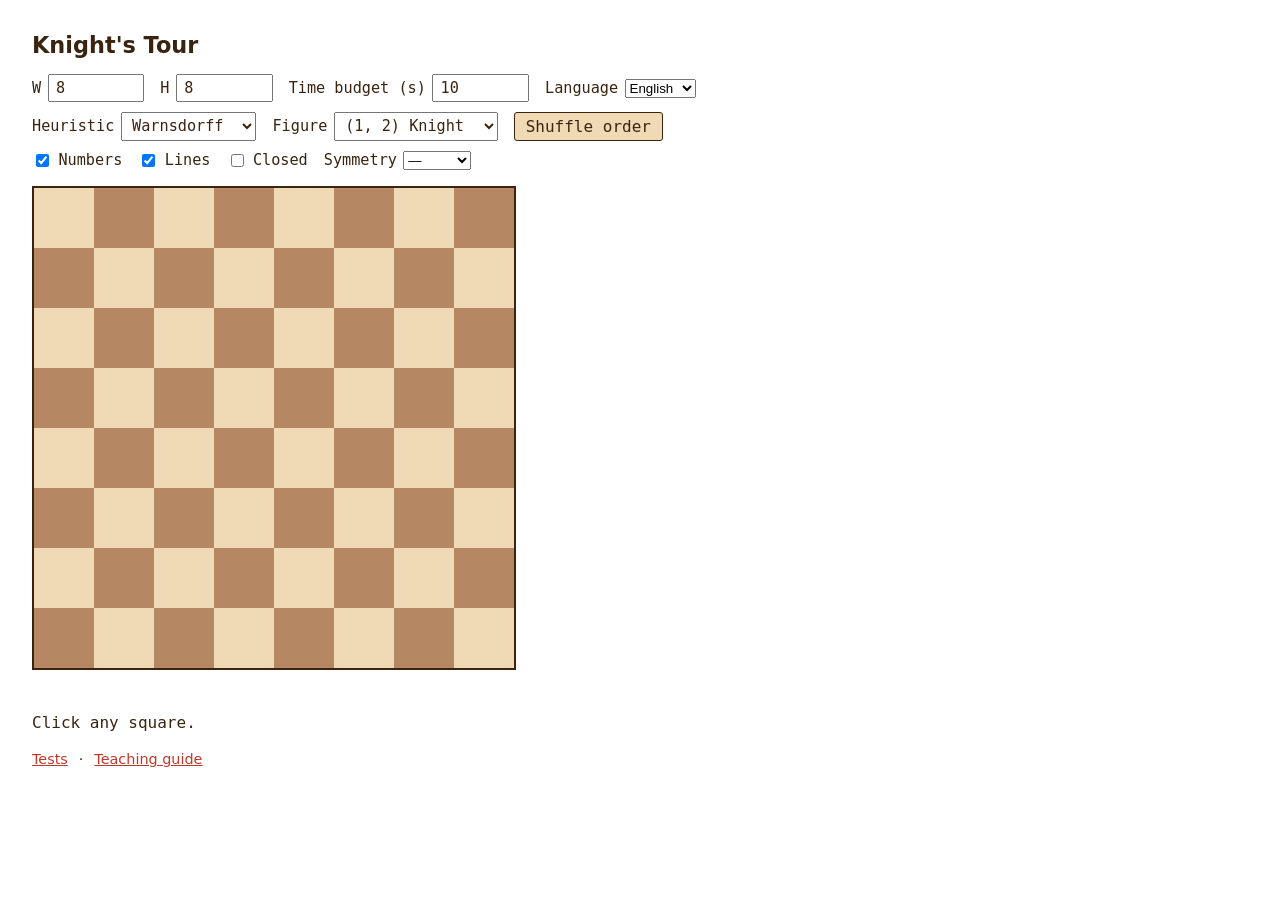
<file: index.html>
<!DOCTYPE html>
<html lang="en">
<head>
  <meta charset="UTF-8">
  <meta name="viewport" content="width=device-width, initial-scale=1.0">
  <title>Knight's Tour</title>
  <link rel="stylesheet" href="style.css">
</head>
<body>
  <h1 id="title"></h1>
  <div id="controls">
    <label>W <input id="w-input" type="number" min="1" value="8"></label>
    <label>H <input id="h-input" type="number" min="1" value="8"></label>
    <label>
      <span id="lbl-time-budget" data-i18n="timeBudgetLabel"></span>
      <input id="time-budget-input" type="number" min="1" value="10">
    </label>
    <label>
      <span id="lbl-lang" data-i18n="langLabel"></span>
      <select id="lang-select">
        <option value="en">English</option>
        <option value="de">Deutsch</option>
      </select>
    </label>
  </div>
  <div id="controls2">
    <label>
      <span id="lbl-heuristic" data-i18n="heuristicLabel"></span>
      <select id="heuristic-select">
        <option value="warnsdorff" data-i18n="heur_warnsdorff">Warnsdorff</option>
        <option value="outsideIn"  data-i18n="heur_outsideIn">Outside-In</option>
        <option value="bruteForce" data-i18n="heur_bruteForce">Brute Force</option>
      </select>
    </label>
    <label>
      <span id="lbl-figure" data-i18n="figureLabel"></span>
      <select id="figure-select">
        <option value="1,2" data-i18n="fig_1_2">(1, 2)</option>
        <option value="1,4" data-i18n="fig_1_4">(1, 4)</option>
        <option value="2,3" data-i18n="fig_2_3">(2, 3)</option>
        <option value="3,4" data-i18n="fig_3_4">(3, 4)</option>
      </select>
    </label>
    <button id="mix-btn" type="button" data-i18n="mixBtn"></button>
  </div>
  <div id="controls3">
    <label><input type="checkbox" id="show-numbers" checked> <span id="lbl-numbers" data-i18n="numbersLabel"></span></label>
    <label><input type="checkbox" id="show-lines"   checked> <span id="lbl-lines"   data-i18n="linesLabel"></span></label>
    <label><input type="checkbox" id="want-closed">          <span id="lbl-closed"  data-i18n="closedLabel"></span></label>
    <label>
      <span id="lbl-symmetry" data-i18n="symmetryLabel"></span>
      <select id="symmetry-select">
        <option value="none"  data-i18n="sym_none">—</option>
        <option value="axisV" data-i18n="sym_axisV">Axis-V</option>
        <option value="point" data-i18n="sym_point">Point</option>
        <option value="rot90" data-i18n="sym_rot90">Rot-90°</option>
      </select>
    </label>
  </div>
  <div id="board"></div>
  <div id="search-controls">
    <button id="stop-btn"        type="button" data-i18n="stopBtn"        hidden></button>
    <button id="sensitivity-btn" type="button" data-i18n="sensitivityBtn" hidden></button>
  </div>
  <div id="status"  aria-live="polite" aria-atomic="true"></div>
  <div id="status2" aria-live="polite" aria-atomic="true"></div>
  <div id="footer-links">
    <a href="tests/test.html" data-i18n="testsLink">Tests</a>
    <span class="sep">·</span>
    <a href="LEHRUNTERLAGE.html" data-i18n="guideLink">Teaching guide</a>
  </div>
  <script src="js/i18n.js"></script>
  <script src="js/figures.js"></script>
  <script src="js/sym.js"></script>
  <script src="js/solver.js"></script>
  <script src="js/state.js"></script>
  <script src="js/board.js"></script>
  <script src="js/renderer.js"></script>
  <script src="js/ui.js"></script>
  <script src="js/driver.js"></script>
  <script src="js/app.js"></script>
</body>
</html>
</file>
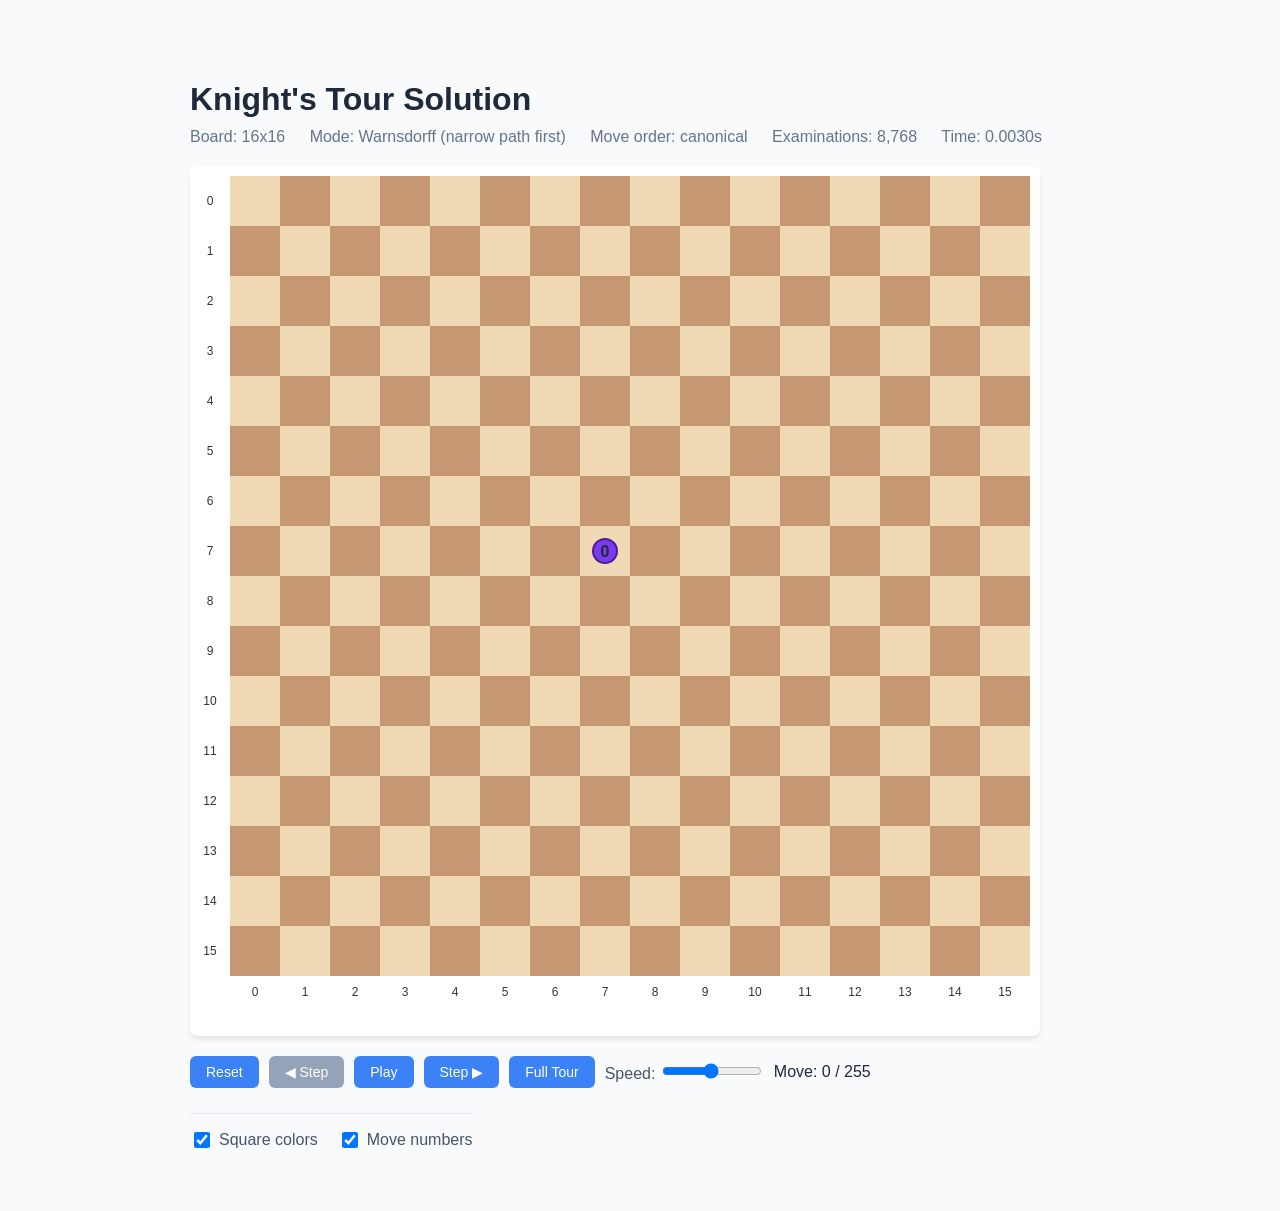
<file: knight-tour.html>
<!DOCTYPE html>
<html lang="en">
<head>
    <meta charset="UTF-8">
    <meta name="viewport" content="width=device-width, initial-scale=1.0">
    <title>Knight's Tour - 16x16</title>
    <style>
body {
    font-family: -apple-system, BlinkMacSystemFont, 'Segoe UI', Roboto, sans-serif;
    max-width: 900px;
    margin: 40px auto;
    padding: 20px;
    background: #f8fafc;
}
h1 {
    color: #1e293b;
    margin-bottom: 10px;
}
.metadata {
    color: #64748b;
    margin-bottom: 20px;
}
.metadata span {
    margin-right: 20px;
}
#board {
    display: block;
    margin: 20px 0;
    background: white;
    border-radius: 8px;
    box-shadow: 0 4px 6px -1px rgba(0,0,0,0.1);
    padding: 10px;
}
.controls {
    display: flex;
    gap: 10px;
    align-items: center;
    margin-top: 20px;
    flex-wrap: wrap;
}
.controls button {
    padding: 8px 16px;
    font-size: 14px;
    border: none;
    border-radius: 6px;
    background: #3b82f6;
    color: white;
    cursor: pointer;
    transition: background 0.2s;
}
.controls button:hover {
    background: #2563eb;
}
.controls button:disabled {
    background: #94a3b8;
    cursor: not-allowed;
}
.controls label {
    color: #475569;
}
.controls input[type="range"] {
    width: 100px;
}
#move-display {
    font-size: 16px;
    color: #1e293b;
    font-weight: 500;
    min-width: 120px;
}
.view-options {
    margin-top: 15px;
    padding-top: 15px;
    border-top: 1px solid #e2e8f0;
    display: flex;
    gap: 20px;
    flex-wrap: wrap;
}
.view-options label {
    display: flex;
    align-items: center;
    gap: 6px;
    color: #475569;
    cursor: pointer;
    user-select: none;
}
.view-options input[type="checkbox"] {
    width: 16px;
    height: 16px;
    cursor: pointer;
}
</style>
</head>
<body>
    <h1>Knight's Tour Solution</h1>
    <div class="metadata">
        <span>Board: 16x16</span>
        <span>Mode: Warnsdorff (narrow path first)</span>
        <span>Move order: canonical</span>
        <span>Examinations: 8,768</span>
        <span>Time: 0.0030s</span>
    </div>
    <svg id="board" width="830" height="850"
     xmlns="http://www.w3.org/2000/svg">
    <!-- Grid with colors -->
    <g id="grid-colored">
    <rect x="30" y="0" width="50" height="50" fill="#f0d9b5" />
    <rect x="80" y="0" width="50" height="50" fill="#c59873" />
    <rect x="130" y="0" width="50" height="50" fill="#f0d9b5" />
    <rect x="180" y="0" width="50" height="50" fill="#c59873" />
    <rect x="230" y="0" width="50" height="50" fill="#f0d9b5" />
    <rect x="280" y="0" width="50" height="50" fill="#c59873" />
    <rect x="330" y="0" width="50" height="50" fill="#f0d9b5" />
    <rect x="380" y="0" width="50" height="50" fill="#c59873" />
    <rect x="430" y="0" width="50" height="50" fill="#f0d9b5" />
    <rect x="480" y="0" width="50" height="50" fill="#c59873" />
    <rect x="530" y="0" width="50" height="50" fill="#f0d9b5" />
    <rect x="580" y="0" width="50" height="50" fill="#c59873" />
    <rect x="630" y="0" width="50" height="50" fill="#f0d9b5" />
    <rect x="680" y="0" width="50" height="50" fill="#c59873" />
    <rect x="730" y="0" width="50" height="50" fill="#f0d9b5" />
    <rect x="780" y="0" width="50" height="50" fill="#c59873" />
    <rect x="30" y="50" width="50" height="50" fill="#c59873" />
    <rect x="80" y="50" width="50" height="50" fill="#f0d9b5" />
    <rect x="130" y="50" width="50" height="50" fill="#c59873" />
    <rect x="180" y="50" width="50" height="50" fill="#f0d9b5" />
    <rect x="230" y="50" width="50" height="50" fill="#c59873" />
    <rect x="280" y="50" width="50" height="50" fill="#f0d9b5" />
    <rect x="330" y="50" width="50" height="50" fill="#c59873" />
    <rect x="380" y="50" width="50" height="50" fill="#f0d9b5" />
    <rect x="430" y="50" width="50" height="50" fill="#c59873" />
    <rect x="480" y="50" width="50" height="50" fill="#f0d9b5" />
    <rect x="530" y="50" width="50" height="50" fill="#c59873" />
    <rect x="580" y="50" width="50" height="50" fill="#f0d9b5" />
    <rect x="630" y="50" width="50" height="50" fill="#c59873" />
    <rect x="680" y="50" width="50" height="50" fill="#f0d9b5" />
    <rect x="730" y="50" width="50" height="50" fill="#c59873" />
    <rect x="780" y="50" width="50" height="50" fill="#f0d9b5" />
    <rect x="30" y="100" width="50" height="50" fill="#f0d9b5" />
    <rect x="80" y="100" width="50" height="50" fill="#c59873" />
    <rect x="130" y="100" width="50" height="50" fill="#f0d9b5" />
    <rect x="180" y="100" width="50" height="50" fill="#c59873" />
    <rect x="230" y="100" width="50" height="50" fill="#f0d9b5" />
    <rect x="280" y="100" width="50" height="50" fill="#c59873" />
    <rect x="330" y="100" width="50" height="50" fill="#f0d9b5" />
    <rect x="380" y="100" width="50" height="50" fill="#c59873" />
    <rect x="430" y="100" width="50" height="50" fill="#f0d9b5" />
    <rect x="480" y="100" width="50" height="50" fill="#c59873" />
    <rect x="530" y="100" width="50" height="50" fill="#f0d9b5" />
    <rect x="580" y="100" width="50" height="50" fill="#c59873" />
    <rect x="630" y="100" width="50" height="50" fill="#f0d9b5" />
    <rect x="680" y="100" width="50" height="50" fill="#c59873" />
    <rect x="730" y="100" width="50" height="50" fill="#f0d9b5" />
    <rect x="780" y="100" width="50" height="50" fill="#c59873" />
    <rect x="30" y="150" width="50" height="50" fill="#c59873" />
    <rect x="80" y="150" width="50" height="50" fill="#f0d9b5" />
    <rect x="130" y="150" width="50" height="50" fill="#c59873" />
    <rect x="180" y="150" width="50" height="50" fill="#f0d9b5" />
    <rect x="230" y="150" width="50" height="50" fill="#c59873" />
    <rect x="280" y="150" width="50" height="50" fill="#f0d9b5" />
    <rect x="330" y="150" width="50" height="50" fill="#c59873" />
    <rect x="380" y="150" width="50" height="50" fill="#f0d9b5" />
    <rect x="430" y="150" width="50" height="50" fill="#c59873" />
    <rect x="480" y="150" width="50" height="50" fill="#f0d9b5" />
    <rect x="530" y="150" width="50" height="50" fill="#c59873" />
    <rect x="580" y="150" width="50" height="50" fill="#f0d9b5" />
    <rect x="630" y="150" width="50" height="50" fill="#c59873" />
    <rect x="680" y="150" width="50" height="50" fill="#f0d9b5" />
    <rect x="730" y="150" width="50" height="50" fill="#c59873" />
    <rect x="780" y="150" width="50" height="50" fill="#f0d9b5" />
    <rect x="30" y="200" width="50" height="50" fill="#f0d9b5" />
    <rect x="80" y="200" width="50" height="50" fill="#c59873" />
    <rect x="130" y="200" width="50" height="50" fill="#f0d9b5" />
    <rect x="180" y="200" width="50" height="50" fill="#c59873" />
    <rect x="230" y="200" width="50" height="50" fill="#f0d9b5" />
    <rect x="280" y="200" width="50" height="50" fill="#c59873" />
    <rect x="330" y="200" width="50" height="50" fill="#f0d9b5" />
    <rect x="380" y="200" width="50" height="50" fill="#c59873" />
    <rect x="430" y="200" width="50" height="50" fill="#f0d9b5" />
    <rect x="480" y="200" width="50" height="50" fill="#c59873" />
    <rect x="530" y="200" width="50" height="50" fill="#f0d9b5" />
    <rect x="580" y="200" width="50" height="50" fill="#c59873" />
    <rect x="630" y="200" width="50" height="50" fill="#f0d9b5" />
    <rect x="680" y="200" width="50" height="50" fill="#c59873" />
    <rect x="730" y="200" width="50" height="50" fill="#f0d9b5" />
    <rect x="780" y="200" width="50" height="50" fill="#c59873" />
    <rect x="30" y="250" width="50" height="50" fill="#c59873" />
    <rect x="80" y="250" width="50" height="50" fill="#f0d9b5" />
    <rect x="130" y="250" width="50" height="50" fill="#c59873" />
    <rect x="180" y="250" width="50" height="50" fill="#f0d9b5" />
    <rect x="230" y="250" width="50" height="50" fill="#c59873" />
    <rect x="280" y="250" width="50" height="50" fill="#f0d9b5" />
    <rect x="330" y="250" width="50" height="50" fill="#c59873" />
    <rect x="380" y="250" width="50" height="50" fill="#f0d9b5" />
    <rect x="430" y="250" width="50" height="50" fill="#c59873" />
    <rect x="480" y="250" width="50" height="50" fill="#f0d9b5" />
    <rect x="530" y="250" width="50" height="50" fill="#c59873" />
    <rect x="580" y="250" width="50" height="50" fill="#f0d9b5" />
    <rect x="630" y="250" width="50" height="50" fill="#c59873" />
    <rect x="680" y="250" width="50" height="50" fill="#f0d9b5" />
    <rect x="730" y="250" width="50" height="50" fill="#c59873" />
    <rect x="780" y="250" width="50" height="50" fill="#f0d9b5" />
    <rect x="30" y="300" width="50" height="50" fill="#f0d9b5" />
    <rect x="80" y="300" width="50" height="50" fill="#c59873" />
    <rect x="130" y="300" width="50" height="50" fill="#f0d9b5" />
    <rect x="180" y="300" width="50" height="50" fill="#c59873" />
    <rect x="230" y="300" width="50" height="50" fill="#f0d9b5" />
    <rect x="280" y="300" width="50" height="50" fill="#c59873" />
    <rect x="330" y="300" width="50" height="50" fill="#f0d9b5" />
    <rect x="380" y="300" width="50" height="50" fill="#c59873" />
    <rect x="430" y="300" width="50" height="50" fill="#f0d9b5" />
    <rect x="480" y="300" width="50" height="50" fill="#c59873" />
    <rect x="530" y="300" width="50" height="50" fill="#f0d9b5" />
    <rect x="580" y="300" width="50" height="50" fill="#c59873" />
    <rect x="630" y="300" width="50" height="50" fill="#f0d9b5" />
    <rect x="680" y="300" width="50" height="50" fill="#c59873" />
    <rect x="730" y="300" width="50" height="50" fill="#f0d9b5" />
    <rect x="780" y="300" width="50" height="50" fill="#c59873" />
    <rect x="30" y="350" width="50" height="50" fill="#c59873" />
    <rect x="80" y="350" width="50" height="50" fill="#f0d9b5" />
    <rect x="130" y="350" width="50" height="50" fill="#c59873" />
    <rect x="180" y="350" width="50" height="50" fill="#f0d9b5" />
    <rect x="230" y="350" width="50" height="50" fill="#c59873" />
    <rect x="280" y="350" width="50" height="50" fill="#f0d9b5" />
    <rect x="330" y="350" width="50" height="50" fill="#c59873" />
    <rect x="380" y="350" width="50" height="50" fill="#f0d9b5" />
    <rect x="430" y="350" width="50" height="50" fill="#c59873" />
    <rect x="480" y="350" width="50" height="50" fill="#f0d9b5" />
    <rect x="530" y="350" width="50" height="50" fill="#c59873" />
    <rect x="580" y="350" width="50" height="50" fill="#f0d9b5" />
    <rect x="630" y="350" width="50" height="50" fill="#c59873" />
    <rect x="680" y="350" width="50" height="50" fill="#f0d9b5" />
    <rect x="730" y="350" width="50" height="50" fill="#c59873" />
    <rect x="780" y="350" width="50" height="50" fill="#f0d9b5" />
    <rect x="30" y="400" width="50" height="50" fill="#f0d9b5" />
    <rect x="80" y="400" width="50" height="50" fill="#c59873" />
    <rect x="130" y="400" width="50" height="50" fill="#f0d9b5" />
    <rect x="180" y="400" width="50" height="50" fill="#c59873" />
    <rect x="230" y="400" width="50" height="50" fill="#f0d9b5" />
    <rect x="280" y="400" width="50" height="50" fill="#c59873" />
    <rect x="330" y="400" width="50" height="50" fill="#f0d9b5" />
    <rect x="380" y="400" width="50" height="50" fill="#c59873" />
    <rect x="430" y="400" width="50" height="50" fill="#f0d9b5" />
    <rect x="480" y="400" width="50" height="50" fill="#c59873" />
    <rect x="530" y="400" width="50" height="50" fill="#f0d9b5" />
    <rect x="580" y="400" width="50" height="50" fill="#c59873" />
    <rect x="630" y="400" width="50" height="50" fill="#f0d9b5" />
    <rect x="680" y="400" width="50" height="50" fill="#c59873" />
    <rect x="730" y="400" width="50" height="50" fill="#f0d9b5" />
    <rect x="780" y="400" width="50" height="50" fill="#c59873" />
    <rect x="30" y="450" width="50" height="50" fill="#c59873" />
    <rect x="80" y="450" width="50" height="50" fill="#f0d9b5" />
    <rect x="130" y="450" width="50" height="50" fill="#c59873" />
    <rect x="180" y="450" width="50" height="50" fill="#f0d9b5" />
    <rect x="230" y="450" width="50" height="50" fill="#c59873" />
    <rect x="280" y="450" width="50" height="50" fill="#f0d9b5" />
    <rect x="330" y="450" width="50" height="50" fill="#c59873" />
    <rect x="380" y="450" width="50" height="50" fill="#f0d9b5" />
    <rect x="430" y="450" width="50" height="50" fill="#c59873" />
    <rect x="480" y="450" width="50" height="50" fill="#f0d9b5" />
    <rect x="530" y="450" width="50" height="50" fill="#c59873" />
    <rect x="580" y="450" width="50" height="50" fill="#f0d9b5" />
    <rect x="630" y="450" width="50" height="50" fill="#c59873" />
    <rect x="680" y="450" width="50" height="50" fill="#f0d9b5" />
    <rect x="730" y="450" width="50" height="50" fill="#c59873" />
    <rect x="780" y="450" width="50" height="50" fill="#f0d9b5" />
    <rect x="30" y="500" width="50" height="50" fill="#f0d9b5" />
    <rect x="80" y="500" width="50" height="50" fill="#c59873" />
    <rect x="130" y="500" width="50" height="50" fill="#f0d9b5" />
    <rect x="180" y="500" width="50" height="50" fill="#c59873" />
    <rect x="230" y="500" width="50" height="50" fill="#f0d9b5" />
    <rect x="280" y="500" width="50" height="50" fill="#c59873" />
    <rect x="330" y="500" width="50" height="50" fill="#f0d9b5" />
    <rect x="380" y="500" width="50" height="50" fill="#c59873" />
    <rect x="430" y="500" width="50" height="50" fill="#f0d9b5" />
    <rect x="480" y="500" width="50" height="50" fill="#c59873" />
    <rect x="530" y="500" width="50" height="50" fill="#f0d9b5" />
    <rect x="580" y="500" width="50" height="50" fill="#c59873" />
    <rect x="630" y="500" width="50" height="50" fill="#f0d9b5" />
    <rect x="680" y="500" width="50" height="50" fill="#c59873" />
    <rect x="730" y="500" width="50" height="50" fill="#f0d9b5" />
    <rect x="780" y="500" width="50" height="50" fill="#c59873" />
    <rect x="30" y="550" width="50" height="50" fill="#c59873" />
    <rect x="80" y="550" width="50" height="50" fill="#f0d9b5" />
    <rect x="130" y="550" width="50" height="50" fill="#c59873" />
    <rect x="180" y="550" width="50" height="50" fill="#f0d9b5" />
    <rect x="230" y="550" width="50" height="50" fill="#c59873" />
    <rect x="280" y="550" width="50" height="50" fill="#f0d9b5" />
    <rect x="330" y="550" width="50" height="50" fill="#c59873" />
    <rect x="380" y="550" width="50" height="50" fill="#f0d9b5" />
    <rect x="430" y="550" width="50" height="50" fill="#c59873" />
    <rect x="480" y="550" width="50" height="50" fill="#f0d9b5" />
    <rect x="530" y="550" width="50" height="50" fill="#c59873" />
    <rect x="580" y="550" width="50" height="50" fill="#f0d9b5" />
    <rect x="630" y="550" width="50" height="50" fill="#c59873" />
    <rect x="680" y="550" width="50" height="50" fill="#f0d9b5" />
    <rect x="730" y="550" width="50" height="50" fill="#c59873" />
    <rect x="780" y="550" width="50" height="50" fill="#f0d9b5" />
    <rect x="30" y="600" width="50" height="50" fill="#f0d9b5" />
    <rect x="80" y="600" width="50" height="50" fill="#c59873" />
    <rect x="130" y="600" width="50" height="50" fill="#f0d9b5" />
    <rect x="180" y="600" width="50" height="50" fill="#c59873" />
    <rect x="230" y="600" width="50" height="50" fill="#f0d9b5" />
    <rect x="280" y="600" width="50" height="50" fill="#c59873" />
    <rect x="330" y="600" width="50" height="50" fill="#f0d9b5" />
    <rect x="380" y="600" width="50" height="50" fill="#c59873" />
    <rect x="430" y="600" width="50" height="50" fill="#f0d9b5" />
    <rect x="480" y="600" width="50" height="50" fill="#c59873" />
    <rect x="530" y="600" width="50" height="50" fill="#f0d9b5" />
    <rect x="580" y="600" width="50" height="50" fill="#c59873" />
    <rect x="630" y="600" width="50" height="50" fill="#f0d9b5" />
    <rect x="680" y="600" width="50" height="50" fill="#c59873" />
    <rect x="730" y="600" width="50" height="50" fill="#f0d9b5" />
    <rect x="780" y="600" width="50" height="50" fill="#c59873" />
    <rect x="30" y="650" width="50" height="50" fill="#c59873" />
    <rect x="80" y="650" width="50" height="50" fill="#f0d9b5" />
    <rect x="130" y="650" width="50" height="50" fill="#c59873" />
    <rect x="180" y="650" width="50" height="50" fill="#f0d9b5" />
    <rect x="230" y="650" width="50" height="50" fill="#c59873" />
    <rect x="280" y="650" width="50" height="50" fill="#f0d9b5" />
    <rect x="330" y="650" width="50" height="50" fill="#c59873" />
    <rect x="380" y="650" width="50" height="50" fill="#f0d9b5" />
    <rect x="430" y="650" width="50" height="50" fill="#c59873" />
    <rect x="480" y="650" width="50" height="50" fill="#f0d9b5" />
    <rect x="530" y="650" width="50" height="50" fill="#c59873" />
    <rect x="580" y="650" width="50" height="50" fill="#f0d9b5" />
    <rect x="630" y="650" width="50" height="50" fill="#c59873" />
    <rect x="680" y="650" width="50" height="50" fill="#f0d9b5" />
    <rect x="730" y="650" width="50" height="50" fill="#c59873" />
    <rect x="780" y="650" width="50" height="50" fill="#f0d9b5" />
    <rect x="30" y="700" width="50" height="50" fill="#f0d9b5" />
    <rect x="80" y="700" width="50" height="50" fill="#c59873" />
    <rect x="130" y="700" width="50" height="50" fill="#f0d9b5" />
    <rect x="180" y="700" width="50" height="50" fill="#c59873" />
    <rect x="230" y="700" width="50" height="50" fill="#f0d9b5" />
    <rect x="280" y="700" width="50" height="50" fill="#c59873" />
    <rect x="330" y="700" width="50" height="50" fill="#f0d9b5" />
    <rect x="380" y="700" width="50" height="50" fill="#c59873" />
    <rect x="430" y="700" width="50" height="50" fill="#f0d9b5" />
    <rect x="480" y="700" width="50" height="50" fill="#c59873" />
    <rect x="530" y="700" width="50" height="50" fill="#f0d9b5" />
    <rect x="580" y="700" width="50" height="50" fill="#c59873" />
    <rect x="630" y="700" width="50" height="50" fill="#f0d9b5" />
    <rect x="680" y="700" width="50" height="50" fill="#c59873" />
    <rect x="730" y="700" width="50" height="50" fill="#f0d9b5" />
    <rect x="780" y="700" width="50" height="50" fill="#c59873" />
    <rect x="30" y="750" width="50" height="50" fill="#c59873" />
    <rect x="80" y="750" width="50" height="50" fill="#f0d9b5" />
    <rect x="130" y="750" width="50" height="50" fill="#c59873" />
    <rect x="180" y="750" width="50" height="50" fill="#f0d9b5" />
    <rect x="230" y="750" width="50" height="50" fill="#c59873" />
    <rect x="280" y="750" width="50" height="50" fill="#f0d9b5" />
    <rect x="330" y="750" width="50" height="50" fill="#c59873" />
    <rect x="380" y="750" width="50" height="50" fill="#f0d9b5" />
    <rect x="430" y="750" width="50" height="50" fill="#c59873" />
    <rect x="480" y="750" width="50" height="50" fill="#f0d9b5" />
    <rect x="530" y="750" width="50" height="50" fill="#c59873" />
    <rect x="580" y="750" width="50" height="50" fill="#f0d9b5" />
    <rect x="630" y="750" width="50" height="50" fill="#c59873" />
    <rect x="680" y="750" width="50" height="50" fill="#f0d9b5" />
    <rect x="730" y="750" width="50" height="50" fill="#c59873" />
    <rect x="780" y="750" width="50" height="50" fill="#f0d9b5" />
    </g>

    <!-- Grid without colors (hidden by default) -->
    <g id="grid-plain" style="display:none;">
    <rect x="30" y="0" width="50" height="50" fill="white" stroke="#ccc" stroke-width="1" />
    <rect x="80" y="0" width="50" height="50" fill="white" stroke="#ccc" stroke-width="1" />
    <rect x="130" y="0" width="50" height="50" fill="white" stroke="#ccc" stroke-width="1" />
    <rect x="180" y="0" width="50" height="50" fill="white" stroke="#ccc" stroke-width="1" />
    <rect x="230" y="0" width="50" height="50" fill="white" stroke="#ccc" stroke-width="1" />
    <rect x="280" y="0" width="50" height="50" fill="white" stroke="#ccc" stroke-width="1" />
    <rect x="330" y="0" width="50" height="50" fill="white" stroke="#ccc" stroke-width="1" />
    <rect x="380" y="0" width="50" height="50" fill="white" stroke="#ccc" stroke-width="1" />
    <rect x="430" y="0" width="50" height="50" fill="white" stroke="#ccc" stroke-width="1" />
    <rect x="480" y="0" width="50" height="50" fill="white" stroke="#ccc" stroke-width="1" />
    <rect x="530" y="0" width="50" height="50" fill="white" stroke="#ccc" stroke-width="1" />
    <rect x="580" y="0" width="50" height="50" fill="white" stroke="#ccc" stroke-width="1" />
    <rect x="630" y="0" width="50" height="50" fill="white" stroke="#ccc" stroke-width="1" />
    <rect x="680" y="0" width="50" height="50" fill="white" stroke="#ccc" stroke-width="1" />
    <rect x="730" y="0" width="50" height="50" fill="white" stroke="#ccc" stroke-width="1" />
    <rect x="780" y="0" width="50" height="50" fill="white" stroke="#ccc" stroke-width="1" />
    <rect x="30" y="50" width="50" height="50" fill="white" stroke="#ccc" stroke-width="1" />
    <rect x="80" y="50" width="50" height="50" fill="white" stroke="#ccc" stroke-width="1" />
    <rect x="130" y="50" width="50" height="50" fill="white" stroke="#ccc" stroke-width="1" />
    <rect x="180" y="50" width="50" height="50" fill="white" stroke="#ccc" stroke-width="1" />
    <rect x="230" y="50" width="50" height="50" fill="white" stroke="#ccc" stroke-width="1" />
    <rect x="280" y="50" width="50" height="50" fill="white" stroke="#ccc" stroke-width="1" />
    <rect x="330" y="50" width="50" height="50" fill="white" stroke="#ccc" stroke-width="1" />
    <rect x="380" y="50" width="50" height="50" fill="white" stroke="#ccc" stroke-width="1" />
    <rect x="430" y="50" width="50" height="50" fill="white" stroke="#ccc" stroke-width="1" />
    <rect x="480" y="50" width="50" height="50" fill="white" stroke="#ccc" stroke-width="1" />
    <rect x="530" y="50" width="50" height="50" fill="white" stroke="#ccc" stroke-width="1" />
    <rect x="580" y="50" width="50" height="50" fill="white" stroke="#ccc" stroke-width="1" />
    <rect x="630" y="50" width="50" height="50" fill="white" stroke="#ccc" stroke-width="1" />
    <rect x="680" y="50" width="50" height="50" fill="white" stroke="#ccc" stroke-width="1" />
    <rect x="730" y="50" width="50" height="50" fill="white" stroke="#ccc" stroke-width="1" />
    <rect x="780" y="50" width="50" height="50" fill="white" stroke="#ccc" stroke-width="1" />
    <rect x="30" y="100" width="50" height="50" fill="white" stroke="#ccc" stroke-width="1" />
    <rect x="80" y="100" width="50" height="50" fill="white" stroke="#ccc" stroke-width="1" />
    <rect x="130" y="100" width="50" height="50" fill="white" stroke="#ccc" stroke-width="1" />
    <rect x="180" y="100" width="50" height="50" fill="white" stroke="#ccc" stroke-width="1" />
    <rect x="230" y="100" width="50" height="50" fill="white" stroke="#ccc" stroke-width="1" />
    <rect x="280" y="100" width="50" height="50" fill="white" stroke="#ccc" stroke-width="1" />
    <rect x="330" y="100" width="50" height="50" fill="white" stroke="#ccc" stroke-width="1" />
    <rect x="380" y="100" width="50" height="50" fill="white" stroke="#ccc" stroke-width="1" />
    <rect x="430" y="100" width="50" height="50" fill="white" stroke="#ccc" stroke-width="1" />
    <rect x="480" y="100" width="50" height="50" fill="white" stroke="#ccc" stroke-width="1" />
    <rect x="530" y="100" width="50" height="50" fill="white" stroke="#ccc" stroke-width="1" />
    <rect x="580" y="100" width="50" height="50" fill="white" stroke="#ccc" stroke-width="1" />
    <rect x="630" y="100" width="50" height="50" fill="white" stroke="#ccc" stroke-width="1" />
    <rect x="680" y="100" width="50" height="50" fill="white" stroke="#ccc" stroke-width="1" />
    <rect x="730" y="100" width="50" height="50" fill="white" stroke="#ccc" stroke-width="1" />
    <rect x="780" y="100" width="50" height="50" fill="white" stroke="#ccc" stroke-width="1" />
    <rect x="30" y="150" width="50" height="50" fill="white" stroke="#ccc" stroke-width="1" />
    <rect x="80" y="150" width="50" height="50" fill="white" stroke="#ccc" stroke-width="1" />
    <rect x="130" y="150" width="50" height="50" fill="white" stroke="#ccc" stroke-width="1" />
    <rect x="180" y="150" width="50" height="50" fill="white" stroke="#ccc" stroke-width="1" />
    <rect x="230" y="150" width="50" height="50" fill="white" stroke="#ccc" stroke-width="1" />
    <rect x="280" y="150" width="50" height="50" fill="white" stroke="#ccc" stroke-width="1" />
    <rect x="330" y="150" width="50" height="50" fill="white" stroke="#ccc" stroke-width="1" />
    <rect x="380" y="150" width="50" height="50" fill="white" stroke="#ccc" stroke-width="1" />
    <rect x="430" y="150" width="50" height="50" fill="white" stroke="#ccc" stroke-width="1" />
    <rect x="480" y="150" width="50" height="50" fill="white" stroke="#ccc" stroke-width="1" />
    <rect x="530" y="150" width="50" height="50" fill="white" stroke="#ccc" stroke-width="1" />
    <rect x="580" y="150" width="50" height="50" fill="white" stroke="#ccc" stroke-width="1" />
    <rect x="630" y="150" width="50" height="50" fill="white" stroke="#ccc" stroke-width="1" />
    <rect x="680" y="150" width="50" height="50" fill="white" stroke="#ccc" stroke-width="1" />
    <rect x="730" y="150" width="50" height="50" fill="white" stroke="#ccc" stroke-width="1" />
    <rect x="780" y="150" width="50" height="50" fill="white" stroke="#ccc" stroke-width="1" />
    <rect x="30" y="200" width="50" height="50" fill="white" stroke="#ccc" stroke-width="1" />
    <rect x="80" y="200" width="50" height="50" fill="white" stroke="#ccc" stroke-width="1" />
    <rect x="130" y="200" width="50" height="50" fill="white" stroke="#ccc" stroke-width="1" />
    <rect x="180" y="200" width="50" height="50" fill="white" stroke="#ccc" stroke-width="1" />
    <rect x="230" y="200" width="50" height="50" fill="white" stroke="#ccc" stroke-width="1" />
    <rect x="280" y="200" width="50" height="50" fill="white" stroke="#ccc" stroke-width="1" />
    <rect x="330" y="200" width="50" height="50" fill="white" stroke="#ccc" stroke-width="1" />
    <rect x="380" y="200" width="50" height="50" fill="white" stroke="#ccc" stroke-width="1" />
    <rect x="430" y="200" width="50" height="50" fill="white" stroke="#ccc" stroke-width="1" />
    <rect x="480" y="200" width="50" height="50" fill="white" stroke="#ccc" stroke-width="1" />
    <rect x="530" y="200" width="50" height="50" fill="white" stroke="#ccc" stroke-width="1" />
    <rect x="580" y="200" width="50" height="50" fill="white" stroke="#ccc" stroke-width="1" />
    <rect x="630" y="200" width="50" height="50" fill="white" stroke="#ccc" stroke-width="1" />
    <rect x="680" y="200" width="50" height="50" fill="white" stroke="#ccc" stroke-width="1" />
    <rect x="730" y="200" width="50" height="50" fill="white" stroke="#ccc" stroke-width="1" />
    <rect x="780" y="200" width="50" height="50" fill="white" stroke="#ccc" stroke-width="1" />
    <rect x="30" y="250" width="50" height="50" fill="white" stroke="#ccc" stroke-width="1" />
    <rect x="80" y="250" width="50" height="50" fill="white" stroke="#ccc" stroke-width="1" />
    <rect x="130" y="250" width="50" height="50" fill="white" stroke="#ccc" stroke-width="1" />
    <rect x="180" y="250" width="50" height="50" fill="white" stroke="#ccc" stroke-width="1" />
    <rect x="230" y="250" width="50" height="50" fill="white" stroke="#ccc" stroke-width="1" />
    <rect x="280" y="250" width="50" height="50" fill="white" stroke="#ccc" stroke-width="1" />
    <rect x="330" y="250" width="50" height="50" fill="white" stroke="#ccc" stroke-width="1" />
    <rect x="380" y="250" width="50" height="50" fill="white" stroke="#ccc" stroke-width="1" />
    <rect x="430" y="250" width="50" height="50" fill="white" stroke="#ccc" stroke-width="1" />
    <rect x="480" y="250" width="50" height="50" fill="white" stroke="#ccc" stroke-width="1" />
    <rect x="530" y="250" width="50" height="50" fill="white" stroke="#ccc" stroke-width="1" />
    <rect x="580" y="250" width="50" height="50" fill="white" stroke="#ccc" stroke-width="1" />
    <rect x="630" y="250" width="50" height="50" fill="white" stroke="#ccc" stroke-width="1" />
    <rect x="680" y="250" width="50" height="50" fill="white" stroke="#ccc" stroke-width="1" />
    <rect x="730" y="250" width="50" height="50" fill="white" stroke="#ccc" stroke-width="1" />
    <rect x="780" y="250" width="50" height="50" fill="white" stroke="#ccc" stroke-width="1" />
    <rect x="30" y="300" width="50" height="50" fill="white" stroke="#ccc" stroke-width="1" />
    <rect x="80" y="300" width="50" height="50" fill="white" stroke="#ccc" stroke-width="1" />
    <rect x="130" y="300" width="50" height="50" fill="white" stroke="#ccc" stroke-width="1" />
    <rect x="180" y="300" width="50" height="50" fill="white" stroke="#ccc" stroke-width="1" />
    <rect x="230" y="300" width="50" height="50" fill="white" stroke="#ccc" stroke-width="1" />
    <rect x="280" y="300" width="50" height="50" fill="white" stroke="#ccc" stroke-width="1" />
    <rect x="330" y="300" width="50" height="50" fill="white" stroke="#ccc" stroke-width="1" />
    <rect x="380" y="300" width="50" height="50" fill="white" stroke="#ccc" stroke-width="1" />
    <rect x="430" y="300" width="50" height="50" fill="white" stroke="#ccc" stroke-width="1" />
    <rect x="480" y="300" width="50" height="50" fill="white" stroke="#ccc" stroke-width="1" />
    <rect x="530" y="300" width="50" height="50" fill="white" stroke="#ccc" stroke-width="1" />
    <rect x="580" y="300" width="50" height="50" fill="white" stroke="#ccc" stroke-width="1" />
    <rect x="630" y="300" width="50" height="50" fill="white" stroke="#ccc" stroke-width="1" />
    <rect x="680" y="300" width="50" height="50" fill="white" stroke="#ccc" stroke-width="1" />
    <rect x="730" y="300" width="50" height="50" fill="white" stroke="#ccc" stroke-width="1" />
    <rect x="780" y="300" width="50" height="50" fill="white" stroke="#ccc" stroke-width="1" />
    <rect x="30" y="350" width="50" height="50" fill="white" stroke="#ccc" stroke-width="1" />
    <rect x="80" y="350" width="50" height="50" fill="white" stroke="#ccc" stroke-width="1" />
    <rect x="130" y="350" width="50" height="50" fill="white" stroke="#ccc" stroke-width="1" />
    <rect x="180" y="350" width="50" height="50" fill="white" stroke="#ccc" stroke-width="1" />
    <rect x="230" y="350" width="50" height="50" fill="white" stroke="#ccc" stroke-width="1" />
    <rect x="280" y="350" width="50" height="50" fill="white" stroke="#ccc" stroke-width="1" />
    <rect x="330" y="350" width="50" height="50" fill="white" stroke="#ccc" stroke-width="1" />
    <rect x="380" y="350" width="50" height="50" fill="white" stroke="#ccc" stroke-width="1" />
    <rect x="430" y="350" width="50" height="50" fill="white" stroke="#ccc" stroke-width="1" />
    <rect x="480" y="350" width="50" height="50" fill="white" stroke="#ccc" stroke-width="1" />
    <rect x="530" y="350" width="50" height="50" fill="white" stroke="#ccc" stroke-width="1" />
    <rect x="580" y="350" width="50" height="50" fill="white" stroke="#ccc" stroke-width="1" />
    <rect x="630" y="350" width="50" height="50" fill="white" stroke="#ccc" stroke-width="1" />
    <rect x="680" y="350" width="50" height="50" fill="white" stroke="#ccc" stroke-width="1" />
    <rect x="730" y="350" width="50" height="50" fill="white" stroke="#ccc" stroke-width="1" />
    <rect x="780" y="350" width="50" height="50" fill="white" stroke="#ccc" stroke-width="1" />
    <rect x="30" y="400" width="50" height="50" fill="white" stroke="#ccc" stroke-width="1" />
    <rect x="80" y="400" width="50" height="50" fill="white" stroke="#ccc" stroke-width="1" />
    <rect x="130" y="400" width="50" height="50" fill="white" stroke="#ccc" stroke-width="1" />
    <rect x="180" y="400" width="50" height="50" fill="white" stroke="#ccc" stroke-width="1" />
    <rect x="230" y="400" width="50" height="50" fill="white" stroke="#ccc" stroke-width="1" />
    <rect x="280" y="400" width="50" height="50" fill="white" stroke="#ccc" stroke-width="1" />
    <rect x="330" y="400" width="50" height="50" fill="white" stroke="#ccc" stroke-width="1" />
    <rect x="380" y="400" width="50" height="50" fill="white" stroke="#ccc" stroke-width="1" />
    <rect x="430" y="400" width="50" height="50" fill="white" stroke="#ccc" stroke-width="1" />
    <rect x="480" y="400" width="50" height="50" fill="white" stroke="#ccc" stroke-width="1" />
    <rect x="530" y="400" width="50" height="50" fill="white" stroke="#ccc" stroke-width="1" />
    <rect x="580" y="400" width="50" height="50" fill="white" stroke="#ccc" stroke-width="1" />
    <rect x="630" y="400" width="50" height="50" fill="white" stroke="#ccc" stroke-width="1" />
    <rect x="680" y="400" width="50" height="50" fill="white" stroke="#ccc" stroke-width="1" />
    <rect x="730" y="400" width="50" height="50" fill="white" stroke="#ccc" stroke-width="1" />
    <rect x="780" y="400" width="50" height="50" fill="white" stroke="#ccc" stroke-width="1" />
    <rect x="30" y="450" width="50" height="50" fill="white" stroke="#ccc" stroke-width="1" />
    <rect x="80" y="450" width="50" height="50" fill="white" stroke="#ccc" stroke-width="1" />
    <rect x="130" y="450" width="50" height="50" fill="white" stroke="#ccc" stroke-width="1" />
    <rect x="180" y="450" width="50" height="50" fill="white" stroke="#ccc" stroke-width="1" />
    <rect x="230" y="450" width="50" height="50" fill="white" stroke="#ccc" stroke-width="1" />
    <rect x="280" y="450" width="50" height="50" fill="white" stroke="#ccc" stroke-width="1" />
    <rect x="330" y="450" width="50" height="50" fill="white" stroke="#ccc" stroke-width="1" />
    <rect x="380" y="450" width="50" height="50" fill="white" stroke="#ccc" stroke-width="1" />
    <rect x="430" y="450" width="50" height="50" fill="white" stroke="#ccc" stroke-width="1" />
    <rect x="480" y="450" width="50" height="50" fill="white" stroke="#ccc" stroke-width="1" />
    <rect x="530" y="450" width="50" height="50" fill="white" stroke="#ccc" stroke-width="1" />
    <rect x="580" y="450" width="50" height="50" fill="white" stroke="#ccc" stroke-width="1" />
    <rect x="630" y="450" width="50" height="50" fill="white" stroke="#ccc" stroke-width="1" />
    <rect x="680" y="450" width="50" height="50" fill="white" stroke="#ccc" stroke-width="1" />
    <rect x="730" y="450" width="50" height="50" fill="white" stroke="#ccc" stroke-width="1" />
    <rect x="780" y="450" width="50" height="50" fill="white" stroke="#ccc" stroke-width="1" />
    <rect x="30" y="500" width="50" height="50" fill="white" stroke="#ccc" stroke-width="1" />
    <rect x="80" y="500" width="50" height="50" fill="white" stroke="#ccc" stroke-width="1" />
    <rect x="130" y="500" width="50" height="50" fill="white" stroke="#ccc" stroke-width="1" />
    <rect x="180" y="500" width="50" height="50" fill="white" stroke="#ccc" stroke-width="1" />
    <rect x="230" y="500" width="50" height="50" fill="white" stroke="#ccc" stroke-width="1" />
    <rect x="280" y="500" width="50" height="50" fill="white" stroke="#ccc" stroke-width="1" />
    <rect x="330" y="500" width="50" height="50" fill="white" stroke="#ccc" stroke-width="1" />
    <rect x="380" y="500" width="50" height="50" fill="white" stroke="#ccc" stroke-width="1" />
    <rect x="430" y="500" width="50" height="50" fill="white" stroke="#ccc" stroke-width="1" />
    <rect x="480" y="500" width="50" height="50" fill="white" stroke="#ccc" stroke-width="1" />
    <rect x="530" y="500" width="50" height="50" fill="white" stroke="#ccc" stroke-width="1" />
    <rect x="580" y="500" width="50" height="50" fill="white" stroke="#ccc" stroke-width="1" />
    <rect x="630" y="500" width="50" height="50" fill="white" stroke="#ccc" stroke-width="1" />
    <rect x="680" y="500" width="50" height="50" fill="white" stroke="#ccc" stroke-width="1" />
    <rect x="730" y="500" width="50" height="50" fill="white" stroke="#ccc" stroke-width="1" />
    <rect x="780" y="500" width="50" height="50" fill="white" stroke="#ccc" stroke-width="1" />
    <rect x="30" y="550" width="50" height="50" fill="white" stroke="#ccc" stroke-width="1" />
    <rect x="80" y="550" width="50" height="50" fill="white" stroke="#ccc" stroke-width="1" />
    <rect x="130" y="550" width="50" height="50" fill="white" stroke="#ccc" stroke-width="1" />
    <rect x="180" y="550" width="50" height="50" fill="white" stroke="#ccc" stroke-width="1" />
    <rect x="230" y="550" width="50" height="50" fill="white" stroke="#ccc" stroke-width="1" />
    <rect x="280" y="550" width="50" height="50" fill="white" stroke="#ccc" stroke-width="1" />
    <rect x="330" y="550" width="50" height="50" fill="white" stroke="#ccc" stroke-width="1" />
    <rect x="380" y="550" width="50" height="50" fill="white" stroke="#ccc" stroke-width="1" />
    <rect x="430" y="550" width="50" height="50" fill="white" stroke="#ccc" stroke-width="1" />
    <rect x="480" y="550" width="50" height="50" fill="white" stroke="#ccc" stroke-width="1" />
    <rect x="530" y="550" width="50" height="50" fill="white" stroke="#ccc" stroke-width="1" />
    <rect x="580" y="550" width="50" height="50" fill="white" stroke="#ccc" stroke-width="1" />
    <rect x="630" y="550" width="50" height="50" fill="white" stroke="#ccc" stroke-width="1" />
    <rect x="680" y="550" width="50" height="50" fill="white" stroke="#ccc" stroke-width="1" />
    <rect x="730" y="550" width="50" height="50" fill="white" stroke="#ccc" stroke-width="1" />
    <rect x="780" y="550" width="50" height="50" fill="white" stroke="#ccc" stroke-width="1" />
    <rect x="30" y="600" width="50" height="50" fill="white" stroke="#ccc" stroke-width="1" />
    <rect x="80" y="600" width="50" height="50" fill="white" stroke="#ccc" stroke-width="1" />
    <rect x="130" y="600" width="50" height="50" fill="white" stroke="#ccc" stroke-width="1" />
    <rect x="180" y="600" width="50" height="50" fill="white" stroke="#ccc" stroke-width="1" />
    <rect x="230" y="600" width="50" height="50" fill="white" stroke="#ccc" stroke-width="1" />
    <rect x="280" y="600" width="50" height="50" fill="white" stroke="#ccc" stroke-width="1" />
    <rect x="330" y="600" width="50" height="50" fill="white" stroke="#ccc" stroke-width="1" />
    <rect x="380" y="600" width="50" height="50" fill="white" stroke="#ccc" stroke-width="1" />
    <rect x="430" y="600" width="50" height="50" fill="white" stroke="#ccc" stroke-width="1" />
    <rect x="480" y="600" width="50" height="50" fill="white" stroke="#ccc" stroke-width="1" />
    <rect x="530" y="600" width="50" height="50" fill="white" stroke="#ccc" stroke-width="1" />
    <rect x="580" y="600" width="50" height="50" fill="white" stroke="#ccc" stroke-width="1" />
    <rect x="630" y="600" width="50" height="50" fill="white" stroke="#ccc" stroke-width="1" />
    <rect x="680" y="600" width="50" height="50" fill="white" stroke="#ccc" stroke-width="1" />
    <rect x="730" y="600" width="50" height="50" fill="white" stroke="#ccc" stroke-width="1" />
    <rect x="780" y="600" width="50" height="50" fill="white" stroke="#ccc" stroke-width="1" />
    <rect x="30" y="650" width="50" height="50" fill="white" stroke="#ccc" stroke-width="1" />
    <rect x="80" y="650" width="50" height="50" fill="white" stroke="#ccc" stroke-width="1" />
    <rect x="130" y="650" width="50" height="50" fill="white" stroke="#ccc" stroke-width="1" />
    <rect x="180" y="650" width="50" height="50" fill="white" stroke="#ccc" stroke-width="1" />
    <rect x="230" y="650" width="50" height="50" fill="white" stroke="#ccc" stroke-width="1" />
    <rect x="280" y="650" width="50" height="50" fill="white" stroke="#ccc" stroke-width="1" />
    <rect x="330" y="650" width="50" height="50" fill="white" stroke="#ccc" stroke-width="1" />
    <rect x="380" y="650" width="50" height="50" fill="white" stroke="#ccc" stroke-width="1" />
    <rect x="430" y="650" width="50" height="50" fill="white" stroke="#ccc" stroke-width="1" />
    <rect x="480" y="650" width="50" height="50" fill="white" stroke="#ccc" stroke-width="1" />
    <rect x="530" y="650" width="50" height="50" fill="white" stroke="#ccc" stroke-width="1" />
    <rect x="580" y="650" width="50" height="50" fill="white" stroke="#ccc" stroke-width="1" />
    <rect x="630" y="650" width="50" height="50" fill="white" stroke="#ccc" stroke-width="1" />
    <rect x="680" y="650" width="50" height="50" fill="white" stroke="#ccc" stroke-width="1" />
    <rect x="730" y="650" width="50" height="50" fill="white" stroke="#ccc" stroke-width="1" />
    <rect x="780" y="650" width="50" height="50" fill="white" stroke="#ccc" stroke-width="1" />
    <rect x="30" y="700" width="50" height="50" fill="white" stroke="#ccc" stroke-width="1" />
    <rect x="80" y="700" width="50" height="50" fill="white" stroke="#ccc" stroke-width="1" />
    <rect x="130" y="700" width="50" height="50" fill="white" stroke="#ccc" stroke-width="1" />
    <rect x="180" y="700" width="50" height="50" fill="white" stroke="#ccc" stroke-width="1" />
    <rect x="230" y="700" width="50" height="50" fill="white" stroke="#ccc" stroke-width="1" />
    <rect x="280" y="700" width="50" height="50" fill="white" stroke="#ccc" stroke-width="1" />
    <rect x="330" y="700" width="50" height="50" fill="white" stroke="#ccc" stroke-width="1" />
    <rect x="380" y="700" width="50" height="50" fill="white" stroke="#ccc" stroke-width="1" />
    <rect x="430" y="700" width="50" height="50" fill="white" stroke="#ccc" stroke-width="1" />
    <rect x="480" y="700" width="50" height="50" fill="white" stroke="#ccc" stroke-width="1" />
    <rect x="530" y="700" width="50" height="50" fill="white" stroke="#ccc" stroke-width="1" />
    <rect x="580" y="700" width="50" height="50" fill="white" stroke="#ccc" stroke-width="1" />
    <rect x="630" y="700" width="50" height="50" fill="white" stroke="#ccc" stroke-width="1" />
    <rect x="680" y="700" width="50" height="50" fill="white" stroke="#ccc" stroke-width="1" />
    <rect x="730" y="700" width="50" height="50" fill="white" stroke="#ccc" stroke-width="1" />
    <rect x="780" y="700" width="50" height="50" fill="white" stroke="#ccc" stroke-width="1" />
    <rect x="30" y="750" width="50" height="50" fill="white" stroke="#ccc" stroke-width="1" />
    <rect x="80" y="750" width="50" height="50" fill="white" stroke="#ccc" stroke-width="1" />
    <rect x="130" y="750" width="50" height="50" fill="white" stroke="#ccc" stroke-width="1" />
    <rect x="180" y="750" width="50" height="50" fill="white" stroke="#ccc" stroke-width="1" />
    <rect x="230" y="750" width="50" height="50" fill="white" stroke="#ccc" stroke-width="1" />
    <rect x="280" y="750" width="50" height="50" fill="white" stroke="#ccc" stroke-width="1" />
    <rect x="330" y="750" width="50" height="50" fill="white" stroke="#ccc" stroke-width="1" />
    <rect x="380" y="750" width="50" height="50" fill="white" stroke="#ccc" stroke-width="1" />
    <rect x="430" y="750" width="50" height="50" fill="white" stroke="#ccc" stroke-width="1" />
    <rect x="480" y="750" width="50" height="50" fill="white" stroke="#ccc" stroke-width="1" />
    <rect x="530" y="750" width="50" height="50" fill="white" stroke="#ccc" stroke-width="1" />
    <rect x="580" y="750" width="50" height="50" fill="white" stroke="#ccc" stroke-width="1" />
    <rect x="630" y="750" width="50" height="50" fill="white" stroke="#ccc" stroke-width="1" />
    <rect x="680" y="750" width="50" height="50" fill="white" stroke="#ccc" stroke-width="1" />
    <rect x="730" y="750" width="50" height="50" fill="white" stroke="#ccc" stroke-width="1" />
    <rect x="780" y="750" width="50" height="50" fill="white" stroke="#ccc" stroke-width="1" />
    </g>

    <!-- Coordinates -->
    <text x="55.0" y="820" text-anchor="middle" font-size="12" fill="#333">0</text>
    <text x="105.0" y="820" text-anchor="middle" font-size="12" fill="#333">1</text>
    <text x="155.0" y="820" text-anchor="middle" font-size="12" fill="#333">2</text>
    <text x="205.0" y="820" text-anchor="middle" font-size="12" fill="#333">3</text>
    <text x="255.0" y="820" text-anchor="middle" font-size="12" fill="#333">4</text>
    <text x="305.0" y="820" text-anchor="middle" font-size="12" fill="#333">5</text>
    <text x="355.0" y="820" text-anchor="middle" font-size="12" fill="#333">6</text>
    <text x="405.0" y="820" text-anchor="middle" font-size="12" fill="#333">7</text>
    <text x="455.0" y="820" text-anchor="middle" font-size="12" fill="#333">8</text>
    <text x="505.0" y="820" text-anchor="middle" font-size="12" fill="#333">9</text>
    <text x="555.0" y="820" text-anchor="middle" font-size="12" fill="#333">10</text>
    <text x="605.0" y="820" text-anchor="middle" font-size="12" fill="#333">11</text>
    <text x="655.0" y="820" text-anchor="middle" font-size="12" fill="#333">12</text>
    <text x="705.0" y="820" text-anchor="middle" font-size="12" fill="#333">13</text>
    <text x="755.0" y="820" text-anchor="middle" font-size="12" fill="#333">14</text>
    <text x="805.0" y="820" text-anchor="middle" font-size="12" fill="#333">15</text>
    <text x="10" y="29.0" text-anchor="middle" font-size="12" fill="#333">0</text>
    <text x="10" y="79.0" text-anchor="middle" font-size="12" fill="#333">1</text>
    <text x="10" y="129.0" text-anchor="middle" font-size="12" fill="#333">2</text>
    <text x="10" y="179.0" text-anchor="middle" font-size="12" fill="#333">3</text>
    <text x="10" y="229.0" text-anchor="middle" font-size="12" fill="#333">4</text>
    <text x="10" y="279.0" text-anchor="middle" font-size="12" fill="#333">5</text>
    <text x="10" y="329.0" text-anchor="middle" font-size="12" fill="#333">6</text>
    <text x="10" y="379.0" text-anchor="middle" font-size="12" fill="#333">7</text>
    <text x="10" y="429.0" text-anchor="middle" font-size="12" fill="#333">8</text>
    <text x="10" y="479.0" text-anchor="middle" font-size="12" fill="#333">9</text>
    <text x="10" y="529.0" text-anchor="middle" font-size="12" fill="#333">10</text>
    <text x="10" y="579.0" text-anchor="middle" font-size="12" fill="#333">11</text>
    <text x="10" y="629.0" text-anchor="middle" font-size="12" fill="#333">12</text>
    <text x="10" y="679.0" text-anchor="middle" font-size="12" fill="#333">13</text>
    <text x="10" y="729.0" text-anchor="middle" font-size="12" fill="#333">14</text>
    <text x="10" y="779.0" text-anchor="middle" font-size="12" fill="#333">15</text>

    <!-- Path (drawn by JavaScript) -->
    <g id="path-lines"></g>

    <!-- Closing line for closed tour (hidden until complete) -->
    <line id="closing-line" style="display:none;"
          stroke="#ef4444" stroke-width="4" stroke-linecap="round"
          stroke-dasharray="8,4" />

    <!-- Knight marker -->
    <circle id="knight" cx="0" cy="0" r="12" fill="#7c3aed"
            stroke="#4c1d95" stroke-width="2" style="display:none;" />

    <!-- Move numbers (shown progressively) -->
    <g id="move-numbers"></g>
</svg>
    
    <div class="controls">
        <button id="reset" onclick="reset()">Reset</button>
        <button id="stepBack" onclick="stepBack()">◀ Step</button>
        <button id="playPause" onclick="togglePlayPause()">Play</button>
        <button id="stepForward" onclick="stepForward()">Step ▶</button>
        <button id="fullTour" onclick="showFullTour()">Full Tour</button>
        <label>Speed: <input type="range" id="speed" min="1" max="100" value="50"></label>
        <span id="move-display">Move: 0 / 0</span>
        <div class="view-options">
            <label><input type="checkbox" id="showColors" checked onchange="toggleColors()"> Square colors</label>
            <label><input type="checkbox" id="showNumbers" checked onchange="toggleNumbers()"> Move numbers</label>
        </div>
    </div>
    <script>

const path = [[7, 7], [9, 8], [11, 9], [13, 10], [15, 11], [14, 13], [15, 15], [13, 14], [11, 15], [9, 14], [7, 15], [5, 14], [3, 15], [1, 14], [0, 12], [1, 10], [0, 8], [1, 6], [0, 4], [1, 2], [0, 0], [2, 1], [0, 2], [1, 0], [3, 1], [5, 0], [7, 1], [9, 0], [11, 1], [13, 0], [15, 1], [14, 3], [15, 5], [14, 7], [15, 9], [14, 11], [15, 13], [14, 15], [12, 14], [10, 15], [8, 14], [6, 15], [4, 14], [2, 15], [0, 14], [2, 13], [1, 15], [0, 13], [1, 11], [0, 9], [1, 7], [0, 5], [1, 3], [0, 1], [2, 0], [4, 1], [6, 0], [8, 1], [10, 0], [12, 1], [14, 0], [15, 2], [13, 1], [15, 0], [14, 2], [15, 4], [14, 6], [15, 8], [14, 10], [15, 12], [14, 14], [12, 15], [11, 13], [13, 12], [11, 11], [10, 13], [9, 15], [7, 14], [5, 15], [3, 14], [1, 13], [0, 15], [2, 14], [4, 15], [3, 13], [1, 12], [0, 10], [2, 11], [4, 12], [6, 13], [8, 12], [9, 10], [10, 12], [12, 13], [13, 15], [15, 14], [14, 12], [12, 11], [13, 13], [11, 14], [12, 12], [10, 11], [9, 13], [8, 15], [10, 14], [8, 13], [6, 14], [4, 13], [2, 12], [0, 11], [1, 9], [0, 7], [2, 8], [3, 10], [5, 11], [3, 12], [5, 13], [7, 12], [8, 10], [9, 12], [7, 13], [6, 11], [4, 10], [5, 12], [3, 11], [2, 9], [3, 7], [4, 9], [2, 10], [1, 8], [0, 6], [2, 5], [3, 3], [1, 4], [2, 6], [3, 8], [5, 9], [4, 11], [6, 12], [7, 10], [9, 11], [11, 12], [10, 10], [8, 11], [6, 10], [5, 8], [7, 9], [5, 10], [7, 11], [6, 9], [4, 8], [2, 7], [3, 9], [4, 7], [6, 8], [8, 9], [10, 8], [12, 9], [13, 11], [15, 10], [13, 9], [11, 10], [9, 9], [7, 8], [5, 7], [3, 6], [1, 5], [0, 3], [2, 4], [4, 5], [6, 6], [8, 7], [10, 6], [12, 7], [14, 8], [15, 6], [13, 5], [12, 3], [14, 4], [13, 2], [15, 3], [14, 1], [12, 0], [11, 2], [13, 3], [14, 5], [15, 7], [14, 9], [12, 10], [13, 8], [11, 7], [10, 9], [12, 8], [13, 6], [12, 4], [11, 6], [13, 7], [11, 8], [9, 7], [8, 5], [10, 4], [12, 5], [11, 3], [13, 4], [12, 6], [10, 5], [9, 3], [11, 4], [10, 2], [11, 0], [12, 2], [10, 1], [8, 0], [9, 2], [7, 3], [5, 2], [4, 0], [6, 1], [8, 2], [9, 4], [11, 5], [10, 7], [8, 8], [9, 6], [7, 5], [6, 7], [8, 6], [6, 5], [4, 6], [5, 4], [3, 5], [5, 6], [4, 4], [2, 3], [1, 1], [3, 2], [5, 3], [7, 4], [9, 5], [10, 3], [8, 4], [7, 6], [5, 5], [3, 4], [2, 2], [3, 0], [4, 2], [6, 3], [5, 1], [7, 2], [6, 4], [4, 3], [6, 2], [8, 3], [9, 1], [7, 0]];
const cellSize = 50;
const margin = 30;
const total = path.length;
const isClosed = false;

let currentMove = 0;
let isPlaying = false;
let animationTimer = null;
let showNumbers = true;
let showColors = true;
let showKnight = true;

function getCellCenter(x, y) {
    return [
        margin + x * cellSize + cellSize / 2,
        y * cellSize + cellSize / 2
    ];
}

function interpolateColor(ratio) {
    const r = Math.floor(0x22 + (0xef - 0x22) * ratio);
    const g = Math.floor(0xc5 - (0xc5 - 0x44) * ratio);
    const b = Math.floor(0x5e - (0x5e - 0x44) * ratio);
    return `#${r.toString(16).padStart(2,'0')}${g.toString(16).padStart(2,'0')}${b.toString(16).padStart(2,'0')}`;
}

function updateDisplay() {
    document.getElementById('move-display').textContent = `Move: ${currentMove} / ${total - 1}`;
    document.getElementById('stepBack').disabled = currentMove === 0;
    document.getElementById('stepForward').disabled = currentMove >= total - 1;
}

function updateClosingLine() {
    const closingLine = document.getElementById('closing-line');
    if (!isClosed || currentMove < total - 1) {
        closingLine.style.display = 'none';
        return;
    }
    // Show closing line when tour is complete
    const [x1, y1] = getCellCenter(path[total-1][0], path[total-1][1]);
    const [x2, y2] = getCellCenter(path[0][0], path[0][1]);
    closingLine.setAttribute('x1', x1);
    closingLine.setAttribute('y1', y1);
    closingLine.setAttribute('x2', x2);
    closingLine.setAttribute('y2', y2);
    closingLine.style.display = 'block';
}

function drawUpToMove(moveNum) {
    const pathGroup = document.getElementById('path-lines');
    const numbersGroup = document.getElementById('move-numbers');
    const knight = document.getElementById('knight');

    // Clear existing
    pathGroup.innerHTML = '';
    numbersGroup.innerHTML = '';

    // Draw path lines up to current move
    for (let i = 0; i < moveNum; i++) {
        const [x1, y1] = getCellCenter(path[i][0], path[i][1]);
        const [x2, y2] = getCellCenter(path[i+1][0], path[i+1][1]);
        const ratio = i / (total - 1);
        const color = interpolateColor(ratio);

        const line = document.createElementNS('http://www.w3.org/2000/svg', 'line');
        line.setAttribute('x1', x1);
        line.setAttribute('y1', y1);
        line.setAttribute('x2', x2);
        line.setAttribute('y2', y2);
        line.setAttribute('stroke', color);
        line.setAttribute('stroke-width', '3');
        line.setAttribute('stroke-linecap', 'round');
        pathGroup.appendChild(line);
    }

    // Draw move numbers up to current (if enabled)
    if (showNumbers) {
        const fontSize = cellSize / 3;
        for (let i = 0; i <= moveNum; i++) {
            const [cx, cy] = getCellCenter(path[i][0], path[i][1]);
            const text = document.createElementNS('http://www.w3.org/2000/svg', 'text');
            text.setAttribute('x', cx);
            text.setAttribute('y', cy + fontSize / 3);
            text.setAttribute('text-anchor', 'middle');
            text.setAttribute('font-size', fontSize);
            text.setAttribute('font-weight', 'bold');
            text.setAttribute('fill', '#1e293b');
            text.textContent = i;
            numbersGroup.appendChild(text);
        }
    }

    // Position knight (if visible)
    const [kx, ky] = getCellCenter(path[moveNum][0], path[moveNum][1]);
    knight.setAttribute('cx', kx);
    knight.setAttribute('cy', ky);
    knight.style.display = showKnight ? 'block' : 'none';

    // Update closing line
    updateClosingLine();
}

function toggleNumbers() {
    showNumbers = document.getElementById('showNumbers').checked;
    drawUpToMove(currentMove);
}

function toggleColors() {
    showColors = document.getElementById('showColors').checked;
    document.getElementById('grid-colored').style.display = showColors ? 'block' : 'none';
    document.getElementById('grid-plain').style.display = showColors ? 'none' : 'block';
}

function stepForward() {
    if (currentMove < total - 1) {
        currentMove++;
        drawUpToMove(currentMove);
        updateDisplay();
    }
    if (currentMove >= total - 1) {
        pause();
    }
}

function stepBack() {
    if (currentMove > 0) {
        currentMove--;
        drawUpToMove(currentMove);
        updateDisplay();
    }
}

function reset() {
    pause();
    currentMove = 0;
    // Restore all view options
    showNumbers = true;
    showColors = true;
    showKnight = true;
    document.getElementById('showNumbers').checked = true;
    document.getElementById('showColors').checked = true;
    document.getElementById('grid-colored').style.display = 'block';
    document.getElementById('grid-plain').style.display = 'none';
    drawUpToMove(currentMove);
    updateDisplay();
}

function showFullTour() {
    pause();
    currentMove = total - 1;
    // Hide colors, numbers, and knight for clean view
    showNumbers = false;
    showColors = false;
    showKnight = false;
    document.getElementById('showNumbers').checked = false;
    document.getElementById('showColors').checked = false;
    document.getElementById('grid-colored').style.display = 'none';
    document.getElementById('grid-plain').style.display = 'block';
    drawUpToMove(currentMove);
    updateDisplay();
}

function getSpeed() {
    return 1000 - document.getElementById('speed').value * 9;
}

function play() {
    if (currentMove >= total - 1) {
        currentMove = 0;
    }
    isPlaying = true;
    document.getElementById('playPause').textContent = 'Pause';
    tick();
}

function pause() {
    isPlaying = false;
    document.getElementById('playPause').textContent = 'Play';
    if (animationTimer) {
        clearTimeout(animationTimer);
        animationTimer = null;
    }
}

function togglePlayPause() {
    if (isPlaying) {
        pause();
    } else {
        play();
    }
}

function tick() {
    if (!isPlaying) return;
    stepForward();
    if (currentMove < total - 1) {
        animationTimer = setTimeout(tick, getSpeed());
    }
}

// Initialize
drawUpToMove(0);
updateDisplay();

</script>
</body>
</html>
</file>
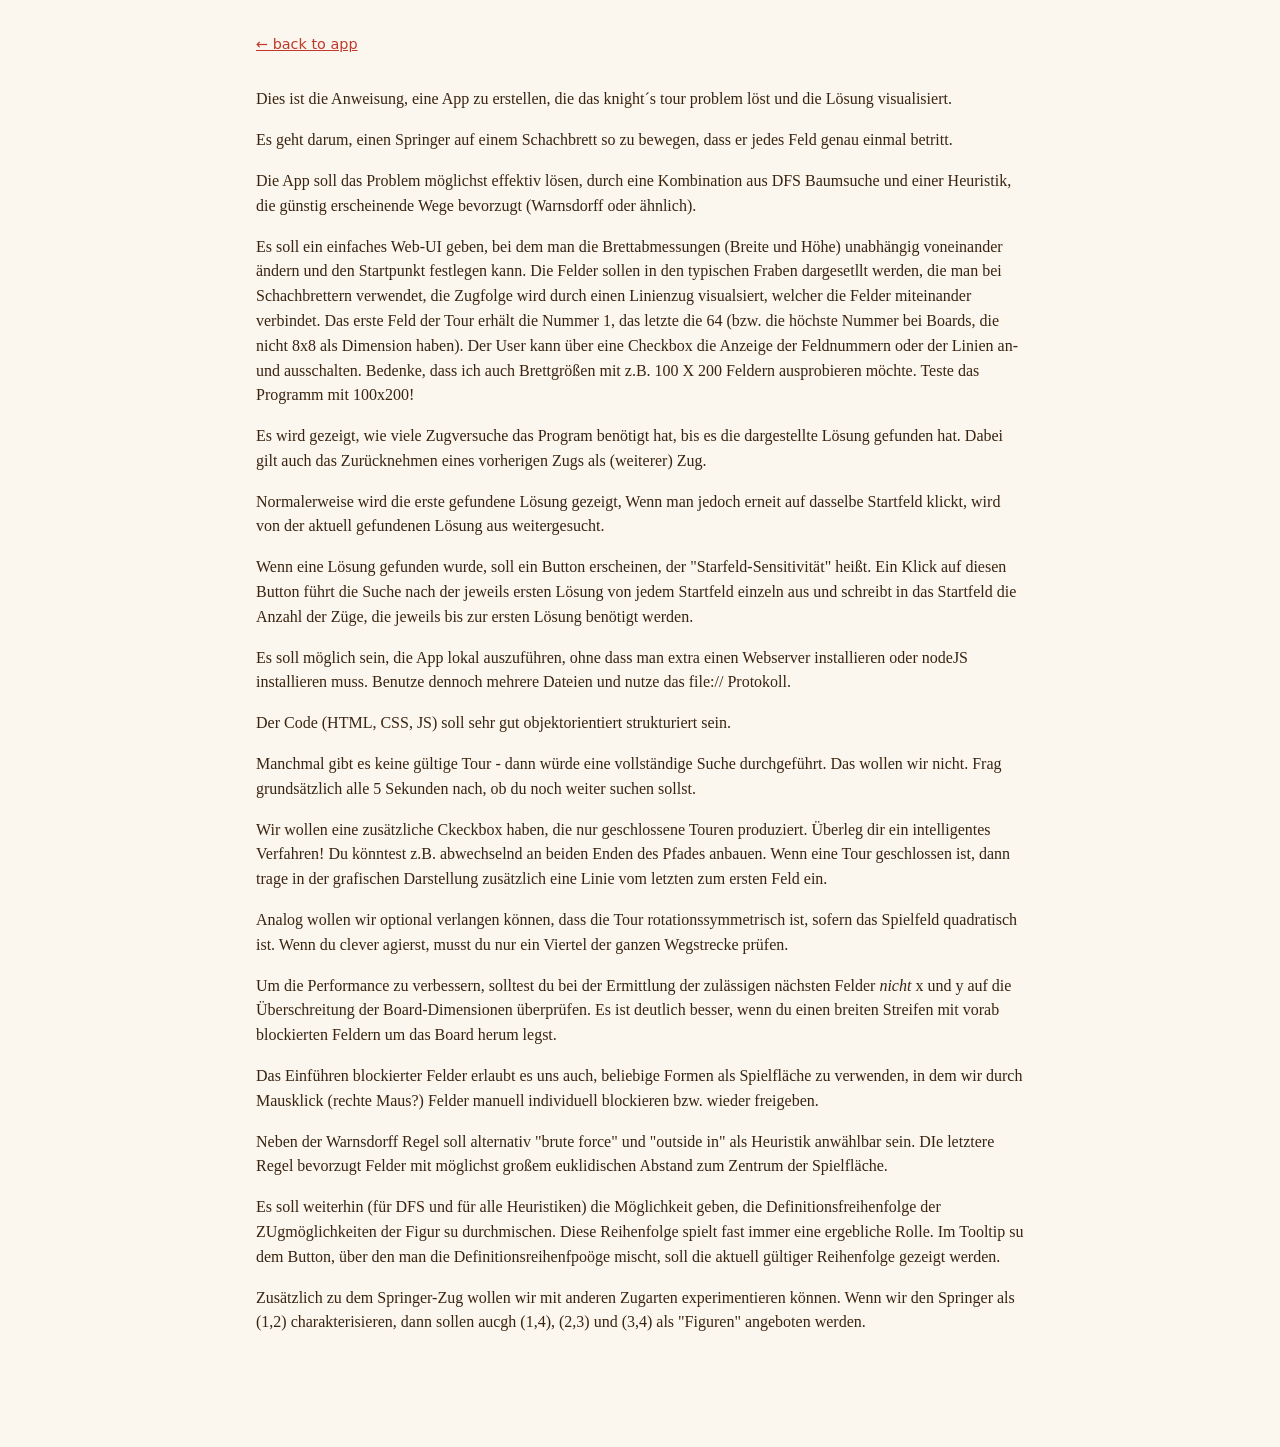
<file: knight.html>
<!DOCTYPE html>
<html lang="de">
<head>
<meta charset="UTF-8">
<meta name="viewport" content="width=device-width, initial-scale=1.0">
<title>knight</title>
<style>
:root {
  --color-light:  #f0d9b5;
  --color-dark:   #b58863;
  --color-ink:    #3a2410;
  --color-accent: #c0392b;
}
body {
  font-family: Georgia, 'Times New Roman', serif;
  color: var(--color-ink);
  background: #fbf6ee;
  max-width: 48rem;
  margin: 2rem auto;
  padding: 0 1.5rem 4rem;
  line-height: 1.55;
}
h1, h2, h3, h4 { font-family: system-ui, -apple-system, sans-serif; }
h1 { font-size: 1.7rem; border-bottom: 2px solid var(--color-dark); padding-bottom: 0.3rem; }
h2 { font-size: 1.3rem; margin-top: 2rem; border-bottom: 1px solid var(--color-dark); padding-bottom: 0.2rem; }
h3 { font-size: 1.1rem; margin-top: 1.6rem; }
h4 { font-size: 1rem; margin-top: 1.2rem; }
a { color: var(--color-accent); }
a:hover { text-decoration: none; }
code {
  font-family: ui-monospace, SFMono-Regular, Menlo, monospace;
  background: var(--color-light);
  padding: 0.05em 0.3em;
  border-radius: 3px;
  font-size: 0.92em;
}
pre {
  background: var(--color-light);
  padding: 0.8rem 1rem;
  border-radius: 4px;
  overflow-x: auto;
  border-left: 3px solid var(--color-dark);
}
pre code { background: transparent; padding: 0; }
blockquote {
  border-left: 3px solid var(--color-accent);
  margin: 1rem 0;
  padding: 0.2rem 1rem;
  color: #5a3a1e;
  background: #fff9ee;
}
table { border-collapse: collapse; margin: 1rem 0; }
th, td { border: 1px solid var(--color-dark); padding: 0.3rem 0.7rem; text-align: left; }
th { background: var(--color-light); }
img { max-width: 100%; height: auto; border: 1px solid var(--color-dark); }
hr { border: none; border-top: 1px dashed var(--color-dark); margin: 2rem 0; }
.nav-back {
  display: inline-block;
  margin-bottom: 1rem;
  font-family: system-ui, sans-serif;
  font-size: 0.9rem;
}
</style>
</head>
<body>
<a class="nav-back" href="index.html">← back to app</a>
<p>Dies ist die Anweisung, eine App zu erstellen, die das knight´s tour problem löst und die Lösung visualisiert.</p>
<p>Es geht darum, einen Springer auf einem Schachbrett so zu bewegen, dass er jedes Feld genau einmal betritt.</p>
<p>Die App soll das Problem möglichst effektiv lösen, durch eine Kombination aus DFS Baumsuche und einer Heuristik, die günstig erscheinende Wege bevorzugt (Warnsdorff oder ähnlich).</p>
<p>Es soll ein einfaches Web-UI geben, bei dem man die Brettabmessungen (Breite und Höhe) unabhängig voneinander ändern und den Startpunkt festlegen kann. Die Felder sollen in den typischen Fraben dargesetllt werden, die man bei Schachbrettern verwendet, die Zugfolge wird durch einen Linienzug visualsiert, welcher die Felder miteinander verbindet. Das erste Feld der Tour erhält die Nummer 1, das letzte die 64 (bzw. die höchste Nummer bei Boards, die nicht 8x8 als Dimension haben). Der User kann über eine Checkbox die Anzeige der Feldnummern oder der Linien an- und ausschalten. Bedenke, dass ich auch Brettgrößen mit z.B. 100 X 200 Feldern ausprobieren möchte.
Teste das Programm mit 100x200!</p>
<p>Es wird gezeigt, wie viele Zugversuche das Program benötigt hat, bis es die dargestellte Lösung gefunden hat. Dabei gilt auch das Zurücknehmen eines vorherigen Zugs als (weiterer) Zug.</p>
<p>Normalerweise wird die erste gefundene Lösung gezeigt, Wenn man jedoch erneit auf dasselbe Startfeld klickt, wird von der aktuell gefundenen Lösung aus weitergesucht.</p>
<p>Wenn eine Lösung gefunden wurde, soll ein Button erscheinen, der &quot;Starfeld-Sensitivität&quot; heißt. Ein Klick auf diesen Button führt die Suche nach der jeweils ersten Lösung von jedem Startfeld einzeln aus und schreibt in das Startfeld die Anzahl der Züge, die jeweils bis zur ersten Lösung benötigt werden.</p>
<p>Es soll möglich sein, die App lokal auszuführen, ohne dass man extra einen Webserver installieren oder nodeJS installieren muss. Benutze dennoch mehrere Dateien und nutze das file:// Protokoll.</p>
<p>Der Code (HTML, CSS, JS) soll sehr gut objektorientiert strukturiert sein.</p>
<p>Manchmal gibt es keine gültige Tour - dann würde eine vollständige Suche durchgeführt. Das wollen wir nicht. Frag grundsätzlich alle 5 Sekunden nach, ob du noch weiter suchen sollst.</p>
<p>Wir wollen eine zusätzliche Ckeckbox haben, die nur geschlossene Touren produziert. Überleg dir ein intelligentes Verfahren! Du könntest z.B. abwechselnd an beiden Enden des Pfades anbauen. Wenn eine Tour geschlossen ist, dann trage in der grafischen Darstellung zusätzlich eine Linie vom letzten zum ersten Feld ein.</p>
<p>Analog wollen wir optional verlangen können, dass die Tour rotationssymmetrisch ist, sofern das Spielfeld quadratisch ist. Wenn du clever agierst, musst du nur ein Viertel der ganzen Wegstrecke prüfen.</p>
<p>Um die Performance zu verbessern, solltest du bei der Ermittlung der zulässigen nächsten Felder <em>nicht</em> x und y auf die Überschreitung der Board-Dimensionen überprüfen. Es ist deutlich besser, wenn du einen breiten Streifen mit vorab blockierten Feldern um das Board herum legst.</p>
<p>Das Einführen blockierter Felder erlaubt es uns auch, beliebige Formen als Spielfläche zu verwenden, in dem wir durch Mausklick (rechte Maus?) Felder manuell individuell blockieren bzw. wieder freigeben.</p>
<p>Neben der Warnsdorff Regel soll alternativ &quot;brute force&quot; und &quot;outside in&quot; als Heuristik anwählbar sein. DIe letztere Regel bevorzugt Felder mit möglichst großem euklidischen Abstand zum Zentrum der Spielfläche.</p>
<p>Es soll weiterhin (für DFS und für alle Heuristiken) die Möglichkeit geben, die Definitionsfreihenfolge der ZUgmöglichkeiten der Figur su durchmischen. Diese Reihenfolge spielt fast immer eine ergebliche Rolle. Im Tooltip su dem Button, über den man die Definitionsreihenfpoöge mischt, soll die aktuell gültiger Reihenfolge gezeigt werden.</p>
<p>Zusätzlich zu dem Springer-Zug wollen wir mit anderen Zugarten experimentieren können. Wenn wir den Springer als (1,2) charakterisieren, dann sollen aucgh (1,4), (2,3) und (3,4) als &quot;Figuren&quot; angeboten werden.</p>

</body>
</html>
</file>
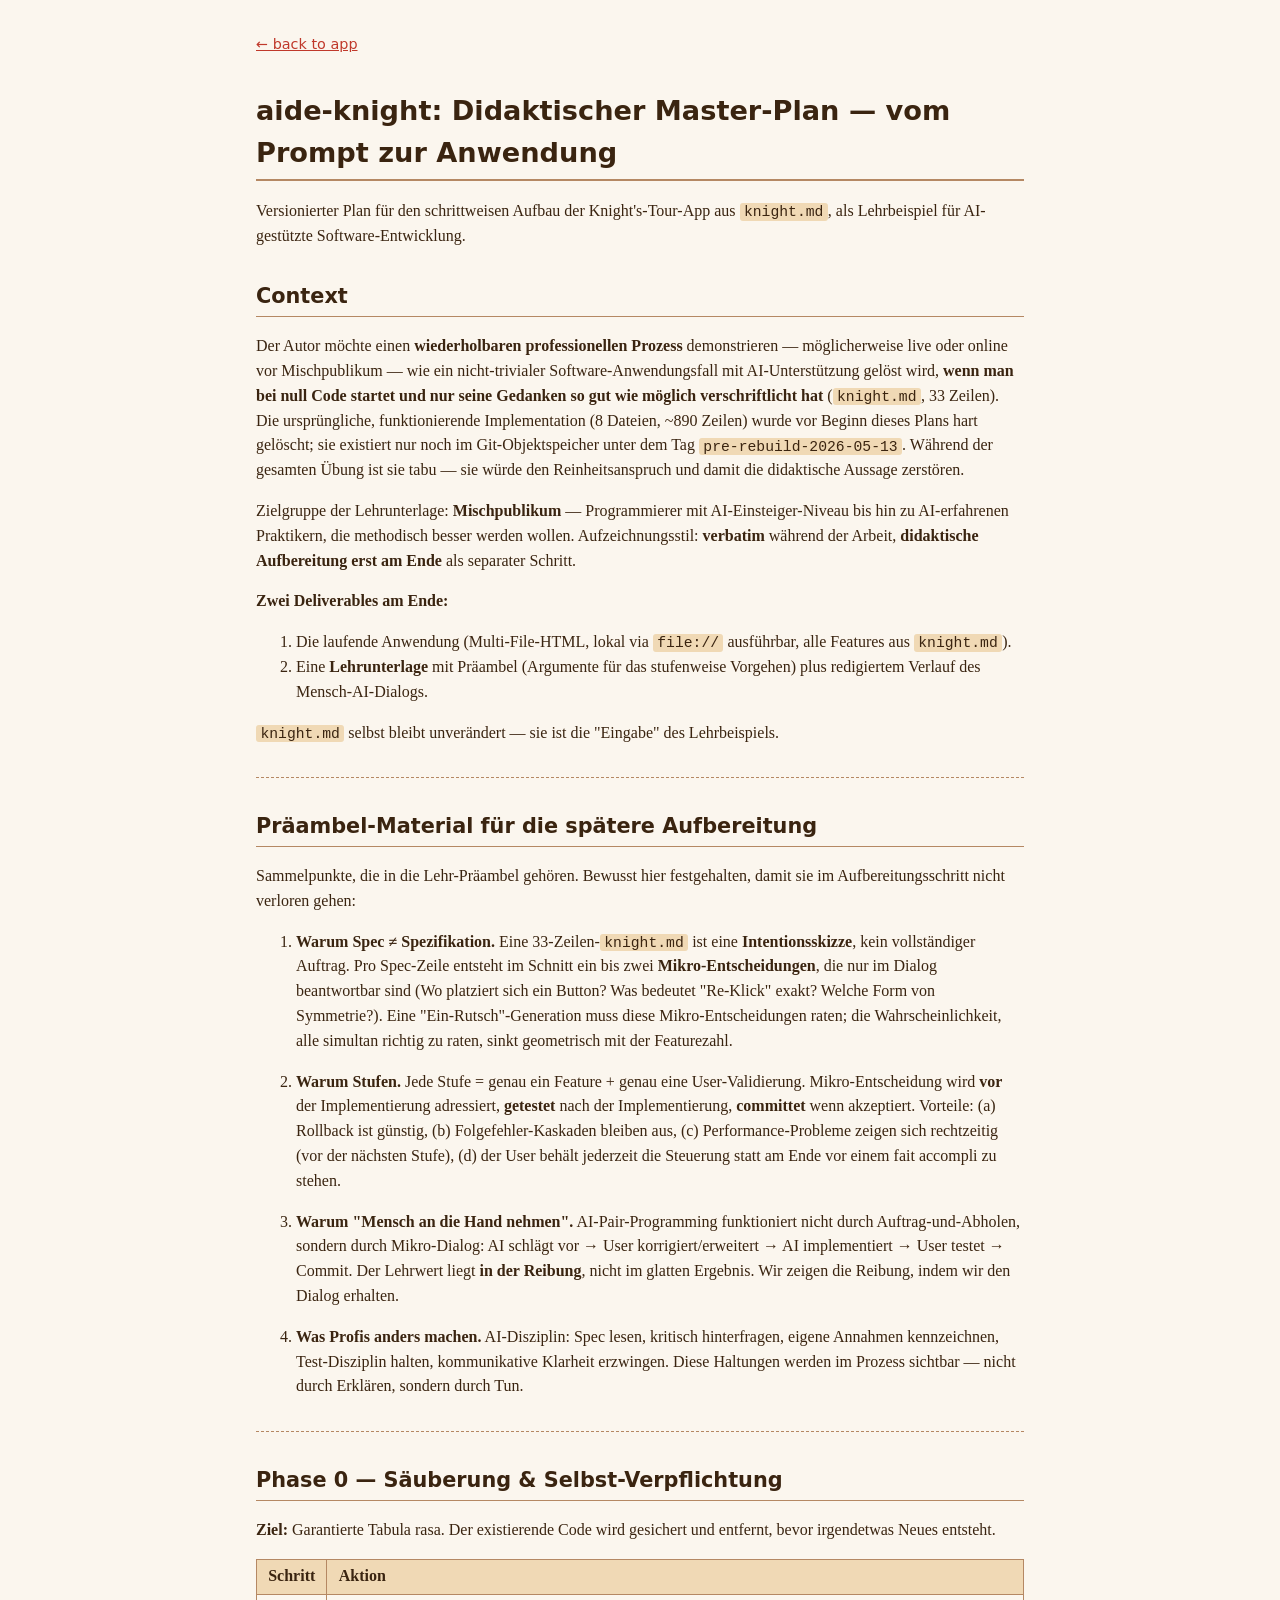
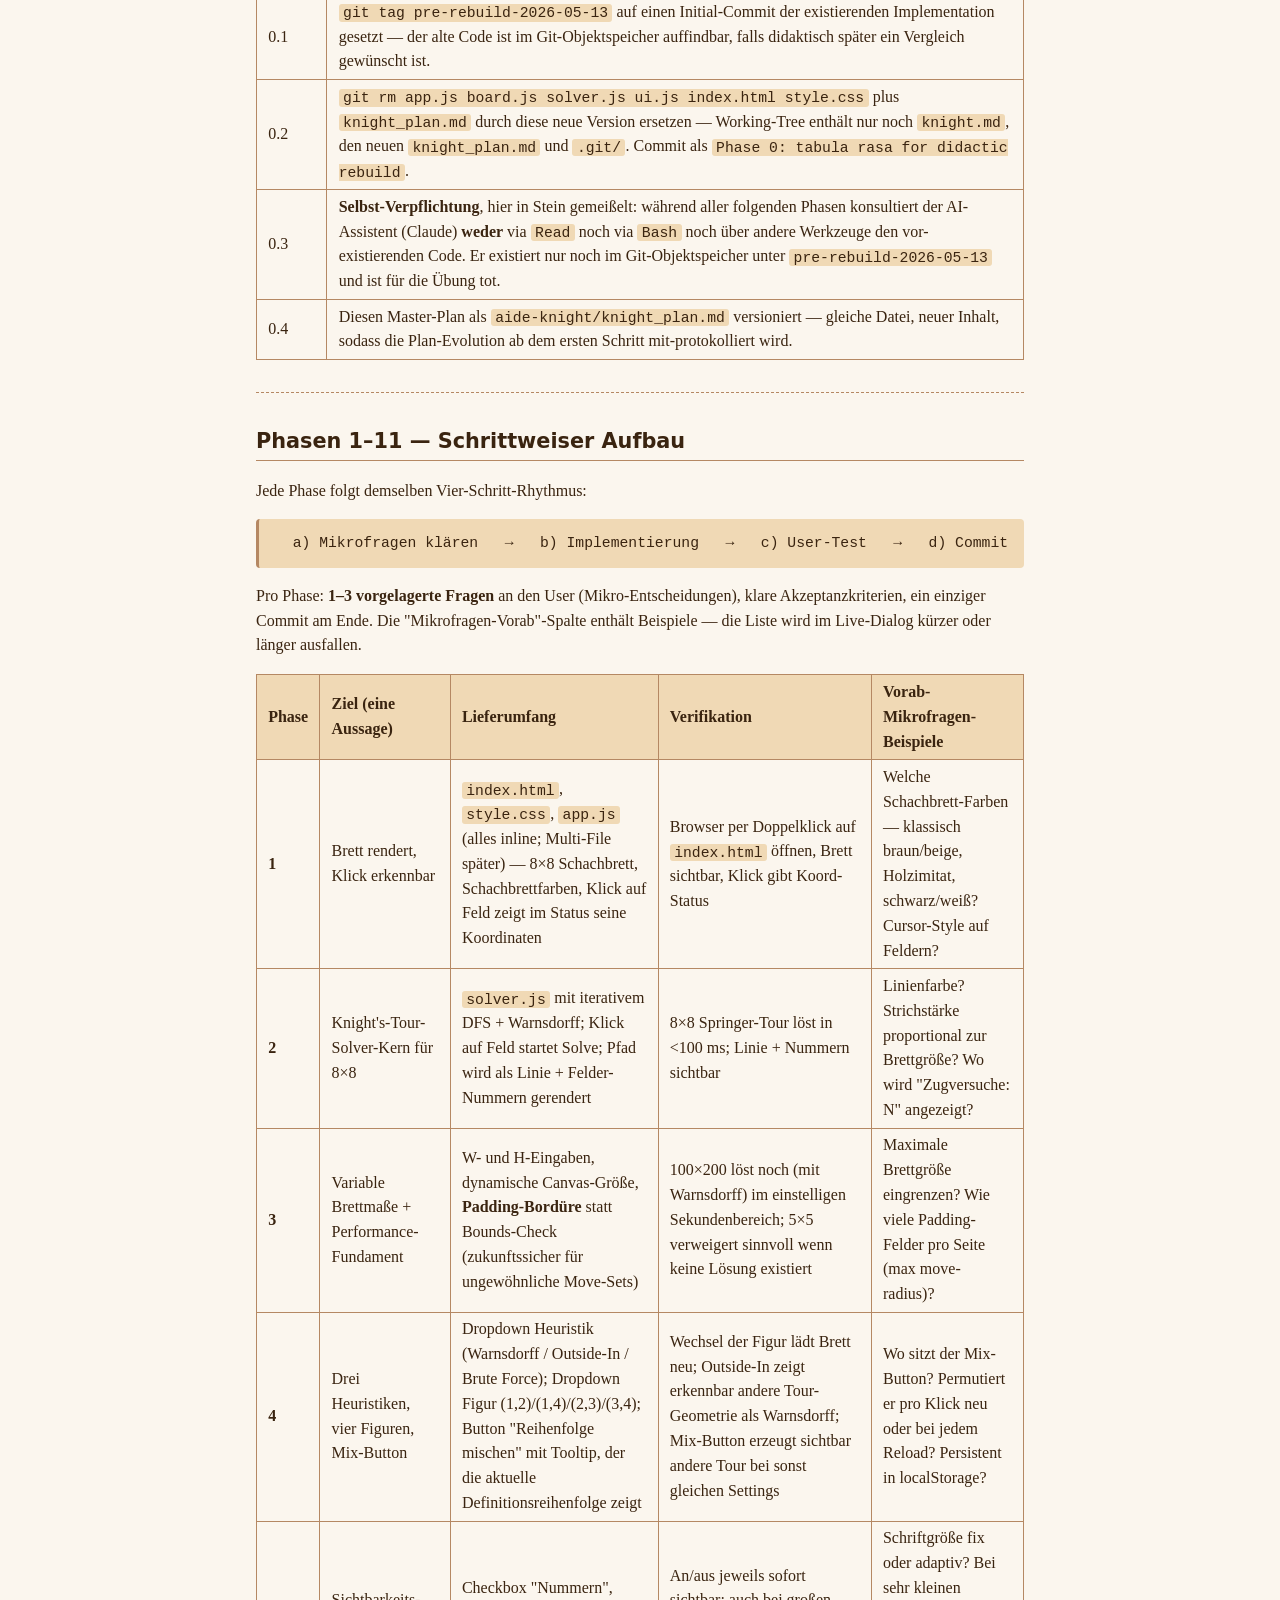
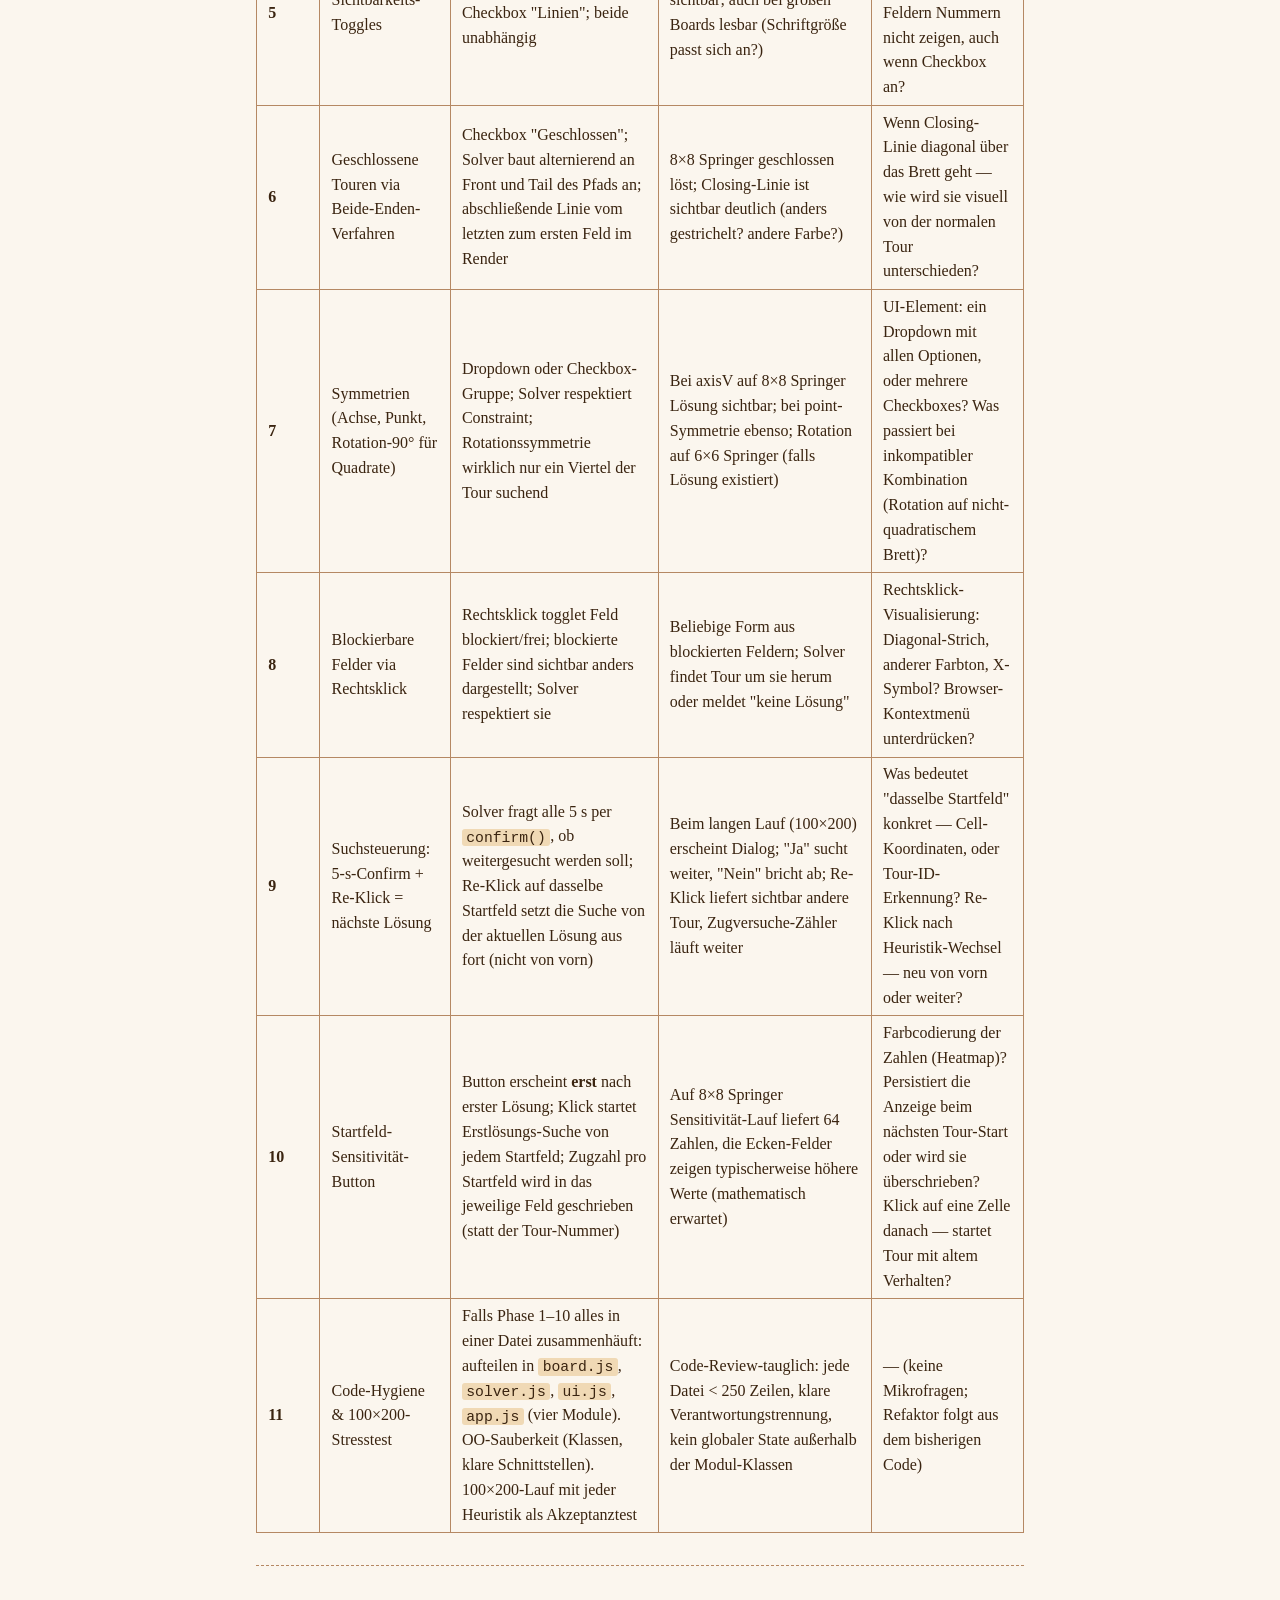
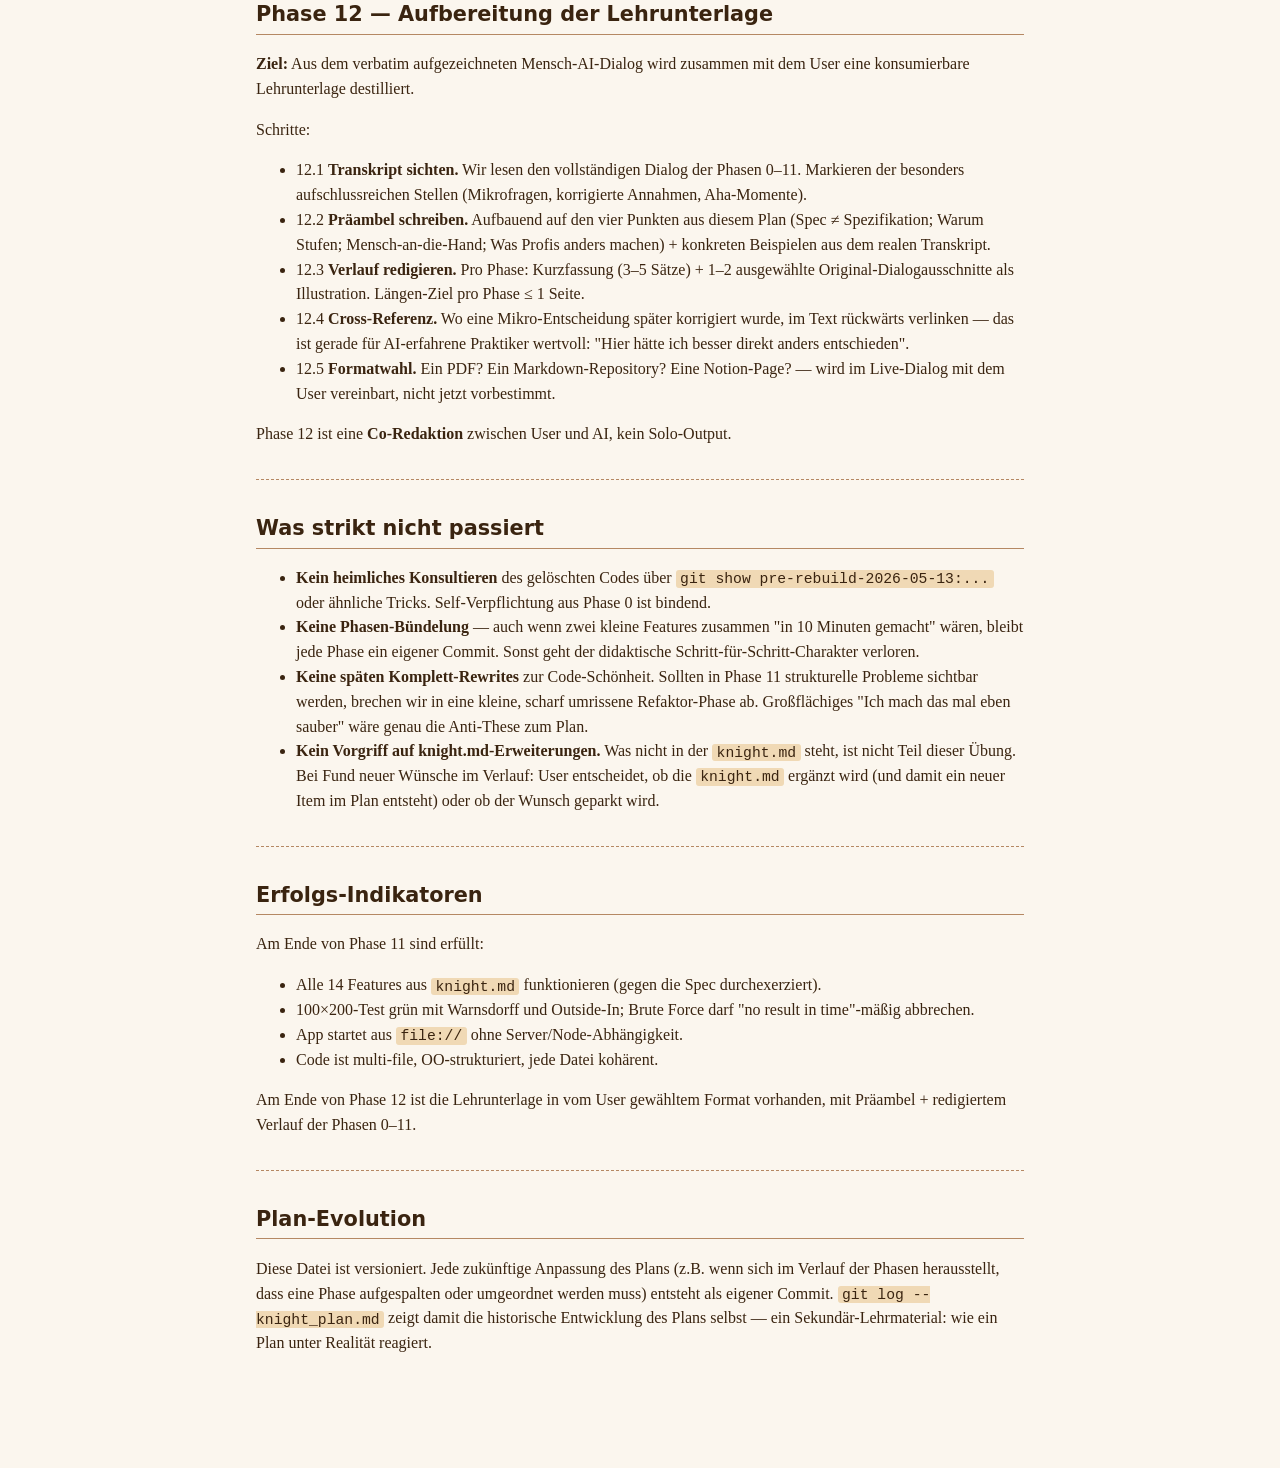
<file: knight_plan.html>
<!DOCTYPE html>
<html lang="de">
<head>
<meta charset="UTF-8">
<meta name="viewport" content="width=device-width, initial-scale=1.0">
<title>knight_plan</title>
<style>
:root {
  --color-light:  #f0d9b5;
  --color-dark:   #b58863;
  --color-ink:    #3a2410;
  --color-accent: #c0392b;
}
body {
  font-family: Georgia, 'Times New Roman', serif;
  color: var(--color-ink);
  background: #fbf6ee;
  max-width: 48rem;
  margin: 2rem auto;
  padding: 0 1.5rem 4rem;
  line-height: 1.55;
}
h1, h2, h3, h4 { font-family: system-ui, -apple-system, sans-serif; }
h1 { font-size: 1.7rem; border-bottom: 2px solid var(--color-dark); padding-bottom: 0.3rem; }
h2 { font-size: 1.3rem; margin-top: 2rem; border-bottom: 1px solid var(--color-dark); padding-bottom: 0.2rem; }
h3 { font-size: 1.1rem; margin-top: 1.6rem; }
h4 { font-size: 1rem; margin-top: 1.2rem; }
a { color: var(--color-accent); }
a:hover { text-decoration: none; }
code {
  font-family: ui-monospace, SFMono-Regular, Menlo, monospace;
  background: var(--color-light);
  padding: 0.05em 0.3em;
  border-radius: 3px;
  font-size: 0.92em;
}
pre {
  background: var(--color-light);
  padding: 0.8rem 1rem;
  border-radius: 4px;
  overflow-x: auto;
  border-left: 3px solid var(--color-dark);
}
pre code { background: transparent; padding: 0; }
blockquote {
  border-left: 3px solid var(--color-accent);
  margin: 1rem 0;
  padding: 0.2rem 1rem;
  color: #5a3a1e;
  background: #fff9ee;
}
table { border-collapse: collapse; margin: 1rem 0; }
th, td { border: 1px solid var(--color-dark); padding: 0.3rem 0.7rem; text-align: left; }
th { background: var(--color-light); }
img { max-width: 100%; height: auto; border: 1px solid var(--color-dark); }
hr { border: none; border-top: 1px dashed var(--color-dark); margin: 2rem 0; }
.nav-back {
  display: inline-block;
  margin-bottom: 1rem;
  font-family: system-ui, sans-serif;
  font-size: 0.9rem;
}
</style>
</head>
<body>
<a class="nav-back" href="index.html">← back to app</a>
<h1 id="aide-knight-didaktischer-master-plan--vom-prompt-zur-anwendung">aide-knight: Didaktischer Master-Plan — vom Prompt zur Anwendung</h1>
<p>Versionierter Plan für den schrittweisen Aufbau der Knight's-Tour-App aus <code>knight.md</code>, als Lehrbeispiel für AI-gestützte Software-Entwicklung.</p>
<h2 id="context">Context</h2>
<p>Der Autor möchte einen <strong>wiederholbaren professionellen Prozess</strong> demonstrieren — möglicherweise live oder online vor Mischpublikum — wie ein nicht-trivialer Software-Anwendungsfall mit AI-Unterstützung gelöst wird, <strong>wenn man bei null Code startet und nur seine Gedanken so gut wie möglich verschriftlicht hat</strong> (<code>knight.md</code>, 33 Zeilen). Die ursprüngliche, funktionierende Implementation (8 Dateien, ~890 Zeilen) wurde vor Beginn dieses Plans hart gelöscht; sie existiert nur noch im Git-Objektspeicher unter dem Tag <code>pre-rebuild-2026-05-13</code>. Während der gesamten Übung ist sie tabu — sie würde den Reinheitsanspruch und damit die didaktische Aussage zerstören.</p>
<p>Zielgruppe der Lehrunterlage: <strong>Mischpublikum</strong> — Programmierer mit AI-Einsteiger-Niveau bis hin zu AI-erfahrenen Praktikern, die methodisch besser werden wollen. Aufzeichnungsstil: <strong>verbatim</strong> während der Arbeit, <strong>didaktische Aufbereitung erst am Ende</strong> als separater Schritt.</p>
<p><strong>Zwei Deliverables am Ende:</strong></p>
<ol>
<li>Die laufende Anwendung (Multi-File-HTML, lokal via <code>file://</code> ausführbar, alle Features aus <code>knight.md</code>).</li>
<li>Eine <strong>Lehrunterlage</strong> mit Präambel (Argumente für das stufenweise Vorgehen) plus redigiertem Verlauf des Mensch-AI-Dialogs.</li>
</ol>
<p><code>knight.md</code> selbst bleibt unverändert — sie ist die &quot;Eingabe&quot; des Lehrbeispiels.</p>
<hr>
<h2 id="präambel-material-für-die-spätere-aufbereitung">Präambel-Material für die spätere Aufbereitung</h2>
<p>Sammelpunkte, die in die Lehr-Präambel gehören. Bewusst hier festgehalten, damit sie im Aufbereitungsschritt nicht verloren gehen:</p>
<ol>
<li>
<p><strong>Warum Spec ≠ Spezifikation.</strong> Eine 33-Zeilen-<code>knight.md</code> ist eine <strong>Intentionsskizze</strong>, kein vollständiger Auftrag. Pro Spec-Zeile entsteht im Schnitt ein bis zwei <strong>Mikro-Entscheidungen</strong>, die nur im Dialog beantwortbar sind (Wo platziert sich ein Button? Was bedeutet &quot;Re-Klick&quot; exakt? Welche Form von Symmetrie?). Eine &quot;Ein-Rutsch&quot;-Generation muss diese Mikro-Entscheidungen raten; die Wahrscheinlichkeit, alle simultan richtig zu raten, sinkt geometrisch mit der Featurezahl.</p>
</li>
<li>
<p><strong>Warum Stufen.</strong> Jede Stufe = genau ein Feature + genau eine User-Validierung. Mikro-Entscheidung wird <strong>vor</strong> der Implementierung adressiert, <strong>getestet</strong> nach der Implementierung, <strong>committet</strong> wenn akzeptiert. Vorteile: (a) Rollback ist günstig, (b) Folgefehler-Kaskaden bleiben aus, (c) Performance-Probleme zeigen sich rechtzeitig (vor der nächsten Stufe), (d) der User behält jederzeit die Steuerung statt am Ende vor einem fait accompli zu stehen.</p>
</li>
<li>
<p><strong>Warum &quot;Mensch an die Hand nehmen&quot;.</strong> AI-Pair-Programming funktioniert nicht durch Auftrag-und-Abholen, sondern durch Mikro-Dialog: AI schlägt vor → User korrigiert/erweitert → AI implementiert → User testet → Commit. Der Lehrwert liegt <strong>in der Reibung</strong>, nicht im glatten Ergebnis. Wir zeigen die Reibung, indem wir den Dialog erhalten.</p>
</li>
<li>
<p><strong>Was Profis anders machen.</strong> AI-Disziplin: Spec lesen, kritisch hinterfragen, eigene Annahmen kennzeichnen, Test-Disziplin halten, kommunikative Klarheit erzwingen. Diese Haltungen werden im Prozess sichtbar — nicht durch Erklären, sondern durch Tun.</p>
</li>
</ol>
<hr>
<h2 id="phase-0--säuberung--selbst-verpflichtung">Phase 0 — Säuberung &amp; Selbst-Verpflichtung</h2>
<p><strong>Ziel:</strong> Garantierte Tabula rasa. Der existierende Code wird gesichert und entfernt, bevor irgendetwas Neues entsteht.</p>
<table>
<thead>
<tr>
<th>Schritt</th>
<th>Aktion</th>
</tr>
</thead>
<tbody>
<tr>
<td>0.1</td>
<td><code>git tag pre-rebuild-2026-05-13</code> auf einen Initial-Commit der existierenden Implementation gesetzt — der alte Code ist im Git-Objektspeicher auffindbar, falls didaktisch später ein Vergleich gewünscht ist.</td>
</tr>
<tr>
<td>0.2</td>
<td><code>git rm app.js board.js solver.js ui.js index.html style.css</code> plus <code>knight_plan.md</code> durch diese neue Version ersetzen — Working-Tree enthält nur noch <code>knight.md</code>, den neuen <code>knight_plan.md</code> und <code>.git/</code>. Commit als <code>Phase 0: tabula rasa for didactic rebuild</code>.</td>
</tr>
<tr>
<td>0.3</td>
<td><strong>Selbst-Verpflichtung</strong>, hier in Stein gemeißelt: während aller folgenden Phasen konsultiert der AI-Assistent (Claude) <strong>weder</strong> via <code>Read</code> noch via <code>Bash</code> noch über andere Werkzeuge den vor-existierenden Code. Er existiert nur noch im Git-Objektspeicher unter <code>pre-rebuild-2026-05-13</code> und ist für die Übung tot.</td>
</tr>
<tr>
<td>0.4</td>
<td>Diesen Master-Plan als <code>aide-knight/knight_plan.md</code> versioniert — gleiche Datei, neuer Inhalt, sodass die Plan-Evolution ab dem ersten Schritt mit-protokolliert wird.</td>
</tr>
</tbody>
</table>
<hr>
<h2 id="phasen-111--schrittweiser-aufbau">Phasen 1–11 — Schrittweiser Aufbau</h2>
<p>Jede Phase folgt demselben Vier-Schritt-Rhythmus:</p>
<pre><code>  a) Mikrofragen klären   →   b) Implementierung   →   c) User-Test   →   d) Commit
</code></pre>
<p>Pro Phase: <strong>1–3 vorgelagerte Fragen</strong> an den User (Mikro-Entscheidungen), klare Akzeptanzkriterien, ein einziger Commit am Ende. Die &quot;Mikrofragen-Vorab&quot;-Spalte enthält Beispiele — die Liste wird im Live-Dialog kürzer oder länger ausfallen.</p>
<table>
<thead>
<tr>
<th>Phase</th>
<th>Ziel (eine Aussage)</th>
<th>Lieferumfang</th>
<th>Verifikation</th>
<th>Vorab-Mikrofragen-Beispiele</th>
</tr>
</thead>
<tbody>
<tr>
<td><strong>1</strong></td>
<td>Brett rendert, Klick erkennbar</td>
<td><code>index.html</code>, <code>style.css</code>, <code>app.js</code> (alles inline; Multi-File später) — 8×8 Schachbrett, Schachbrettfarben, Klick auf Feld zeigt im Status seine Koordinaten</td>
<td>Browser per Doppelklick auf <code>index.html</code> öffnen, Brett sichtbar, Klick gibt Koord-Status</td>
<td>Welche Schachbrett-Farben — klassisch braun/beige, Holzimitat, schwarz/weiß? Cursor-Style auf Feldern?</td>
</tr>
<tr>
<td><strong>2</strong></td>
<td>Knight's-Tour-Solver-Kern für 8×8</td>
<td><code>solver.js</code> mit iterativem DFS + Warnsdorff; Klick auf Feld startet Solve; Pfad wird als Linie + Felder-Nummern gerendert</td>
<td>8×8 Springer-Tour löst in &lt;100 ms; Linie + Nummern sichtbar</td>
<td>Linienfarbe? Strichstärke proportional zur Brettgröße? Wo wird &quot;Zugversuche: N&quot; angezeigt?</td>
</tr>
<tr>
<td><strong>3</strong></td>
<td>Variable Brettmaße + Performance-Fundament</td>
<td>W- und H-Eingaben, dynamische Canvas-Größe, <strong>Padding-Bordüre</strong> statt Bounds-Check (zukunftssicher für ungewöhnliche Move-Sets)</td>
<td>100×200 löst noch (mit Warnsdorff) im einstelligen Sekundenbereich; 5×5 verweigert sinnvoll wenn keine Lösung existiert</td>
<td>Maximale Brettgröße eingrenzen? Wie viele Padding-Felder pro Seite (max move-radius)?</td>
</tr>
<tr>
<td><strong>4</strong></td>
<td>Drei Heuristiken, vier Figuren, Mix-Button</td>
<td>Dropdown Heuristik (Warnsdorff / Outside-In / Brute Force); Dropdown Figur (1,2)/(1,4)/(2,3)/(3,4); Button &quot;Reihenfolge mischen&quot; mit Tooltip, der die aktuelle Definitionsreihenfolge zeigt</td>
<td>Wechsel der Figur lädt Brett neu; Outside-In zeigt erkennbar andere Tour-Geometrie als Warnsdorff; Mix-Button erzeugt sichtbar andere Tour bei sonst gleichen Settings</td>
<td>Wo sitzt der Mix-Button? Permutiert er pro Klick neu oder bei jedem Reload? Persistent in localStorage?</td>
</tr>
<tr>
<td><strong>5</strong></td>
<td>Sichtbarkeits-Toggles</td>
<td>Checkbox &quot;Nummern&quot;, Checkbox &quot;Linien&quot;; beide unabhängig</td>
<td>An/aus jeweils sofort sichtbar; auch bei großen Boards lesbar (Schriftgröße passt sich an?)</td>
<td>Schriftgröße fix oder adaptiv? Bei sehr kleinen Feldern Nummern nicht zeigen, auch wenn Checkbox an?</td>
</tr>
<tr>
<td><strong>6</strong></td>
<td>Geschlossene Touren via Beide-Enden-Verfahren</td>
<td>Checkbox &quot;Geschlossen&quot;; Solver baut alternierend an Front und Tail des Pfads an; abschließende Linie vom letzten zum ersten Feld im Render</td>
<td>8×8 Springer geschlossen löst; Closing-Linie ist sichtbar deutlich (anders gestrichelt? andere Farbe?)</td>
<td>Wenn Closing-Linie diagonal über das Brett geht — wie wird sie visuell von der normalen Tour unterschieden?</td>
</tr>
<tr>
<td><strong>7</strong></td>
<td>Symmetrien (Achse, Punkt, Rotation-90° für Quadrate)</td>
<td>Dropdown oder Checkbox-Gruppe; Solver respektiert Constraint; Rotationssymmetrie wirklich nur ein Viertel der Tour suchend</td>
<td>Bei axisV auf 8×8 Springer Lösung sichtbar; bei point-Symmetrie ebenso; Rotation auf 6×6 Springer (falls Lösung existiert)</td>
<td>UI-Element: ein Dropdown mit allen Optionen, oder mehrere Checkboxes? Was passiert bei inkompatibler Kombination (Rotation auf nicht-quadratischem Brett)?</td>
</tr>
<tr>
<td><strong>8</strong></td>
<td>Blockierbare Felder via Rechtsklick</td>
<td>Rechtsklick togglet Feld blockiert/frei; blockierte Felder sind sichtbar anders dargestellt; Solver respektiert sie</td>
<td>Beliebige Form aus blockierten Feldern; Solver findet Tour um sie herum oder meldet &quot;keine Lösung&quot;</td>
<td>Rechtsklick-Visualisierung: Diagonal-Strich, anderer Farbton, X-Symbol? Browser-Kontextmenü unterdrücken?</td>
</tr>
<tr>
<td><strong>9</strong></td>
<td>Suchsteuerung: 5-s-Confirm + Re-Klick = nächste Lösung</td>
<td>Solver fragt alle 5 s per <code>confirm()</code>, ob weitergesucht werden soll; Re-Klick auf dasselbe Startfeld setzt die Suche von der aktuellen Lösung aus fort (nicht von vorn)</td>
<td>Beim langen Lauf (100×200) erscheint Dialog; &quot;Ja&quot; sucht weiter, &quot;Nein&quot; bricht ab; Re-Klick liefert sichtbar andere Tour, Zugversuche-Zähler läuft weiter</td>
<td>Was bedeutet &quot;dasselbe Startfeld&quot; konkret — Cell-Koordinaten, oder Tour-ID-Erkennung? Re-Klick nach Heuristik-Wechsel — neu von vorn oder weiter?</td>
</tr>
<tr>
<td><strong>10</strong></td>
<td>Startfeld-Sensitivität-Button</td>
<td>Button erscheint <strong>erst</strong> nach erster Lösung; Klick startet Erstlösungs-Suche von jedem Startfeld; Zugzahl pro Startfeld wird in das jeweilige Feld geschrieben (statt der Tour-Nummer)</td>
<td>Auf 8×8 Springer Sensitivität-Lauf liefert 64 Zahlen, die Ecken-Felder zeigen typischerweise höhere Werte (mathematisch erwartet)</td>
<td>Farbcodierung der Zahlen (Heatmap)? Persistiert die Anzeige beim nächsten Tour-Start oder wird sie überschrieben? Klick auf eine Zelle danach — startet Tour mit altem Verhalten?</td>
</tr>
<tr>
<td><strong>11</strong></td>
<td>Code-Hygiene &amp; 100×200-Stresstest</td>
<td>Falls Phase 1–10 alles in einer Datei zusammenhäuft: aufteilen in <code>board.js</code>, <code>solver.js</code>, <code>ui.js</code>, <code>app.js</code> (vier Module). OO-Sauberkeit (Klassen, klare Schnittstellen). 100×200-Lauf mit jeder Heuristik als Akzeptanztest</td>
<td>Code-Review-tauglich: jede Datei &lt; 250 Zeilen, klare Verantwortungstrennung, kein globaler State außerhalb der Modul-Klassen</td>
<td>— (keine Mikrofragen; Refaktor folgt aus dem bisherigen Code)</td>
</tr>
</tbody>
</table>
<hr>
<h2 id="phase-12--aufbereitung-der-lehrunterlage">Phase 12 — Aufbereitung der Lehrunterlage</h2>
<p><strong>Ziel:</strong> Aus dem verbatim aufgezeichneten Mensch-AI-Dialog wird zusammen mit dem User eine konsumierbare Lehrunterlage destilliert.</p>
<p>Schritte:</p>
<ul>
<li>12.1 <strong>Transkript sichten.</strong> Wir lesen den vollständigen Dialog der Phasen 0–11. Markieren der besonders aufschlussreichen Stellen (Mikrofragen, korrigierte Annahmen, Aha-Momente).</li>
<li>12.2 <strong>Präambel schreiben.</strong> Aufbauend auf den vier Punkten aus diesem Plan (Spec ≠ Spezifikation; Warum Stufen; Mensch-an-die-Hand; Was Profis anders machen) + konkreten Beispielen aus dem realen Transkript.</li>
<li>12.3 <strong>Verlauf redigieren.</strong> Pro Phase: Kurzfassung (3–5 Sätze) + 1–2 ausgewählte Original-Dialogausschnitte als Illustration. Längen-Ziel pro Phase ≤ 1 Seite.</li>
<li>12.4 <strong>Cross-Referenz.</strong> Wo eine Mikro-Entscheidung später korrigiert wurde, im Text rückwärts verlinken — das ist gerade für AI-erfahrene Praktiker wertvoll: &quot;Hier hätte ich besser direkt anders entschieden&quot;.</li>
<li>12.5 <strong>Formatwahl.</strong> Ein PDF? Ein Markdown-Repository? Eine Notion-Page? — wird im Live-Dialog mit dem User vereinbart, nicht jetzt vorbestimmt.</li>
</ul>
<p>Phase 12 ist eine <strong>Co-Redaktion</strong> zwischen User und AI, kein Solo-Output.</p>
<hr>
<h2 id="was-strikt-nicht-passiert">Was strikt nicht passiert</h2>
<ul>
<li><strong>Kein heimliches Konsultieren</strong> des gelöschten Codes über <code>git show pre-rebuild-2026-05-13:...</code> oder ähnliche Tricks. Self-Verpflichtung aus Phase 0 ist bindend.</li>
<li><strong>Keine Phasen-Bündelung</strong> — auch wenn zwei kleine Features zusammen &quot;in 10 Minuten gemacht&quot; wären, bleibt jede Phase ein eigener Commit. Sonst geht der didaktische Schritt-für-Schritt-Charakter verloren.</li>
<li><strong>Keine späten Komplett-Rewrites</strong> zur Code-Schönheit. Sollten in Phase 11 strukturelle Probleme sichtbar werden, brechen wir in eine kleine, scharf umrissene Refaktor-Phase ab. Großflächiges &quot;Ich mach das mal eben sauber&quot; wäre genau die Anti-These zum Plan.</li>
<li><strong>Kein Vorgriff auf knight.md-Erweiterungen.</strong> Was nicht in der <code>knight.md</code> steht, ist nicht Teil dieser Übung. Bei Fund neuer Wünsche im Verlauf: User entscheidet, ob die <code>knight.md</code> ergänzt wird (und damit ein neuer Item im Plan entsteht) oder ob der Wunsch geparkt wird.</li>
</ul>
<hr>
<h2 id="erfolgs-indikatoren">Erfolgs-Indikatoren</h2>
<p>Am Ende von Phase 11 sind erfüllt:</p>
<ul>
<li>Alle 14 Features aus <code>knight.md</code> funktionieren (gegen die Spec durchexerziert).</li>
<li>100×200-Test grün mit Warnsdorff und Outside-In; Brute Force darf &quot;no result in time&quot;-mäßig abbrechen.</li>
<li>App startet aus <code>file://</code> ohne Server/Node-Abhängigkeit.</li>
<li>Code ist multi-file, OO-strukturiert, jede Datei kohärent.</li>
</ul>
<p>Am Ende von Phase 12 ist die Lehrunterlage in vom User gewähltem Format vorhanden, mit Präambel + redigiertem Verlauf der Phasen 0–11.</p>
<hr>
<h2 id="plan-evolution">Plan-Evolution</h2>
<p>Diese Datei ist versioniert. Jede zukünftige Anpassung des Plans (z.B. wenn sich im Verlauf der Phasen herausstellt, dass eine Phase aufgespalten oder umgeordnet werden muss) entsteht als eigener Commit. <code>git log -- knight_plan.md</code> zeigt damit die historische Entwicklung des Plans selbst — ein Sekundär-Lehrmaterial: wie ein Plan unter Realität reagiert.</p>

</body>
</html>
</file>
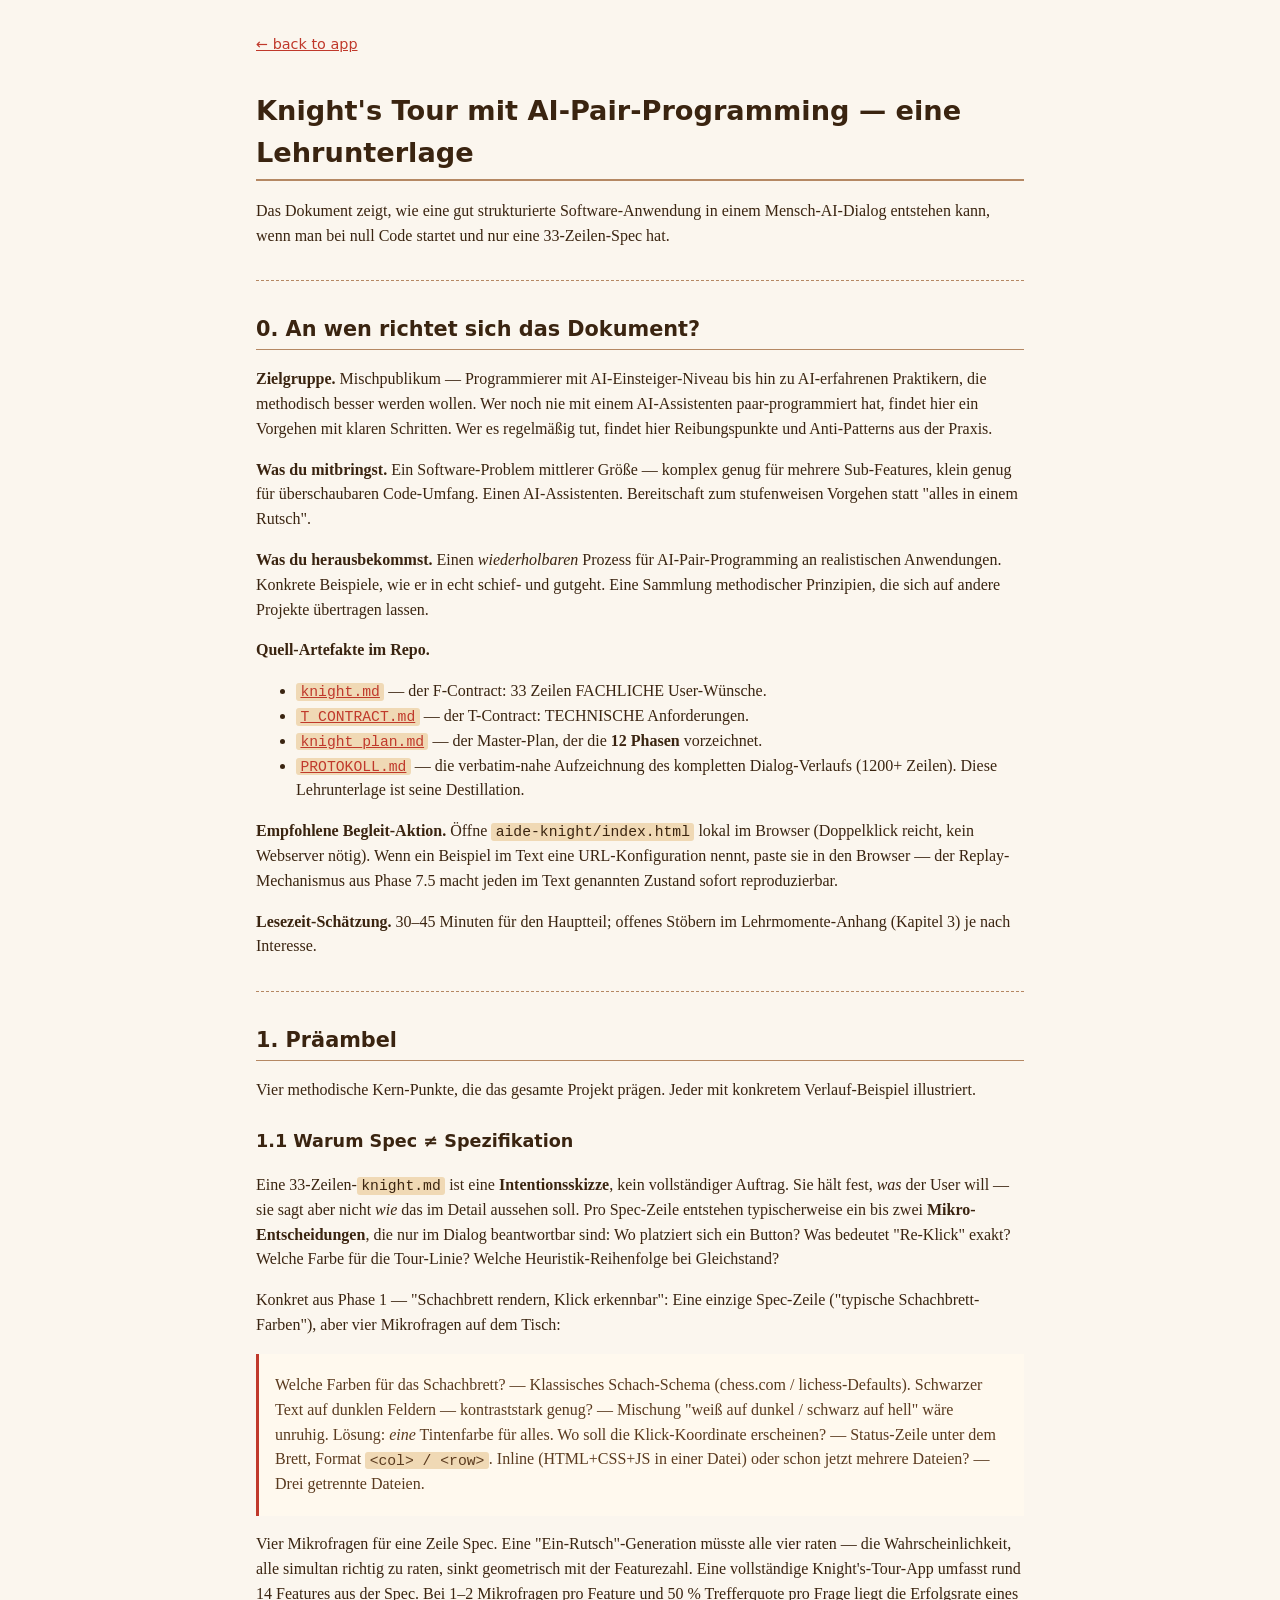
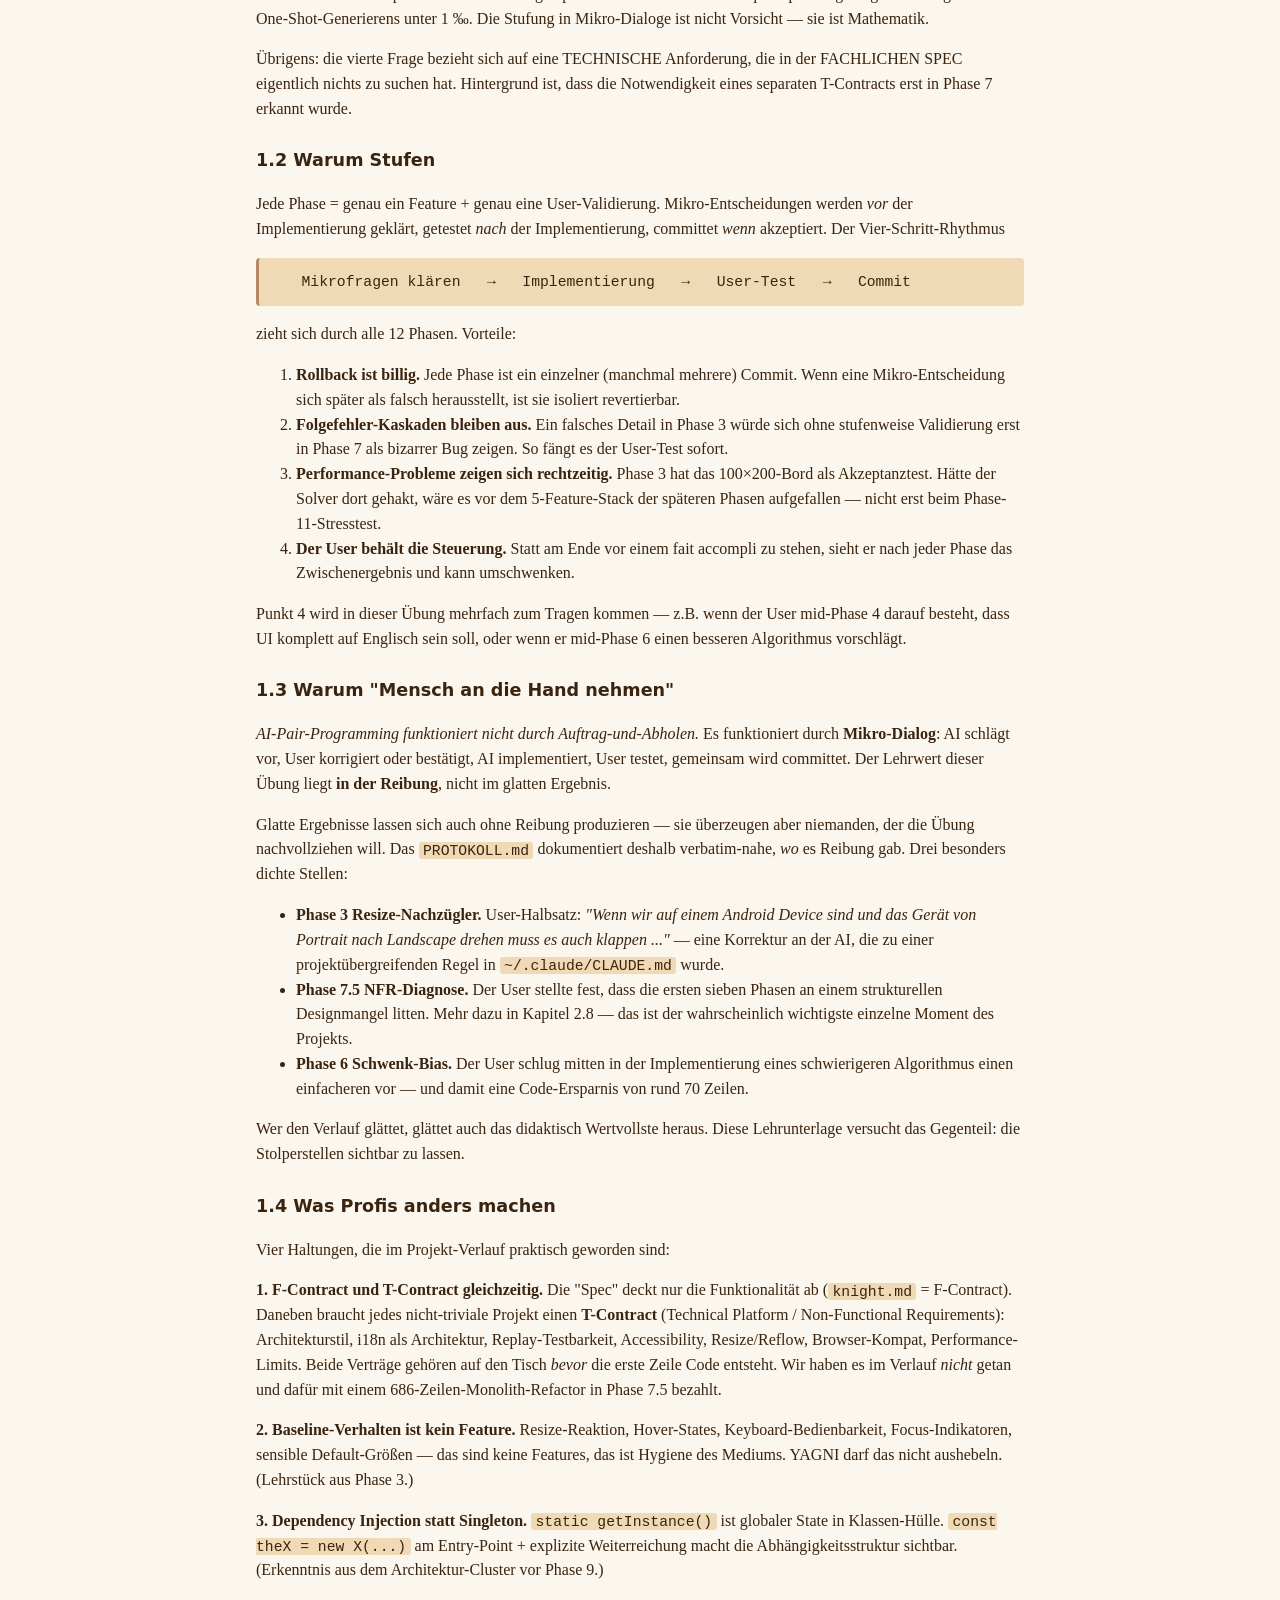
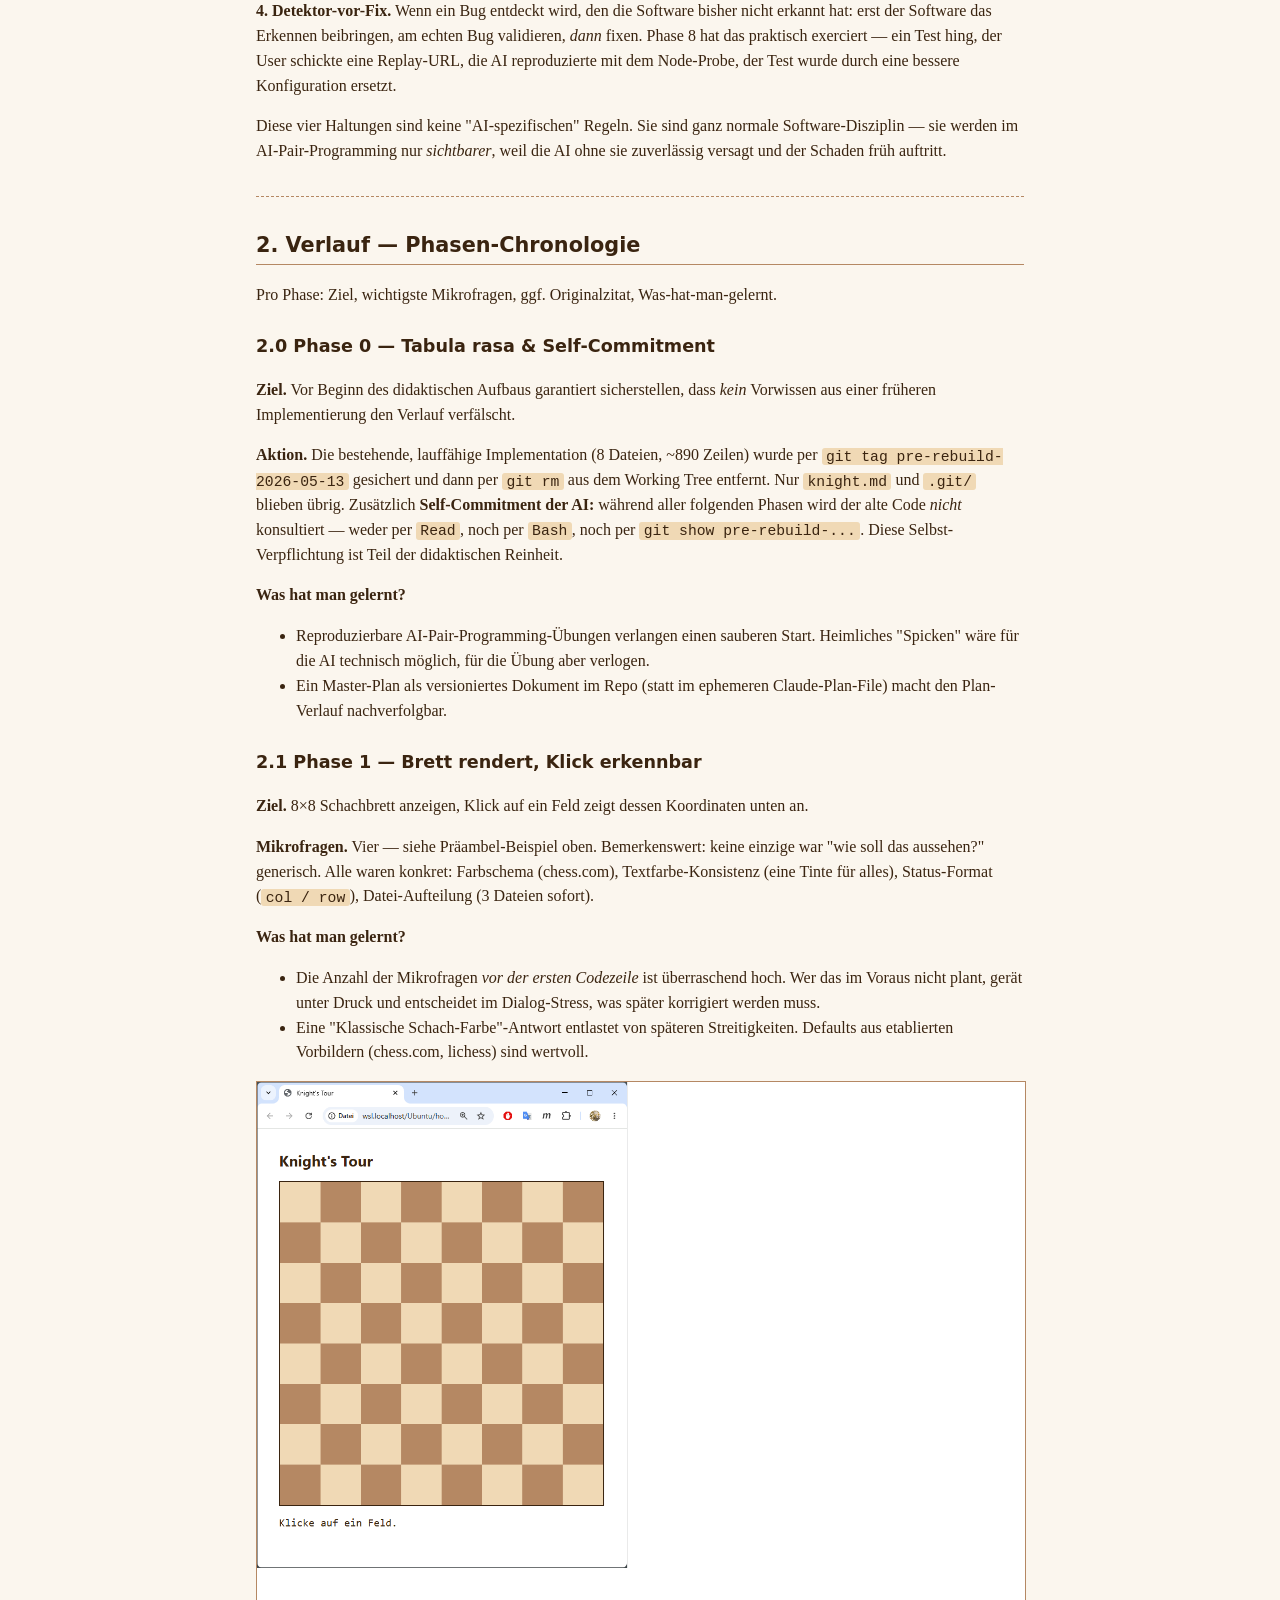
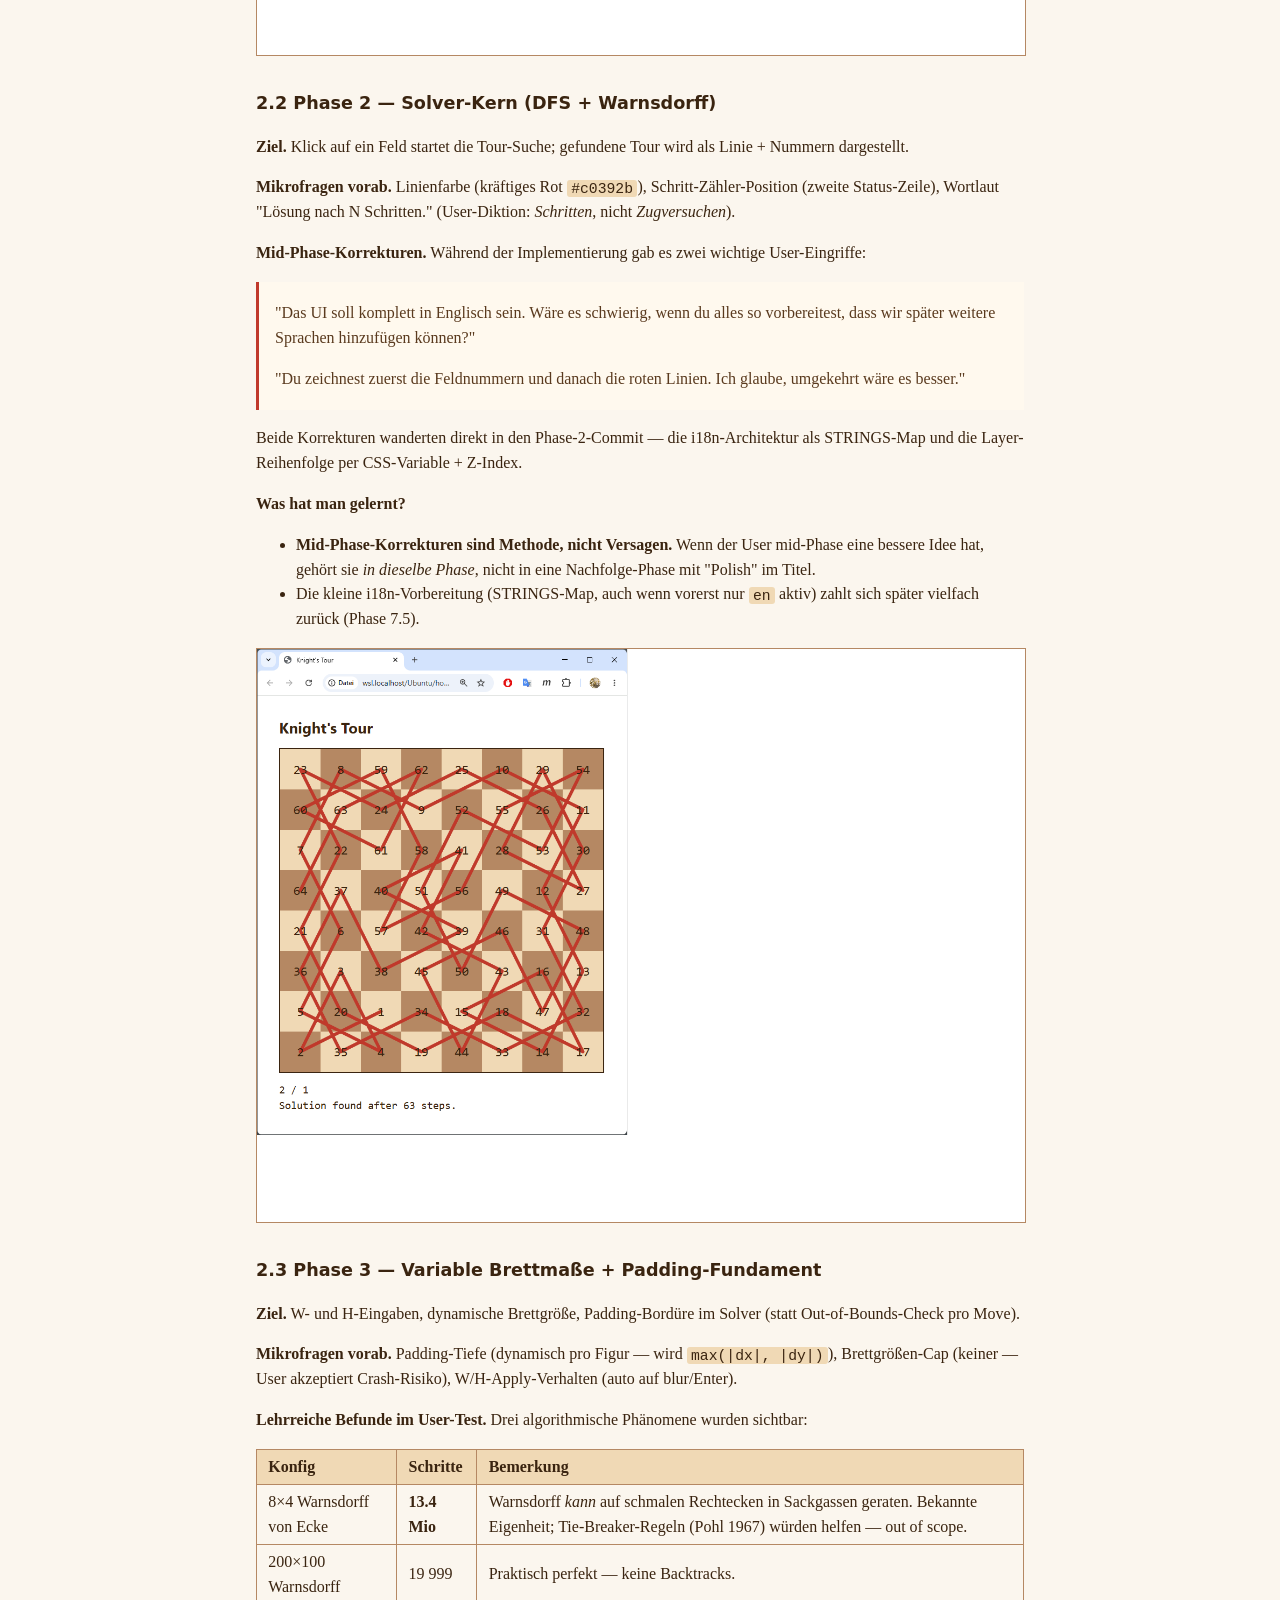
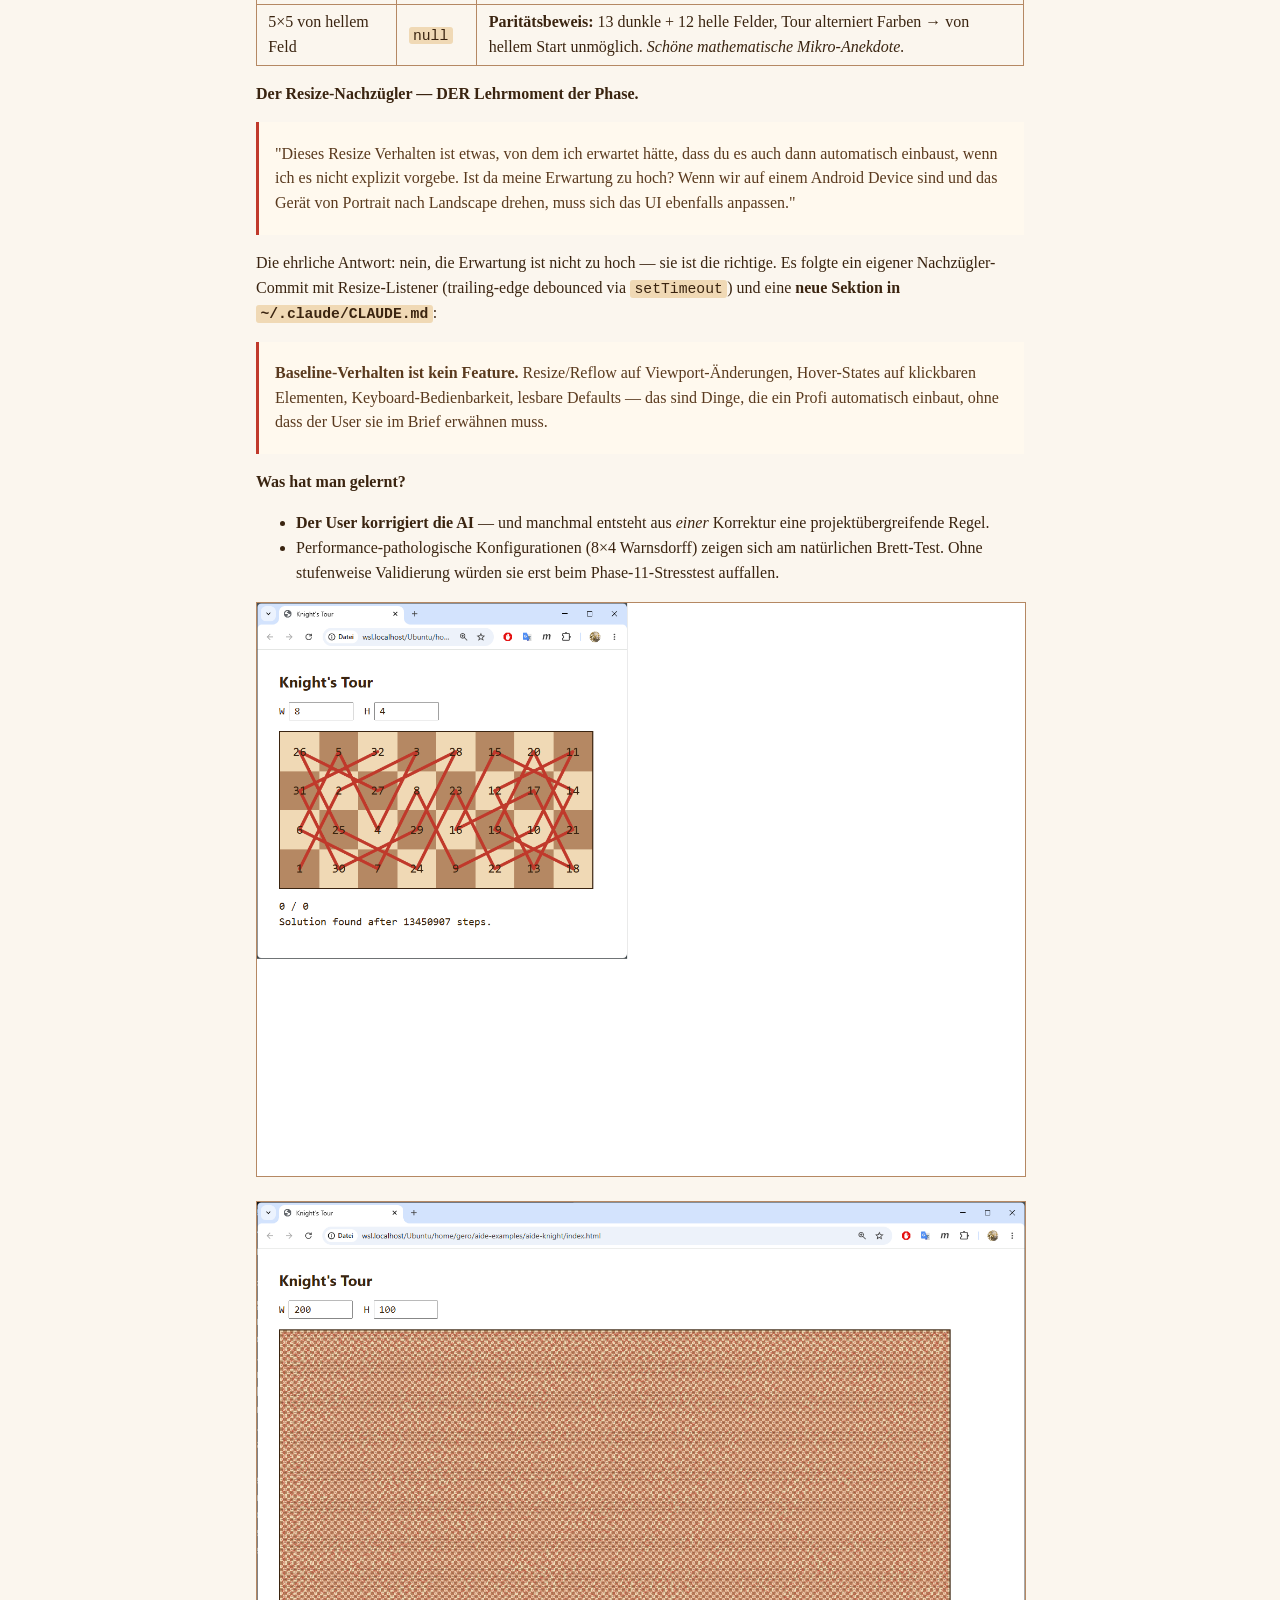
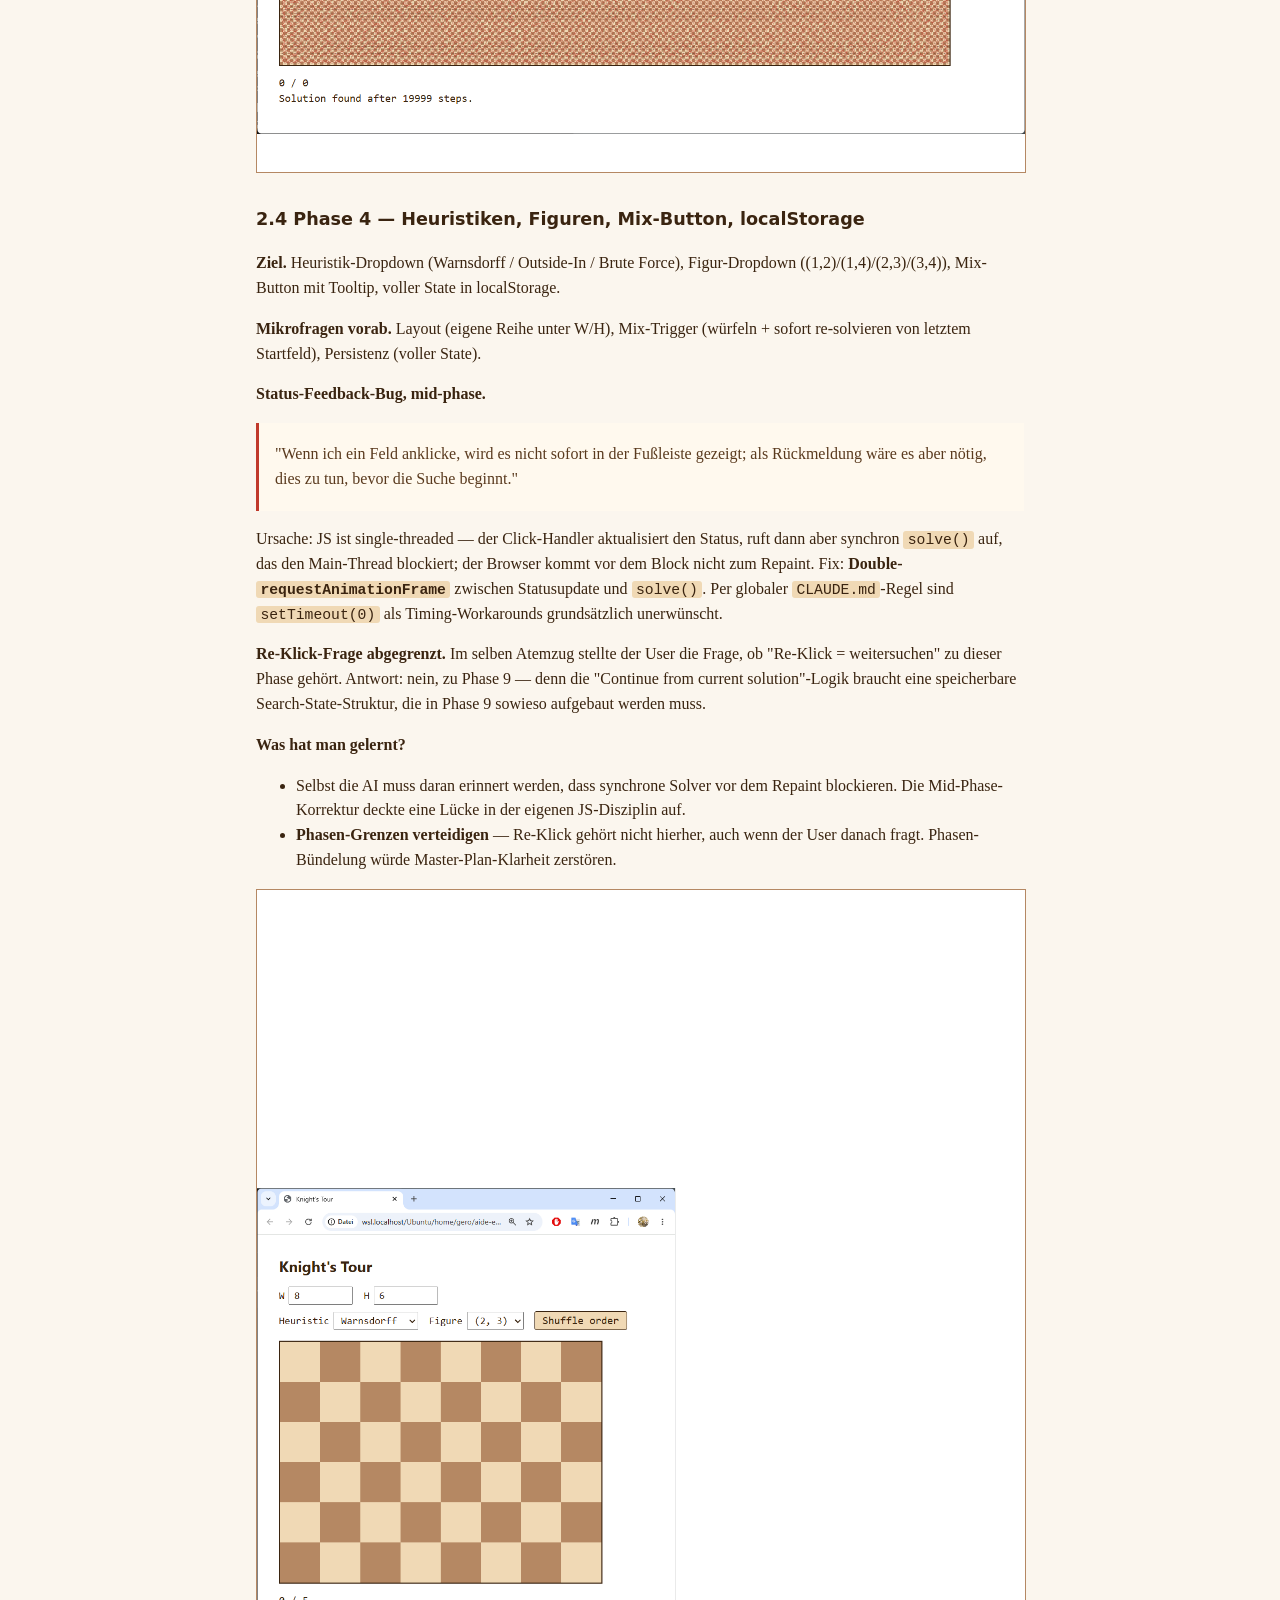
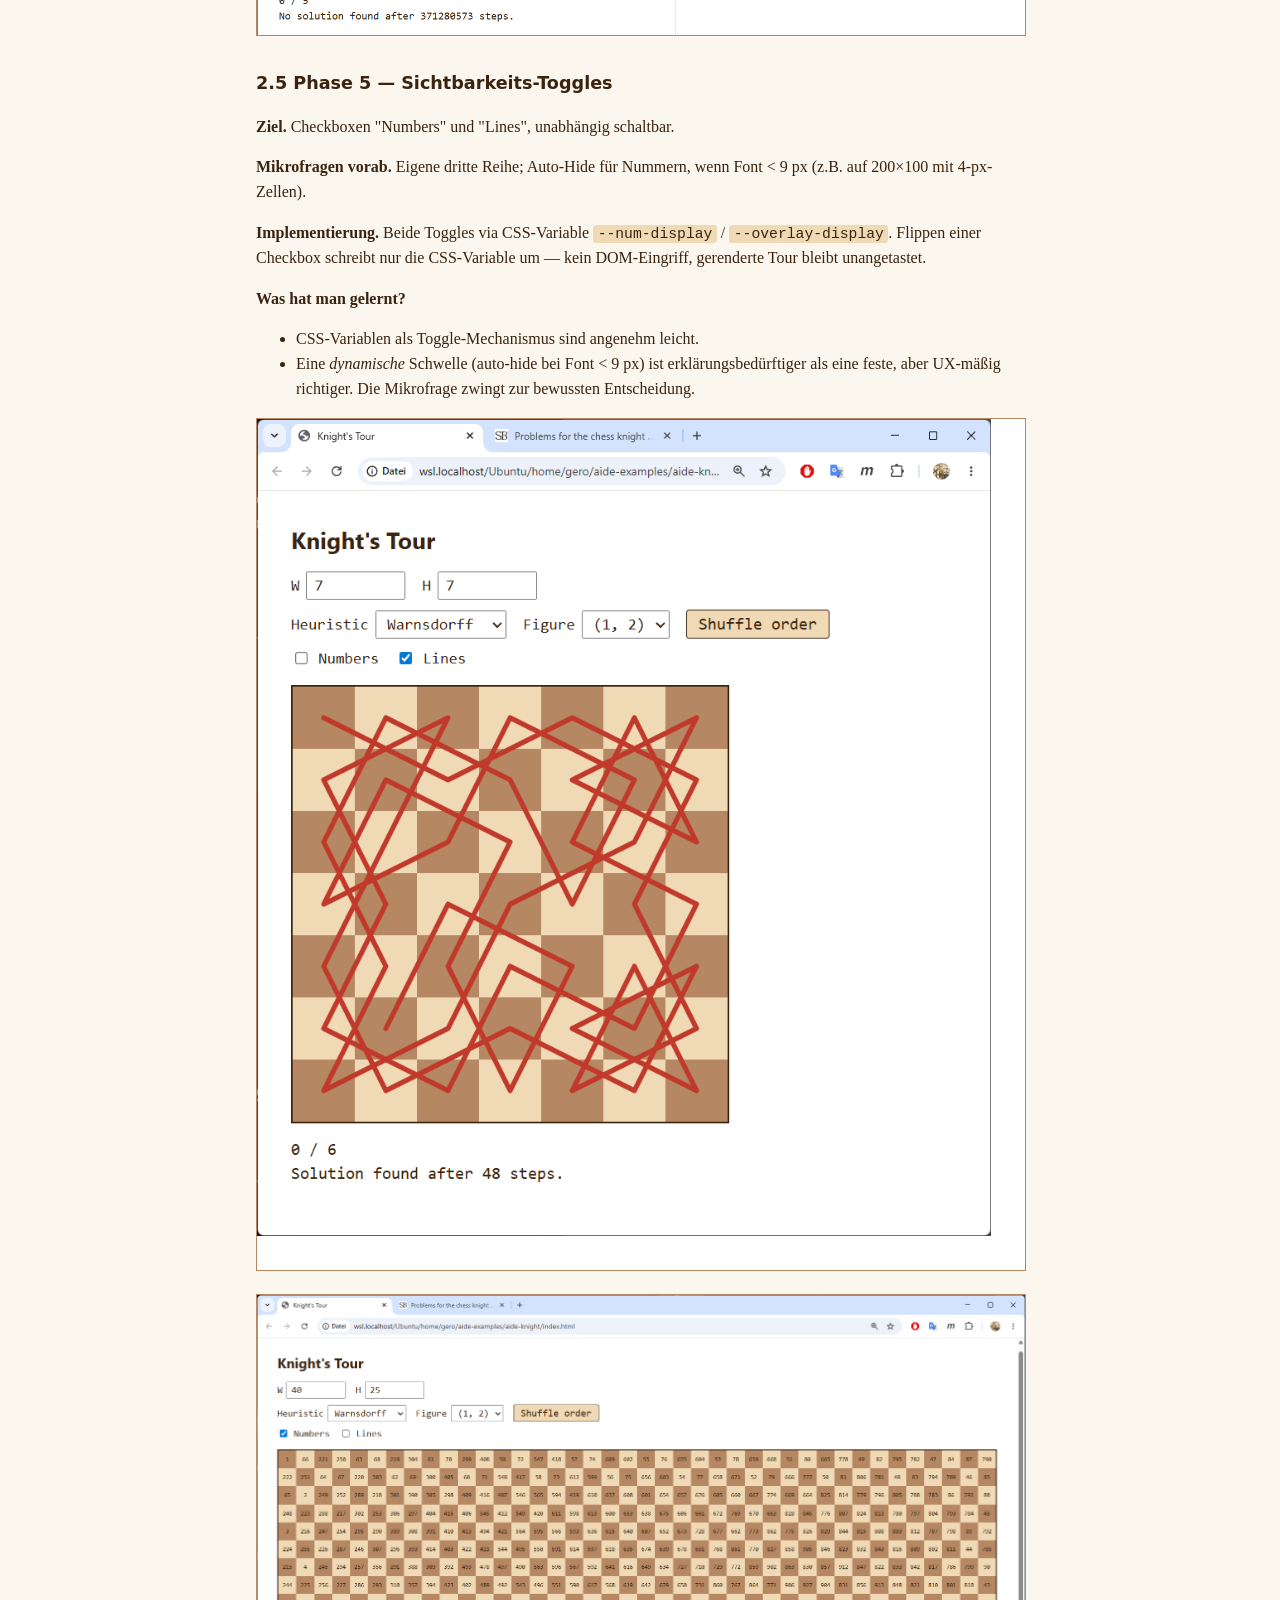
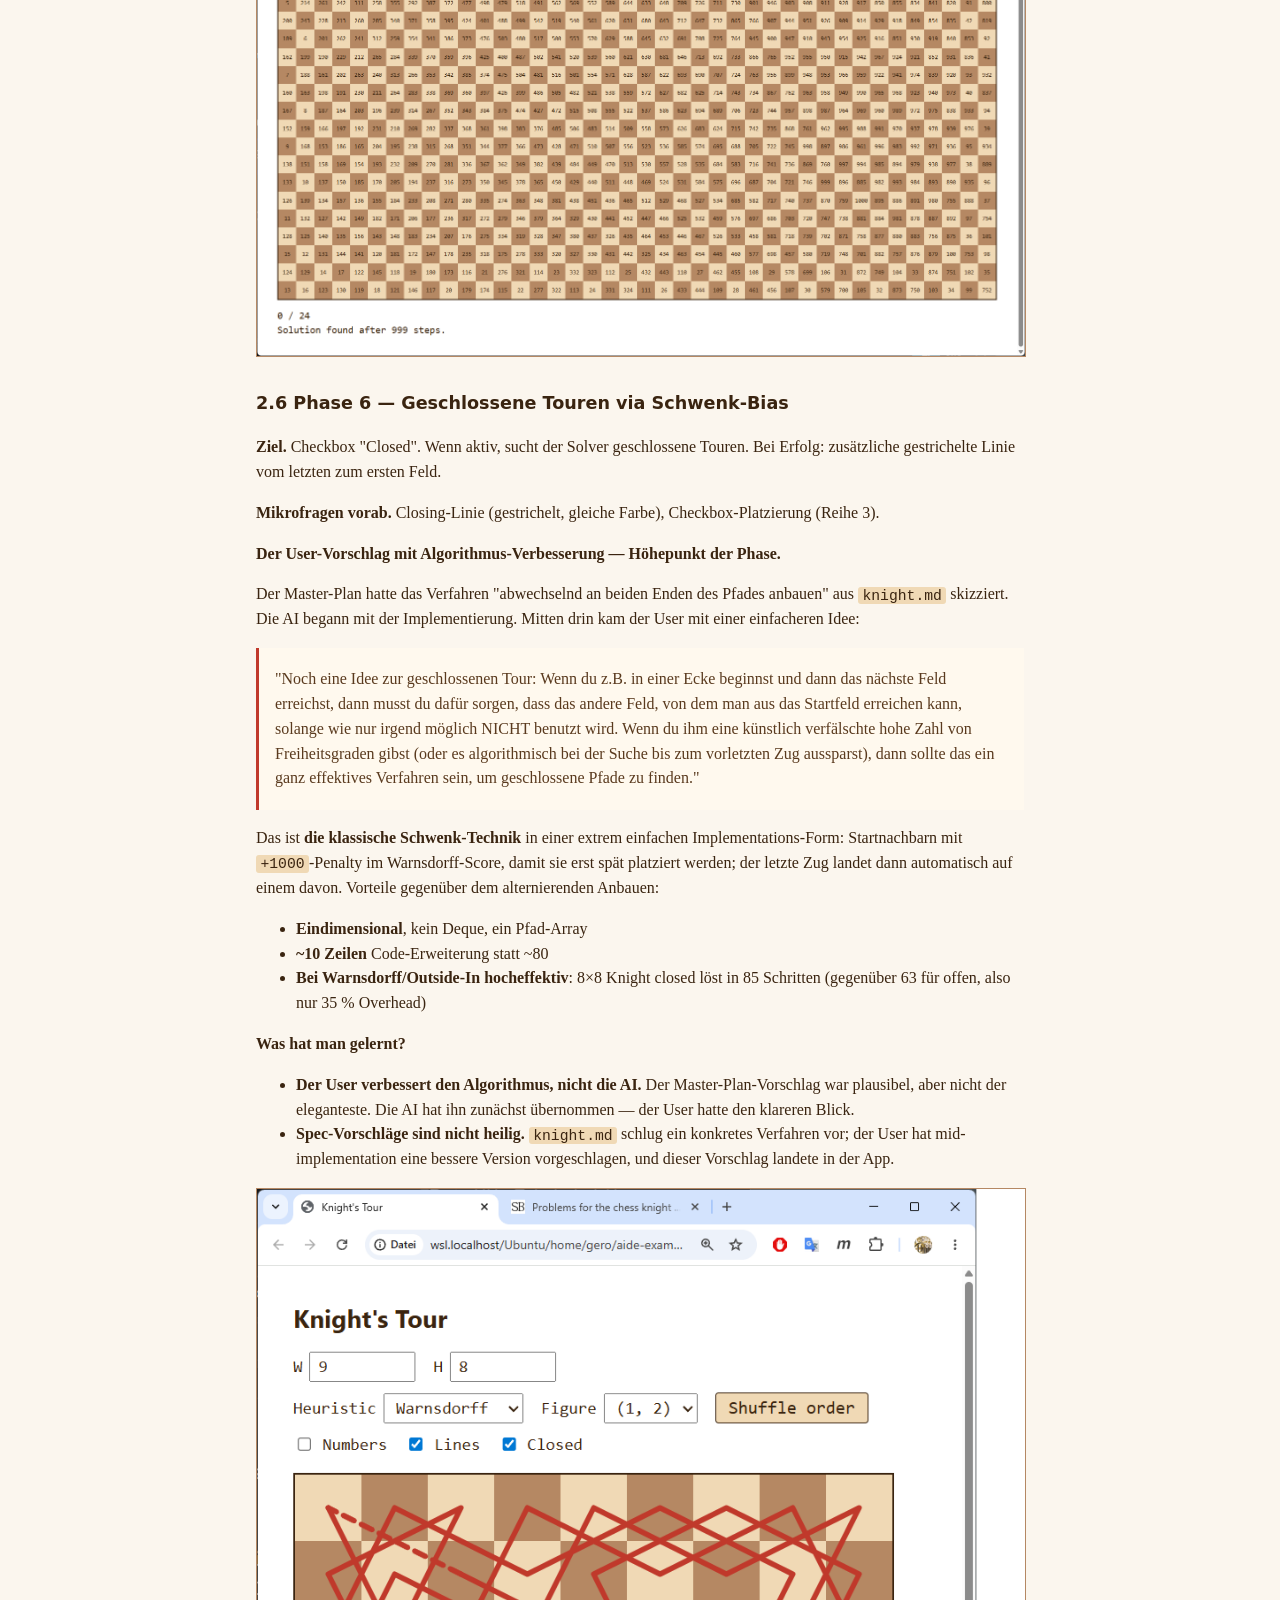
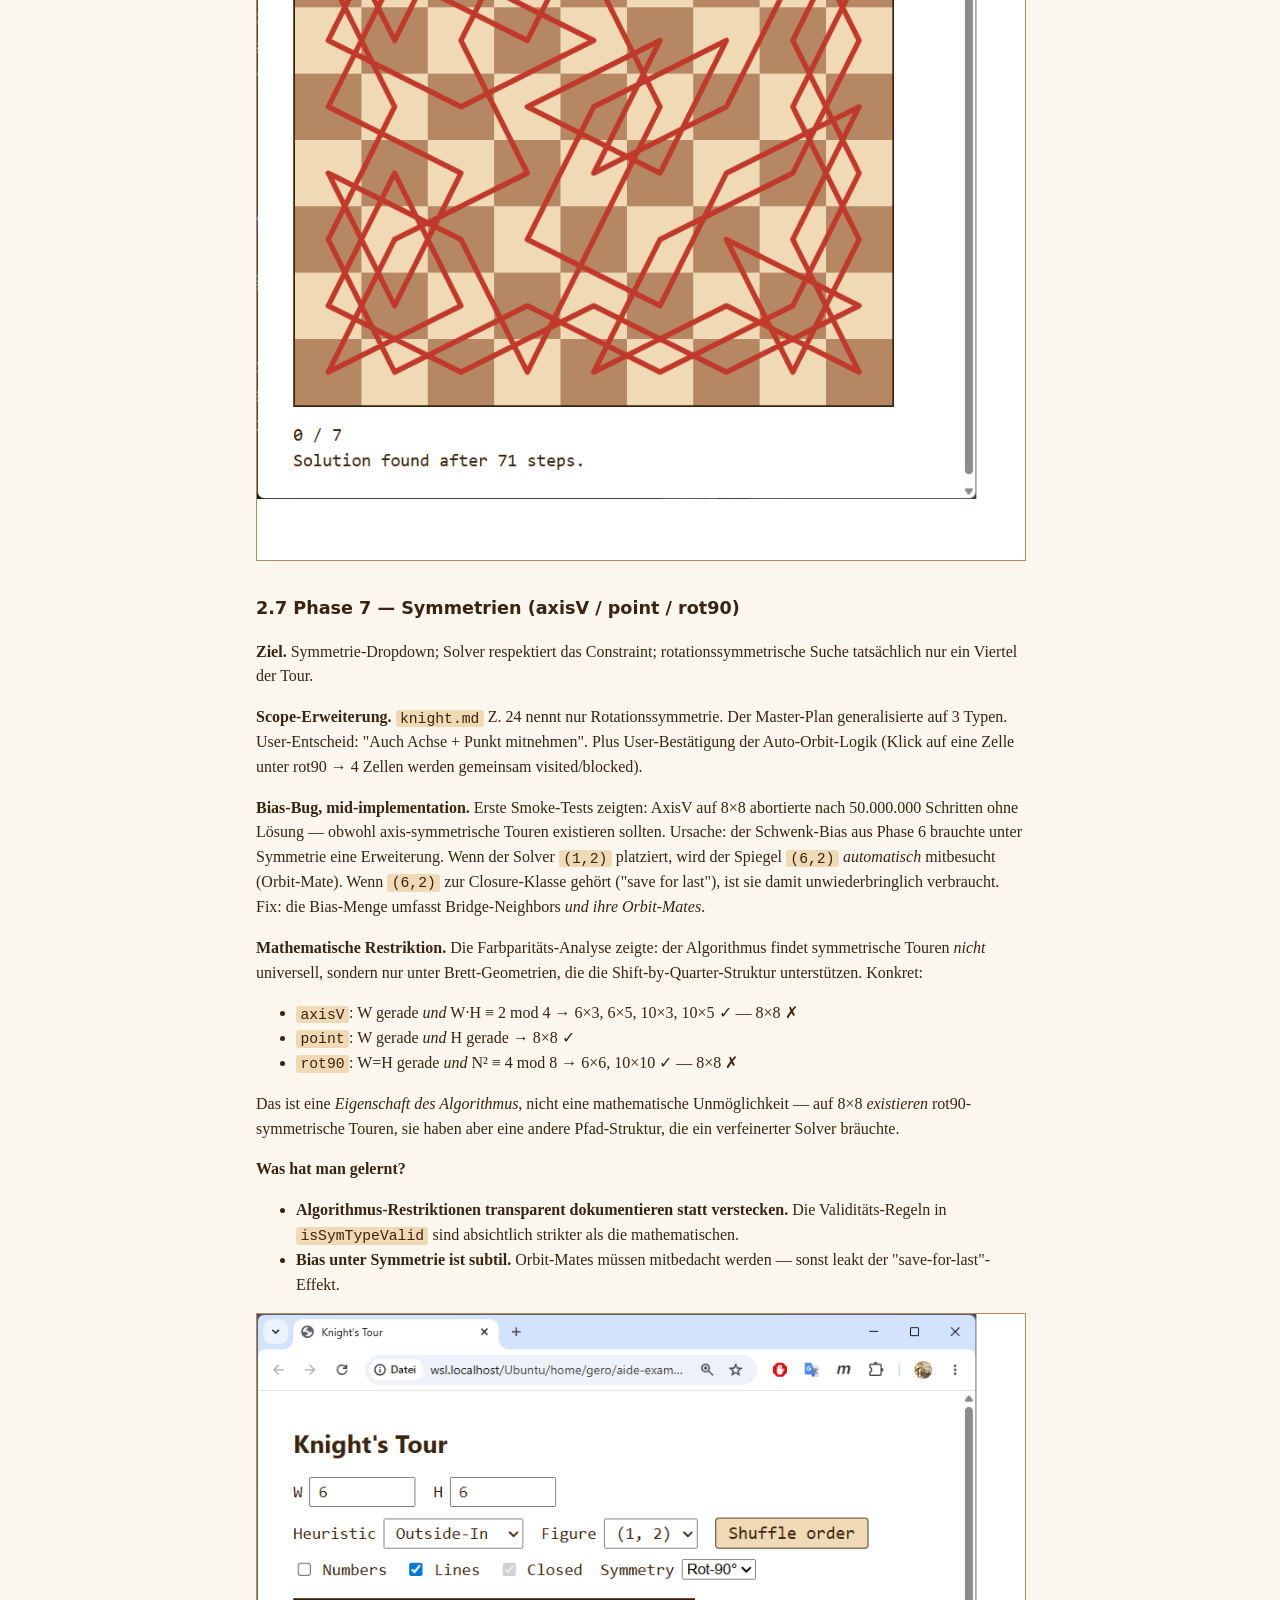
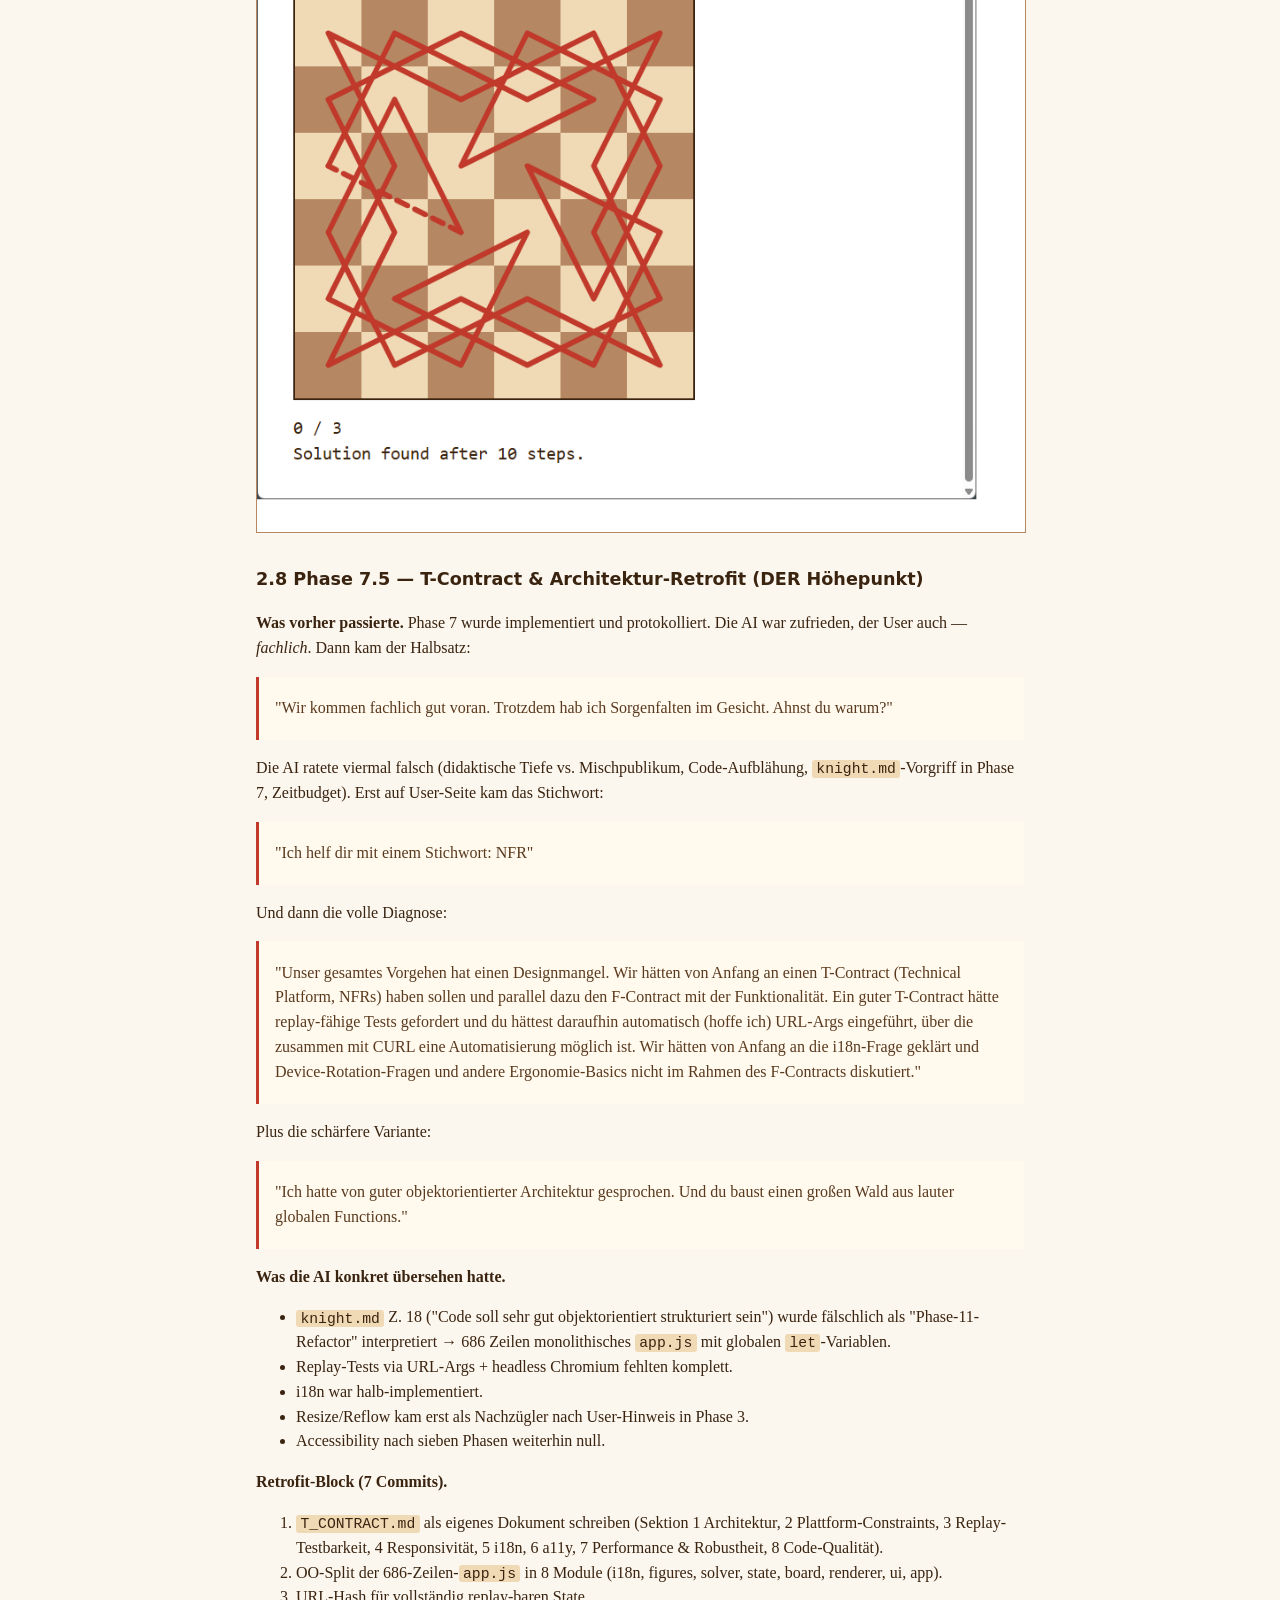
<file: LEHRUNTERLAGE.html>
<!DOCTYPE html>
<html lang="de">
<head>
<meta charset="UTF-8">
<meta name="viewport" content="width=device-width, initial-scale=1.0">
<title>LEHRUNTERLAGE</title>
<style>
:root {
  --color-light:  #f0d9b5;
  --color-dark:   #b58863;
  --color-ink:    #3a2410;
  --color-accent: #c0392b;
}
body {
  font-family: Georgia, 'Times New Roman', serif;
  color: var(--color-ink);
  background: #fbf6ee;
  max-width: 48rem;
  margin: 2rem auto;
  padding: 0 1.5rem 4rem;
  line-height: 1.55;
}
h1, h2, h3, h4 { font-family: system-ui, -apple-system, sans-serif; }
h1 { font-size: 1.7rem; border-bottom: 2px solid var(--color-dark); padding-bottom: 0.3rem; }
h2 { font-size: 1.3rem; margin-top: 2rem; border-bottom: 1px solid var(--color-dark); padding-bottom: 0.2rem; }
h3 { font-size: 1.1rem; margin-top: 1.6rem; }
h4 { font-size: 1rem; margin-top: 1.2rem; }
a { color: var(--color-accent); }
a:hover { text-decoration: none; }
code {
  font-family: ui-monospace, SFMono-Regular, Menlo, monospace;
  background: var(--color-light);
  padding: 0.05em 0.3em;
  border-radius: 3px;
  font-size: 0.92em;
}
pre {
  background: var(--color-light);
  padding: 0.8rem 1rem;
  border-radius: 4px;
  overflow-x: auto;
  border-left: 3px solid var(--color-dark);
}
pre code { background: transparent; padding: 0; }
blockquote {
  border-left: 3px solid var(--color-accent);
  margin: 1rem 0;
  padding: 0.2rem 1rem;
  color: #5a3a1e;
  background: #fff9ee;
}
table { border-collapse: collapse; margin: 1rem 0; }
th, td { border: 1px solid var(--color-dark); padding: 0.3rem 0.7rem; text-align: left; }
th { background: var(--color-light); }
img { max-width: 100%; height: auto; border: 1px solid var(--color-dark); }
hr { border: none; border-top: 1px dashed var(--color-dark); margin: 2rem 0; }
.nav-back {
  display: inline-block;
  margin-bottom: 1rem;
  font-family: system-ui, sans-serif;
  font-size: 0.9rem;
}
</style>
</head>
<body>
<a class="nav-back" href="index.html">← back to app</a>
<h1 id="knights-tour-mit-ai-pair-programming--eine-lehrunterlage">Knight's Tour mit AI-Pair-Programming — eine Lehrunterlage</h1>
<p>Das Dokument zeigt, wie eine gut strukturierte Software-Anwendung in einem Mensch-AI-Dialog entstehen kann, wenn man bei null Code startet und nur eine 33-Zeilen-Spec hat.</p>
<hr>
<h2 id="0-an-wen-richtet-sich-das-dokument">0. An wen richtet sich das Dokument?</h2>
<p><strong>Zielgruppe.</strong> Mischpublikum — Programmierer mit AI-Einsteiger-Niveau bis hin zu AI-erfahrenen Praktikern, die methodisch besser werden wollen. Wer noch nie mit einem AI-Assistenten paar-programmiert hat, findet hier ein Vorgehen mit klaren Schritten. Wer es regelmäßig tut, findet hier Reibungspunkte und Anti-Patterns aus der Praxis.</p>
<p><strong>Was du mitbringst.</strong> Ein Software-Problem mittlerer Größe — komplex genug für mehrere Sub-Features, klein genug für überschaubaren Code-Umfang. Einen AI-Assistenten. Bereitschaft zum stufenweisen Vorgehen statt &quot;alles in einem Rutsch&quot;.</p>
<p><strong>Was du herausbekommst.</strong> Einen <em>wiederholbaren</em> Prozess für AI-Pair-Programming an realistischen Anwendungen. Konkrete Beispiele, wie er in echt schief- und gutgeht. Eine Sammlung methodischer Prinzipien, die sich auf andere Projekte übertragen lassen.</p>
<p><strong>Quell-Artefakte im Repo.</strong></p>
<ul>
<li><a href="knight.html"><code>knight.md</code></a> — der F-Contract: 33 Zeilen FACHLICHE User-Wünsche.</li>
<li><a href="T_CONTRACT.html"><code>T_CONTRACT.md</code></a> — der T-Contract: TECHNISCHE Anforderungen.</li>
<li><a href="knight_plan.html"><code>knight_plan.md</code></a> — der Master-Plan, der die <strong>12 Phasen</strong> vorzeichnet.</li>
<li><a href="PROTOKOLL.html"><code>PROTOKOLL.md</code></a> — die verbatim-nahe Aufzeichnung des kompletten Dialog-Verlaufs (1200+ Zeilen). Diese Lehrunterlage ist seine Destillation.</li>
</ul>
<p><strong>Empfohlene Begleit-Aktion.</strong> Öffne <code>aide-knight/index.html</code> lokal im Browser (Doppelklick reicht, kein Webserver nötig). Wenn ein Beispiel im Text eine URL-Konfiguration nennt, paste sie in den Browser — der Replay-Mechanismus aus Phase 7.5 macht jeden im Text genannten Zustand sofort reproduzierbar.</p>
<p><strong>Lesezeit-Schätzung.</strong> 30–45 Minuten für den Hauptteil; offenes Stöbern im Lehrmomente-Anhang (Kapitel 3) je nach Interesse.</p>
<hr>
<h2 id="1-präambel">1. Präambel</h2>
<p>Vier methodische Kern-Punkte, die das gesamte Projekt prägen. Jeder mit konkretem Verlauf-Beispiel illustriert.</p>
<h3 id="11-warum-spec--spezifikation">1.1 Warum Spec ≠ Spezifikation</h3>
<p>Eine 33-Zeilen-<code>knight.md</code> ist eine <strong>Intentionsskizze</strong>, kein vollständiger Auftrag. Sie hält fest, <em>was</em> der User will — sie sagt aber nicht <em>wie</em> das im Detail aussehen soll. Pro Spec-Zeile entstehen typischerweise ein bis zwei <strong>Mikro-Entscheidungen</strong>, die nur im Dialog beantwortbar sind: Wo platziert sich ein Button? Was bedeutet &quot;Re-Klick&quot; exakt? Welche Farbe für die Tour-Linie? Welche Heuristik-Reihenfolge bei Gleichstand?</p>
<p>Konkret aus Phase 1 — &quot;Schachbrett rendern, Klick erkennbar&quot;: Eine einzige Spec-Zeile (&quot;typische Schachbrett-Farben&quot;), aber vier Mikrofragen auf dem Tisch:</p>
<blockquote>
<p>Welche Farben für das Schachbrett? — Klassisches Schach-Schema (chess.com / lichess-Defaults).
Schwarzer Text auf dunklen Feldern — kontraststark genug? — Mischung &quot;weiß auf dunkel / schwarz auf hell&quot; wäre unruhig. Lösung: <em>eine</em> Tintenfarbe für alles.
Wo soll die Klick-Koordinate erscheinen? — Status-Zeile unter dem Brett, Format <code>&lt;col&gt; / &lt;row&gt;</code>.
Inline (HTML+CSS+JS in einer Datei) oder schon jetzt mehrere Dateien? — Drei getrennte Dateien.</p>
</blockquote>
<p>Vier Mikrofragen für eine Zeile Spec. Eine &quot;Ein-Rutsch&quot;-Generation müsste alle vier raten — die Wahrscheinlichkeit, alle simultan richtig zu raten, sinkt geometrisch mit der Featurezahl. Eine vollständige Knight's-Tour-App umfasst rund 14 Features aus der Spec. Bei 1–2 Mikrofragen pro Feature und 50 % Trefferquote pro Frage liegt die Erfolgsrate eines One-Shot-Generierens unter 1 ‰. Die Stufung in Mikro-Dialoge ist nicht Vorsicht — sie ist Mathematik.</p>
<p>Übrigens: die vierte Frage bezieht sich auf eine TECHNISCHE Anforderung, die in der FACHLICHEN SPEC eigentlich nichts zu suchen hat. Hintergrund ist, dass die Notwendigkeit eines separaten T-Contracts erst in Phase 7 erkannt wurde.</p>
<h3 id="12-warum-stufen">1.2 Warum Stufen</h3>
<p>Jede Phase = genau ein Feature + genau eine User-Validierung. Mikro-Entscheidungen werden <em>vor</em> der Implementierung geklärt, getestet <em>nach</em> der Implementierung, committet <em>wenn</em> akzeptiert. Der Vier-Schritt-Rhythmus</p>
<pre><code>   Mikrofragen klären   →   Implementierung   →   User-Test   →   Commit
</code></pre>
<p>zieht sich durch alle 12 Phasen. Vorteile:</p>
<ol>
<li><strong>Rollback ist billig.</strong> Jede Phase ist ein einzelner (manchmal mehrere) Commit. Wenn eine Mikro-Entscheidung sich später als falsch herausstellt, ist sie isoliert revertierbar.</li>
<li><strong>Folgefehler-Kaskaden bleiben aus.</strong> Ein falsches Detail in Phase 3 würde sich ohne stufenweise Validierung erst in Phase 7 als bizarrer Bug zeigen. So fängt es der User-Test sofort.</li>
<li><strong>Performance-Probleme zeigen sich rechtzeitig.</strong> Phase 3 hat das 100×200-Bord als Akzeptanztest. Hätte der Solver dort gehakt, wäre es vor dem 5-Feature-Stack der späteren Phasen aufgefallen — nicht erst beim Phase-11-Stresstest.</li>
<li><strong>Der User behält die Steuerung.</strong> Statt am Ende vor einem fait accompli zu stehen, sieht er nach jeder Phase das Zwischenergebnis und kann umschwenken.</li>
</ol>
<p>Punkt 4 wird in dieser Übung mehrfach zum Tragen kommen — z.B. wenn der User mid-Phase 4 darauf besteht, dass UI komplett auf Englisch sein soll, oder wenn er mid-Phase 6 einen besseren Algorithmus vorschlägt.</p>
<h3 id="13-warum-mensch-an-die-hand-nehmen">1.3 Warum &quot;Mensch an die Hand nehmen&quot;</h3>
<p><em>AI-Pair-Programming funktioniert nicht durch Auftrag-und-Abholen.</em> Es funktioniert durch <strong>Mikro-Dialog</strong>: AI schlägt vor, User korrigiert oder bestätigt, AI implementiert, User testet, gemeinsam wird committet. Der Lehrwert dieser Übung liegt <strong>in der Reibung</strong>, nicht im glatten Ergebnis.</p>
<p>Glatte Ergebnisse lassen sich auch ohne Reibung produzieren — sie überzeugen aber niemanden, der die Übung nachvollziehen will. Das <code>PROTOKOLL.md</code> dokumentiert deshalb verbatim-nahe, <em>wo</em> es Reibung gab. Drei besonders dichte Stellen:</p>
<ul>
<li><strong>Phase 3 Resize-Nachzügler.</strong> User-Halbsatz: <em>&quot;Wenn wir auf einem Android Device sind und das Gerät von Portrait nach Landscape drehen muss es auch klappen ...&quot;</em> — eine Korrektur an der AI, die zu einer projektübergreifenden Regel in <code>~/.claude/CLAUDE.md</code> wurde.</li>
<li><strong>Phase 7.5 NFR-Diagnose.</strong> Der User stellte fest, dass die ersten sieben Phasen an einem strukturellen Designmangel litten. Mehr dazu in Kapitel 2.8 — das ist der wahrscheinlich wichtigste einzelne Moment des Projekts.</li>
<li><strong>Phase 6 Schwenk-Bias.</strong> Der User schlug mitten in der Implementierung eines schwierigeren Algorithmus einen einfacheren vor — und damit eine Code-Ersparnis von rund 70 Zeilen.</li>
</ul>
<p>Wer den Verlauf glättet, glättet auch das didaktisch Wertvollste heraus. Diese Lehrunterlage versucht das Gegenteil: die Stolperstellen sichtbar zu lassen.</p>
<h3 id="14-was-profis-anders-machen">1.4 Was Profis anders machen</h3>
<p>Vier Haltungen, die im Projekt-Verlauf praktisch geworden sind:</p>
<p><strong>1. F-Contract und T-Contract gleichzeitig.</strong> Die &quot;Spec&quot; deckt nur die Funktionalität ab (<code>knight.md</code> = F-Contract). Daneben braucht jedes nicht-triviale Projekt einen <strong>T-Contract</strong> (Technical Platform / Non-Functional Requirements): Architekturstil, i18n als Architektur, Replay-Testbarkeit, Accessibility, Resize/Reflow, Browser-Kompat, Performance-Limits. Beide Verträge gehören auf den Tisch <em>bevor</em> die erste Zeile Code entsteht. Wir haben es im Verlauf <em>nicht</em> getan und dafür mit einem 686-Zeilen-Monolith-Refactor in Phase 7.5 bezahlt.</p>
<p><strong>2. Baseline-Verhalten ist kein Feature.</strong> Resize-Reaktion, Hover-States, Keyboard-Bedienbarkeit, Focus-Indikatoren, sensible Default-Größen — das sind keine Features, das ist Hygiene des Mediums. YAGNI darf das nicht aushebeln. (Lehrstück aus Phase 3.)</p>
<p><strong>3. Dependency Injection statt Singleton.</strong> <code>static getInstance()</code> ist globaler State in Klassen-Hülle. <code>const theX = new X(...)</code> am Entry-Point + explizite Weiterreichung macht die Abhängigkeitsstruktur sichtbar. (Erkenntnis aus dem Architektur-Cluster vor Phase 9.)</p>
<p><strong>4. Detektor-vor-Fix.</strong> Wenn ein Bug entdeckt wird, den die Software bisher nicht erkannt hat: erst der Software das Erkennen beibringen, am echten Bug validieren, <em>dann</em> fixen. Phase 8 hat das praktisch exerciert — ein Test hing, der User schickte eine Replay-URL, die AI reproduzierte mit dem Node-Probe, der Test wurde durch eine bessere Konfiguration ersetzt.</p>
<p>Diese vier Haltungen sind keine &quot;AI-spezifischen&quot; Regeln. Sie sind ganz normale Software-Disziplin — sie werden im AI-Pair-Programming nur <em>sichtbarer</em>, weil die AI ohne sie zuverlässig versagt und der Schaden früh auftritt.</p>
<hr>
<h2 id="2-verlauf--phasen-chronologie">2. Verlauf — Phasen-Chronologie</h2>
<p>Pro Phase: Ziel, wichtigste Mikrofragen, ggf. Originalzitat, Was-hat-man-gelernt.</p>
<h3 id="20-phase-0--tabula-rasa--self-commitment">2.0 Phase 0 — Tabula rasa &amp; Self-Commitment</h3>
<p><strong>Ziel.</strong> Vor Beginn des didaktischen Aufbaus garantiert sicherstellen, dass <em>kein</em> Vorwissen aus einer früheren Implementierung den Verlauf verfälscht.</p>
<p><strong>Aktion.</strong> Die bestehende, lauffähige Implementation (8 Dateien, ~890 Zeilen) wurde per <code>git tag pre-rebuild-2026-05-13</code> gesichert und dann per <code>git rm</code> aus dem Working Tree entfernt. Nur <code>knight.md</code> und <code>.git/</code> blieben übrig. Zusätzlich <strong>Self-Commitment der AI:</strong> während aller folgenden Phasen wird der alte Code <em>nicht</em> konsultiert — weder per <code>Read</code>, noch per <code>Bash</code>, noch per <code>git show pre-rebuild-...</code>. Diese Selbst-Verpflichtung ist Teil der didaktischen Reinheit.</p>
<p><strong>Was hat man gelernt?</strong></p>
<ul>
<li>Reproduzierbare AI-Pair-Programming-Übungen verlangen einen sauberen Start. Heimliches &quot;Spicken&quot; wäre für die AI technisch möglich, für die Übung aber verlogen.</li>
<li>Ein Master-Plan als versioniertes Dokument im Repo (statt im ephemeren Claude-Plan-File) macht den Plan-Verlauf nachverfolgbar.</li>
</ul>
<h3 id="21-phase-1--brett-rendert-klick-erkennbar">2.1 Phase 1 — Brett rendert, Klick erkennbar</h3>
<p><strong>Ziel.</strong> 8×8 Schachbrett anzeigen, Klick auf ein Feld zeigt dessen Koordinaten unten an.</p>
<p><strong>Mikrofragen.</strong> Vier — siehe Präambel-Beispiel oben. Bemerkenswert: keine einzige war &quot;wie soll das aussehen?&quot; generisch. Alle waren konkret: Farbschema (chess.com), Textfarbe-Konsistenz (eine Tinte für alles), Status-Format (<code>col / row</code>), Datei-Aufteilung (3 Dateien sofort).</p>
<p><strong>Was hat man gelernt?</strong></p>
<ul>
<li>Die Anzahl der Mikrofragen <em>vor der ersten Codezeile</em> ist überraschend hoch. Wer das im Voraus nicht plant, gerät unter Druck und entscheidet im Dialog-Stress, was später korrigiert werden muss.</li>
<li>Eine &quot;Klassische Schach-Farbe&quot;-Antwort entlastet von späteren Streitigkeiten. Defaults aus etablierten Vorbildern (chess.com, lichess) sind wertvoll.</li>
</ul>
<p><img src="_assets/phase-1-board.png" alt="Phase 1 — leeres 8×8 Brett, Klick-Echo in der Status-Zeile"></p>
<h3 id="22-phase-2--solver-kern-dfs--warnsdorff">2.2 Phase 2 — Solver-Kern (DFS + Warnsdorff)</h3>
<p><strong>Ziel.</strong> Klick auf ein Feld startet die Tour-Suche; gefundene Tour wird als Linie + Nummern dargestellt.</p>
<p><strong>Mikrofragen vorab.</strong> Linienfarbe (kräftiges Rot <code>#c0392b</code>), Schritt-Zähler-Position (zweite Status-Zeile), Wortlaut &quot;Lösung nach N Schritten.&quot; (User-Diktion: <em>Schritten</em>, nicht <em>Zugversuchen</em>).</p>
<p><strong>Mid-Phase-Korrekturen.</strong> Während der Implementierung gab es zwei wichtige User-Eingriffe:</p>
<blockquote>
<p>&quot;Das UI soll komplett in Englisch sein. Wäre es schwierig, wenn du alles so vorbereitest, dass wir später weitere Sprachen hinzufügen können?&quot;</p>
<p>&quot;Du zeichnest zuerst die Feldnummern und danach die roten Linien. Ich glaube, umgekehrt wäre es besser.&quot;</p>
</blockquote>
<p>Beide Korrekturen wanderten direkt in den Phase-2-Commit — die i18n-Architektur als STRINGS-Map und die Layer-Reihenfolge per CSS-Variable + Z-Index.</p>
<p><strong>Was hat man gelernt?</strong></p>
<ul>
<li><strong>Mid-Phase-Korrekturen sind Methode, nicht Versagen.</strong> Wenn der User mid-Phase eine bessere Idee hat, gehört sie <em>in dieselbe Phase</em>, nicht in eine Nachfolge-Phase mit &quot;Polish&quot; im Titel.</li>
<li>Die kleine i18n-Vorbereitung (STRINGS-Map, auch wenn vorerst nur <code>en</code> aktiv) zahlt sich später vielfach zurück (Phase 7.5).</li>
</ul>
<p><img src="_assets/phase-2-solution.png" alt="Phase 2 — erste gelöste Knight's Tour mit Linien und Nummern"></p>
<h3 id="23-phase-3--variable-brettmaße--padding-fundament">2.3 Phase 3 — Variable Brettmaße + Padding-Fundament</h3>
<p><strong>Ziel.</strong> W- und H-Eingaben, dynamische Brettgröße, Padding-Bordüre im Solver (statt Out-of-Bounds-Check pro Move).</p>
<p><strong>Mikrofragen vorab.</strong> Padding-Tiefe (dynamisch pro Figur — wird <code>max(|dx|, |dy|)</code>), Brettgrößen-Cap (keiner — User akzeptiert Crash-Risiko), W/H-Apply-Verhalten (auto auf blur/Enter).</p>
<p><strong>Lehrreiche Befunde im User-Test.</strong> Drei algorithmische Phänomene wurden sichtbar:</p>
<table>
<thead>
<tr>
<th>Konfig</th>
<th>Schritte</th>
<th>Bemerkung</th>
</tr>
</thead>
<tbody>
<tr>
<td>8×4 Warnsdorff von Ecke</td>
<td><strong>13.4 Mio</strong></td>
<td>Warnsdorff <em>kann</em> auf schmalen Rechtecken in Sackgassen geraten. Bekannte Eigenheit; Tie-Breaker-Regeln (Pohl 1967) würden helfen — out of scope.</td>
</tr>
<tr>
<td>200×100 Warnsdorff</td>
<td>19 999</td>
<td>Praktisch perfekt — keine Backtracks.</td>
</tr>
<tr>
<td>5×5 von hellem Feld</td>
<td><code>null</code></td>
<td><strong>Paritätsbeweis:</strong> 13 dunkle + 12 helle Felder, Tour alterniert Farben → von hellem Start unmöglich. <em>Schöne mathematische Mikro-Anekdote.</em></td>
</tr>
</tbody>
</table>
<p><strong>Der Resize-Nachzügler — DER Lehrmoment der Phase.</strong></p>
<blockquote>
<p>&quot;Dieses Resize Verhalten ist etwas, von dem ich erwartet hätte, dass du es auch dann automatisch einbaust, wenn ich es nicht explizit vorgebe. Ist da meine Erwartung zu hoch? Wenn wir auf einem Android Device sind und das Gerät von Portrait nach Landscape drehen, muss sich das UI ebenfalls anpassen.&quot;</p>
</blockquote>
<p>Die ehrliche Antwort: nein, die Erwartung ist nicht zu hoch — sie ist die richtige. Es folgte ein eigener Nachzügler-Commit mit Resize-Listener (trailing-edge debounced via <code>setTimeout</code>) und eine <strong>neue Sektion in <code>~/.claude/CLAUDE.md</code></strong>:</p>
<blockquote>
<p><strong>Baseline-Verhalten ist kein Feature.</strong> Resize/Reflow auf Viewport-Änderungen, Hover-States auf klickbaren Elementen, Keyboard-Bedienbarkeit, lesbare Defaults — das sind Dinge, die ein Profi automatisch einbaut, ohne dass der User sie im Brief erwähnen muss.</p>
</blockquote>
<p><strong>Was hat man gelernt?</strong></p>
<ul>
<li><strong>Der User korrigiert die AI</strong> — und manchmal entsteht aus <em>einer</em> Korrektur eine projektübergreifende Regel.</li>
<li>Performance-pathologische Konfigurationen (8×4 Warnsdorff) zeigen sich am natürlichen Brett-Test. Ohne stufenweise Validierung würden sie erst beim Phase-11-Stresstest auffallen.</li>
</ul>
<p><img src="_assets/phase-3-8x4.png" alt="Phase 3 — 8×4 Warnsdorff: 13.4M Schritte zeigen die Pathologie des Verfahrens auf schmalen Rechtecken"></p>
<p><img src="_assets/phase-3-200x100.png" alt="Phase 3 — 200×100 Warnsdorff: 19 999 Schritte, praktisch perfekt"></p>
<h3 id="24-phase-4--heuristiken-figuren-mix-button-localstorage">2.4 Phase 4 — Heuristiken, Figuren, Mix-Button, localStorage</h3>
<p><strong>Ziel.</strong> Heuristik-Dropdown (Warnsdorff / Outside-In / Brute Force), Figur-Dropdown ((1,2)/(1,4)/(2,3)/(3,4)), Mix-Button mit Tooltip, voller State in localStorage.</p>
<p><strong>Mikrofragen vorab.</strong> Layout (eigene Reihe unter W/H), Mix-Trigger (würfeln + sofort re-solvieren von letztem Startfeld), Persistenz (voller State).</p>
<p><strong>Status-Feedback-Bug, mid-phase.</strong></p>
<blockquote>
<p>&quot;Wenn ich ein Feld anklicke, wird es nicht sofort in der Fußleiste gezeigt; als Rückmeldung wäre es aber nötig, dies zu tun, bevor die Suche beginnt.&quot;</p>
</blockquote>
<p>Ursache: JS ist single-threaded — der Click-Handler aktualisiert den Status, ruft dann aber synchron <code>solve()</code> auf, das den Main-Thread blockiert; der Browser kommt vor dem Block nicht zum Repaint. Fix: <strong>Double-<code>requestAnimationFrame</code></strong> zwischen Statusupdate und <code>solve()</code>. Per globaler <code>CLAUDE.md</code>-Regel sind <code>setTimeout(0)</code> als Timing-Workarounds grundsätzlich unerwünscht.</p>
<p><strong>Re-Klick-Frage abgegrenzt.</strong> Im selben Atemzug stellte der User die Frage, ob &quot;Re-Klick = weitersuchen&quot; zu dieser Phase gehört. Antwort: nein, zu Phase 9 — denn die &quot;Continue from current solution&quot;-Logik braucht eine speicherbare Search-State-Struktur, die in Phase 9 sowieso aufgebaut werden muss.</p>
<p><strong>Was hat man gelernt?</strong></p>
<ul>
<li>Selbst die AI muss daran erinnert werden, dass synchrone Solver vor dem Repaint blockieren. Die Mid-Phase-Korrektur deckte eine Lücke in der eigenen JS-Disziplin auf.</li>
<li><strong>Phasen-Grenzen verteidigen</strong> — Re-Klick gehört nicht hierher, auch wenn der User danach fragt. Phasen-Bündelung würde Master-Plan-Klarheit zerstören.</li>
</ul>
<p><img src="_assets/phase-4-heuristic.png" alt="Phase 4 — Heuristik-Wechsel produziert sichtbar andere Tour-Geometrie bei gleichem Startfeld"></p>
<h3 id="25-phase-5--sichtbarkeits-toggles">2.5 Phase 5 — Sichtbarkeits-Toggles</h3>
<p><strong>Ziel.</strong> Checkboxen &quot;Numbers&quot; und &quot;Lines&quot;, unabhängig schaltbar.</p>
<p><strong>Mikrofragen vorab.</strong> Eigene dritte Reihe; Auto-Hide für Nummern, wenn Font &lt; 9 px (z.B. auf 200×100 mit 4-px-Zellen).</p>
<p><strong>Implementierung.</strong> Beide Toggles via CSS-Variable <code>--num-display</code> / <code>--overlay-display</code>. Flippen einer Checkbox schreibt nur die CSS-Variable um — kein DOM-Eingriff, gerenderte Tour bleibt unangetastet.</p>
<p><strong>Was hat man gelernt?</strong></p>
<ul>
<li>CSS-Variablen als Toggle-Mechanismus sind angenehm leicht.</li>
<li>Eine <em>dynamische</em> Schwelle (auto-hide bei Font &lt; 9 px) ist erklärungsbedürftiger als eine feste, aber UX-mäßig richtiger. Die Mikrofrage zwingt zur bewussten Entscheidung.</li>
</ul>
<p><img src="_assets/phase-5-lines-only.png" alt="Phase 5 — nur Linien sichtbar, Nummern ausgeblendet"></p>
<p><img src="_assets/phase-5-numbers-only.png" alt="Phase 5 — nur Nummern sichtbar, Linien ausgeblendet"></p>
<h3 id="26-phase-6--geschlossene-touren-via-schwenk-bias">2.6 Phase 6 — Geschlossene Touren via Schwenk-Bias</h3>
<p><strong>Ziel.</strong> Checkbox &quot;Closed&quot;. Wenn aktiv, sucht der Solver geschlossene Touren. Bei Erfolg: zusätzliche gestrichelte Linie vom letzten zum ersten Feld.</p>
<p><strong>Mikrofragen vorab.</strong> Closing-Linie (gestrichelt, gleiche Farbe), Checkbox-Platzierung (Reihe 3).</p>
<p><strong>Der User-Vorschlag mit Algorithmus-Verbesserung — Höhepunkt der Phase.</strong></p>
<p>Der Master-Plan hatte das Verfahren &quot;abwechselnd an beiden Enden des Pfades anbauen&quot; aus <code>knight.md</code> skizziert. Die AI begann mit der Implementierung. Mitten drin kam der User mit einer einfacheren Idee:</p>
<blockquote>
<p>&quot;Noch eine Idee zur geschlossenen Tour: Wenn du z.B. in einer Ecke beginnst und dann das nächste Feld erreichst, dann musst du dafür sorgen, dass das andere Feld, von dem man aus das Startfeld erreichen kann, solange wie nur irgend möglich NICHT benutzt wird. Wenn du ihm eine künstlich verfälschte hohe Zahl von Freiheitsgraden gibst (oder es algorithmisch bei der Suche bis zum vorletzten Zug aussparst), dann sollte das ein ganz effektives Verfahren sein, um geschlossene Pfade zu finden.&quot;</p>
</blockquote>
<p>Das ist <strong>die klassische Schwenk-Technik</strong> in einer extrem einfachen Implementations-Form: Startnachbarn mit <code>+1000</code>-Penalty im Warnsdorff-Score, damit sie erst spät platziert werden; der letzte Zug landet dann automatisch auf einem davon. Vorteile gegenüber dem alternierenden Anbauen:</p>
<ul>
<li><strong>Eindimensional</strong>, kein Deque, ein Pfad-Array</li>
<li><strong>~10 Zeilen</strong> Code-Erweiterung statt ~80</li>
<li><strong>Bei Warnsdorff/Outside-In hocheffektiv</strong>: 8×8 Knight closed löst in 85 Schritten (gegenüber 63 für offen, also nur 35 % Overhead)</li>
</ul>
<p><strong>Was hat man gelernt?</strong></p>
<ul>
<li><strong>Der User verbessert den Algorithmus, nicht die AI.</strong> Der Master-Plan-Vorschlag war plausibel, aber nicht der eleganteste. Die AI hat ihn zunächst übernommen — der User hatte den klareren Blick.</li>
<li><strong>Spec-Vorschläge sind nicht heilig.</strong> <code>knight.md</code> schlug ein konkretes Verfahren vor; der User hat mid-implementation eine bessere Version vorgeschlagen, und dieser Vorschlag landete in der App.</li>
</ul>
<p><img src="_assets/phase-6-closed.png" alt="Phase 6 — geschlossene Tour via Schwenk-Bias, gestrichelte Closing-Linie zwischen Start und Ende"></p>
<h3 id="27-phase-7--symmetrien-axisv--point--rot90">2.7 Phase 7 — Symmetrien (axisV / point / rot90)</h3>
<p><strong>Ziel.</strong> Symmetrie-Dropdown; Solver respektiert das Constraint; rotationssymmetrische Suche tatsächlich nur ein Viertel der Tour.</p>
<p><strong>Scope-Erweiterung.</strong> <code>knight.md</code> Z. 24 nennt nur Rotationssymmetrie. Der Master-Plan generalisierte auf 3 Typen. User-Entscheid: &quot;Auch Achse + Punkt mitnehmen&quot;. Plus User-Bestätigung der Auto-Orbit-Logik (Klick auf eine Zelle unter rot90 → 4 Zellen werden gemeinsam visited/blocked).</p>
<p><strong>Bias-Bug, mid-implementation.</strong> Erste Smoke-Tests zeigten: AxisV auf 8×8 abortierte nach 50.000.000 Schritten ohne Lösung — obwohl axis-symmetrische Touren existieren sollten. Ursache: der Schwenk-Bias aus Phase 6 brauchte unter Symmetrie eine Erweiterung. Wenn der Solver <code>(1,2)</code> platziert, wird der Spiegel <code>(6,2)</code> <em>automatisch</em> mitbesucht (Orbit-Mate). Wenn <code>(6,2)</code> zur Closure-Klasse gehört (&quot;save for last&quot;), ist sie damit unwiederbringlich verbraucht. Fix: die Bias-Menge umfasst Bridge-Neighbors <em>und ihre Orbit-Mates</em>.</p>
<p><strong>Mathematische Restriktion.</strong> Die Farbparitäts-Analyse zeigte: der Algorithmus findet symmetrische Touren <em>nicht</em> universell, sondern nur unter Brett-Geometrien, die die Shift-by-Quarter-Struktur unterstützen. Konkret:</p>
<ul>
<li><code>axisV</code>: W gerade <em>und</em> W·H ≡ 2 mod 4 → 6×3, 6×5, 10×3, 10×5 ✓ — 8×8 ✗</li>
<li><code>point</code>: W gerade <em>und</em> H gerade → 8×8 ✓</li>
<li><code>rot90</code>: W=H gerade <em>und</em> N² ≡ 4 mod 8 → 6×6, 10×10 ✓ — 8×8 ✗</li>
</ul>
<p>Das ist eine <em>Eigenschaft des Algorithmus</em>, nicht eine mathematische Unmöglichkeit — auf 8×8 <em>existieren</em> rot90-symmetrische Touren, sie haben aber eine andere Pfad-Struktur, die ein verfeinerter Solver bräuchte.</p>
<p><strong>Was hat man gelernt?</strong></p>
<ul>
<li><strong>Algorithmus-Restriktionen transparent dokumentieren statt verstecken.</strong> Die Validitäts-Regeln in <code>isSymTypeValid</code> sind absichtlich strikter als die mathematischen.</li>
<li><strong>Bias unter Symmetrie ist subtil.</strong> Orbit-Mates müssen mitbedacht werden — sonst leakt der &quot;save-for-last&quot;-Effekt.</li>
</ul>
<p><img src="_assets/phase-7-rot90.png" alt="Phase 7 — 6×6 Knight Outside-In mit Rotation 90°: rotationssymmetrische geschlossene Tour, gefunden in 10 Schritten"></p>
<h3 id="28-phase-75--t-contract--architektur-retrofit-der-höhepunkt">2.8 Phase 7.5 — T-Contract &amp; Architektur-Retrofit (DER Höhepunkt)</h3>
<p><strong>Was vorher passierte.</strong> Phase 7 wurde implementiert und protokolliert. Die AI war zufrieden, der User auch — <em>fachlich</em>. Dann kam der Halbsatz:</p>
<blockquote>
<p>&quot;Wir kommen fachlich gut voran. Trotzdem hab ich Sorgenfalten im Gesicht. Ahnst du warum?&quot;</p>
</blockquote>
<p>Die AI ratete viermal falsch (didaktische Tiefe vs. Mischpublikum, Code-Aufblähung, <code>knight.md</code>-Vorgriff in Phase 7, Zeitbudget). Erst auf User-Seite kam das Stichwort:</p>
<blockquote>
<p>&quot;Ich helf dir mit einem Stichwort: NFR&quot;</p>
</blockquote>
<p>Und dann die volle Diagnose:</p>
<blockquote>
<p>&quot;Unser gesamtes Vorgehen hat einen Designmangel. Wir hätten von Anfang an einen T-Contract (Technical Platform, NFRs) haben sollen und parallel dazu den F-Contract mit der Funktionalität. Ein guter T-Contract hätte replay-fähige Tests gefordert und du hättest daraufhin automatisch (hoffe ich) URL-Args eingeführt, über die zusammen mit CURL eine Automatisierung möglich ist. Wir hätten von Anfang an die i18n-Frage geklärt und Device-Rotation-Fragen und andere Ergonomie-Basics nicht im Rahmen des F-Contracts diskutiert.&quot;</p>
</blockquote>
<p>Plus die schärfere Variante:</p>
<blockquote>
<p>&quot;Ich hatte von guter objektorientierter Architektur gesprochen. Und du baust einen großen Wald aus lauter globalen Functions.&quot;</p>
</blockquote>
<p><strong>Was die AI konkret übersehen hatte.</strong></p>
<ul>
<li><code>knight.md</code> Z. 18 (&quot;Code soll sehr gut objektorientiert strukturiert sein&quot;) wurde fälschlich als &quot;Phase-11-Refactor&quot; interpretiert → 686 Zeilen monolithisches <code>app.js</code> mit globalen <code>let</code>-Variablen.</li>
<li>Replay-Tests via URL-Args + headless Chromium fehlten komplett.</li>
<li>i18n war halb-implementiert.</li>
<li>Resize/Reflow kam erst als Nachzügler nach User-Hinweis in Phase 3.</li>
<li>Accessibility nach sieben Phasen weiterhin null.</li>
</ul>
<p><strong>Retrofit-Block (7 Commits).</strong></p>
<ol>
<li><code>T_CONTRACT.md</code> als eigenes Dokument schreiben (Sektion 1 Architektur, 2 Plattform-Constraints, 3 Replay-Testbarkeit, 4 Responsivität, 5 i18n, 6 a11y, 7 Performance &amp; Robustheit, 8 Code-Qualität).</li>
<li>OO-Split der 686-Zeilen-<code>app.js</code> in 8 Module (i18n, figures, solver, state, board, renderer, ui, app).</li>
<li>URL-Hash für vollständig replay-baren State.</li>
<li>i18n-Konsolidierung + sichtbarer Sprach-Switcher.</li>
<li>a11y-Basics (Keyboard-Nav, ARIA, Focus-Ringe, aria-live).</li>
<li>Browser-basiertes Test-Skelett unter <code>tests/</code>.</li>
<li>PROTOKOLL-Eintrag + <code>CLAUDE.md</code>-Erweiterung <em>&quot;F-Contract und T-Contract gehören gleichzeitig an den Anfang&quot;</em>.</li>
</ol>
<p><strong>Plus: T_CONTRACT ergänzt die CLAUDE.md</strong></p>
<p>Der T-Contract fordert die <em>grobe</em> Trennung &quot;Domain-Logik vs. State vs. View vs. Orchestrierung&quot;; die konkrete Modul-Liste reift während der Implementierung. Außerdem erbt er Prinzipien, die bereits in der <code>CLAUDE.md</code> beschrieben sind. Der Klarheit halber haben wir einige dieser Prinzipien, die im Projekt operativ wirken, aber normalerweise nicht im T_CONTRACT stehen müssten, explizit am Ende des T_CONTRACT angehängt.</p>
<p><strong>Was hat man gelernt?</strong></p>
<ul>
<li><strong>F-Contract und T-Contract gehören gleichzeitig an den Anfang.</strong> Genau eine Spec-Zeile zur OO-Struktur (&quot;sehr gut objektorientiert strukturiert&quot;) wurde als Feature behandelt statt als plattform-prägendes T-Item — und kostete am Ende einen 686-Zeilen-Refactor in einer eigenen Phase.</li>
<li><strong>Der Retrofit ist Heilung, kein Geheimnis.</strong> Die Übung dokumentiert den Fehler offen. Das ist der vermutlich didaktisch wertvollste Moment des ganzen Projekts — <em>gerade weil</em> die AI in vier Vermutungen falsch lag, bevor der User das Stichwort lieferte.</li>
<li><strong>Anti-Pattern explizit benannt:</strong> Eine Spec-Nebenbemerkung &quot;Code soll OO sein&quot; als gleichwertiges Feature behandeln statt als T-Contract-Item.</li>
</ul>
<h3 id="29-phase-8--blockierbare-felder--die-hängender-test-geschichte">2.9 Phase 8 — Blockierbare Felder + die &quot;Hängender-Test&quot;-Geschichte</h3>
<p><strong>Ziel.</strong> Rechtsklick togglet ein Feld blockiert/frei; blockierte Felder sichtbar anders; Solver respektiert sie.</p>
<p><strong>Mikrofragen vorab.</strong> Visuelle Darstellung (dunkelgrau + Diagonal-Schraffur), Touch-/Tastatur-Substitut (Long-Press + Shift+Enter), Symmetrie-Interaktion (auto-orbit-extension).</p>
<p><strong>Drei Eingabewege im selben Handler.</strong></p>
<ul>
<li>Maus: Rechtsklick (<code>contextmenu</code>, Default unterdrückt)</li>
<li>Touch: 500-ms-Long-Press</li>
<li>Keyboard: Shift+Enter auf fokussierter Zelle</li>
</ul>
<p><strong>Die hängende Test-Geschichte.</strong> Bei den Test-Erweiterungen schrieb die AI:</p>
<pre><code class="language-js">test('Solver: 8x8 knight (0,0) with one blocked cell still solves', () =&gt; {
  const r = Solver.solve(8, 8, moves, 0, 0, {
    heuristic: 'warnsdorff',
    blocked: new Set(['4,4']),
  });
  // ...
});
</code></pre>
<p>User-Reaktion: &quot;Der Test hängt sich auf.&quot; Node-Probe bestätigte: <strong>Warnsdorff allein auf 8×8 mit einer einzelnen zentralen blockierten Zelle terminiert nicht in 5 Sekunden</strong> — wahrscheinlich nie. Die Heuristik gerät in eine pathologische Backtracking-Region.</p>
<p>User-Hinweis war direkt + nützlich:</p>
<blockquote>
<p>&quot;Du kannst das Muster nehmen, das ich verwendet habe, die Lösung ist sofort da ...&quot;</p>
</blockquote>
<p>Mit einer vollständigen URL als Reproduktions-Recipe (<strong>Replay-Test in Action!</strong>):</p>
<pre><code>…#heur=outsideIn&amp;sym=point&amp;mix=…&amp;start=7,7&amp;block=6,6;1,1;1,6;6,1;3,4;4,3;4,4;3,3
</code></pre>
<p>Ersetzt durch Outside-In + Point-Symmetrie + 8 symmetrische Blöcke, Start <code>(0,1)</code>: findet die 56-Zell-geschlossene Tour in 45 Schritten. Phase-7.5-Replay-Architektur trägt sofort: die AI konnte die User-Konfiguration in einer Zeile vom User-Browser zum Node-Probe übertragen.</p>
<p><strong>Was hat man gelernt?</strong></p>
<ul>
<li><strong>Ein Test ist nicht &quot;richtig&quot;, nur weil er Code prüft.</strong> Er ist erst dann richtig, wenn er auch <em>terminiert</em>.</li>
<li><strong>Pathologische Eingaben für Heuristiken finden ist nicht-trivial.</strong> Die einfachste Vorsichtsmaßnahme: echte User-Konfigurationen testen, nicht erfundene.</li>
<li><strong>Detektor-vor-Fix-Prinzip praktisch.</strong> Erst den Hänger isoliert reproduzieren (Node-Probe), dann durch eine robuste Konfiguration ersetzen.</li>
</ul>
<p><img src="_assets/phase-8-blocks-point.png" alt="Phase 8 — Punkt-Symmetrie mit 8 blockierten Feldern, Outside-In findet 56-Zell-Tour um die Blocks herum"></p>
<h3 id="210-phase-9--architektur-cluster-di--time-budget--stop--re-click-continue">2.10 Phase 9 — Architektur-Cluster (DI) + Time-Budget + Stop + Re-Click-Continue</h3>
<p><strong>Vorgelagerte User-Frage</strong> (zwischen Phase 8 und Phase 9):</p>
<blockquote>
<p>&quot;Provokant gefragt: Welchen Nachteil hätte es, wenn wir grundsätzlich mit Instances hantieren. Dort wo wir Singletons nutzen, instanziieren wir einmalig ein Objekt, das per Konvention mit 'the' beginnt und arbeiten dann nur noch damit. Also z.B. class Solver, const theSolver = new Solver();&quot;</p>
</blockquote>
<p>Antwort nach Abwägung: <strong>fast keine Nachteile, mehrere Vorteile.</strong> Singleton ist globaler State in Klassen-Hülle und unterläuft <code>T_CONTRACT</code>-Sektion 1 (&quot;kein globaler State außerhalb von Klassen&quot;). Konsequenzen:</p>
<ul>
<li>Neue <code>CLAUDE.md</code>-Sektion <em>&quot;Dependency Injection bevorzugt vor Singleton-Pattern&quot;</em>.</li>
<li><code>T_CONTRACT.md</code> Sektion 1 umformuliert: <code>static getInstance()</code> nicht zugelassen.</li>
<li>Code-Refactor: <code>I18n</code> und <code>AppState</code> haben kein <code>getInstance</code> mehr; Konstruktoren nehmen ihre Abhängigkeiten explizit; <code>app.js</code> ist der einzige Ort, der <code>new</code> aufruft; Variablen-Konvention <code>theX</code>.</li>
</ul>
<p><strong>Re-Framing des <code>knight.md</code>-5-Sekunden-Confirm-Patterns.</strong></p>
<p><code>knight.md</code> Z. 20 schlug vor: &quot;alle 5 Sekunden per <code>confirm()</code> fragen, ob weitergesucht werden soll&quot;. Mid-Phase 9 hat der User das neu sortiert mit zwei Use-Cases:</p>
<blockquote>
<p>&quot;1) Es kann sein, dass ich absichtlich will, dass ein JOB eine halbe Stunde lang sucht (beispielsweise gibt es eine zebra solution (2/3-Figur) für ein 10x10 Board, das die App bislang einfach nicht findet). Und da will ich nicht immer wieder vom Browser Protector unterbrochen werden, der mich nach ca. 15 Sekunden fragt, ob ich noch länger warten will!</p>
<ol start="2">
<li>Es gibt den Fall, dass ich absichtlich nur 1-2 Sekunden warten will, etwa wenn ich mehrere Startfelder durchprobieren will und vor allem an denjenigen interessiert bin, die schnell zu einer Lösung führen.&quot;</li>
</ol>
</blockquote>
<p>Beide Use-Cases mit <strong>einem Mechanismus</strong> bedient: user-konfiguriertes <strong>Time-Budget pro Suche</strong> (Sekunden, Default 10). Plus Stop-Button. Plus chunked Async-Execution via <code>setTimeout(0)</code>-Yields — Browser bleibt responsiv, kein Browser-Protector-Pop-up.</p>
<p><strong>Re-Click-Continue.</strong> Solver-Instanz lebt zwischen Klicks; bei gleichem Start + gleichen Settings setzt die zweite <code>.search()</code>-Call die Suche von der gefundenen Tour fort. Schritt-Counter wächst über alle Klicks.</p>
<p><strong>Was hat man gelernt?</strong></p>
<ul>
<li><strong>User-getriebene Architektur-Verbesserung.</strong> Die &quot;DI statt Singleton&quot;-Frage war eine <em>provokante</em> User-Frage — die AI hatte den Singleton-Mischzustand als gegeben hingenommen. Eine Architektur-Regel landete in <code>CLAUDE.md</code> mit globaler Wirkung.</li>
<li><strong><code>knight.md</code>-Spec ist nicht heilig.</strong> Der 5-Sekunden-Confirm war ein Workaround für fehlende Cancel-Möglichkeit. Mit chunked async + Time-Budget + Stop-Button gibt es eine bessere Lösung — und sie subsumiert beide Use-Cases.</li>
</ul>
<h3 id="211-phase-10--startfeld-sensitivität-heatmap">2.11 Phase 10 — Startfeld-Sensitivität (Heatmap)</h3>
<p><strong>Ziel.</strong> Button &quot;Sensitivity&quot; erscheint <em>nach</em> erster Lösung. Klick startet pro nicht-blockiertem Startfeld eine eigene Erstlösungs-Suche; Schritt-Zahl wird als Heatmap+Zahl ins Feld geschrieben.</p>
<p><strong>Mikrofragen vorab.</strong> Visuelle Darstellung (Heatmap + Zahl), Klick-Verhalten nach Sensitivität (sofort reguläre Tour), Symmetrie/Closed-Settings (mitnehmen wie aktuelle Settings). Plus User-Klärung: &quot;Das Zeitbudget gilt für jede Einzelsuche, ok?&quot; — exakt so geplant.</p>
<p><strong>Implementations-Architektur.</strong> <code>SensitivityScan</code>-Klasse neben <code>SearchDriver</code> in <code>driver.js</code>, gleiche Token-basierte Cancellation. Heatmap-Rendering in <code>renderer.js</code>: log-Skala HSL-Ramp grün→rot, kompakte Step-Labels (<code>12k</code>, <code>1.2M</code>, <code>—</code> für no-solution-in-budget).</p>
<p><strong>Das visuelle Lehrstück.</strong> Auf 8×8 Knight mit Outside-In zeigt die Sensitivitäts-Heatmap eine <em>sehr</em> heterogene Difficulty-Landschaft:</p>
<ul>
<li>Viele grüne Zellen mit <code>63</code> Schritten (Outside-In findet hier sauber durch)</li>
<li>Mehrere rote Zellen mit <code>547</code> Schritten (8.7× mehr Arbeit)</li>
<li>Eine gelb-grüne Mittelschicht</li>
</ul>
<p>Zum Vergleich: Warnsdorff produziert auf 8×8 Knight eine <em>fast einheitliche</em> Landschaft (alle Felder ≈ 63 Schritte). <strong>Outside-In ist deutlich uneinheitlicher</strong>, und die Heatmap macht diesen Unterschied zwischen Heuristiken auf einen Blick erfassbar.</p>
<p><strong>Was hat man gelernt?</strong></p>
<ul>
<li><strong>Daten visualisieren beweist eine algorithmische Eigenschaft besser als Prosa.</strong> Niemand hätte aus <em>Worten</em> gespürt, wie heterogen Outside-In ist. Die Heatmap zeigt es in einem Bild.</li>
<li><strong>Eine ‚Pro-Cell-Search'-Variante eines bestehenden Solvers ist günstig</strong>, wenn die Solver-Klasse von Anfang als Instance gebaut ist (Phase 9). Die Phase-10-Sensitivitäts-Funktionalität ist im Wesentlichen &quot;Solver in der Schleife mit fortlaufendem UI-Update&quot;.</li>
</ul>
<p><img src="_assets/phase-10-sensitivity.png" alt="Phase 10 — Sensitivitäts-Heatmap auf 8×8 Outside-In: heterogene Difficulty-Landschaft, grün=leicht, rot=schwierig"></p>
<h3 id="212-phase-11--code-hygiene--100200-stresstest">2.12 Phase 11 — Code-Hygiene + 100×200-Stresstest</h3>
<p><strong>Ziel.</strong> Code-Review-Tauglichkeit + Stresstest auf großem Brett.</p>
<p><strong>Master-Plan-Tilt.</strong> Phase 11 sollte ursprünglich die Strukturierungs-Phase sein (Modul-Aufteilung). Das Phase-7.5-DI-Retrofit hatte das schon vorweggenommen. Phase 11 wurde damit zum <strong>Validierungs- und Politur-Pass</strong>.</p>
<p><strong>100×200-Stresstest-Tabelle.</strong></p>
<table>
<thead>
<tr>
<th>Konfiguration</th>
<th>Ergebnis</th>
<th>Schritte</th>
<th>Zeit</th>
</tr>
</thead>
<tbody>
<tr>
<td>Warnsdorff (open)</td>
<td>✓ found</td>
<td>19 999</td>
<td><strong>86 ms</strong></td>
</tr>
<tr>
<td>Outside-In (open)</td>
<td>timeout</td>
<td>286 M</td>
<td>60 s</td>
</tr>
<tr>
<td>Brute Force (open)</td>
<td>timeout</td>
<td>491 M</td>
<td>60 s</td>
</tr>
<tr>
<td>Warnsdorff CLOSED</td>
<td>timeout</td>
<td>298 M</td>
<td>60 s</td>
</tr>
</tbody>
</table>
<p>Akzeptanzziel war &quot;einstellige Sekunden mit Warnsdorff&quot;. 86 ms ist 60× besser. Outside-In skaliert katastrophal auf große Bretter; Brute Force unbenutzbar; Closed-Warnsdorff schafft 100×200 nicht in 60 s (bekannte Schwenk-Bias-Limitation).</p>
<p><strong>Polish-Items</strong> (CSS-Variablen für Akzent-Farbe, Focus-Ring auf <code>#search-controls</code>-Buttons, eine redundante Regel entfernt).</p>
<p><strong>T-Contract-Verifikation Section-by-Section.</strong> Alle 8 + die geerbte Section 9 ✓.</p>
<p><strong>Was hat man gelernt?</strong></p>
<ul>
<li><strong>Wenn die Architektur stimmt, wird die Hygiene-Phase ein Validierungs-Pass.</strong> Das Phase-7.5-Retrofit zahlt sich hier konkret aus.</li>
<li><strong>Erfolgsindikatoren explizit machen</strong> (Master-Plan-Kriterium &quot;einstellige Sekunden&quot;) und am Ende messen — vermeidet das Gefühl &quot;wir sind irgendwo fertig&quot;.</li>
</ul>
<hr>
<h2 id="3-lehrmomente-index-anhang">3. Lehrmomente-Index (Anhang)</h2>
<p>Querverweise nach Thema. Wenn dich das Thema interessiert, schau die Phase an.</p>
<h3 id="31-methode">3.1 Methode</h3>
<ul>
<li><strong>Mikrofragen vor Code.</strong> Vier auf 1 Spec-Zeile in <a href="#21-phase-1--brett-rendert-klick-erkennbar">Phase 1</a>. Drei vor Phase 8 (Visualisierung, Touch-Substitut, Symmetrie-Interaktion). Drei vor Phase 9, drei vor Phase 10. Die Regelhaftigkeit zeigt sich erst nach mehreren Phasen.</li>
<li><strong>Vier-Schritt-Rhythmus</strong> (Klären → Implementieren → Testen → Commit) — Master-Plan-Vorgabe, durchgängig eingehalten.</li>
<li><strong>Mid-Phase-Korrekturen sind Methode.</strong> <a href="#22-phase-2--solver-kern-dfs--warnsdorff">Phase 2</a> (i18n + Z-Order), <a href="#24-phase-4--heuristiken-figuren-mix-button-localstorage">Phase 4</a> (Status-Feedback-Bug), <a href="#27-phase-7--symmetrien-axisv--point--rot90">Phase 7</a> (Bias-Fix), <a href="#210-phase-9--architektur-cluster-di--time-budget--stop--re-click-continue">Phase 9</a> (Re-Framing der 5-Sekunden-Idee).</li>
<li><strong>Phasen-Grenzen verteidigen.</strong> Re-Klick-Continue wurde in Phase 4 angefragt, aber auf Phase 9 verschoben.</li>
</ul>
<h3 id="32-verträge-contracts">3.2 Verträge (Contracts)</h3>
<ul>
<li><strong>F-Contract / T-Contract gleichzeitig.</strong> Lehrstück <a href="#28-phase-75--t-contract--architektur-retrofit-der-h%C3%B6hepunkt">Phase 7.5</a>. Diese Sektion ist <em>der</em> Höhepunkt des Projekts.</li>
<li><strong><code>knight.md</code> als Intentionsskizze.</strong> Durchgängig — siehe Mikrofragen-Beispiele in jeder Phase.</li>
<li><strong><code>T_CONTRACT.md</code> retrograd geschrieben + Sektion 9.</strong> Der erste Entwurf war zu spezifisch (8 Modul-Namen); User-Korrektur → abstrahiertere Form + Sektion 9 für die &quot;geerbten Globalen&quot;.</li>
<li><strong>Hierarchie der Dokumente:</strong> <code>CLAUDE.md</code> global → <code>T_CONTRACT.md</code> projektlokal → <code>LEHRUNTERLAGE.md</code> (diese Datei) destilliert.</li>
</ul>
<h3 id="33-architektur">3.3 Architektur</h3>
<ul>
<li><strong>DI statt Singleton, <code>theX</code>-Konvention.</strong> Architektur-Cluster vor <a href="#210-phase-9--architektur-cluster-di--time-budget--stop--re-click-continue">Phase 9</a>. User-getrieben.</li>
<li><strong>Modulgröße &lt; 250.</strong> T-Contract-Pflicht. Extraktion bei Überschreitung: <code>Sym</code> aus <code>Solver</code>, <code>SearchDriver</code> aus <code>app</code>, <code>SensitivityScan</code> aus <code>app</code>, Heatmap-Rendering von <code>Board</code> nach <code>Renderer</code>.</li>
<li><strong>OO-Schnittführung erst während der Arbeit präzisierbar.</strong> T_CONTRACT-Korrektur nach User-Hinweis &quot;Liste der Module retrograd&quot;.</li>
<li><strong>Baseline-Verhalten ist kein Feature.</strong> <code>CLAUDE.md</code> (Resize, Hover, Keyboard, sensible Defaults) — Erkenntnis aus <a href="#23-phase-3--variable-brettma%C3%9Fe--padding-fundament">Phase 3</a>.</li>
</ul>
<h3 id="34-algorithmus">3.4 Algorithmus</h3>
<ul>
<li><strong>Warnsdorff: brillant, aber nicht infallible.</strong> <a href="#23-phase-3--variable-brettma%C3%9Fe--padding-fundament">Phase 3</a> (8×4 = 13.4M Schritte). Tie-Breaker-Regeln (Pohl 1967) wären die Lösung — bewusst nicht im Scope.</li>
<li><strong>Schwenk-Bias für geschlossene Touren.</strong> User-Beitrag — siehe <a href="#26-phase-6--geschlossene-touren-via-schwenk-bias">Phase 6</a>. Eine der elegantesten Mid-Phase-Verbesserungen des Projekts.</li>
<li><strong>Farbparitäts-Argumente.</strong> 5×5 nur von dunklen Feldern lösbar — <a href="#23-phase-3--variable-brettma%C3%9Fe--padding-fundament">Phase 3</a>. Rot90 nur N mod 4 = 2 — <a href="#27-phase-7--symmetrien-axisv--point--rot90">Phase 7</a>.</li>
<li><strong>Outside-In-Heterogenität sichtbar gemacht.</strong> <a href="#211-phase-10--startfeld-sensitivit%C3%A4t-heatmap">Phase 10</a> Heatmap.</li>
</ul>
<h3 id="35-werkzeuge">3.5 Werkzeuge</h3>
<ul>
<li><strong>URL-Hash als Replay-Mechanismus.</strong> <a href="#28-phase-75--t-contract--architektur-retrofit-der-h%C3%B6hepunkt">Phase 7.5</a> B2. Wurde in <a href="#29-phase-8--blockierbare-felder--die-h%C3%A4ngender-test-geschichte">Phase 8</a> zur direkten Bug-Reproduktion (User schickt URL, AI repliziert mit Node-Probe).</li>
<li><strong>Browser-basierte Pure-Function-Tests</strong> in <code>tests/test.html</code>. <a href="#28-phase-75--t-contract--architektur-retrofit-der-h%C3%B6hepunkt">Phase 7.5</a> B5.</li>
<li><strong>Token-Cancellation für chunked Async.</strong> <a href="#210-phase-9--architektur-cluster-di--time-budget--stop--re-click-continue">Phase 9</a> <code>SearchDriver</code>, <a href="#211-phase-10--startfeld-sensitivit%C3%A4t-heatmap">Phase 10</a> <code>SensitivityScan</code>.</li>
<li><strong>Time-Budget statt Browser-Protector.</strong> <a href="#210-phase-9--architektur-cluster-di--time-budget--stop--re-click-continue">Phase 9</a> — Re-Framing der <code>knight.md</code>-Z.20-Idee.</li>
</ul>
<h3 id="36-anti-patterns-was-vermieden-wurde-oft-nach-fehler">3.6 Anti-Patterns (was vermieden wurde, oft nach Fehler)</h3>
<ul>
<li><strong>Heimliches Konsultieren des gelöschten Codes</strong> — <a href="#20-phase-0--tabula-rasa--self-commitment">Phase 0</a> Self-Commitment.</li>
<li><strong>Phasen-Bündelung.</strong> Master-Plan-Regel: jede Phase ein Commit-Set, auch wenn &quot;zwei kleine Features zusammen in 10 Minuten&quot; gehen würden.</li>
<li><strong>Späte Komplett-Rewrites zur Code-Schönheit.</strong> Vermieden. Closed-Warnsdorff-Bias-Limitation auf 100×200 bleibt als bekannte Eigenheit dokumentiert, statt überschrieben.</li>
<li><strong>Retrograde Spezifität im T-Contract.</strong> Korrigiert durch User-Hinweis.</li>
<li><strong>Stille Auslassung.</strong> <code>CLAUDE.md</code>-Pflicht. Lieber krachend abbrechen als falsche Ergebnisse produzieren.</li>
<li><strong>Tests, die nicht terminieren.</strong> <a href="#29-phase-8--blockierbare-felder--die-h%C3%A4ngender-test-geschichte">Phase 8</a> — Detektor-vor-Fix-Anwendung.</li>
</ul>
<hr>
<h2 id="4-referenz-anhänge">4. Referenz-Anhänge</h2>
<h3 id="41-architektur-übersicht">4.1 Architektur-Übersicht</h3>
<p>10 Module, alle &lt; 250 Zeilen, in dieser Lade-Reihenfolge in <code>index.html</code>:</p>
<table>
<thead>
<tr>
<th>Modul</th>
<th>Verantwortung</th>
<th>Größe</th>
</tr>
</thead>
<tbody>
<tr>
<td><code>js/i18n.js</code></td>
<td>Strings-Map, aktuelle Sprache, <code>t(key)</code>-Lookup, Listener</td>
<td>111</td>
</tr>
<tr>
<td><code>js/figures.js</code></td>
<td><code>generateBaseMoves</code>, <code>computePad</code> (statische Helper)</td>
<td>21</td>
</tr>
<tr>
<td><code>js/sym.js</code></td>
<td>Symmetrie-Helper: isValid, orbit, transform, expand</td>
<td>60</td>
</tr>
<tr>
<td><code>js/solver.js</code></td>
<td>Iterativer DFS + Heuristik + Closure-Bias + Symmetrie; chunked <code>search(maxMs)</code></td>
<td>238</td>
</tr>
<tr>
<td><code>js/state.js</code></td>
<td>Single source of truth aller Einstellungen; localStorage + URL-Hash</td>
<td>230</td>
</tr>
<tr>
<td><code>js/board.js</code></td>
<td>Cell-DOM, Click/Long-Press/Keyboard, ARIA, Resize-Listener</td>
<td>234</td>
</tr>
<tr>
<td><code>js/renderer.js</code></td>
<td>Tour-Linie + Nummern + Closing-Linie + Heatmap</td>
<td>127</td>
</tr>
<tr>
<td><code>js/driver.js</code></td>
<td><code>SearchDriver</code> (chunked Single-Search) + <code>SensitivityScan</code></td>
<td>182</td>
</tr>
<tr>
<td><code>js/ui.js</code></td>
<td>DOM-Controls-Lookup, applyI18n, applyState, bindHandlers</td>
<td>196</td>
</tr>
<tr>
<td><code>js/app.js</code></td>
<td>Orchestrierung: instanziiert alles, verdrahtet Event-Handler, steuert den Lifecycle</td>
<td>247</td>
</tr>
</tbody>
</table>
<p><strong>Dependency-Graph</strong> (im Entry-Point <code>app.js</code> sichtbar gemacht):</p>
<pre><code>   theI18n = new I18n()
   theState = new AppState(theI18n)
   theUI = new UI(theI18n, theState)
   theBoard = new Board(theUI.boardEl, theI18n, theState)
   theRenderer = new Renderer(theBoard)
   theDriver = new SearchDriver(theState, theI18n, theUI, theRenderer)
   theSensitivity = new SensitivityScan(theState, theI18n, theUI, theRenderer)
</code></pre>
<p>Keine <code>static getInstance()</code> mehr. Jede Klasse deklariert ihre Abhängigkeiten in der Konstruktor-Signatur.</p>
<h3 id="42-akzeptanztests-übersicht">4.2 Akzeptanztests-Übersicht</h3>
<p><strong>Automatisiert</strong> (Browser-Test-Runner <code>tests/test.html</code>, 12 Cases):</p>
<ul>
<li><code>Figures.generateBaseMoves(1,2)</code> / <code>(3,4)</code>: 8 distinct moves</li>
<li><code>Figures.computePad</code></li>
<li><code>Sym.isValid</code> Truth Table</li>
<li><code>Sym.orbit</code> rot90 on 8×8 = 4 distinct</li>
<li><code>Sym.transform</code> rot90 4× = identity</li>
<li><code>Solver.solve</code> 8×8 knight Warnsdorff: 63 steps</li>
<li><code>Solver.solve</code> 8×8 knight (3,3) closed Warnsdorff</li>
<li><code>Solver.solve</code> 6×6 knight rot90: closed + rotational invariance</li>
<li><code>Solver.solve</code> 5×5 knight light square → null</li>
<li><code>Solver.solve</code> blocked start → null</li>
<li><code>Solver.solve</code> 8×8 Outside-In Point + 8 blocks (User-Pattern from Phase 8)</li>
<li><code>Solver.solve</code> asymmetric block on 6×5 axisV → null</li>
<li><code>Solver.solve</code> 10×10 Warnsdorff + Outside-In</li>
</ul>
<p><strong>Manuell pro Phase</strong> in <code>PROTOKOLL.md</code> dokumentiert, mit Screenshots in <code>_assets/</code>:</p>
<ul>
<li>Phase 1: 8×8 Brett rendert</li>
<li>Phase 2: Solver-Kern + Outside-In Tour</li>
<li>Phase 3: 8×4 13M-Schritte + 200×100 stress</li>
<li>Phase 4: 8×6 Zebra &quot;no solution after 371M steps&quot;</li>
<li>Phase 5: 7×7 Lines-only + 40×25 Numbers-only</li>
<li>Phase 6: 9×8 closed mit Schwenk-Bias</li>
<li>Phase 7: 6×6 Rot-90° Outside-In (10 steps!)</li>
<li>Phase 8: 8×8 Point + 8 Blöcke, Outside-In, 56-Zell-Tour</li>
<li>Phase 10: 8×8 Outside-In Sensitivitäts-Heatmap</li>
</ul>
<h3 id="43-master-plan-erfolgsindikatoren">4.3 Master-Plan-Erfolgsindikatoren</h3>
<p>Alle erfüllt:</p>
<ul>
<li>✓ 14 Features aus <code>knight.md</code> umgesetzt</li>
<li>✓ 100×200 mit Warnsdorff in 86 ms (Ziel: einstellige Sekunden — übererfüllt)</li>
<li>✓ App startet aus <code>file://</code> ohne Server/Node-Abhängigkeit</li>
<li>✓ Multi-File, OO-strukturiert, jede Datei kohärent und &lt; 250 Zeilen</li>
</ul>
<h3 id="44-was-im-projekt-umfang-nicht-behandelt-wurde">4.4 Was im Projekt-Umfang NICHT behandelt wurde</h3>
<p>Transparent dokumentiert in <code>T_CONTRACT.md</code>-Sektion &quot;Deferred&quot;:</p>
<ul>
<li>Color-blind-safe Heatmap-Palette (optional, niedrige Priorität)</li>
<li>Mobile-Portrait-spezifisches Layout</li>
<li>Cross-Browser-Lauf (Firefox / Safari manuell)</li>
<li>Touch-Substitut umfassender Geräte-Test</li>
<li>Warnsdorff-Tie-Breaker-Regel (Pohl 1967) für 8×4-Pathologie</li>
<li>Closed-Tour-Suche-Verbesserung jenseits Schwenk-Bias (für 100×200)</li>
</ul>
<p>Diese Items sind keine Geheimnisse — sie liegen offen. Wer die App auf einem dieser Punkte stresst, weiß <em>vorher</em>, was nicht funktioniert.</p>
<hr>
<h2 id="schluss">Schluss</h2>
<p>Diese Lehrunterlage ist das Ergebnis von Phase 12 des Master-Plans, geschrieben im Anschluss an die Phasen 0–11 als co-redaktionelle Destillation des PROTOKOLLs. Sie versucht, <em>die Reibung</em> sichtbar zu lassen, <em>nicht das glatte Ergebnis</em>. Wer den Eindruck hat, dass Phase 7.5 (NFR-Diagnose) mehr Raum bekommt als andere Phasen — der hat den Punkt verstanden. Die methodischen Lehrstücke verteilen sich nicht gleichmäßig. Sie konzentrieren sich dort, wo der User den Mut hatte, eine grundlegende Designfrage zu stellen, und die AI den Mut hatte, sie ehrlich zu beantworten.</p>
<p>Wer Knight's Tour als Knight's Tour interessant findet — wunderbar, im Repo läuft die App. Wer den Prozess interessant findet — willkommen im PROTOKOLL, willkommen in dieser Destillation.</p>

</body>
</html>
</file>
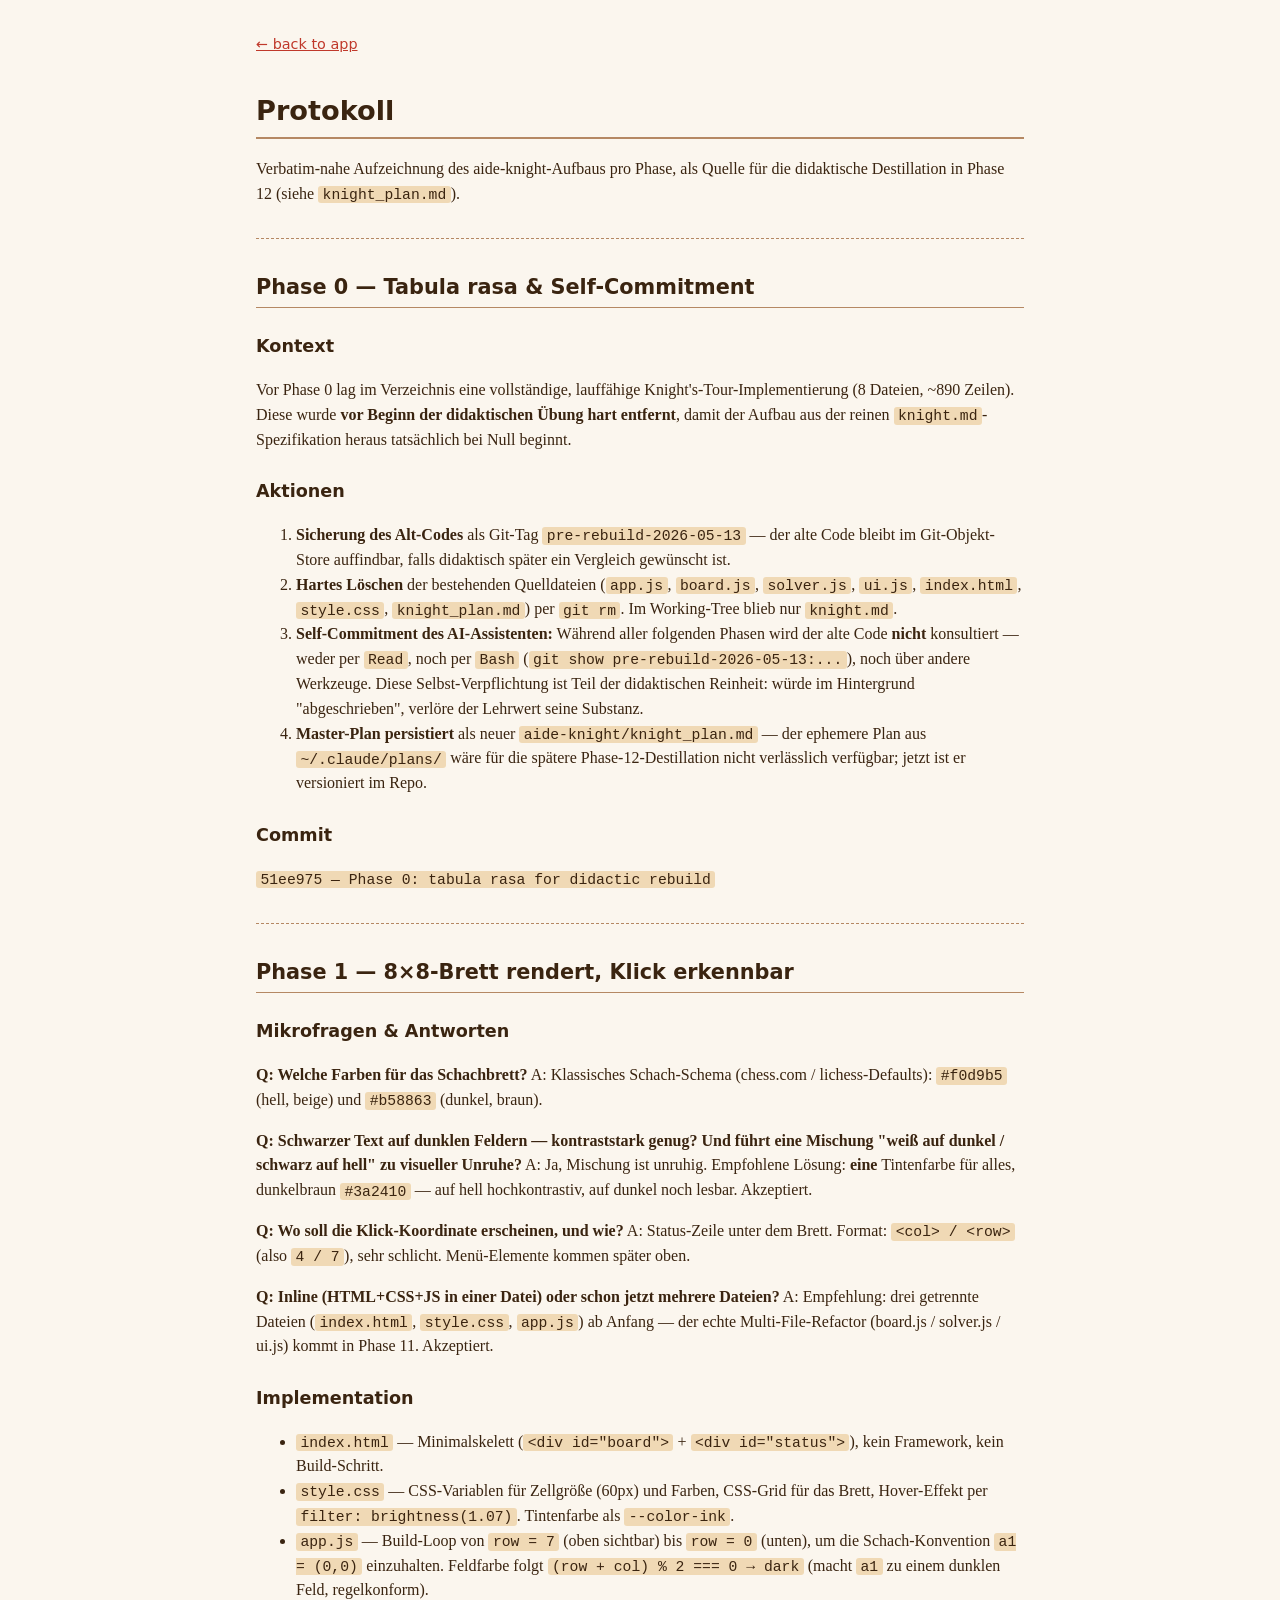
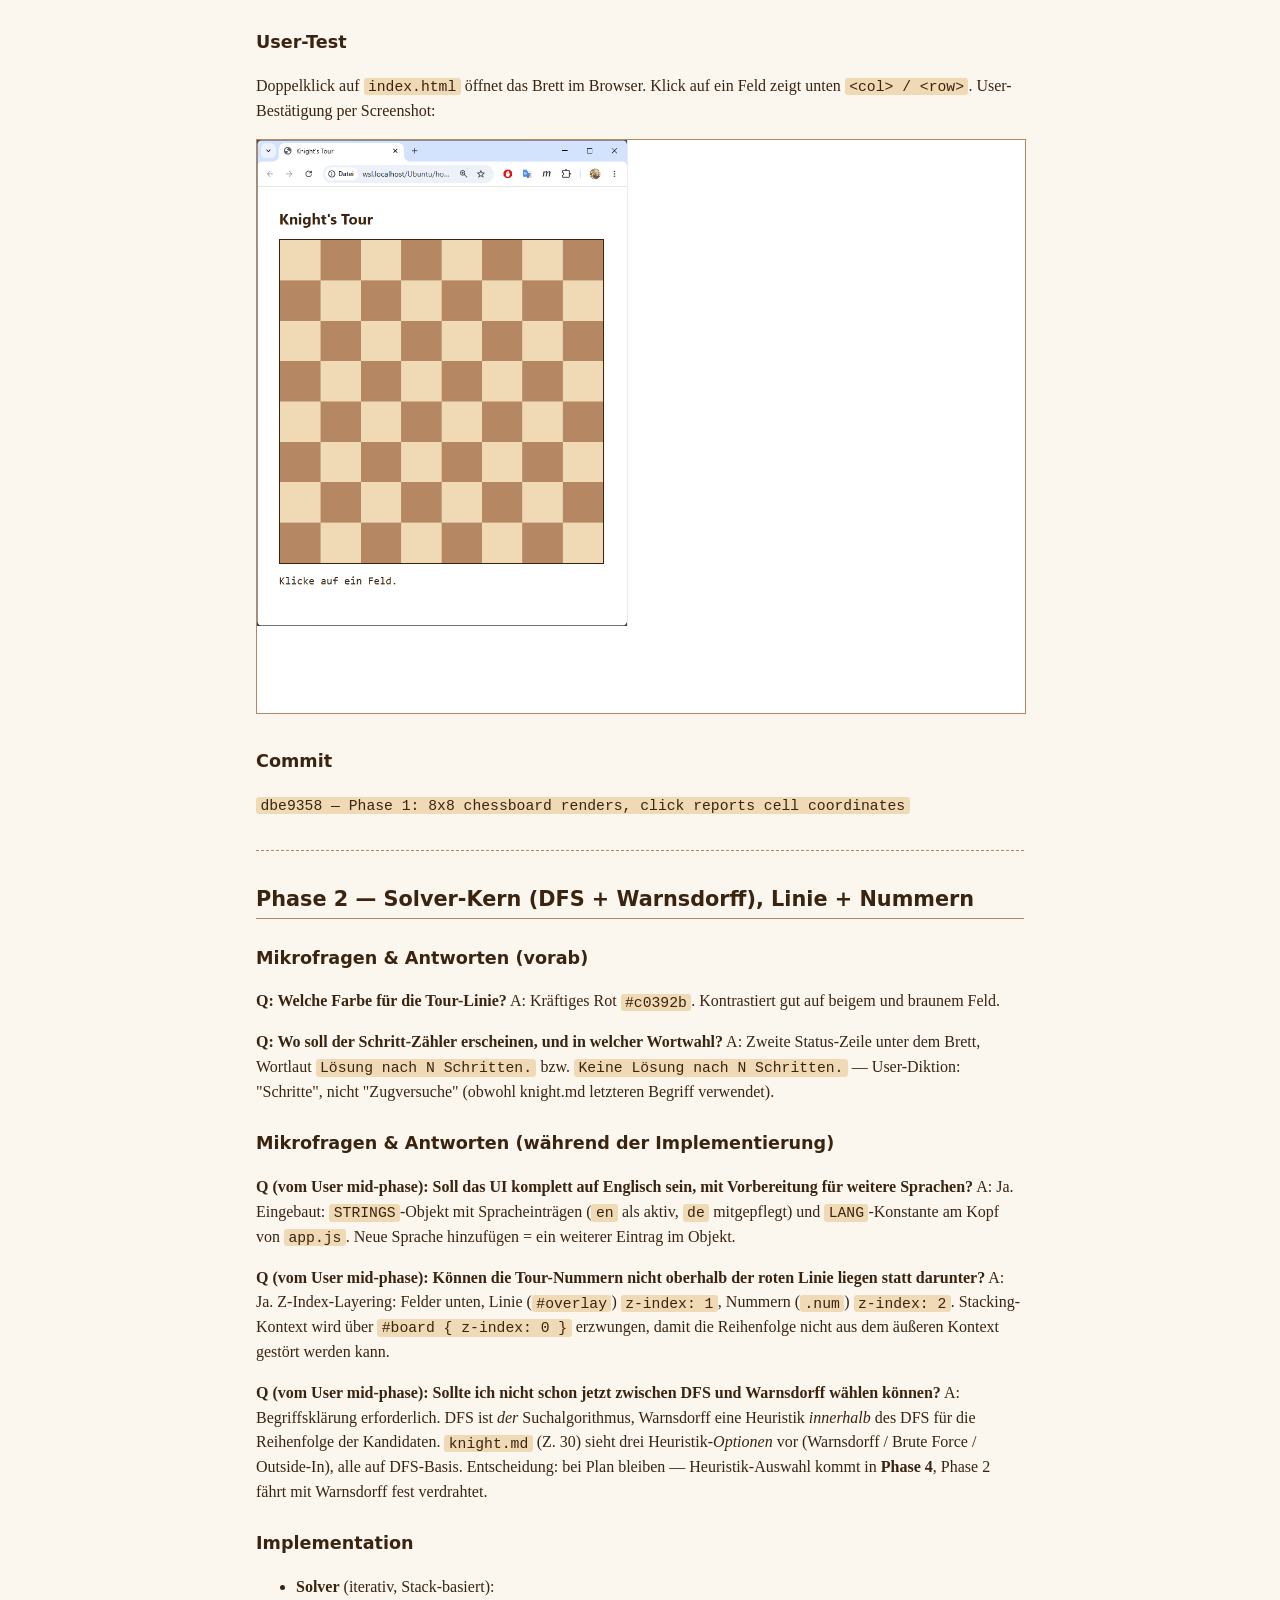
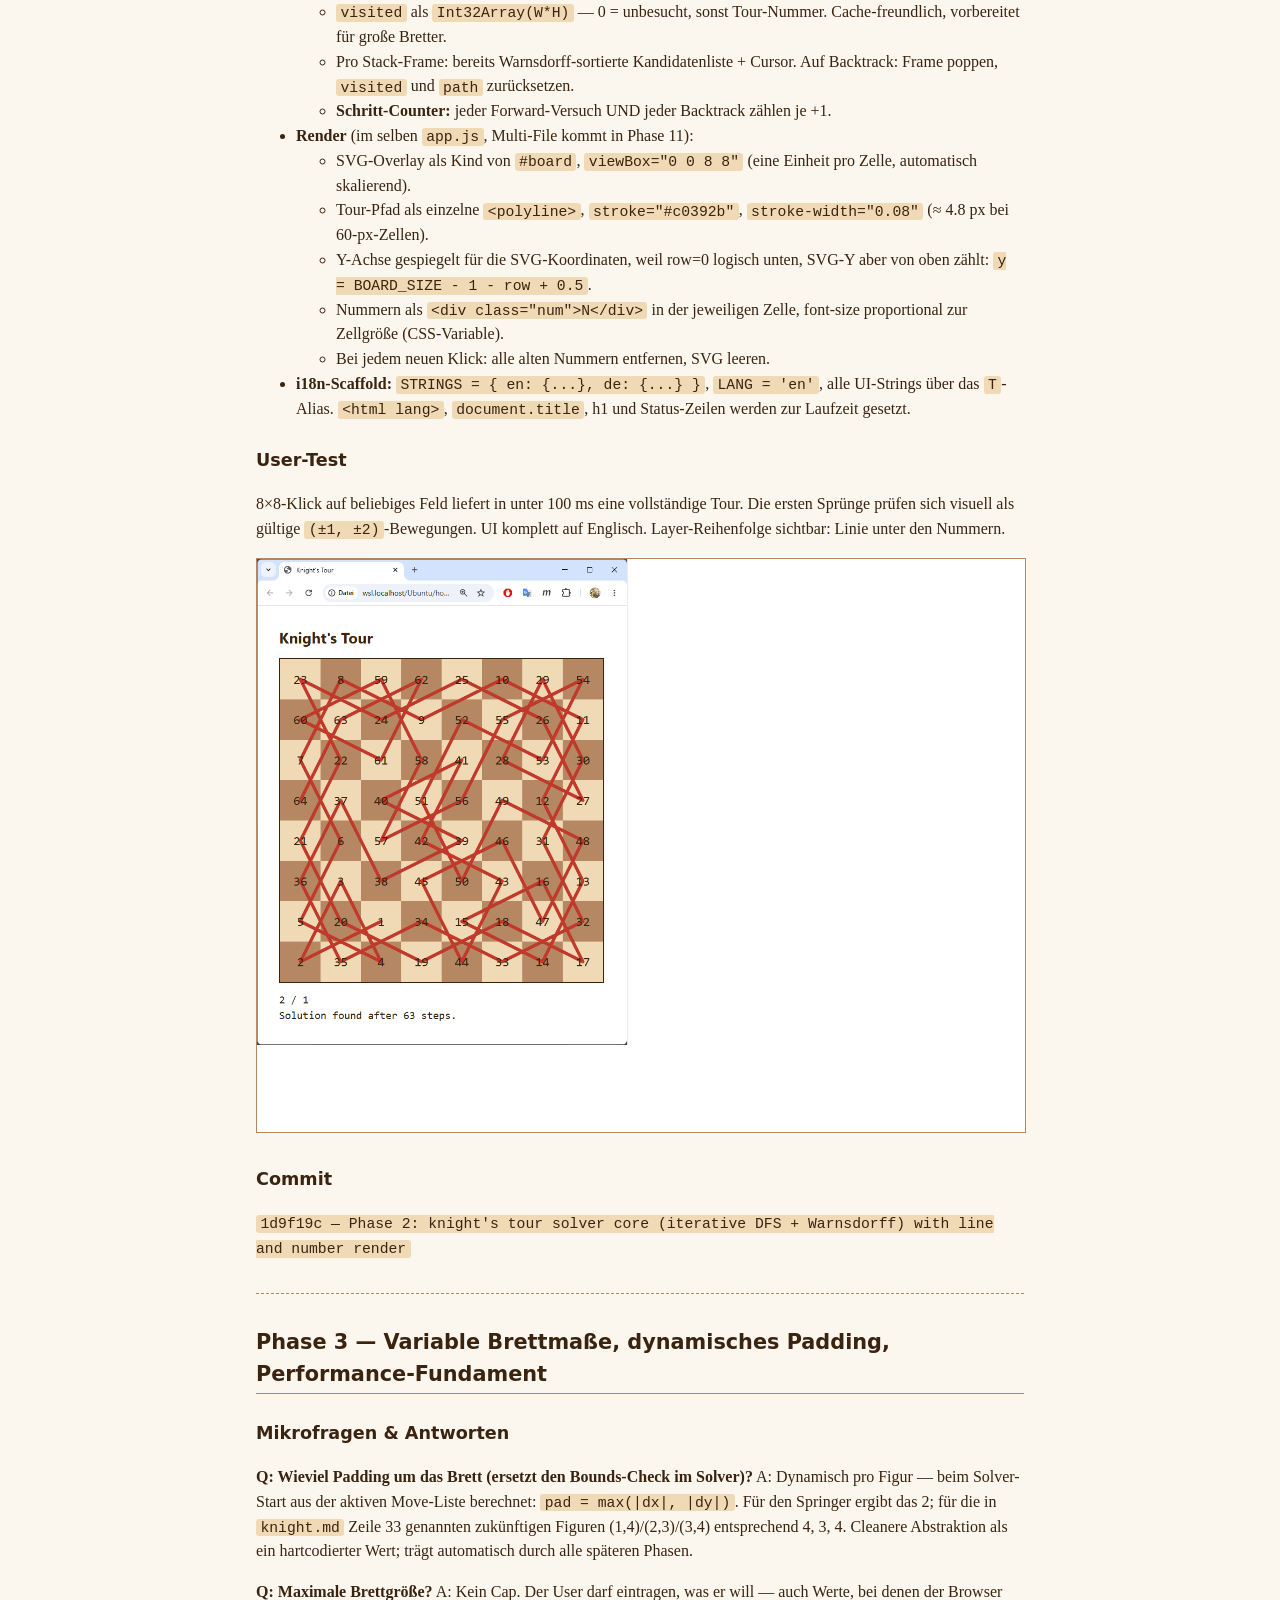
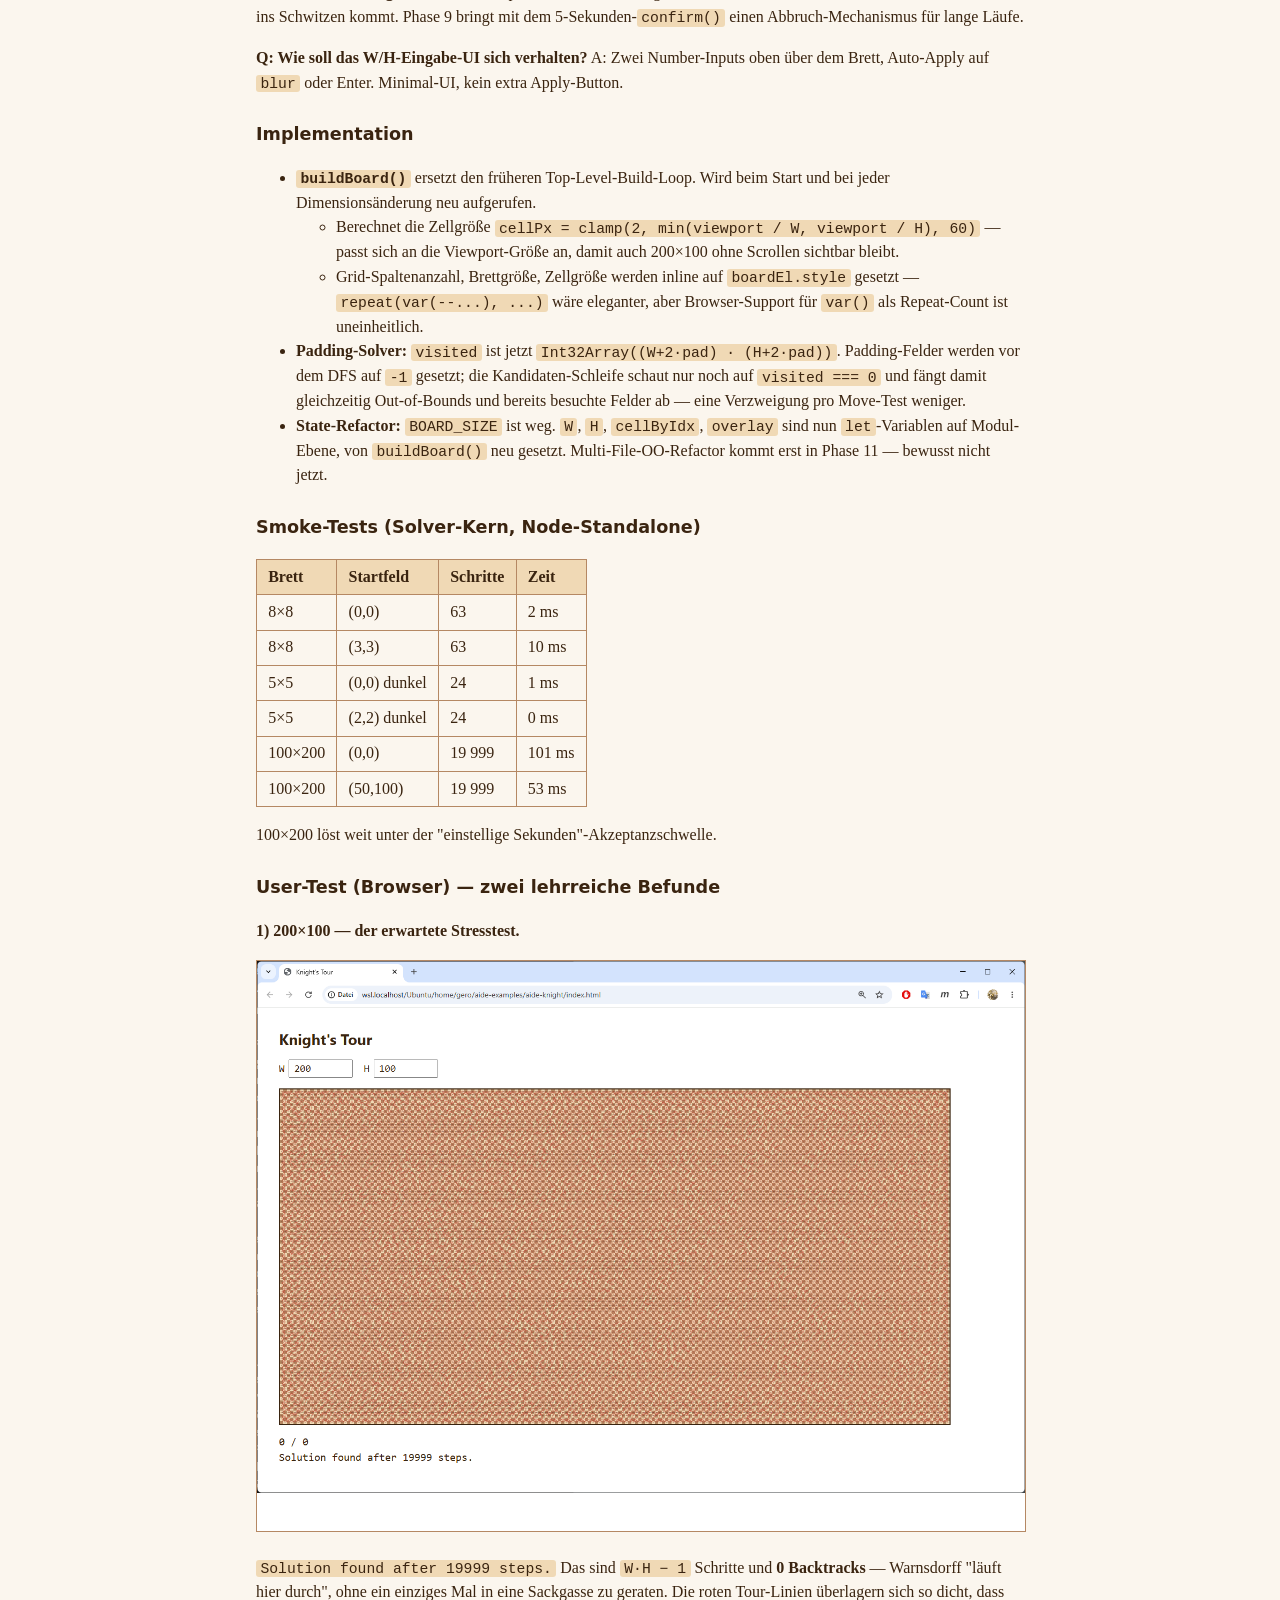
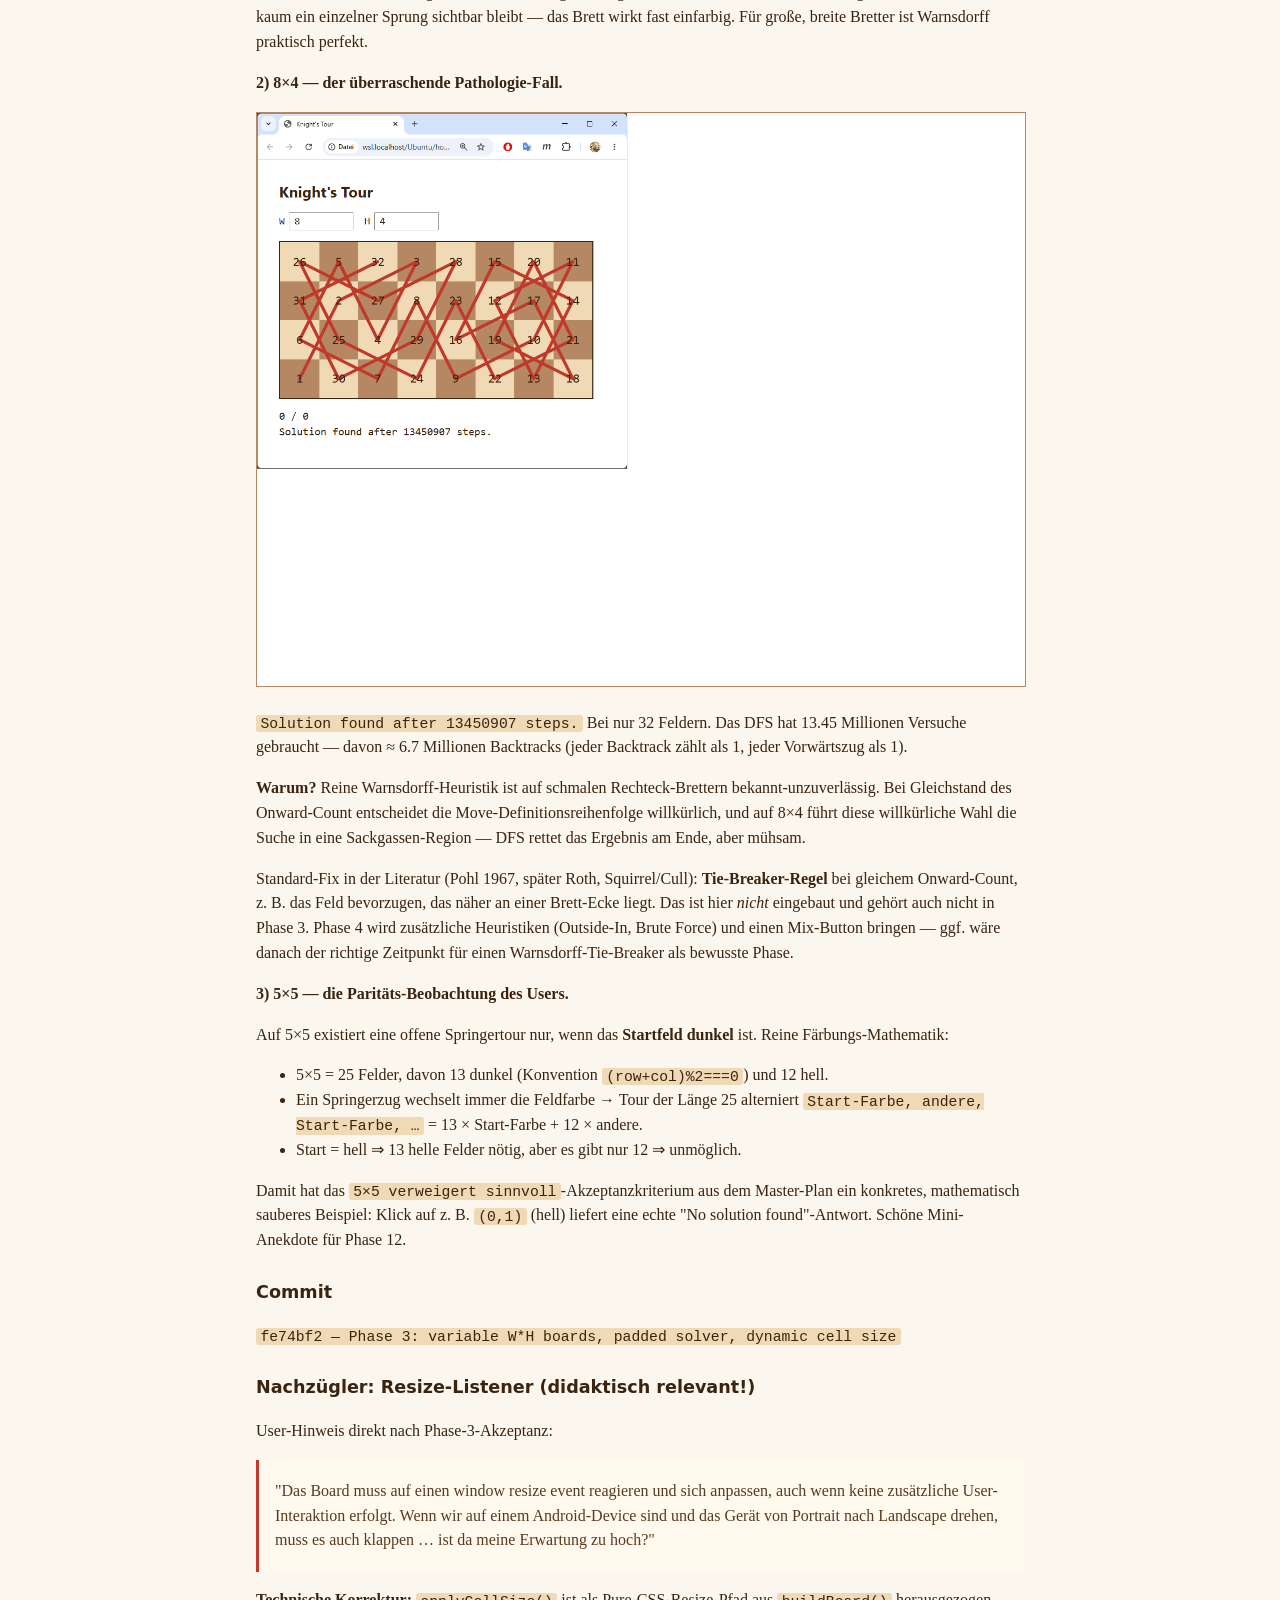
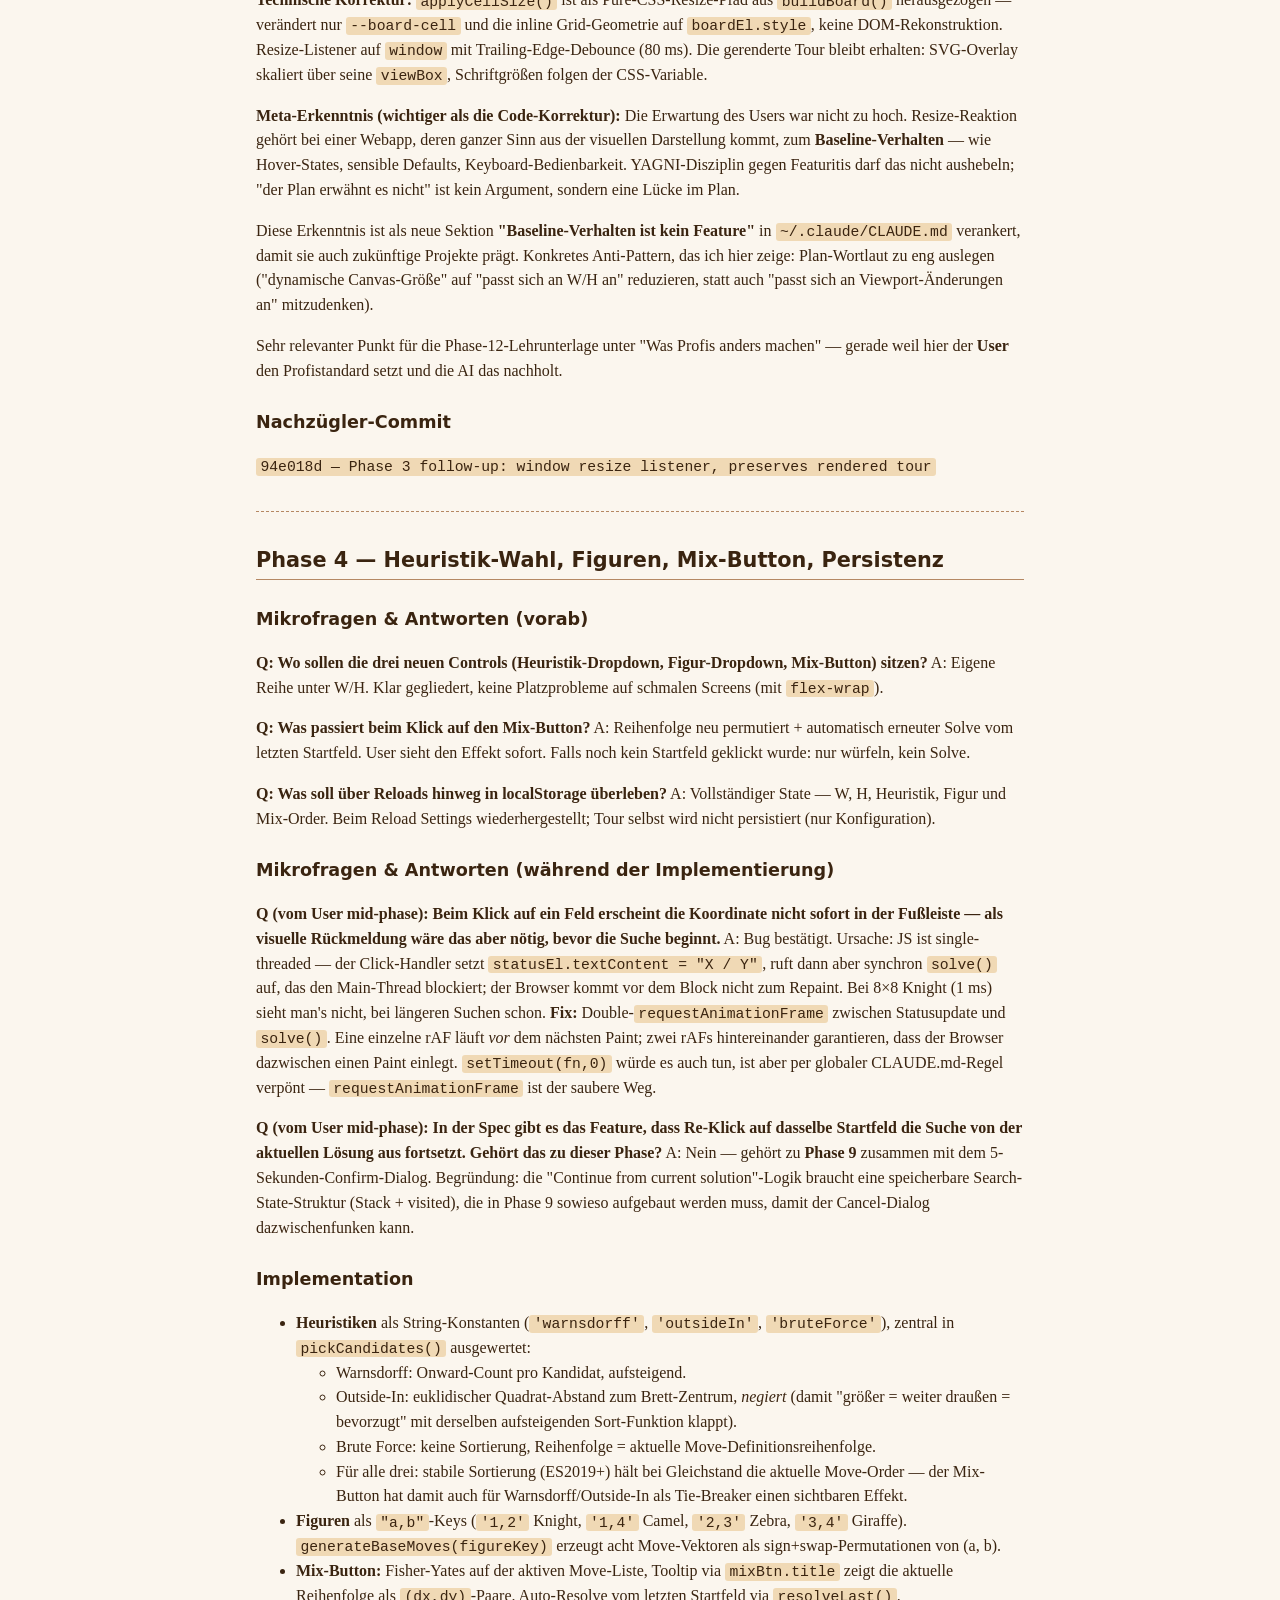
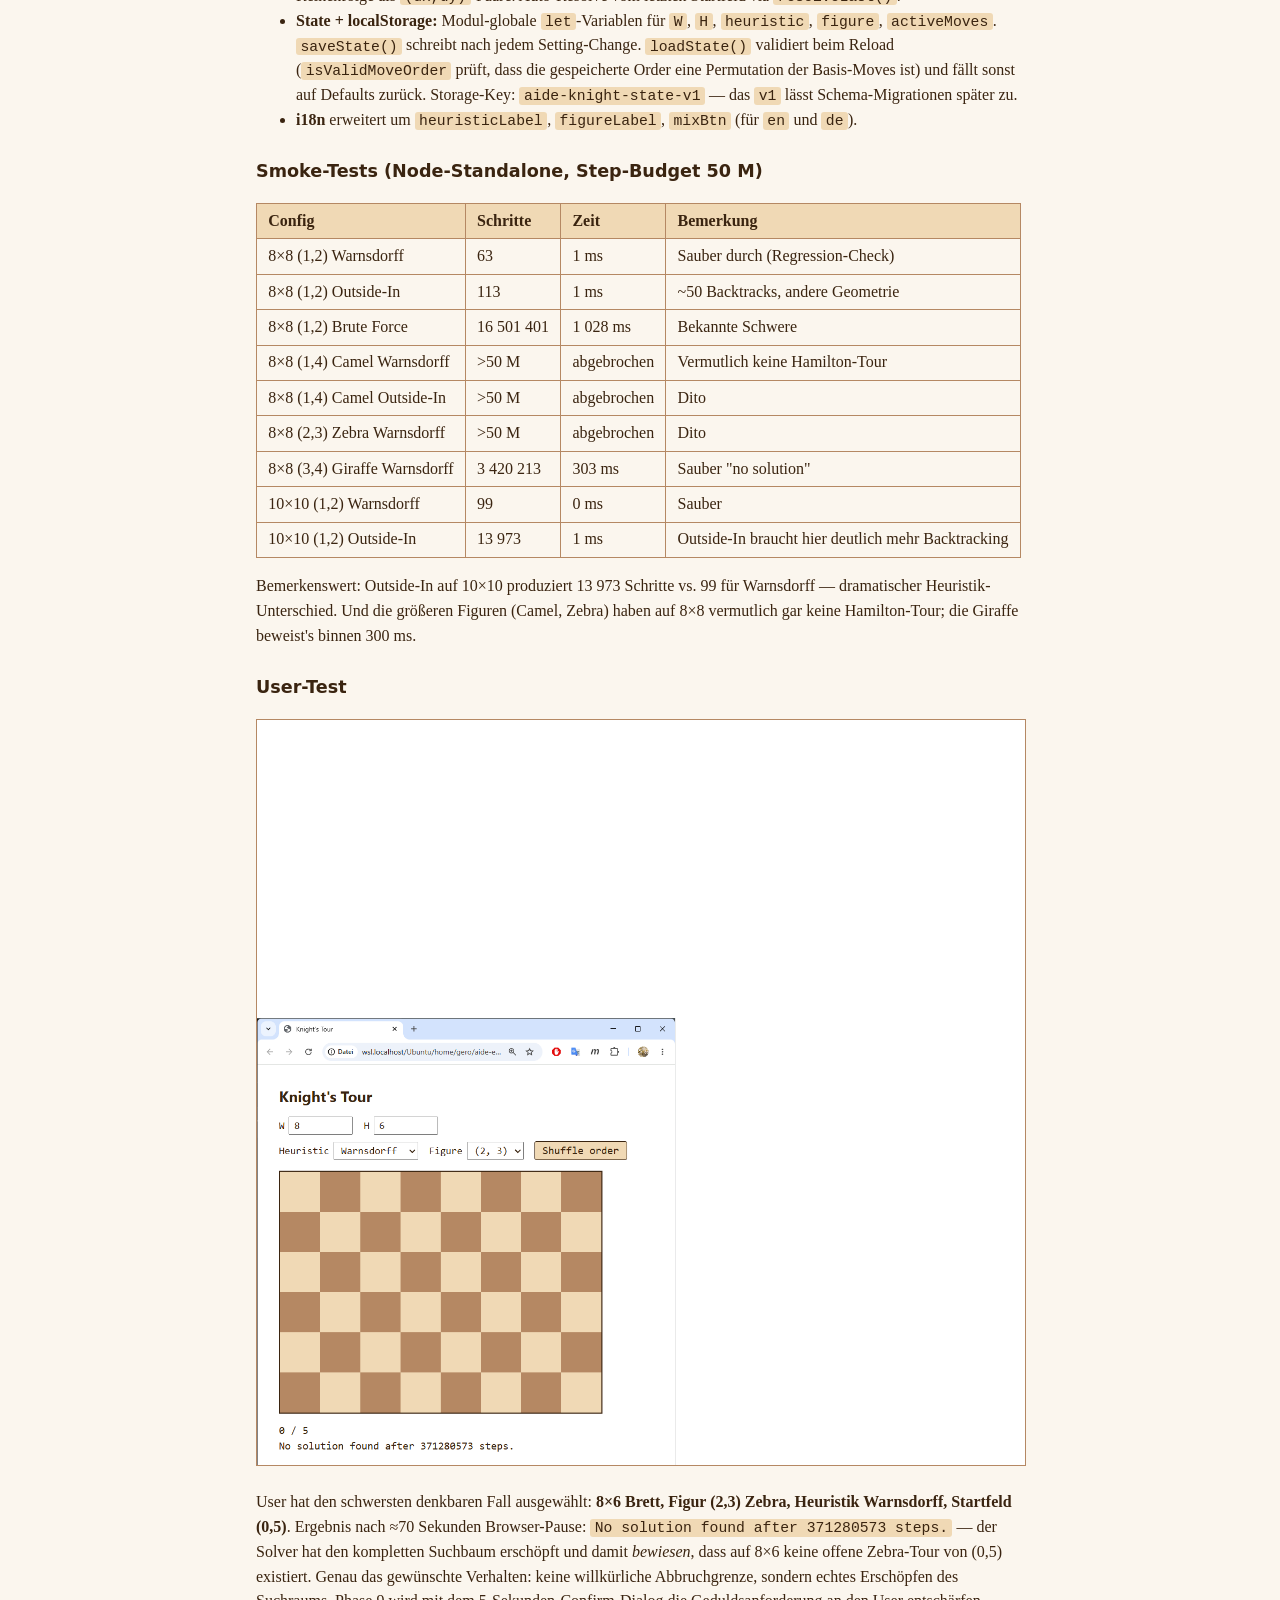
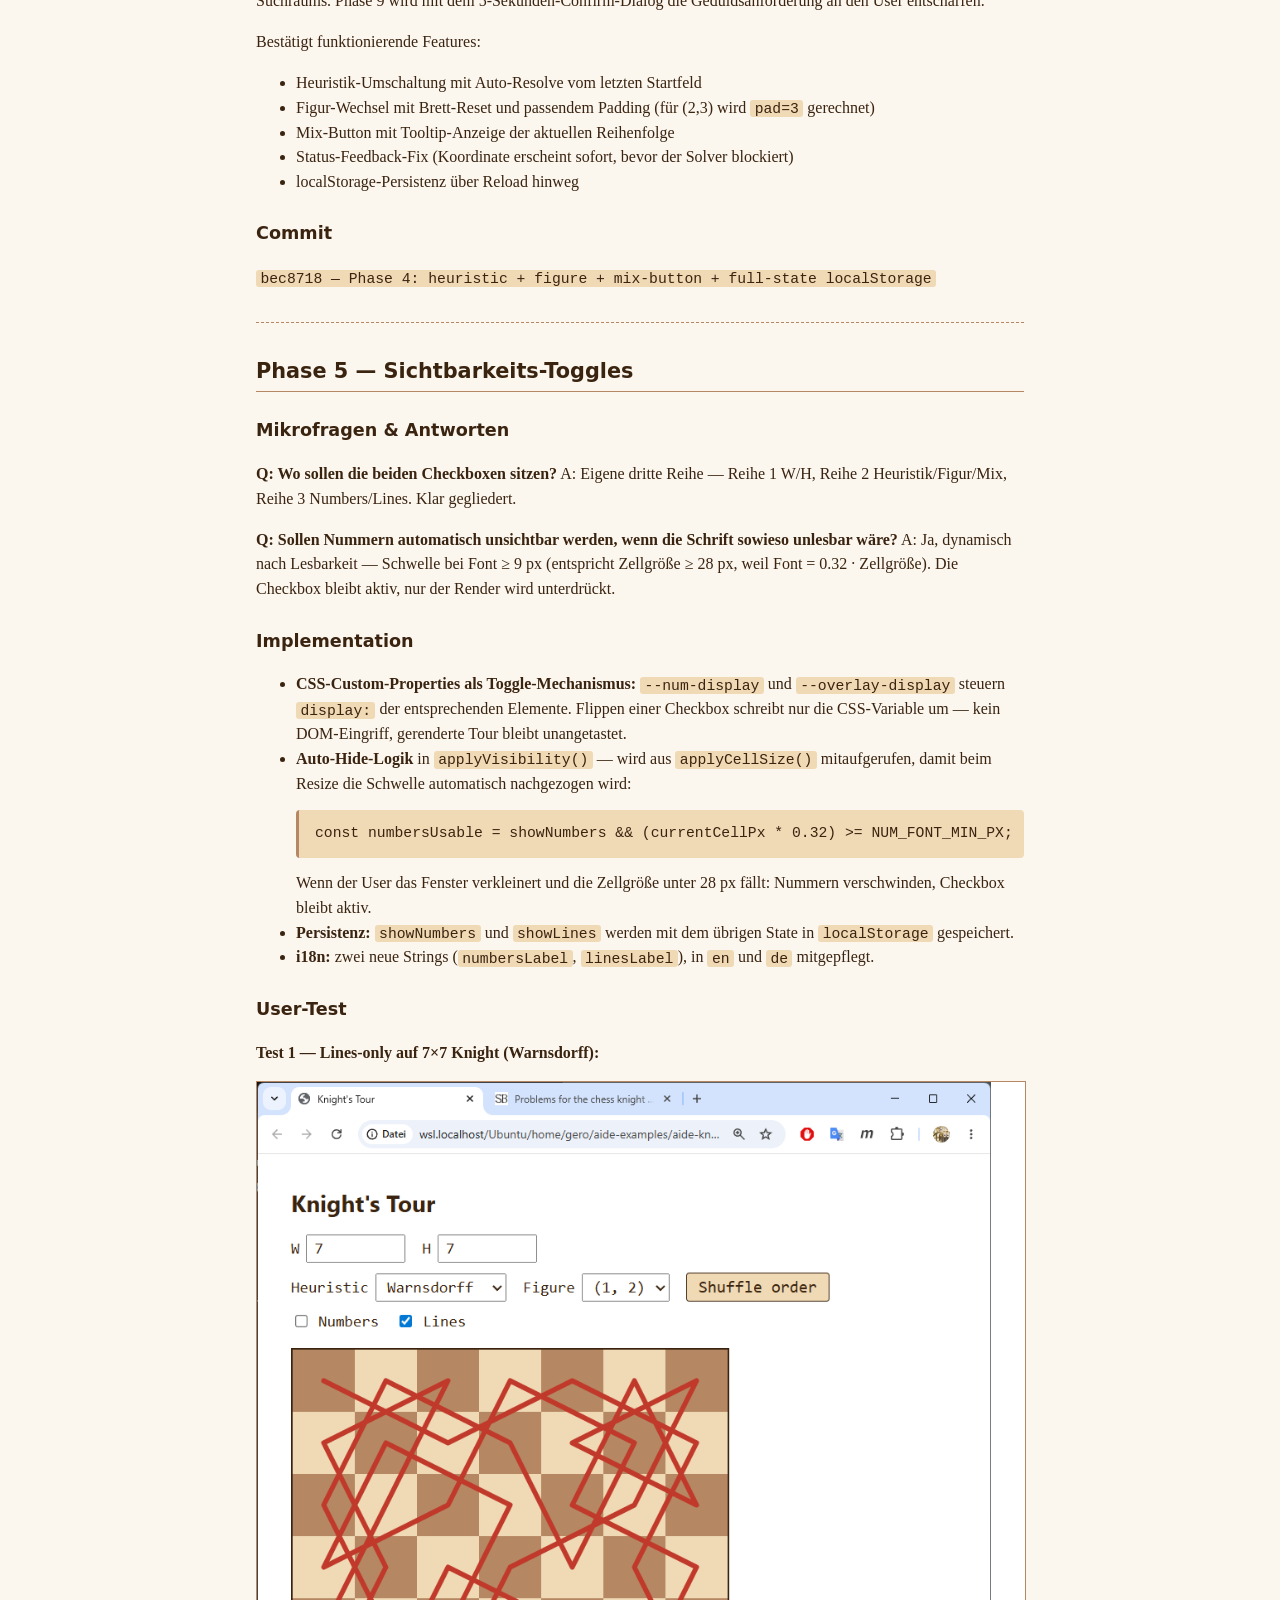
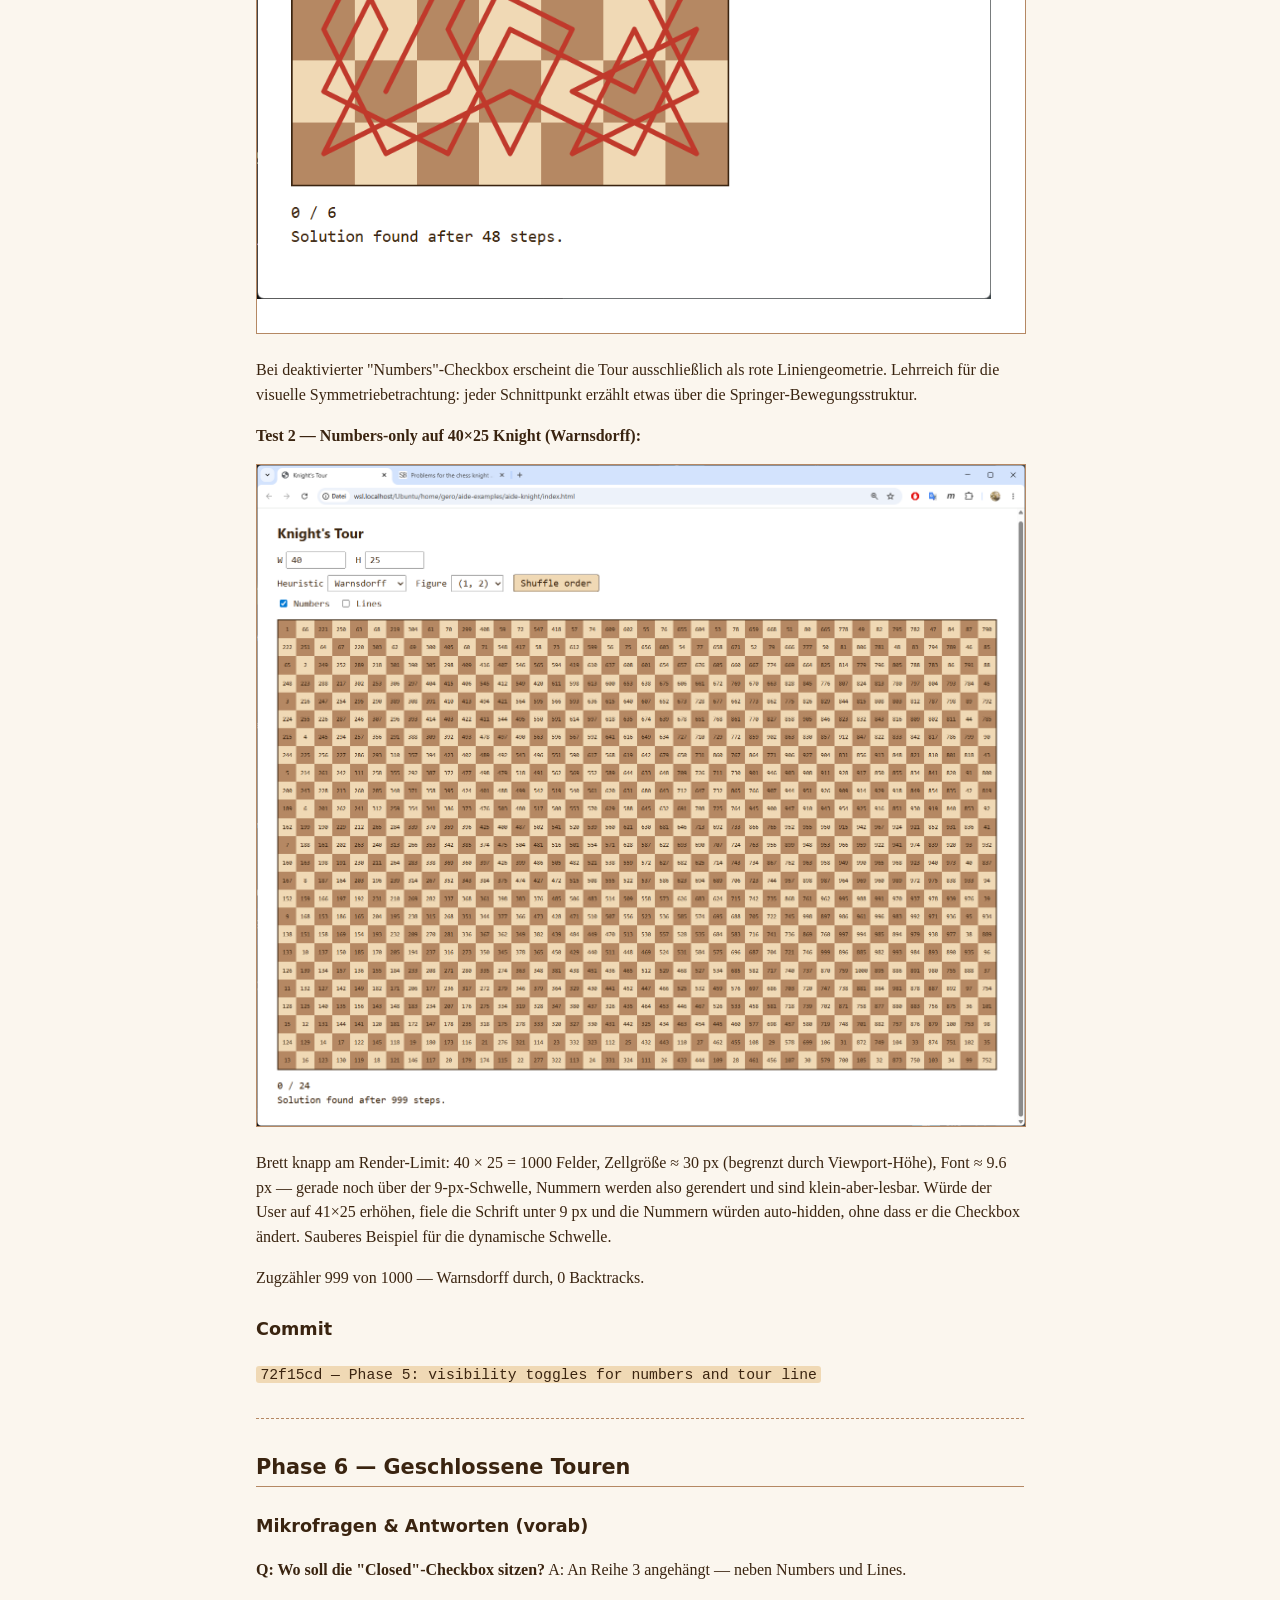
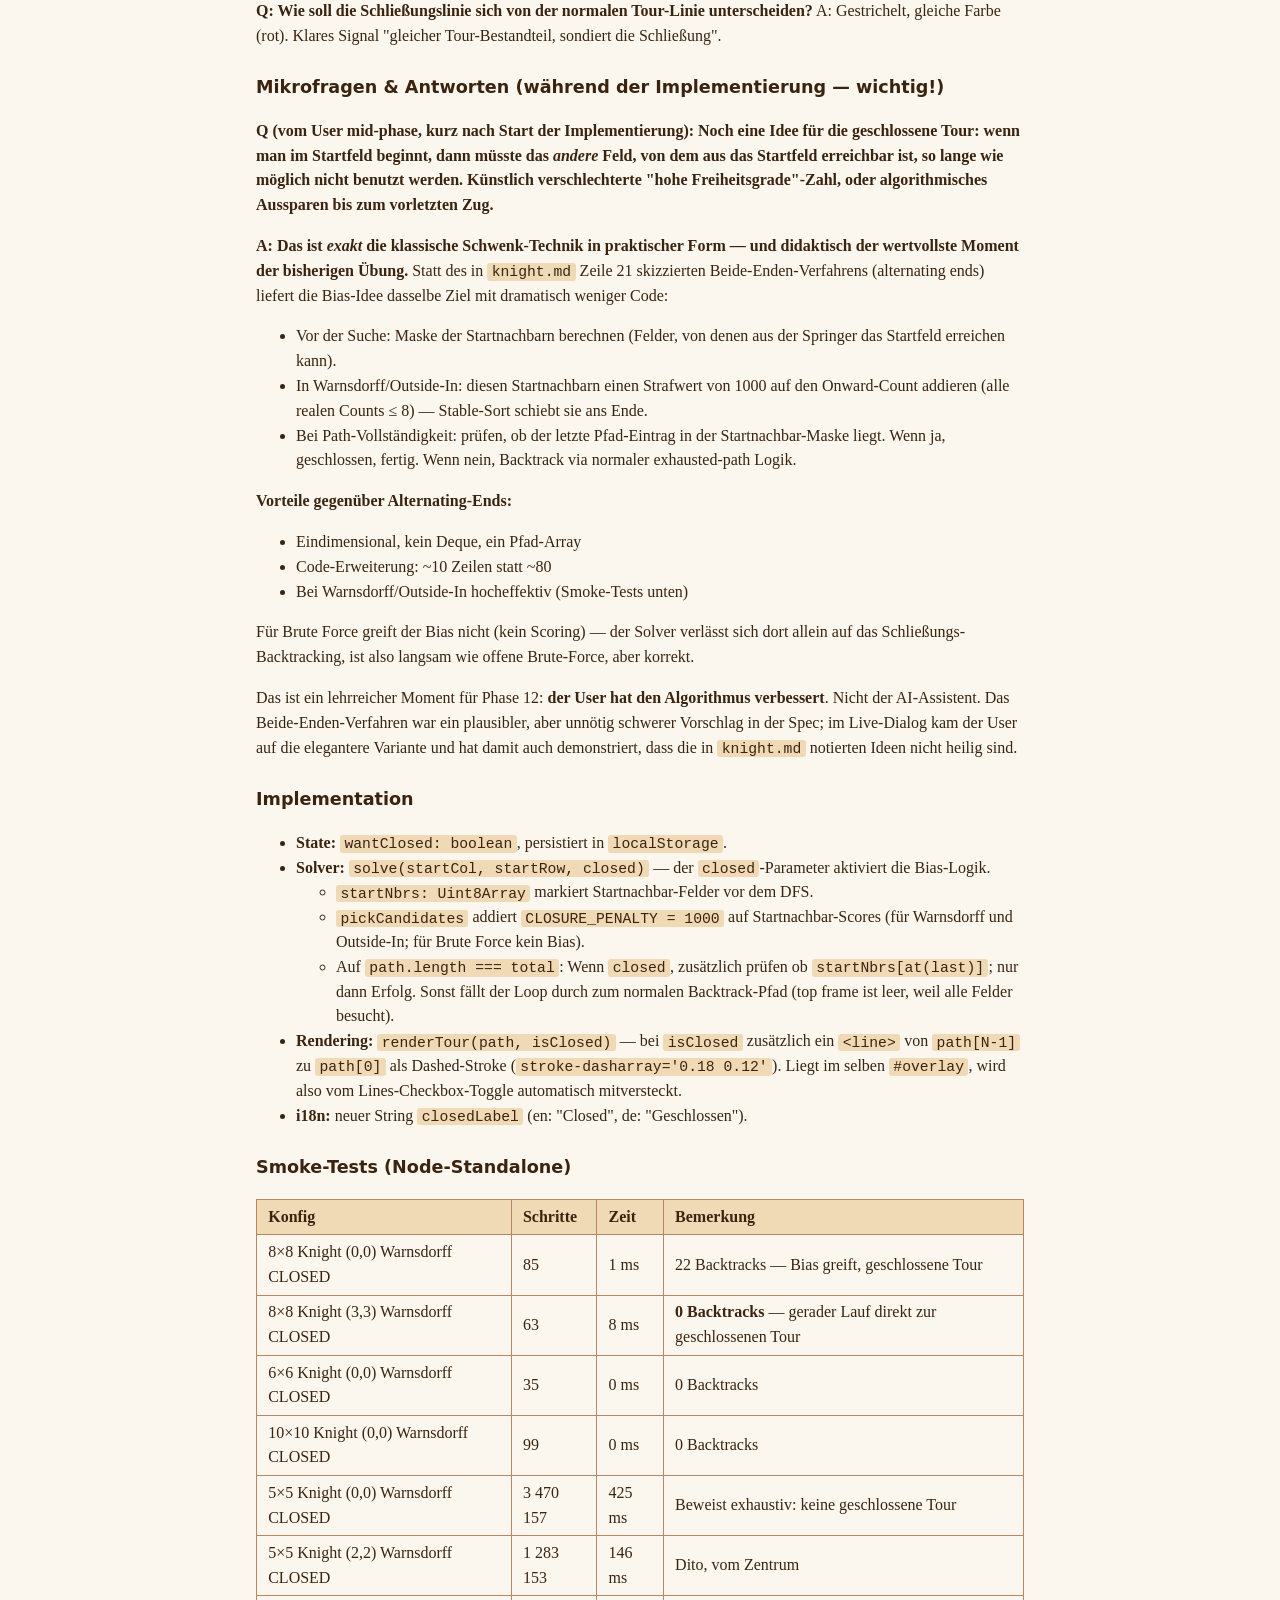
<file: PROTOKOLL.html>
<!DOCTYPE html>
<html lang="de">
<head>
<meta charset="UTF-8">
<meta name="viewport" content="width=device-width, initial-scale=1.0">
<title>PROTOKOLL</title>
<style>
:root {
  --color-light:  #f0d9b5;
  --color-dark:   #b58863;
  --color-ink:    #3a2410;
  --color-accent: #c0392b;
}
body {
  font-family: Georgia, 'Times New Roman', serif;
  color: var(--color-ink);
  background: #fbf6ee;
  max-width: 48rem;
  margin: 2rem auto;
  padding: 0 1.5rem 4rem;
  line-height: 1.55;
}
h1, h2, h3, h4 { font-family: system-ui, -apple-system, sans-serif; }
h1 { font-size: 1.7rem; border-bottom: 2px solid var(--color-dark); padding-bottom: 0.3rem; }
h2 { font-size: 1.3rem; margin-top: 2rem; border-bottom: 1px solid var(--color-dark); padding-bottom: 0.2rem; }
h3 { font-size: 1.1rem; margin-top: 1.6rem; }
h4 { font-size: 1rem; margin-top: 1.2rem; }
a { color: var(--color-accent); }
a:hover { text-decoration: none; }
code {
  font-family: ui-monospace, SFMono-Regular, Menlo, monospace;
  background: var(--color-light);
  padding: 0.05em 0.3em;
  border-radius: 3px;
  font-size: 0.92em;
}
pre {
  background: var(--color-light);
  padding: 0.8rem 1rem;
  border-radius: 4px;
  overflow-x: auto;
  border-left: 3px solid var(--color-dark);
}
pre code { background: transparent; padding: 0; }
blockquote {
  border-left: 3px solid var(--color-accent);
  margin: 1rem 0;
  padding: 0.2rem 1rem;
  color: #5a3a1e;
  background: #fff9ee;
}
table { border-collapse: collapse; margin: 1rem 0; }
th, td { border: 1px solid var(--color-dark); padding: 0.3rem 0.7rem; text-align: left; }
th { background: var(--color-light); }
img { max-width: 100%; height: auto; border: 1px solid var(--color-dark); }
hr { border: none; border-top: 1px dashed var(--color-dark); margin: 2rem 0; }
.nav-back {
  display: inline-block;
  margin-bottom: 1rem;
  font-family: system-ui, sans-serif;
  font-size: 0.9rem;
}
</style>
</head>
<body>
<a class="nav-back" href="index.html">← back to app</a>
<h1 id="protokoll">Protokoll</h1>
<p>Verbatim-nahe Aufzeichnung des aide-knight-Aufbaus pro Phase, als Quelle für die didaktische Destillation in Phase 12 (siehe <code>knight_plan.md</code>).</p>
<hr>
<h2 id="phase-0--tabula-rasa--self-commitment">Phase 0 — Tabula rasa &amp; Self-Commitment</h2>
<h3 id="kontext">Kontext</h3>
<p>Vor Phase 0 lag im Verzeichnis eine vollständige, lauffähige Knight's-Tour-Implementierung (8 Dateien, ~890 Zeilen). Diese wurde <strong>vor Beginn der didaktischen Übung hart entfernt</strong>, damit der Aufbau aus der reinen <code>knight.md</code>-Spezifikation heraus tatsächlich bei Null beginnt.</p>
<h3 id="aktionen">Aktionen</h3>
<ol>
<li><strong>Sicherung des Alt-Codes</strong> als Git-Tag <code>pre-rebuild-2026-05-13</code> — der alte Code bleibt im Git-Objekt-Store auffindbar, falls didaktisch später ein Vergleich gewünscht ist.</li>
<li><strong>Hartes Löschen</strong> der bestehenden Quelldateien (<code>app.js</code>, <code>board.js</code>, <code>solver.js</code>, <code>ui.js</code>, <code>index.html</code>, <code>style.css</code>, <code>knight_plan.md</code>) per <code>git rm</code>. Im Working-Tree blieb nur <code>knight.md</code>.</li>
<li><strong>Self-Commitment des AI-Assistenten:</strong> Während aller folgenden Phasen wird der alte Code <strong>nicht</strong> konsultiert — weder per <code>Read</code>, noch per <code>Bash</code> (<code>git show pre-rebuild-2026-05-13:...</code>), noch über andere Werkzeuge. Diese Selbst-Verpflichtung ist Teil der didaktischen Reinheit: würde im Hintergrund &quot;abgeschrieben&quot;, verlöre der Lehrwert seine Substanz.</li>
<li><strong>Master-Plan persistiert</strong> als neuer <code>aide-knight/knight_plan.md</code> — der ephemere Plan aus <code>~/.claude/plans/</code> wäre für die spätere Phase-12-Destillation nicht verlässlich verfügbar; jetzt ist er versioniert im Repo.</li>
</ol>
<h3 id="commit">Commit</h3>
<p><code>51ee975 — Phase 0: tabula rasa for didactic rebuild</code></p>
<hr>
<h2 id="phase-1--88-brett-rendert-klick-erkennbar">Phase 1 — 8×8-Brett rendert, Klick erkennbar</h2>
<h3 id="mikrofragen--antworten">Mikrofragen &amp; Antworten</h3>
<p><strong>Q: Welche Farben für das Schachbrett?</strong>
A: Klassisches Schach-Schema (chess.com / lichess-Defaults): <code>#f0d9b5</code> (hell, beige) und <code>#b58863</code> (dunkel, braun).</p>
<p><strong>Q: Schwarzer Text auf dunklen Feldern — kontraststark genug? Und führt eine Mischung &quot;weiß auf dunkel / schwarz auf hell&quot; zu visueller Unruhe?</strong>
A: Ja, Mischung ist unruhig. Empfohlene Lösung: <strong>eine</strong> Tintenfarbe für alles, dunkelbraun <code>#3a2410</code> — auf hell hochkontrastiv, auf dunkel noch lesbar. Akzeptiert.</p>
<p><strong>Q: Wo soll die Klick-Koordinate erscheinen, und wie?</strong>
A: Status-Zeile unter dem Brett. Format: <code>&lt;col&gt; / &lt;row&gt;</code> (also <code>4 / 7</code>), sehr schlicht. Menü-Elemente kommen später oben.</p>
<p><strong>Q: Inline (HTML+CSS+JS in einer Datei) oder schon jetzt mehrere Dateien?</strong>
A: Empfehlung: drei getrennte Dateien (<code>index.html</code>, <code>style.css</code>, <code>app.js</code>) ab Anfang — der echte Multi-File-Refactor (board.js / solver.js / ui.js) kommt in Phase 11. Akzeptiert.</p>
<h3 id="implementation">Implementation</h3>
<ul>
<li><code>index.html</code> — Minimalskelett (<code>&lt;div id=&quot;board&quot;&gt;</code> + <code>&lt;div id=&quot;status&quot;&gt;</code>), kein Framework, kein Build-Schritt.</li>
<li><code>style.css</code> — CSS-Variablen für Zellgröße (60px) und Farben, CSS-Grid für das Brett, Hover-Effekt per <code>filter: brightness(1.07)</code>. Tintenfarbe als <code>--color-ink</code>.</li>
<li><code>app.js</code> — Build-Loop von <code>row = 7</code> (oben sichtbar) bis <code>row = 0</code> (unten), um die Schach-Konvention <code>a1 = (0,0)</code> einzuhalten. Feldfarbe folgt <code>(row + col) % 2 === 0 → dark</code> (macht <code>a1</code> zu einem dunklen Feld, regelkonform).</li>
</ul>
<h3 id="user-test">User-Test</h3>
<p>Doppelklick auf <code>index.html</code> öffnet das Brett im Browser. Klick auf ein Feld zeigt unten <code>&lt;col&gt; / &lt;row&gt;</code>. User-Bestätigung per Screenshot:</p>
<p><img src="_assets/phase-1-board.png" alt="Phase 1: gerendertes 8×8-Brett"></p>
<h3 id="commit">Commit</h3>
<p><code>dbe9358 — Phase 1: 8x8 chessboard renders, click reports cell coordinates</code></p>
<hr>
<h2 id="phase-2--solver-kern-dfs--warnsdorff-linie--nummern">Phase 2 — Solver-Kern (DFS + Warnsdorff), Linie + Nummern</h2>
<h3 id="mikrofragen--antworten-vorab">Mikrofragen &amp; Antworten (vorab)</h3>
<p><strong>Q: Welche Farbe für die Tour-Linie?</strong>
A: Kräftiges Rot <code>#c0392b</code>. Kontrastiert gut auf beigem und braunem Feld.</p>
<p><strong>Q: Wo soll der Schritt-Zähler erscheinen, und in welcher Wortwahl?</strong>
A: Zweite Status-Zeile unter dem Brett, Wortlaut <code>Lösung nach N Schritten.</code> bzw. <code>Keine Lösung nach N Schritten.</code> — User-Diktion: &quot;Schritte&quot;, nicht &quot;Zugversuche&quot; (obwohl knight.md letzteren Begriff verwendet).</p>
<h3 id="mikrofragen--antworten-während-der-implementierung">Mikrofragen &amp; Antworten (während der Implementierung)</h3>
<p><strong>Q (vom User mid-phase): Soll das UI komplett auf Englisch sein, mit Vorbereitung für weitere Sprachen?</strong>
A: Ja. Eingebaut: <code>STRINGS</code>-Objekt mit Spracheinträgen (<code>en</code> als aktiv, <code>de</code> mitgepflegt) und <code>LANG</code>-Konstante am Kopf von <code>app.js</code>. Neue Sprache hinzufügen = ein weiterer Eintrag im Objekt.</p>
<p><strong>Q (vom User mid-phase): Können die Tour-Nummern nicht oberhalb der roten Linie liegen statt darunter?</strong>
A: Ja. Z-Index-Layering: Felder unten, Linie (<code>#overlay</code>) <code>z-index: 1</code>, Nummern (<code>.num</code>) <code>z-index: 2</code>. Stacking-Kontext wird über <code>#board { z-index: 0 }</code> erzwungen, damit die Reihenfolge nicht aus dem äußeren Kontext gestört werden kann.</p>
<p><strong>Q (vom User mid-phase): Sollte ich nicht schon jetzt zwischen DFS und Warnsdorff wählen können?</strong>
A: Begriffsklärung erforderlich. DFS ist <em>der</em> Suchalgorithmus, Warnsdorff eine Heuristik <em>innerhalb</em> des DFS für die Reihenfolge der Kandidaten. <code>knight.md</code> (Z. 30) sieht drei Heuristik-<em>Optionen</em> vor (Warnsdorff / Brute Force / Outside-In), alle auf DFS-Basis. Entscheidung: bei Plan bleiben — Heuristik-Auswahl kommt in <strong>Phase 4</strong>, Phase 2 fährt mit Warnsdorff fest verdrahtet.</p>
<h3 id="implementation">Implementation</h3>
<ul>
<li><strong>Solver</strong> (iterativ, Stack-basiert):
<ul>
<li><code>visited</code> als <code>Int32Array(W*H)</code> — 0 = unbesucht, sonst Tour-Nummer. Cache-freundlich, vorbereitet für große Bretter.</li>
<li>Pro Stack-Frame: bereits Warnsdorff-sortierte Kandidatenliste + Cursor. Auf Backtrack: Frame poppen, <code>visited</code> und <code>path</code> zurücksetzen.</li>
<li><strong>Schritt-Counter:</strong> jeder Forward-Versuch UND jeder Backtrack zählen je +1.</li>
</ul>
</li>
<li><strong>Render</strong> (im selben <code>app.js</code>, Multi-File kommt in Phase 11):
<ul>
<li>SVG-Overlay als Kind von <code>#board</code>, <code>viewBox=&quot;0 0 8 8&quot;</code> (eine Einheit pro Zelle, automatisch skalierend).</li>
<li>Tour-Pfad als einzelne <code>&lt;polyline&gt;</code>, <code>stroke=&quot;#c0392b&quot;</code>, <code>stroke-width=&quot;0.08&quot;</code> (≈ 4.8 px bei 60-px-Zellen).</li>
<li>Y-Achse gespiegelt für die SVG-Koordinaten, weil row=0 logisch unten, SVG-Y aber von oben zählt: <code>y = BOARD_SIZE - 1 - row + 0.5</code>.</li>
<li>Nummern als <code>&lt;div class=&quot;num&quot;&gt;N&lt;/div&gt;</code> in der jeweiligen Zelle, font-size proportional zur Zellgröße (CSS-Variable).</li>
<li>Bei jedem neuen Klick: alle alten Nummern entfernen, SVG leeren.</li>
</ul>
</li>
<li><strong>i18n-Scaffold:</strong> <code>STRINGS = { en: {...}, de: {...} }</code>, <code>LANG = 'en'</code>, alle UI-Strings über das <code>T</code>-Alias. <code>&lt;html lang&gt;</code>, <code>document.title</code>, h1 und Status-Zeilen werden zur Laufzeit gesetzt.</li>
</ul>
<h3 id="user-test">User-Test</h3>
<p>8×8-Klick auf beliebiges Feld liefert in unter 100 ms eine vollständige Tour. Die ersten Sprünge prüfen sich visuell als gültige <code>(±1, ±2)</code>-Bewegungen. UI komplett auf Englisch. Layer-Reihenfolge sichtbar: Linie unter den Nummern.</p>
<p><img src="_assets/phase-2-solution.png" alt="Phase 2: gelöste Tour mit roter Linie und Nummern"></p>
<h3 id="commit">Commit</h3>
<p><code>1d9f19c — Phase 2: knight's tour solver core (iterative DFS + Warnsdorff) with line and number render</code></p>
<hr>
<h2 id="phase-3--variable-brettmaße-dynamisches-padding-performance-fundament">Phase 3 — Variable Brettmaße, dynamisches Padding, Performance-Fundament</h2>
<h3 id="mikrofragen--antworten">Mikrofragen &amp; Antworten</h3>
<p><strong>Q: Wieviel Padding um das Brett (ersetzt den Bounds-Check im Solver)?</strong>
A: Dynamisch pro Figur — beim Solver-Start aus der aktiven Move-Liste berechnet: <code>pad = max(|dx|, |dy|)</code>. Für den Springer ergibt das 2; für die in <code>knight.md</code> Zeile 33 genannten zukünftigen Figuren (1,4)/(2,3)/(3,4) entsprechend 4, 3, 4. Cleanere Abstraktion als ein hartcodierter Wert; trägt automatisch durch alle späteren Phasen.</p>
<p><strong>Q: Maximale Brettgröße?</strong>
A: Kein Cap. Der User darf eintragen, was er will — auch Werte, bei denen der Browser ins Schwitzen kommt. Phase 9 bringt mit dem 5-Sekunden-<code>confirm()</code> einen Abbruch-Mechanismus für lange Läufe.</p>
<p><strong>Q: Wie soll das W/H-Eingabe-UI sich verhalten?</strong>
A: Zwei Number-Inputs oben über dem Brett, Auto-Apply auf <code>blur</code> oder Enter. Minimal-UI, kein extra Apply-Button.</p>
<h3 id="implementation">Implementation</h3>
<ul>
<li><strong><code>buildBoard()</code></strong> ersetzt den früheren Top-Level-Build-Loop. Wird beim Start und bei jeder Dimensionsänderung neu aufgerufen.
<ul>
<li>Berechnet die Zellgröße <code>cellPx = clamp(2, min(viewport / W, viewport / H), 60)</code> — passt sich an die Viewport-Größe an, damit auch 200×100 ohne Scrollen sichtbar bleibt.</li>
<li>Grid-Spaltenanzahl, Brettgröße, Zellgröße werden inline auf <code>boardEl.style</code> gesetzt — <code>repeat(var(--...), ...)</code> wäre eleganter, aber Browser-Support für <code>var()</code> als Repeat-Count ist uneinheitlich.</li>
</ul>
</li>
<li><strong>Padding-Solver:</strong> <code>visited</code> ist jetzt <code>Int32Array((W+2·pad) · (H+2·pad))</code>. Padding-Felder werden vor dem DFS auf <code>-1</code> gesetzt; die Kandidaten-Schleife schaut nur noch auf <code>visited === 0</code> und fängt damit gleichzeitig Out-of-Bounds und bereits besuchte Felder ab — eine Verzweigung pro Move-Test weniger.</li>
<li><strong>State-Refactor:</strong> <code>BOARD_SIZE</code> ist weg. <code>W</code>, <code>H</code>, <code>cellByIdx</code>, <code>overlay</code> sind nun <code>let</code>-Variablen auf Modul-Ebene, von <code>buildBoard()</code> neu gesetzt. Multi-File-OO-Refactor kommt erst in Phase 11 — bewusst nicht jetzt.</li>
</ul>
<h3 id="smoke-tests-solver-kern-node-standalone">Smoke-Tests (Solver-Kern, Node-Standalone)</h3>
<table>
<thead>
<tr>
<th>Brett</th>
<th>Startfeld</th>
<th>Schritte</th>
<th>Zeit</th>
</tr>
</thead>
<tbody>
<tr>
<td>8×8</td>
<td>(0,0)</td>
<td>63</td>
<td>2 ms</td>
</tr>
<tr>
<td>8×8</td>
<td>(3,3)</td>
<td>63</td>
<td>10 ms</td>
</tr>
<tr>
<td>5×5</td>
<td>(0,0) dunkel</td>
<td>24</td>
<td>1 ms</td>
</tr>
<tr>
<td>5×5</td>
<td>(2,2) dunkel</td>
<td>24</td>
<td>0 ms</td>
</tr>
<tr>
<td>100×200</td>
<td>(0,0)</td>
<td>19 999</td>
<td>101 ms</td>
</tr>
<tr>
<td>100×200</td>
<td>(50,100)</td>
<td>19 999</td>
<td>53 ms</td>
</tr>
</tbody>
</table>
<p>100×200 löst weit unter der &quot;einstellige Sekunden&quot;-Akzeptanzschwelle.</p>
<h3 id="user-test-browser--zwei-lehrreiche-befunde">User-Test (Browser) — zwei lehrreiche Befunde</h3>
<p><strong>1) 200×100 — der erwartete Stresstest.</strong></p>
<p><img src="_assets/phase-3-200x100.png" alt="Phase 3: 200×100 Brett, Warnsdorff löst sauber durch"></p>
<p><code>Solution found after 19999 steps.</code> Das sind <code>W·H − 1</code> Schritte und <strong>0 Backtracks</strong> — Warnsdorff &quot;läuft hier durch&quot;, ohne ein einziges Mal in eine Sackgasse zu geraten. Die roten Tour-Linien überlagern sich so dicht, dass kaum ein einzelner Sprung sichtbar bleibt — das Brett wirkt fast einfarbig. Für große, breite Bretter ist Warnsdorff praktisch perfekt.</p>
<p><strong>2) 8×4 — der überraschende Pathologie-Fall.</strong></p>
<p><img src="_assets/phase-3-8x4.png" alt="Phase 3: 8×4 Brett, 13.4 Millionen Schritte"></p>
<p><code>Solution found after 13450907 steps.</code> Bei nur 32 Feldern. Das DFS hat 13.45 Millionen Versuche gebraucht — davon ≈ 6.7 Millionen Backtracks (jeder Backtrack zählt als 1, jeder Vorwärtszug als 1).</p>
<p><strong>Warum?</strong> Reine Warnsdorff-Heuristik ist auf schmalen Rechteck-Brettern bekannt-unzuverlässig. Bei Gleichstand des Onward-Count entscheidet die Move-Definitionsreihenfolge willkürlich, und auf 8×4 führt diese willkürliche Wahl die Suche in eine Sackgassen-Region — DFS rettet das Ergebnis am Ende, aber mühsam.</p>
<p>Standard-Fix in der Literatur (Pohl 1967, später Roth, Squirrel/Cull): <strong>Tie-Breaker-Regel</strong> bei gleichem Onward-Count, z. B. das Feld bevorzugen, das näher an einer Brett-Ecke liegt. Das ist hier <em>nicht</em> eingebaut und gehört auch nicht in Phase 3. Phase 4 wird zusätzliche Heuristiken (Outside-In, Brute Force) und einen Mix-Button bringen — ggf. wäre danach der richtige Zeitpunkt für einen Warnsdorff-Tie-Breaker als bewusste Phase.</p>
<p><strong>3) 5×5 — die Paritäts-Beobachtung des Users.</strong></p>
<p>Auf 5×5 existiert eine offene Springertour nur, wenn das <strong>Startfeld dunkel</strong> ist. Reine Färbungs-Mathematik:</p>
<ul>
<li>5×5 = 25 Felder, davon 13 dunkel (Konvention <code>(row+col)%2===0</code>) und 12 hell.</li>
<li>Ein Springerzug wechselt immer die Feldfarbe → Tour der Länge 25 alterniert <code>Start-Farbe, andere, Start-Farbe, …</code> = 13 × Start-Farbe + 12 × andere.</li>
<li>Start = hell ⇒ 13 helle Felder nötig, aber es gibt nur 12 ⇒ unmöglich.</li>
</ul>
<p>Damit hat das <code>5×5 verweigert sinnvoll</code>-Akzeptanzkriterium aus dem Master-Plan ein konkretes, mathematisch sauberes Beispiel: Klick auf z. B. <code>(0,1)</code> (hell) liefert eine echte &quot;No solution found&quot;-Antwort. Schöne Mini-Anekdote für Phase 12.</p>
<h3 id="commit">Commit</h3>
<p><code>fe74bf2 — Phase 3: variable W*H boards, padded solver, dynamic cell size</code></p>
<h3 id="nachzügler-resize-listener-didaktisch-relevant">Nachzügler: Resize-Listener (didaktisch relevant!)</h3>
<p>User-Hinweis direkt nach Phase-3-Akzeptanz:</p>
<blockquote>
<p>&quot;Das Board muss auf einen window resize event reagieren und sich anpassen, auch wenn keine zusätzliche User-Interaktion erfolgt. Wenn wir auf einem Android-Device sind und das Gerät von Portrait nach Landscape drehen, muss es auch klappen … ist da meine Erwartung zu hoch?&quot;</p>
</blockquote>
<p><strong>Technische Korrektur:</strong> <code>applyCellSize()</code> ist als Pure-CSS-Resize-Pfad aus <code>buildBoard()</code> herausgezogen — verändert nur <code>--board-cell</code> und die inline Grid-Geometrie auf <code>boardEl.style</code>, keine DOM-Rekonstruktion. Resize-Listener auf <code>window</code> mit Trailing-Edge-Debounce (80 ms). Die gerenderte Tour bleibt erhalten: SVG-Overlay skaliert über seine <code>viewBox</code>, Schriftgrößen folgen der CSS-Variable.</p>
<p><strong>Meta-Erkenntnis (wichtiger als die Code-Korrektur):</strong> Die Erwartung des Users war nicht zu hoch. Resize-Reaktion gehört bei einer Webapp, deren ganzer Sinn aus der visuellen Darstellung kommt, zum <strong>Baseline-Verhalten</strong> — wie Hover-States, sensible Defaults, Keyboard-Bedienbarkeit. YAGNI-Disziplin gegen Featuritis darf das nicht aushebeln; &quot;der Plan erwähnt es nicht&quot; ist kein Argument, sondern eine Lücke im Plan.</p>
<p>Diese Erkenntnis ist als neue Sektion <strong>&quot;Baseline-Verhalten ist kein Feature&quot;</strong> in <code>~/.claude/CLAUDE.md</code> verankert, damit sie auch zukünftige Projekte prägt. Konkretes Anti-Pattern, das ich hier zeige: Plan-Wortlaut zu eng auslegen (&quot;dynamische Canvas-Größe&quot; auf &quot;passt sich an W/H an&quot; reduzieren, statt auch &quot;passt sich an Viewport-Änderungen an&quot; mitzudenken).</p>
<p>Sehr relevanter Punkt für die Phase-12-Lehrunterlage unter &quot;Was Profis anders machen&quot; — gerade weil hier der <strong>User</strong> den Profistandard setzt und die AI das nachholt.</p>
<h3 id="nachzügler-commit">Nachzügler-Commit</h3>
<p><code>94e018d — Phase 3 follow-up: window resize listener, preserves rendered tour</code></p>
<hr>
<h2 id="phase-4--heuristik-wahl-figuren-mix-button-persistenz">Phase 4 — Heuristik-Wahl, Figuren, Mix-Button, Persistenz</h2>
<h3 id="mikrofragen--antworten-vorab">Mikrofragen &amp; Antworten (vorab)</h3>
<p><strong>Q: Wo sollen die drei neuen Controls (Heuristik-Dropdown, Figur-Dropdown, Mix-Button) sitzen?</strong>
A: Eigene Reihe unter W/H. Klar gegliedert, keine Platzprobleme auf schmalen Screens (mit <code>flex-wrap</code>).</p>
<p><strong>Q: Was passiert beim Klick auf den Mix-Button?</strong>
A: Reihenfolge neu permutiert + automatisch erneuter Solve vom letzten Startfeld. User sieht den Effekt sofort. Falls noch kein Startfeld geklickt wurde: nur würfeln, kein Solve.</p>
<p><strong>Q: Was soll über Reloads hinweg in localStorage überleben?</strong>
A: Vollständiger State — W, H, Heuristik, Figur und Mix-Order. Beim Reload Settings wiederhergestellt; Tour selbst wird nicht persistiert (nur Konfiguration).</p>
<h3 id="mikrofragen--antworten-während-der-implementierung">Mikrofragen &amp; Antworten (während der Implementierung)</h3>
<p><strong>Q (vom User mid-phase): Beim Klick auf ein Feld erscheint die Koordinate nicht sofort in der Fußleiste — als visuelle Rückmeldung wäre das aber nötig, bevor die Suche beginnt.</strong>
A: Bug bestätigt. Ursache: JS ist single-threaded — der Click-Handler setzt <code>statusEl.textContent = &quot;X / Y&quot;</code>, ruft dann aber synchron <code>solve()</code> auf, das den Main-Thread blockiert; der Browser kommt vor dem Block nicht zum Repaint. Bei 8×8 Knight (1 ms) sieht man's nicht, bei längeren Suchen schon. <strong>Fix:</strong> Double-<code>requestAnimationFrame</code> zwischen Statusupdate und <code>solve()</code>. Eine einzelne rAF läuft <em>vor</em> dem nächsten Paint; zwei rAFs hintereinander garantieren, dass der Browser dazwischen einen Paint einlegt. <code>setTimeout(fn,0)</code> würde es auch tun, ist aber per globaler CLAUDE.md-Regel verpönt — <code>requestAnimationFrame</code> ist der saubere Weg.</p>
<p><strong>Q (vom User mid-phase): In der Spec gibt es das Feature, dass Re-Klick auf dasselbe Startfeld die Suche von der aktuellen Lösung aus fortsetzt. Gehört das zu dieser Phase?</strong>
A: Nein — gehört zu <strong>Phase 9</strong> zusammen mit dem 5-Sekunden-Confirm-Dialog. Begründung: die &quot;Continue from current solution&quot;-Logik braucht eine speicherbare Search-State-Struktur (Stack + visited), die in Phase 9 sowieso aufgebaut werden muss, damit der Cancel-Dialog dazwischenfunken kann.</p>
<h3 id="implementation">Implementation</h3>
<ul>
<li><strong>Heuristiken</strong> als String-Konstanten (<code>'warnsdorff'</code>, <code>'outsideIn'</code>, <code>'bruteForce'</code>), zentral in <code>pickCandidates()</code> ausgewertet:
<ul>
<li>Warnsdorff: Onward-Count pro Kandidat, aufsteigend.</li>
<li>Outside-In: euklidischer Quadrat-Abstand zum Brett-Zentrum, <em>negiert</em> (damit &quot;größer = weiter draußen = bevorzugt&quot; mit derselben aufsteigenden Sort-Funktion klappt).</li>
<li>Brute Force: keine Sortierung, Reihenfolge = aktuelle Move-Definitionsreihenfolge.</li>
<li>Für alle drei: stabile Sortierung (ES2019+) hält bei Gleichstand die aktuelle Move-Order — der Mix-Button hat damit auch für Warnsdorff/Outside-In als Tie-Breaker einen sichtbaren Effekt.</li>
</ul>
</li>
<li><strong>Figuren</strong> als <code>&quot;a,b&quot;</code>-Keys (<code>'1,2'</code> Knight, <code>'1,4'</code> Camel, <code>'2,3'</code> Zebra, <code>'3,4'</code> Giraffe). <code>generateBaseMoves(figureKey)</code> erzeugt acht Move-Vektoren als sign+swap-Permutationen von (a, b).</li>
<li><strong>Mix-Button:</strong> Fisher-Yates auf der aktiven Move-Liste, Tooltip via <code>mixBtn.title</code> zeigt die aktuelle Reihenfolge als <code>(dx,dy)</code>-Paare. Auto-Resolve vom letzten Startfeld via <code>resolveLast()</code>.</li>
<li><strong>State + localStorage:</strong> Modul-globale <code>let</code>-Variablen für <code>W</code>, <code>H</code>, <code>heuristic</code>, <code>figure</code>, <code>activeMoves</code>. <code>saveState()</code> schreibt nach jedem Setting-Change. <code>loadState()</code> validiert beim Reload (<code>isValidMoveOrder</code> prüft, dass die gespeicherte Order eine Permutation der Basis-Moves ist) und fällt sonst auf Defaults zurück. Storage-Key: <code>aide-knight-state-v1</code> — das <code>v1</code> lässt Schema-Migrationen später zu.</li>
<li><strong>i18n</strong> erweitert um <code>heuristicLabel</code>, <code>figureLabel</code>, <code>mixBtn</code> (für <code>en</code> und <code>de</code>).</li>
</ul>
<h3 id="smoke-tests-node-standalone-step-budget-50-m">Smoke-Tests (Node-Standalone, Step-Budget 50 M)</h3>
<table>
<thead>
<tr>
<th>Config</th>
<th>Schritte</th>
<th>Zeit</th>
<th>Bemerkung</th>
</tr>
</thead>
<tbody>
<tr>
<td>8×8 (1,2) Warnsdorff</td>
<td>63</td>
<td>1 ms</td>
<td>Sauber durch (Regression-Check)</td>
</tr>
<tr>
<td>8×8 (1,2) Outside-In</td>
<td>113</td>
<td>1 ms</td>
<td>~50 Backtracks, andere Geometrie</td>
</tr>
<tr>
<td>8×8 (1,2) Brute Force</td>
<td>16 501 401</td>
<td>1 028 ms</td>
<td>Bekannte Schwere</td>
</tr>
<tr>
<td>8×8 (1,4) Camel Warnsdorff</td>
<td>&gt;50 M</td>
<td>abgebrochen</td>
<td>Vermutlich keine Hamilton-Tour</td>
</tr>
<tr>
<td>8×8 (1,4) Camel Outside-In</td>
<td>&gt;50 M</td>
<td>abgebrochen</td>
<td>Dito</td>
</tr>
<tr>
<td>8×8 (2,3) Zebra Warnsdorff</td>
<td>&gt;50 M</td>
<td>abgebrochen</td>
<td>Dito</td>
</tr>
<tr>
<td>8×8 (3,4) Giraffe Warnsdorff</td>
<td>3 420 213</td>
<td>303 ms</td>
<td>Sauber &quot;no solution&quot;</td>
</tr>
<tr>
<td>10×10 (1,2) Warnsdorff</td>
<td>99</td>
<td>0 ms</td>
<td>Sauber</td>
</tr>
<tr>
<td>10×10 (1,2) Outside-In</td>
<td>13 973</td>
<td>1 ms</td>
<td>Outside-In braucht hier deutlich mehr Backtracking</td>
</tr>
</tbody>
</table>
<p>Bemerkenswert: Outside-In auf 10×10 produziert 13 973 Schritte vs. 99 für Warnsdorff — dramatischer Heuristik-Unterschied. Und die größeren Figuren (Camel, Zebra) haben auf 8×8 vermutlich gar keine Hamilton-Tour; die Giraffe beweist's binnen 300 ms.</p>
<h3 id="user-test">User-Test</h3>
<p><img src="_assets/phase-4-heuristic.png" alt="Phase 4: 8×6 Zebra mit Warnsdorff, sauber widerlegt nach 371 M Schritten"></p>
<p>User hat den schwersten denkbaren Fall ausgewählt: <strong>8×6 Brett, Figur (2,3) Zebra, Heuristik Warnsdorff, Startfeld (0,5)</strong>. Ergebnis nach ≈70 Sekunden Browser-Pause: <code>No solution found after 371280573 steps.</code> — der Solver hat den kompletten Suchbaum erschöpft und damit <em>bewiesen</em>, dass auf 8×6 keine offene Zebra-Tour von (0,5) existiert. Genau das gewünschte Verhalten: keine willkürliche Abbruchgrenze, sondern echtes Erschöpfen des Suchraums. Phase 9 wird mit dem 5-Sekunden-Confirm-Dialog die Geduldsanforderung an den User entschärfen.</p>
<p>Bestätigt funktionierende Features:</p>
<ul>
<li>Heuristik-Umschaltung mit Auto-Resolve vom letzten Startfeld</li>
<li>Figur-Wechsel mit Brett-Reset und passendem Padding (für (2,3) wird <code>pad=3</code> gerechnet)</li>
<li>Mix-Button mit Tooltip-Anzeige der aktuellen Reihenfolge</li>
<li>Status-Feedback-Fix (Koordinate erscheint sofort, bevor der Solver blockiert)</li>
<li>localStorage-Persistenz über Reload hinweg</li>
</ul>
<h3 id="commit">Commit</h3>
<p><code>bec8718 — Phase 4: heuristic + figure + mix-button + full-state localStorage</code></p>
<hr>
<h2 id="phase-5--sichtbarkeits-toggles">Phase 5 — Sichtbarkeits-Toggles</h2>
<h3 id="mikrofragen--antworten">Mikrofragen &amp; Antworten</h3>
<p><strong>Q: Wo sollen die beiden Checkboxen sitzen?</strong>
A: Eigene dritte Reihe — Reihe 1 W/H, Reihe 2 Heuristik/Figur/Mix, Reihe 3 Numbers/Lines. Klar gegliedert.</p>
<p><strong>Q: Sollen Nummern automatisch unsichtbar werden, wenn die Schrift sowieso unlesbar wäre?</strong>
A: Ja, dynamisch nach Lesbarkeit — Schwelle bei Font ≥ 9 px (entspricht Zellgröße ≥ 28 px, weil Font = 0.32 · Zellgröße). Die Checkbox bleibt aktiv, nur der Render wird unterdrückt.</p>
<h3 id="implementation">Implementation</h3>
<ul>
<li><strong>CSS-Custom-Properties als Toggle-Mechanismus:</strong> <code>--num-display</code> und <code>--overlay-display</code> steuern <code>display:</code> der entsprechenden Elemente. Flippen einer Checkbox schreibt nur die CSS-Variable um — kein DOM-Eingriff, gerenderte Tour bleibt unangetastet.</li>
<li><strong>Auto-Hide-Logik</strong> in <code>applyVisibility()</code> — wird aus <code>applyCellSize()</code> mitaufgerufen, damit beim Resize die Schwelle automatisch nachgezogen wird:<pre><code class="language-js">const numbersUsable = showNumbers &amp;&amp; (currentCellPx * 0.32) &gt;= NUM_FONT_MIN_PX;
</code></pre>
Wenn der User das Fenster verkleinert und die Zellgröße unter 28 px fällt: Nummern verschwinden, Checkbox bleibt aktiv.</li>
<li><strong>Persistenz:</strong> <code>showNumbers</code> und <code>showLines</code> werden mit dem übrigen State in <code>localStorage</code> gespeichert.</li>
<li><strong>i18n:</strong> zwei neue Strings (<code>numbersLabel</code>, <code>linesLabel</code>), in <code>en</code> und <code>de</code> mitgepflegt.</li>
</ul>
<h3 id="user-test">User-Test</h3>
<p><strong>Test 1 — Lines-only auf 7×7 Knight (Warnsdorff):</strong></p>
<p><img src="_assets/phase-5-lines-only.png" alt="Phase 5: 7×7 Tour nur als Liniengeometrie"></p>
<p>Bei deaktivierter &quot;Numbers&quot;-Checkbox erscheint die Tour ausschließlich als rote Liniengeometrie. Lehrreich für die visuelle Symmetriebetrachtung: jeder Schnittpunkt erzählt etwas über die Springer-Bewegungsstruktur.</p>
<p><strong>Test 2 — Numbers-only auf 40×25 Knight (Warnsdorff):</strong></p>
<p><img src="_assets/phase-5-numbers-only.png" alt="Phase 5: 40×25 Tour nur mit durchnummerierten Feldern (1000 Schritte)"></p>
<p>Brett knapp am Render-Limit: 40 × 25 = 1000 Felder, Zellgröße ≈ 30 px (begrenzt durch Viewport-Höhe), Font ≈ 9.6 px — gerade noch über der 9-px-Schwelle, Nummern werden also gerendert und sind klein-aber-lesbar. Würde der User auf 41×25 erhöhen, fiele die Schrift unter 9 px und die Nummern würden auto-hidden, ohne dass er die Checkbox ändert. Sauberes Beispiel für die dynamische Schwelle.</p>
<p>Zugzähler 999 von 1000 — Warnsdorff durch, 0 Backtracks.</p>
<h3 id="commit">Commit</h3>
<p><code>72f15cd — Phase 5: visibility toggles for numbers and tour line</code></p>
<hr>
<h2 id="phase-6--geschlossene-touren">Phase 6 — Geschlossene Touren</h2>
<h3 id="mikrofragen--antworten-vorab">Mikrofragen &amp; Antworten (vorab)</h3>
<p><strong>Q: Wo soll die &quot;Closed&quot;-Checkbox sitzen?</strong>
A: An Reihe 3 angehängt — neben Numbers und Lines.</p>
<p><strong>Q: Wie soll die Schließungslinie sich von der normalen Tour-Linie unterscheiden?</strong>
A: Gestrichelt, gleiche Farbe (rot). Klares Signal &quot;gleicher Tour-Bestandteil, sondiert die Schließung&quot;.</p>
<h3 id="mikrofragen--antworten-während-der-implementierung--wichtig">Mikrofragen &amp; Antworten (während der Implementierung — wichtig!)</h3>
<p><strong>Q (vom User mid-phase, kurz nach Start der Implementierung): Noch eine Idee für die geschlossene Tour: wenn man im Startfeld beginnt, dann müsste das <em>andere</em> Feld, von dem aus das Startfeld erreichbar ist, so lange wie möglich nicht benutzt werden. Künstlich verschlechterte &quot;hohe Freiheitsgrade&quot;-Zahl, oder algorithmisches Aussparen bis zum vorletzten Zug.</strong></p>
<p><strong>A: Das ist <em>exakt</em> die klassische Schwenk-Technik in praktischer Form — und didaktisch der wertvollste Moment der bisherigen Übung.</strong> Statt des in <code>knight.md</code> Zeile 21 skizzierten Beide-Enden-Verfahrens (alternating ends) liefert die Bias-Idee dasselbe Ziel mit dramatisch weniger Code:</p>
<ul>
<li>Vor der Suche: Maske der Startnachbarn berechnen (Felder, von denen aus der Springer das Startfeld erreichen kann).</li>
<li>In Warnsdorff/Outside-In: diesen Startnachbarn einen Strafwert von 1000 auf den Onward-Count addieren (alle realen Counts ≤ 8) — Stable-Sort schiebt sie ans Ende.</li>
<li>Bei Path-Vollständigkeit: prüfen, ob der letzte Pfad-Eintrag in der Startnachbar-Maske liegt. Wenn ja, geschlossen, fertig. Wenn nein, Backtrack via normaler exhausted-path Logik.</li>
</ul>
<p><strong>Vorteile gegenüber Alternating-Ends:</strong></p>
<ul>
<li>Eindimensional, kein Deque, ein Pfad-Array</li>
<li>Code-Erweiterung: ~10 Zeilen statt ~80</li>
<li>Bei Warnsdorff/Outside-In hocheffektiv (Smoke-Tests unten)</li>
</ul>
<p>Für Brute Force greift der Bias nicht (kein Scoring) — der Solver verlässt sich dort allein auf das Schließungs-Backtracking, ist also langsam wie offene Brute-Force, aber korrekt.</p>
<p>Das ist ein lehrreicher Moment für Phase 12: <strong>der User hat den Algorithmus verbessert</strong>. Nicht der AI-Assistent. Das Beide-Enden-Verfahren war ein plausibler, aber unnötig schwerer Vorschlag in der Spec; im Live-Dialog kam der User auf die elegantere Variante und hat damit auch demonstriert, dass die in <code>knight.md</code> notierten Ideen nicht heilig sind.</p>
<h3 id="implementation">Implementation</h3>
<ul>
<li><strong>State:</strong> <code>wantClosed: boolean</code>, persistiert in <code>localStorage</code>.</li>
<li><strong>Solver:</strong> <code>solve(startCol, startRow, closed)</code> — der <code>closed</code>-Parameter aktiviert die Bias-Logik.
<ul>
<li><code>startNbrs: Uint8Array</code> markiert Startnachbar-Felder vor dem DFS.</li>
<li><code>pickCandidates</code> addiert <code>CLOSURE_PENALTY = 1000</code> auf Startnachbar-Scores (für Warnsdorff und Outside-In; für Brute Force kein Bias).</li>
<li>Auf <code>path.length === total</code>: Wenn <code>closed</code>, zusätzlich prüfen ob <code>startNbrs[at(last)]</code>; nur dann Erfolg. Sonst fällt der Loop durch zum normalen Backtrack-Pfad (top frame ist leer, weil alle Felder besucht).</li>
</ul>
</li>
<li><strong>Rendering:</strong> <code>renderTour(path, isClosed)</code> — bei <code>isClosed</code> zusätzlich ein <code>&lt;line&gt;</code> von <code>path[N-1]</code> zu <code>path[0]</code> als Dashed-Stroke (<code>stroke-dasharray='0.18 0.12'</code>). Liegt im selben <code>#overlay</code>, wird also vom Lines-Checkbox-Toggle automatisch mitversteckt.</li>
<li><strong>i18n:</strong> neuer String <code>closedLabel</code> (en: &quot;Closed&quot;, de: &quot;Geschlossen&quot;).</li>
</ul>
<h3 id="smoke-tests-node-standalone">Smoke-Tests (Node-Standalone)</h3>
<table>
<thead>
<tr>
<th>Konfig</th>
<th>Schritte</th>
<th>Zeit</th>
<th>Bemerkung</th>
</tr>
</thead>
<tbody>
<tr>
<td>8×8 Knight (0,0) Warnsdorff CLOSED</td>
<td>85</td>
<td>1 ms</td>
<td>22 Backtracks — Bias greift, geschlossene Tour</td>
</tr>
<tr>
<td>8×8 Knight (3,3) Warnsdorff CLOSED</td>
<td>63</td>
<td>8 ms</td>
<td><strong>0 Backtracks</strong> — gerader Lauf direkt zur geschlossenen Tour</td>
</tr>
<tr>
<td>6×6 Knight (0,0) Warnsdorff CLOSED</td>
<td>35</td>
<td>0 ms</td>
<td>0 Backtracks</td>
</tr>
<tr>
<td>10×10 Knight (0,0) Warnsdorff CLOSED</td>
<td>99</td>
<td>0 ms</td>
<td>0 Backtracks</td>
</tr>
<tr>
<td>5×5 Knight (0,0) Warnsdorff CLOSED</td>
<td>3 470 157</td>
<td>425 ms</td>
<td>Beweist exhaustiv: keine geschlossene Tour</td>
</tr>
<tr>
<td>5×5 Knight (2,2) Warnsdorff CLOSED</td>
<td>1 283 153</td>
<td>146 ms</td>
<td>Dito, vom Zentrum</td>
</tr>
<tr>
<td>8×8 Knight (0,0) Outside-In CLOSED</td>
<td>77</td>
<td>1 ms</td>
<td>Auch mit anderer Heuristik effektiv</td>
</tr>
<tr>
<td>8×8 Knight (0,0) Warnsdorff OPEN</td>
<td>63</td>
<td>0 ms</td>
<td>Regression-Check: Open-Mode unverändert</td>
</tr>
</tbody>
</table>
<p>Der Bias kostet auf lösbaren Konfigurationen typischerweise 10-40 % zusätzliche Schritte gegenüber Open-Mode. Auf nicht-lösbaren beweist die Suche die Nicht-Existenz in unter einer Sekunde (5×5).</p>
<p><strong>Mathematischer Hintergrund 5×5 nicht-geschlossen:</strong> Auf 5×5 hat das Brett 13 dunkle + 12 helle Felder. Eine geschlossene Tour müsste Länge 25 sein, dabei abwechselnd Farben besuchen, <em>und</em> zum Startfeld zurückkehren. Aus dem Startfeld der Farbe X folgt: 13 × X + 12 × ¬X, der letzte Zug (Zug Nr. 25, Farbe X) müsste sich aber mit dem ersten Zug (Farbe X) per Springerzug verbinden — Springerzug wechselt aber die Farbe. Widerspruch. Keine 5×5-Tour ist geschlossen.</p>
<h3 id="user-test">User-Test</h3>
<p><img src="_assets/phase-6-closed.png" alt="Phase 6: 9×8 Knight (Warnsdorff) geschlossene Tour mit gestrichelter Schließungslinie"></p>
<p>Test: <strong>9×8 Brett, Knight, Warnsdorff, Closed-Modus, Start (0,7)</strong>. Lines an, Numbers aus (Geometrie-Sicht). Solver liefert in 71 Schritten eine geschlossene Tour über alle 72 Felder. Die gestrichelte rote Schließungslinie ist oben links sichtbar — verbindet das letzte Tour-Feld mit dem Startfeld.</p>
<p>Bestätigt funktionierende Features:</p>
<ul>
<li>Closed-Checkbox in Reihe 3 zwischen Lines und (nichts) — siehe Header</li>
<li>Solver mit Bias findet geschlossene Touren mit minimaler Mehrarbeit</li>
<li>Schließungslinie visuell deutlich (gestrichelt) von der Tour-Linie unterscheidbar</li>
<li>Lines-Toggle versteckt auch die Schließungslinie (gemeinsamer <code>#overlay</code>)</li>
<li>localStorage-Persistenz der Closed-Flag</li>
</ul>
<h3 id="commit">Commit</h3>
<p><code>8025365 — Phase 6: closed-tour mode via start-neighbour bias (Schwenk technique)</code></p>
<hr>
<h2 id="phase-7--symmetrien-axisv--point--rot90">Phase 7 — Symmetrien (axisV / point / rot90)</h2>
<h3 id="vorabklärung-des-scopes">Vorabklärung des Scopes</h3>
<p><code>knight.md</code> Zeile 24 fordert nur <strong>Rotationssymmetrie</strong>. Der Master-Plan-Eintrag generalisiert auf axisV + point + rot90 — das geht über <code>knight.md</code> hinaus. Nach Rückfrage opt-in-Entscheidung: alle drei Typen mitnehmen.</p>
<h3 id="mikrofragen--antworten">Mikrofragen &amp; Antworten</h3>
<p><strong>Q: Wo soll die Symmetrie-Kontrolle sitzen?</strong> A: An Reihe 3 anhängen (neben Numbers/Lines/Closed).</p>
<p><strong>Q: Was tun, wenn das Brett zur gewählten Symmetrie nicht passt?</strong> A: Checkbox-Optionen einzeln auto-disablen. Klare UI-Semantik, keine versteckten Fallbacks.</p>
<h3 id="algorithmus-shift-by-quarter">Algorithmus: Shift-by-Quarter</h3>
<p>Statt eine Tour zu suchen und nachträglich auf Symmetrie zu prüfen, baut der Solver eine <strong>Quarter-Path</strong> der Länge <code>q = total / orbitSize</code> (2 für axisV/point, 4 für rot90) auf. Beim Platzieren einer Quarter-Zelle werden die Orbit-Mates implizit mitbesucht. Die <em>volle</em> Tour wird beim Rendern aus dem Quarter durch wiederholte Anwendung der Symmetrie-Transformation erzeugt:</p>
<pre><code>axisV/point: full = quarter ++ transform(quarter)
rot90:       full = quarter ++ rot90(quarter) ++ rot180(quarter) ++ rot270(quarter)
</code></pre>
<p><strong>Bridge-Constraint:</strong> Der Übergang vom Ende des Quarter zum Anfang des nächsten Quarter im vollen Tour muss ein gültiger Figurenzug sein. Konkret: <code>path[q-1]</code> muss ein Springer-Nachbar von <code>symTransform(path[0])</code> sein. Das ist die <strong>einzige zu prüfende Bridge</strong> — alle weiteren Quarter-Übergänge folgen aus Rotations-/Spiegelungs-Invarianz der Move-Menge.</p>
<p><strong>Closure-Bias erweitert:</strong> Die Phase-6-Bias-Technik aus Schwenk's Toolkit muss angepasst werden. Naive Übertragung — &quot;Knight-Neighbors von Bridge mit Penalty&quot; — funktioniert nicht, weil das Platzieren einer Zelle <code>(c,r)</code> über die Orbit-Symmetrie auch <code>transform(c,r)</code> belegt. Wenn <code>transform(c,r)</code> ein Bridge-Neighbor ist, wäre dieser Closure-Kandidat damit unwiederbringlich verbraucht. <strong>Fix:</strong> Die Bias-Menge umfasst Bridge-Neighbors <strong>und ihre Orbit-Mates</strong>. Der Check bei <code>path.length === q</code> bleibt auf die Original-Bridge-Neighbors beschränkt (nur ein expliziter Closure-Treffer zählt).</p>
<h3 id="mathematische-restriktion-farbparität">Mathematische Restriktion: Farbparität</h3>
<p>Beim Implementieren stellte sich heraus, dass die Shift-by-Quarter-Struktur nicht für alle Brett-Konfigurationen Lösungen findet — selbst dort, wo Touren der genannten Symmetrie nachweislich existieren. <strong>Grund:</strong> der Bridge-Zug muss farbflippend sein (Springer-Eigenschaft), die Farbe von <code>path[q-1]</code> aber alterniert sich aus <code>path[0].color</code> plus q-1 Schritten, während die Farbe von <code>symTransform(path[0])</code> von der Transformation selbst abhängt:</p>
<table>
<thead>
<tr>
<th>Symmetrie</th>
<th>Farb-Effekt der Transformation</th>
<th>Bridge funktioniert wenn</th>
</tr>
</thead>
<tbody>
<tr>
<td>axisV (W gerade)</td>
<td>flippt Farbe</td>
<td>q ungerade → W·H ≡ 2 mod 4</td>
</tr>
<tr>
<td>point (beide gerade)</td>
<td>erhält Farbe</td>
<td>q gerade → immer (W·H ≡ 0 mod 4 garantiert)</td>
</tr>
<tr>
<td>point (gemischte Parität)</td>
<td>flippt Farbe</td>
<td>q ungerade → empirisch unzureichend</td>
</tr>
<tr>
<td>rot90 (N gerade)</td>
<td>flippt Farbe</td>
<td>q ungerade → N ≡ 2 mod 4</td>
</tr>
</tbody>
</table>
<p>Aus dieser Analyse folgen die strikteren Validitäts-Regeln in <code>isSymTypeValid()</code>:</p>
<ul>
<li><strong>axisV</strong>: <code>W % 2 === 0 &amp;&amp; (W*H) % 4 === 2</code> — funktioniert auf 6×3, 6×5, 6×7, 10×3, 10×5, 10×7, ... <em>Nicht</em> auf 8×8.</li>
<li><strong>point</strong>: <code>W % 2 === 0 &amp;&amp; H % 2 === 0</code> — funktioniert auf 6×6, 8×8, 10×10, 6×4, 10×6, ...</li>
<li><strong>rot90</strong>: <code>W === H &amp;&amp; W % 2 === 0 &amp;&amp; (W*W) % 8 === 4</code> — funktioniert auf 6×6, 10×10, 14×14, ... <em>Nicht</em> auf 8×8.</li>
</ul>
<p><strong>Wichtige didaktische Anmerkung:</strong> Diese Einschränkungen sind eine <em>Eigenschaft des Algorithmus</em>, nicht eine mathematische Unmöglichkeit. Tatsächlich existieren rot90-symmetrische Touren auch auf 8×8 — sie haben aber eine andere Pfad-Struktur (nicht shift-by-quarter), die ein verfeinerter Solver bräuchte. Das ist genau der Trade-off von Phase 7: knappe, lokale Algorithmus-Erweiterung deckt einen interessanten Teilraum ab; vollständige Symmetriesuche bräuchte einen größeren Refactor (Post-Symmetrie-Check + andere Pfad-Struktur).</p>
<h3 id="smoke-tests-node-standalone">Smoke-Tests (Node-Standalone)</h3>
<table>
<thead>
<tr>
<th>Konfig</th>
<th>Schritte</th>
<th>Zeit</th>
<th>Bemerkung</th>
</tr>
</thead>
<tbody>
<tr>
<td>8×8 Knight POINT (0,0)</td>
<td>31</td>
<td>1 ms</td>
<td>Sauber durch</td>
</tr>
<tr>
<td>8×8 Knight POINT (3,3)</td>
<td>45</td>
<td>1 ms</td>
<td>Auch von Zentrum</td>
</tr>
<tr>
<td>6×6 Knight ROT90 (0,0)</td>
<td>18</td>
<td>0 ms</td>
<td>0 Backtracks</td>
</tr>
<tr>
<td>10×10 Knight ROT90 (0,0)</td>
<td>680</td>
<td>0 ms</td>
<td>Bias greift effektiv</td>
</tr>
<tr>
<td>6×5 Knight AXIS-V (0,0)</td>
<td>40</td>
<td>0 ms</td>
<td>Korrekt findet axis-symm. Tour</td>
</tr>
<tr>
<td>10×5 Knight AXIS-V (0,0)</td>
<td>2 646</td>
<td>0 ms</td>
<td>Bias greift</td>
</tr>
<tr>
<td>8×8 Knight ROT90</td>
<td>exhausted nach 1.2 M Schritten</td>
<td>263 ms</td>
<td>Beweist: kein rot90-Tour mit shift-by-quarter-Struktur auf 8×8</td>
</tr>
</tbody>
</table>
<p>Bemerkenswert: das ursprünglich verwendete Bias-Schema (nur Bridge-Neighbors, ohne Orbit-Erweiterung) ließ AxisV auf 8×8 50 M Schritte erfolglos laufen. Erst der <strong>erweiterte</strong> Bias (Orbit-Mates von Bridge-Neighbors gleichmit-penalisiert) öffnete die anderen Konfigurationen — und führte gleichzeitig zur Erkenntnis, dass 8×8-AxisV strukturell ausgeschlossen ist.</p>
<h3 id="user-test">User-Test</h3>
<p><img src="_assets/phase-7-rot90.png" alt="Phase 7: 6×6 Knight, Outside-In, Rot-90°-Symmetrie"></p>
<p>Test-Konfiguration: <strong>6×6 Brett, Knight (1,2), Heuristik Outside-In(!), Symmetrie Rot-90°, Start (0,3)</strong>. Lines an, Numbers aus (Geometrie-Sicht). Solver liefert in <strong>10 Schritten</strong> eine 4-fach rotationssymmetrische geschlossene Tour über alle 36 Felder. Die 4-fache Rotationssymmetrie ist visuell sofort lesbar — die Tour zeichnet eine Windrad-artige geometrische Figur. Die gestrichelte Schließungslinie unten links sichtbar.</p>
<p>Closed-Checkbox erscheint korrekt <strong>disabled+checked</strong> (grauer Rahmen mit Häkchen) — Symmetrie impliziert Closure, UI signalisiert das ohne den User zu verwirren.</p>
<p>Phase-7-Akzeptanzkriterien aus Master-Plan:</p>
<ul>
<li>✓ axisV-Lösung auf passendem Brett sichtbar (6×5, 6×7 etc.)</li>
<li>✓ point-Lösung auf 8×8 sichtbar</li>
<li>✓ rot90 auf 6×6 sichtbar (und 10×10)</li>
<li>Auto-Disable für inkompatible Konfigurationen funktioniert</li>
</ul>
<h3 id="commit">Commit</h3>
<p><code>5a17443 — Phase 7: symmetric tours (axisV / point / rot90) via orbit-aware DFS</code></p>
<hr>
<h2 id="phase-75--t-contract-erkenntnis--retrofit">Phase 7.5 — T-Contract Erkenntnis &amp; Retrofit</h2>
<h3 id="der-moment-der-erkenntnis">Der Moment der Erkenntnis</h3>
<p>Während Phase 7 (Symmetrien) noch lief und die siebte Phase ohne grobe Probleme durchgezogen wurde, kam der <strong>wichtigste Augenblick der ganzen Übung</strong> in einem User-Halbsatz:</p>
<blockquote>
<p>&quot;Wir kommen fachlich gut voran. Trotzdem hab ich Sorgenfalten im GEsicht. Ahnst du warum?&quot;</p>
</blockquote>
<p>Mehrere Vermutungen wurden nacheinander gesammelt (didaktische Tiefe vs. Mischpublikum-Niveau; Code-Aufblähung; <code>knight.md</code>-Vorgriff in Phase 7; Zeitbudget) — alle vertretbar, keine richtig. Erst auf Userseite kam das Stichwort:</p>
<blockquote>
<p>&quot;Ich helf dir mit einem Stichwort: NFR&quot;</p>
</blockquote>
<p>Und dann die volle Diagnose, die der Master-Plan und ich konsequent übersehen hatten:</p>
<blockquote>
<p>&quot;Unser gesamtes Vorgehen hat einen Designmangel. Wir hätten von Anfang an einen T-Contract (Technical Platform, NFRs) haben sollen und parallel dazu den F-Contract mit der Funktionalität. Ein guter T-Contract hätte replay-fähige Tests gefordert und du hättest daraufhin automatisch (hoffe ich) URL-Args eingeführt, über die zusammen mit CURL eine Automatisierung möglich ist. Wir hätten von Anfang an die i18n-Frage geklärt und Device-Rotation-Fragen und andere Ergonomie-Basics nicht im Rahmen des F-Contracts diskutiert.&quot;</p>
</blockquote>
<p>Konkret übersehen:</p>
<ul>
<li><code>knight.md</code> Z. 18 (&quot;Code soll sehr gut objektorientiert strukturiert sein&quot;) wurde als Phase-11-Refactor missinterpretiert → 686 Zeilen monolithische <code>app.js</code> mit globalen <code>let</code>-Variablen statt einer OO-Architektur ab Tag 1.</li>
<li>Replay-Testbarkeit via URL-Args: nie eingeführt → kein automatischer Regressionstest möglich.</li>
<li>i18n: halb-implementiert als feature-artige STRINGS-Map, ohne Switcher, ohne Consolidation.</li>
<li>Resize/Reflow: nachgereicht in Phase 3 nach User-Hinweis.</li>
<li>Accessibility: nach sieben Phasen weiterhin null.</li>
</ul>
<p>Vier Optionen wurden abgewogen, der User wählte <strong>(b) T-Contract retroaktiv + Architektur-Skelett vorziehen</strong>, mit explizitem Phase-12-Eingeständnis. Die Übung gewinnt damit ihr stärkstes &quot;Was Profis anders machen&quot;-Lehrstück.</p>
<h3 id="schritt-a--t_contractmd">Schritt A — T_CONTRACT.md</h3>
<p>Eigenes Dokument neben <code>knight.md</code> und <code>knight_plan.md</code> (Commit <code>d1f9d60</code>). Inhalt in 8 Kategorien (Architektur, Plattform-Constraints, Replay-Testbarkeit, Responsivität, i18n, a11y, Performance/Robustheit, Code-Qualität) plus deferred-Liste. Der Header räumt offen ein, dass das Dokument zu spät kommt — diese Ehrlichkeit ist Teil des didaktischen Wertes.</p>
<h3 id="schritt-b--retrofit-5-commits">Schritt B — Retrofit (5 Commits)</h3>
<table>
<thead>
<tr>
<th>Commit</th>
<th>Inhalt</th>
</tr>
</thead>
<tbody>
<tr>
<td><code>07d7860</code></td>
<td><strong>B1: OO-Split</strong> der 686-Zeilen-<code>app.js</code> in 8 Module unter <code>js/</code> (i18n / figures / solver / state / board / renderer / ui / app). Verhalten bit-genau identisch, jede Datei &lt; 250 Zeilen. Erfüllt <code>knight.md</code> Z. 18.</td>
</tr>
<tr>
<td><code>ffa89e2</code></td>
<td><strong>B2: URL-Hash-State.</strong> AppState serialisiert den vollständigen Zustand in <code>location.hash</code> (W, H, fig, heur, sym, closed, numbers, lines, mix, start). Auf Page-Load wird der Hash geparst; <code>start=col,row</code> triggert Auto-Solve. Replay-Test-Mechanismus damit verfügbar: <code>chrome --headless --screenshot 'index.html#W=6&amp;H=6&amp;fig=1,2&amp;heur=outsideIn&amp;sym=rot90&amp;start=0,3'</code>.</td>
</tr>
<tr>
<td><code>d4330fe</code></td>
<td><strong>B3: i18n-Vollständigkeit + Sprach-Switcher.</strong> Alle UI-Strings (inkl. Dropdown-Werte) routen via <code>data-i18n</code>-Attribute durch I18n. Sprach-Dropdown sichtbar in Reihe 1, persistiert per URL + localStorage. Adding eine Sprache = ein Eintrag in STRINGS.</td>
</tr>
<tr>
<td><code>7ba4c2c</code></td>
<td><strong>B4: a11y-Basics.</strong> <code>role=&quot;grid&quot;</code> mit <code>role=&quot;gridcell&quot;</code>, <code>aria-label &quot;Column C, row R&quot;</code> (i18n'd), Roving-Tabindex, Pfeil/Home/End/PgUp/PgDn-Navigation, Enter/Space als Klick. <code>aria-live=&quot;polite&quot;</code> auf Status-Zeilen, <code>aria-hidden</code> auf dem SVG-Overlay (decorative). <code>:focus-visible</code>-Outlines auf Cells und Controls.</td>
</tr>
<tr>
<td><code>f6f4251</code></td>
<td><strong>B5: Test-Skelett.</strong> <code>tests/test.html</code> + <code>tests/tests.js</code>: kompakter Browser-Runner (<code>test</code>, <code>assert</code>, <code>assertEq</code>, <code>validateTour</code>, <code>validateClosure</code>) für die pure Module. 11 Test-Fälle decken <code>Figures.generateBaseMoves</code>, <code>Solver.isSymTypeValid</code>, <code>symOrbit</code>, <code>symTransform</code> und <code>solve</code> ab — inkl. exakter Schritt-Zahl für 8×8 Warnsdorff (63), Closure-Bridge-Check für 8×8/(3,3) closed, Rotationsinvarianz <code>path[k+9] = rot90(path[k])</code> für 6×6 rot90, und der 5×5-Paritäts-Beweis (von hellem Startfeld kein Tour).</td>
</tr>
</tbody>
</table>
<h3 id="schritt-d--claudemd-prinzip">Schritt D — CLAUDE.md-Prinzip</h3>
<p>Neue Sektion in <code>~/.claude/CLAUDE.md</code> direkt vor &quot;Baseline-Verhalten ist kein Feature&quot;: <strong>&quot;F-Contract und T-Contract gehören gleichzeitig an den Anfang&quot;</strong> — mit Querverweis, der die Baseline-Regel als Spezialfall der breiteren F/T-Regel kenntlich macht. Anti-Pattern explizit benannt: eine Spec-Nebenbemerkung &quot;Code soll OO sein&quot; als gleichwertiges F-Feature behandeln statt als plattform-prägendes T-Item.</p>
<h3 id="was-nicht-retrofitted-wurde-transparent-in-t_contractmd">Was nicht retrofitted wurde (transparent in T_CONTRACT.md)</h3>
<ul>
<li>Touch-Substitut für Rechtsklick → Phase-8-Mikrofrage</li>
<li>Soft-Step-Limit / Cancel-Dialog → Phase 9</li>
<li>Cross-Browser-Lauf (Firefox, Safari) → vor Phase 12 manuell</li>
<li>Farb-Blind-Safe Palette → optional, niedrig</li>
<li>Mobile-Portrait-Layout → optional, niedrig</li>
</ul>
<h3 id="lehrwert-für-phase-12">Lehrwert für Phase 12</h3>
<p>Dieser Phase-7.5-Block ist der vermutlich <strong>wichtigste einzelne Lehrabschnitt</strong> des ganzen Projekts. Er zeigt nicht nur, <em>was</em> der T-Contract ist — sondern auch:</p>
<ol>
<li>Wie er sich in der Praxis als <em>Nichtgesehenes</em> zeigt: ein User mit Sorgenfalten, ein AI-Assistent, der vier falsche Vermutungen liefert, bevor das Stichwort vom Menschen kommt.</li>
<li>Welche unsichtbaren Kosten anfallen, wenn er fehlt: 686 Zeilen Monolith zu zerschneiden ist teurer als 8 schmale Module von Anfang an zu schreiben.</li>
<li>Wie der Retrofit aussieht — und wie er sich öffentlich machen lässt, ohne den ganzen Vorlauf zu verschämen.</li>
</ol>
<p>Die saubere Trennung F-Contract / T-Contract ist <em>das</em> methodische Take-away für AI-Pair-Programming-Praktiker.</p>
<h3 id="verifikation-phase-75-akzeptanz">Verifikation Phase-7.5-Akzeptanz</h3>
<p>User-Test nach allen 5 B-Commits (siehe Browser-Hardreload):</p>
<ul>
<li>✓ Default 8×8 Knight Warnsdorff identisches Verhalten zur Pre-7.5-Version</li>
<li>✓ Phase-7-Demo (6×6 Knight Outside-In Rot-90°) reproduziert die rotationssymmetrische Tour aus <code>_assets/phase-7-rot90.png</code></li>
<li>✓ URL-Replay: <code>index.html#W=6&amp;H=6&amp;fig=1,2&amp;heur=outsideIn&amp;sym=rot90&amp;start=0,3</code> baut State und löst auto</li>
<li>✓ Tab/Pfeil-Keyboard-Navigation auf Brett, Enter/Space löst Solve aus</li>
<li>✓ Sprach-Switcher en ↔ de wechselt alle UI-Strings inkl. Dropdown-Werte</li>
<li>✓ <code>tests/test.html</code> öffnen: alle Assertions grün</li>
<li>✓ Modul-Größen: <code>wc -l js/*.js</code> zeigt jede Datei &lt; 250 Zeilen</li>
</ul>
<h3 id="commits-dieser-phase">Commits dieser Phase</h3>
<pre><code>d1f9d60 — Phase 7.5 A: introduce T_CONTRACT.md
07d7860 — Phase 7.5 B1: split app.js into 8 OO modules
ffa89e2 — Phase 7.5 B2: state via URL hash for replay testability
d4330fe — Phase 7.5 B3: i18n consolidation + visible language switcher
7ba4c2c — Phase 7.5 B4: a11y basics
f6f4251 — Phase 7.5 B5: test skeleton
</code></pre>
<p>Plus diese PROTOKOLL.md-Ergänzung (Commit C) und ein Eintrag in <code>~/.claude/CLAUDE.md</code> (Commit D, außerhalb dieses Repos).</p>
<hr>
<h2 id="phase-8--blockierbare-felder">Phase 8 — Blockierbare Felder</h2>
<h3 id="mikrofragen--antworten">Mikrofragen &amp; Antworten</h3>
<p><strong>Q: Visuelle Darstellung blockierter Felder?</strong>
A: Dunkelgrau (<code>#4a4a4a</code>) mit diagonaler Schraffur (<code>repeating-linear-gradient</code>). Eindeutig vom Schachfarben-Schema unterscheidbar, klassisches &quot;blocked&quot;-Aussehen. Plus <code>cursor: not-allowed</code> als Mikro-Affordance.</p>
<p><strong>Q: Wie blockiert ein Touch- oder Tastatur-Nutzer ein Feld (T-Contract-Konsequenz: mausspezifische Geste = Substitut nötig)?</strong>
A: Drei Eingabewege auf einen einzigen <code>onCellBlock</code>-Handler:</p>
<ul>
<li><strong>Maus:</strong> Rechtsklick (<code>contextmenu</code>-Event, Default unterdrückt).</li>
<li><strong>Touch:</strong> Long-Press (500 ms <code>pointerdown</code> ohne Loslassen). Der anschließende Click wird via <code>longPressFired</code>-Flag unterdrückt, damit nicht doppelt getriggert wird.</li>
<li><strong>Keyboard:</strong> Shift+Enter / Shift+Space auf fokussierter Zelle.</li>
</ul>
<p><strong>Q: Symmetrie + Block-Interaktion?</strong>
A: Auto-Orbit-Erweiterung. Wenn Symmetrie aktiv und User toggelt ein Feld, wird in app.js der gesamte Orbit unter der aktuellen Symmetrie umgeschaltet — 2 Zellen für axisV/point, 4 für rot90. Damit bleibt der Block-Set symmetry-kompatibel.</p>
<h3 id="implementation">Implementation</h3>
<ul>
<li><strong><code>AppState.blockedCells</code></strong> ist ein <code>Set&lt;string&gt;</code> von <code>&quot;col,row&quot;</code>-Schlüsseln. Persistenz: localStorage als Array + URL-Hash als <code>block=c1,r1;c2,r2;...</code>. URL-Eintrag nur wenn nicht-leer (Default-Bereinigungs-Regel von Phase 7.5).</li>
<li><strong>Solver <code>opts.blocked</code>:</strong> Cells werden vor dem DFS auf <code>-1</code> markiert — identisch zur Padding-Bordüre, also keine extra Branch im <code>pickCandidates</code>. <code>total = W*H - |blocked|</code>; wenn das nicht durch <code>orbitSize</code> teilbar ist, bricht der Solver sofort mit <code>null</code> ab (z.B. asymmetrischer Block unter aktiver Symmetrie).</li>
<li><strong><code>Board._wireCellEvents</code>:</strong> Alle drei Eingabewege in einem privaten Helfer; setzt <code>pressTimer</code> für Long-Press, hört auf <code>contextmenu</code>, und <code>longPressFired</code> blockiert den nachfolgenden Click.</li>
<li><strong><code>Board.applyBlockClasses()</code>:</strong> Reflektiert <code>state.blockedCells</code> auf die <code>.blocked</code>-CSS-Klasse auf allen Zellen. Wird beim Board-Build und nach jedem Toggle aufgerufen.</li>
<li><strong>Dimension-Change Pruning:</strong> Wenn der User W oder H verkleinert, werden Blocks außerhalb des neuen Bretts automatisch aus dem Set entfernt.</li>
<li><strong>Title-Click Reset:</strong> Räumt zusätzlich auch <code>blockedCells</code>.</li>
</ul>
<h3 id="bug-story-der-hängende-test">Bug-Story: Der hängende Test</h3>
<p>Lehrreich genug, um hier festzuhalten — ich hatte als zweiten neuen Test-Fall in <code>tests/tests.js</code> geschrieben:</p>
<pre><code class="language-js">test('Solver: 8x8 knight (0,0) with one blocked cell still solves', () =&gt; {
  const r = Solver.solve(8, 8, moves, 0, 0, {
    heuristic: 'warnsdorff',
    blocked: new Set(['4,4']),
  });
  // ...
});
</code></pre>
<p>Beim Test-Run im Browser hing die Testseite. Node-Probe bestätigte: <strong>Warnsdorff allein auf 8×8 mit einer einzelnen zentralen blockierten Zelle terminiert nicht in 5 Sekunden</strong> — wahrscheinlich nie. Die Heuristik gerät in eine pathologische Backtracking-Region; die normalerweise saubere Springer-Symmetrie der 8×8-Springergraph-Lösungen ist durch das fehlende Zentralfeld zerschnitten.</p>
<p><strong>User-Hinweis war direkt + nützlich:</strong></p>
<blockquote>
<p>&quot;Du kannst das Muster nehmen, das ich verwendet habe, die Lösung ist sofort da...&quot;</p>
</blockquote>
<p>mit der vollständigen URL als Reproduktions-Recipe (Replay-Test in Action!):</p>
<pre><code>…#heur=outsideIn&amp;sym=point&amp;mix=…&amp;start=7,7&amp;block=6,6;1,1;1,6;6,1;3,4;4,3;4,4;3,3
</code></pre>
<p>Ersetzt durch genau dieses Setting (Outside-In + Point-Symmetrie + 8 symmetrische Blöcke, Start anschließend auf <code>(0,1)</code> umgestellt für noch schnelleren Lauf): findet die 56-Zell-geschlossene Tour in 45 Schritten / wenige ms. Lehrwert für Phase 12:</p>
<blockquote>
<p><strong>Ein Test ist nicht &quot;richtig&quot;, nur weil er Code prüft.</strong> Er ist erst dann richtig, wenn er auch <em>terminiert</em>. Pathologische Eingaben für Heuristiken finden ist nicht-trivial, und die einfachste Vorsichtsmaßnahme ist: <strong>echte User-Konfigurationen testen, nicht erfundene</strong>. Der User wusste, welcher Block-Stil mit welchen Settings funktioniert — die URL-basierte Replay-Architektur (Phase 7.5 B2) machte es möglich, diese Konfig in einer Zeile vom User-Browser zum Node-Probe zu übertragen.</p>
</blockquote>
<h3 id="smoke-tests-node-standalone-stand-nach-bugfix">Smoke-Tests (Node-Standalone, Stand nach Bugfix)</h3>
<table>
<thead>
<tr>
<th>Konfig</th>
<th>Ergebnis</th>
</tr>
</thead>
<tbody>
<tr>
<td>8×8 Knight Warnsdorff, kein Block</td>
<td>63 steps / 2 ms</td>
</tr>
<tr>
<td>User-Pattern: 8×8 OI Point 8 Blocks (0,1)</td>
<td>found len=56 steps=45 / ms</td>
</tr>
<tr>
<td>User-Pattern: dito ab (7,7)</td>
<td>found len=56 steps=4209 / ~13 ms</td>
</tr>
<tr>
<td>Start-Zelle blockiert</td>
<td><code>path=null</code> sofort</td>
</tr>
<tr>
<td>Asymmetrischer Block unter axisV</td>
<td><code>path=null</code> sofort (<code>total % orbitSize !== 0</code>)</td>
</tr>
</tbody>
</table>
<h3 id="user-test">User-Test</h3>
<p><img src="_assets/phase-8-blocks-point.png" alt="Phase 8: 8×8 mit 8 point-symmetrischen Blöcken, Outside-In, 56-Zell-Tour"></p>
<p>Test-Setup: <strong>8×8, Knight, Outside-In, Point-Symmetrie, 8 blockierte Felder, gemischte Move-Order, Start <code>(0,6)</code></strong>. Die 8 Blöcke bilden ein point-symmetrisches &quot;Maskenmuster&quot; (4 Paare). Lösung erscheint in 45 Schritten — saubere geschlossene Tour über 56 Felder, gestrichelte Schließungslinie sichtbar (oben links).</p>
<p>Bestätigt funktionierende Features:</p>
<ul>
<li>✓ Rechtsklick togglet Block (Browser-Kontextmenü unterdrückt)</li>
<li>✓ Auto-Orbit-Erweiterung unter Point: ein Klick → zwei Zellen ändern sich</li>
<li>✓ Solver respektiert Blocks; Tour-Länge = 64 - 8 = 56</li>
<li>✓ Closing-Linie auch mit Blocks</li>
<li>✓ URL-Hash enthält <code>block=...</code> (Phase-7.5-Replay-Mechanismus trägt)</li>
<li>✓ <code>tests/test.html</code> mit 12 Cases läuft komplett grün (nach Bugfix)</li>
</ul>
<h3 id="commits">Commits</h3>
<pre><code>9edead7 — Phase 8: blockable cells via right-click / long-press / Shift+Enter
16523e8 — Phase 8 follow-up: replace hanging Warnsdorff-block test with confirmed user pattern
a9e5df5 — Phase 8 follow-up: faster start cell for the block-pattern test
</code></pre>
<hr>
<h2 id="architektur-cluster-vor-phase-9-di-refactor--symsearchdriver-extraktion">Architektur-Cluster vor Phase 9: DI-Refactor + Sym/SearchDriver-Extraktion</h2>
<p>Bevor Phase 9 implementierbar wurde, fielen zwei architektonische Vorklärungen an, die der User direkt angestoßen hat. Beide gehören in die Phase-12-Lehrunterlage, weil sie methodisch ebenso wertvoll sind wie die NFR-Diskussion am Ende von Phase 7.</p>
<h3 id="provokante-user-frage-welcher-nachteil-wenn-wir-grundsätzlich-mit-instances-arbeiten">Provokante User-Frage: &quot;Welcher Nachteil, wenn wir grundsätzlich mit Instances arbeiten?&quot;</h3>
<p>Das System hatte bis dahin den Mischzustand: <code>I18n</code> und <code>AppState</code> als Singletons (<code>static getInstance()</code>), <code>Solver</code> als Instance. Der User-Vorschlag war: <strong>alles als Instance</strong>, am Entry-Point genau einmal instanziiert, per Konvention mit <code>the…</code> benannt (<code>const theI18n = new I18n()</code>).</p>
<p>Antwort nach Abwägung: <strong>fast keine echten Nachteile.</strong> Singleton ist globaler State in Klassen-Hülle und unterläuft <code>T_CONTRACT.md</code>-Sektion 1 (&quot;kein globaler State außerhalb von Klassen&quot;). DI macht Abhängigkeiten in jeder Konstruktor-Signatur sichtbar; Tests instanziieren frisch; Embedding mehrerer Boards funktioniert ohne Refactor.</p>
<p>Konsequenzen umgesetzt:</p>
<ul>
<li>Neue CLAUDE.md-Sektion <strong>&quot;Dependency Injection bevorzugt vor Singleton-Pattern&quot;</strong> ersetzt die alte &quot;Singleton-Einführung&quot;. Globale Wirkung, auch für andere Projekte (User-Bezug: aide-rap).</li>
<li><code>T_CONTRACT.md</code> Sektion 1 umformuliert: <code>static getInstance()</code> ist <em>nicht</em> zugelassen.</li>
<li>Neue <code>T_CONTRACT.md</code> Sektion 9 <strong>&quot;Aus dem globalen Coding-Vertrag mitgeerbt&quot;</strong> — listet die CLAUDE.md-Prinzipien, die im Projekt operativ wirken aber aus den projektlokalen Dokumenten allein nicht direkt sichtbar sind (Modulkapselung, Lokalität, Single-Point-of-Access, no-setTimeout-Hack, stille-Auslassung-verboten, Detektor-vor-Fix, only-living-code, MD-Beschreibungssatz). User-Begründung: &quot;ein naiver Leser, der nur Knight's Tour ansieht&quot; muss diese Prinzipien nicht aus Indizien rekonstruieren.</li>
<li>Code-Refactor: <code>I18n</code> und <code>AppState</code> haben kein <code>static getInstance</code> mehr. Konstruktoren von <code>AppState</code>, <code>Board</code>, <code>UI</code> nehmen ihre Abhängigkeiten explizit. <code>app.js</code> ist der einzige Ort, der <code>new</code> aufruft.</li>
</ul>
<p>Commit: <code>7e485e1</code> (T_CONTRACT) + <code>3228758</code> (Code-Refactor) + manuell <code>~/.claude/CLAUDE.md</code>-Update (kein Git-Repo).</p>
<h3 id="module-über-250-zeilen--sym--searchdriver-herausgezogen">Module über 250 Zeilen → Sym + SearchDriver herausgezogen</h3>
<p><code>solver.js</code> lag bei 293 Zeilen, <code>app.js</code> bei 283 — Verletzung der T-Contract-Modulgröße. Statt die Regel aufzuweichen wurden zwei klare Schnitte gezogen:</p>
<ul>
<li><strong><code>js/sym.js</code></strong> — <code>Sym</code>-Klasse mit statischen Symmetrie-Helfern (<code>isValid</code>, <code>orbit</code>, <code>transform</code>, <code>expand</code>, <code>SIZES</code>). Wird von <code>Solver</code> und (für Orbit-erweiterte Blocks) von <code>app.js</code> benutzt.</li>
<li><strong><code>js/driver.js</code></strong> — <code>SearchDriver</code>-Klasse, der Chunked-Async-Executor (50 ms Chunks, Token-Cancellation, Live-Status-Updates). <code>app.js</code> instanziiert ihn als <code>theDriver</code> und ruft <code>start(solver)</code> / <code>stop()</code> / <code>invalidate()</code>.</li>
</ul>
<p>Ergebnis (Stand nach Phase 9):</p>
<table>
<thead>
<tr>
<th>Datei</th>
<th>Zeilen</th>
</tr>
</thead>
<tbody>
<tr>
<td><code>js/app.js</code></td>
<td>228</td>
</tr>
<tr>
<td><code>js/board.js</code></td>
<td>233</td>
</tr>
<tr>
<td><code>js/driver.js</code></td>
<td>82</td>
</tr>
<tr>
<td><code>js/figures.js</code></td>
<td>21</td>
</tr>
<tr>
<td><code>js/i18n.js</code></td>
<td>105</td>
</tr>
<tr>
<td><code>js/renderer.js</code></td>
<td>69</td>
</tr>
<tr>
<td><code>js/solver.js</code></td>
<td>238</td>
</tr>
<tr>
<td><code>js/state.js</code></td>
<td>230</td>
</tr>
<tr>
<td><code>js/sym.js</code></td>
<td>60</td>
</tr>
<tr>
<td><code>js/ui.js</code></td>
<td>187</td>
</tr>
</tbody>
</table>
<p>Alle unter 250. T-Contract-konform.</p>
<hr>
<h2 id="phase-9--suchsteuerung-time-budget-stop-button-re-klick--nächste-lösung">Phase 9 — Suchsteuerung: Time-Budget, Stop-Button, Re-Klick = nächste Lösung</h2>
<h3 id="re-framing-des-master-plans">Re-Framing des Master-Plans</h3>
<p><code>knight.md</code> Z. 20 hatte vorgeschlagen: &quot;alle 5 Sekunden per <code>confirm()</code> fragen, ob weitergesucht werden soll&quot;. Der User hat das <strong>mid-Phase neu sortiert</strong> mit der Begründung, dass er <em>zwei</em> sehr unterschiedliche Use-Cases hat:</p>
<ol>
<li><strong>Lange absichtliche Suche.</strong> Beispiel: 10×10 Zebra (2,3) finden, was bis zu 30 Minuten dauern könnte. Hier wäre ein 5-Sekunden-Pop-up unerträglich — der User WILL warten.</li>
<li><strong>Schnelle Exploration.</strong> Beispiel: mehrere Startfelder durchprobieren, nur an denjenigen interessiert die <em>schnell</em> eine Lösung liefern. Hier sollte 1-2 Sekunden reichen.</li>
</ol>
<p>Diese zwei Bedürfnisse werden mit <strong>einem einzigen Mechanismus</strong> bedient: <strong>user-konfiguriertes Zeit-Budget pro Suche</strong>. Default 10 s. User setzt 300 oder 2 je nach Stimmung. Das <code>knight.md</code>-5-Sekunden-Confirm-Pattern ist damit obsolet.</p>
<h3 id="mikrofragen--antworten">Mikrofragen &amp; Antworten</h3>
<p><strong>Q: Wie soll das Zeit-Budget gesetzt werden?</strong> A: Number-Input &quot;Time budget (s)&quot; in Reihe 1, frei zwischen ≥1, persistiert in URL + localStorage.</p>
<p><strong>Q: Default-Wert?</strong> A: 10 Sekunden — Mitte zwischen den Use-Cases, deckt fast alle &quot;normalen&quot; Lösungen ab.</p>
<p><strong>Q: Manueller Stop-Button zusätzlich?</strong> A: Ja, sichtbar während laufender Suche, verschwindet bei Ende.</p>
<p><strong>Q (vom User vor den Mikrofragen): Re-Klick = &quot;nächste Lösung&quot; — wie soll das genau gehen?</strong> A: Solver-Instanz lebt zwischen Klicks; bei gleichem Startfeld + gleichen Settings setzt die zweite <code>.search()</code>-Call die Suche von der vorherigen gefundenen Tour fort (intern: ein Backtrack-Schritt, dann normales Weitermachen). Schritt-Counter wächst über alle Klicks hinweg.</p>
<h3 id="implementation-architektur-stack">Implementation (Architektur-Stack)</h3>
<p><strong>1. Solver als echte Instanz mit chunked Execution.</strong></p>
<p><code>Solver.search(maxMs)</code> läuft die iterative DFS für höchstens <code>maxMs</code> Millisekunden, gibt einen Discriminated-Union-Result zurück:</p>
<pre><code>{ kind: 'found',     path, steps, closed }   — Tour gefunden
{ kind: 'exhausted', steps }                 — Suchraum leer
{ kind: 'timeout',   steps }                 — Chunk-Zeit erschöpft, resumable
</code></pre>
<p>Time-Check alle 1000 inneren Iterationen (<code>CHECK_EVERY</code>) — <code>Date.now()</code>-Overhead ist damit unter 0.1 %.</p>
<p><code>Solver.solve(...)</code> als statischer Wrapper für Tests (übergibt <code>Infinity</code> als maxMs).</p>
<p><code>foundLast</code>-Flag: nach <code>kind: 'found'</code> macht der nächste <code>.search()</code>-Call genau einen Backtrack-Schritt, dann läuft die Schleife normal weiter — die nächste Tour erscheint mit anderer Geometrie. <code>steps</code> akkumuliert.</p>
<p><strong>2. SearchDriver — der chunked Loop in app.js entfernt.</strong></p>
<p><code>new SearchDriver(theState, theI18n, theUI, theRenderer).start(solver)</code> schedult <code>setTimeout(0)</code>-getaktete 50-ms-Chunks. Pro Chunk:</p>
<ul>
<li>Token-Check: ein neuer Klick / <code>stop()</code> / Settings-Change inkrementiert das interne <code>token</code>; veraltete Chunks aussteigen ohne UI zu mutieren.</li>
<li><code>solver.search(min(50ms, remaining))</code> aufrufen.</li>
<li>Auf <code>found</code> / <code>exhausted</code>: Status setzen + ggf. Tour rendern + Stop-Button verstecken.</li>
<li>Auf <code>timeout</code>: Status auf &quot;Searching… N Schritte, T.T s&quot; aktualisieren und nächsten Chunk schedulen.</li>
<li>Globalbudget-Check: Wenn <code>elapsed &gt;= theState.timeBudget * 1000</code>, Abort mit &quot;Aborted after T s, N steps&quot;.</li>
</ul>
<p><strong>3. AppState.timeBudget</strong> (Sekunden, default 10), persistiert wie alle anderen Felder.</p>
<p><strong>4. UI:</strong> <code>time-budget-input</code> (Number-Input, Reihe 1), <code>stop-btn</code> (rotes Button, <code>hidden</code>-Attribut steuert Sichtbarkeit). Sprach-Switcher ist davor in Reihe 1.</p>
<p><strong>5. Solver-Lifecycle in app.js.</strong> Ein einziger <code>currentSolver</code> + <code>currentSolverKey</code> (Fingerprint aus W, H, col, row, heuristic, figure, mix-order, sym, closed, blocked). Klick mit gleichem Key → Solver-Reuse → <code>.search()</code> continued. Settings-Change ruft <code>dropSolver()</code>, der den Driver invalidiert und beide auf null setzt → nächster Klick erzeugt frischen Solver.</p>
<h3 id="i18n-en--de">i18n (en + de)</h3>
<p>Neue Strings: <code>timeBudgetLabel</code>, <code>stopBtn</code>, <code>searching(n, sec)</code>, <code>aborted(sec, n)</code>, <code>stopped(n)</code>.</p>
<h3 id="smoke-tests-node-standalone">Smoke-Tests (Node-Standalone)</h3>
<ul>
<li><code>Solver.solve(8, 8, ...)</code> synchron: 64-Zell-Tour in 63 Schritten ✓</li>
<li>Instanz <code>.search(Infinity)</code> zweimal mit Start (3,3): zwei <em>verschiedene</em> Touren, Schritt-Counter wächst 63 → 73 ✓</li>
<li><code>.search(20ms)</code> mit pathologischem <code>(4,4)</code>-Block: <code>timeout</code> nach ~8000 Schritten ✓</li>
</ul>
<h3 id="user-test-verbal">User-Test (verbal)</h3>
<p>Beide Use-Cases vom User bestätigt:</p>
<ul>
<li><strong>Schnelle Exploration:</strong> <code>timeBudget = 2</code>, Klick-durch-Startfelder. Browser bleibt während der Suche bedienbar.</li>
<li><strong>Lange absichtliche Suche:</strong> großes <code>timeBudget</code>, Live-Status zeigt Fortschritt, Stop-Button jederzeit verfügbar, keine Browser-Protector-Pop-ups.</li>
<li><strong>Re-Klick = nächste Tour</strong> funktioniert, Schritt-Counter wächst.</li>
<li><strong>Settings-Change während Suche:</strong> Suche bricht ab, nächster Klick startet frisch.</li>
<li><strong>Tests:</strong> alle 12 Cases grün.</li>
</ul>
<p>(Kein Screenshot diesmal — die Phase wirkt sich vor allem im <em>Verhalten</em> aus, nicht in einem charakteristischen Bild.)</p>
<h3 id="commits">Commits</h3>
<pre><code>7e485e1 — T_CONTRACT: DI over Singleton + new section 9 'inherited globals'
3228758 — DI refactor: replace Singleton getInstance with constructor-injected 'theX' convention
0b994e2 — Phase 9: chunked async search with time budget, stop button, re-click-continue
</code></pre>
<p>Plus <code>~/.claude/CLAUDE.md</code>-Sektion &quot;Dependency Injection bevorzugt vor Singleton-Pattern&quot; (außerhalb dieses Repos, ungetrackt).</p>
<hr>
<h2 id="phase-10--startfeld-sensitivität">Phase 10 — Startfeld-Sensitivität</h2>
<h3 id="mikrofragen--antworten">Mikrofragen &amp; Antworten</h3>
<p><strong>Q: Wie sollen die Sensitivitäts-Werte visuell dargestellt werden?</strong>
A: Heatmap + Zahl. Hintergrundfarbe pro Feld nach log-Skala (grün=schnell, rot=langsam, grau=keine Lösung im Budget); kompakte Schritt-Anzahl als Label im Feld (<code>63</code>, <code>12k</code>, <code>1.2M</code>).</p>
<p><strong>Q: Was passiert beim Klick auf ein Feld nach einer Sensitivitäts-Anzeige?</strong>
A: Sofort reguläre Tour starten. Heatmap verschwindet, normale Tour wird gerendert.</p>
<p><strong>Q: Sensitivitäts-Lauf bei aktiver Symmetrie oder Closed-Modus?</strong>
A: Mitnehmen wie aktuelle Settings. Jeder Cell-Lauf nutzt die aktuell konfigurierte Heuristik + Symmetrie + Closed + Blocks.</p>
<p><strong>Q (während Implementierung): Gilt das Zeit-Budget pro Einzelsuche?</strong>
A: Ja. <code>state.timeBudget</code> Sekunden pro Zelle. Bei <code>budget=2</code> und 64 Zellen also Worst Case ~2 min Gesamtdauer; Zellen, die schnell lösen, beenden früher und der Scan rückt sofort weiter — typisch viel schneller als Worst Case.</p>
<h3 id="implementation">Implementation</h3>
<ul>
<li><strong><code>SensitivityScan</code> in <code>js/driver.js</code></strong> — neue Klasse neben <code>SearchDriver</code>. <code>run()</code> ist async: iteriert über alle nicht-blockierten Zellen, baut pro Zelle einen frischen <code>Solver</code> mit aktuellen Settings, läuft ihn in 50-ms-Chunks bis <code>'found'</code>/<code>'exhausted'</code> oder bis <code>state.timeBudget</code> erreicht. Cooperative yields (<code>await new Promise(r =&gt; setTimeout(r, 0))</code>) sowohl zwischen Solver-Chunks als auch zwischen Zellen — Browser bleibt responsiv, Stop-Button wirkt sofort. Token-basierte Cancellation wie <code>SearchDriver</code>.</li>
<li><strong>Heatmap-Rendering in <code>js/renderer.js</code></strong> — <code>setSensitivityCell(col, row, value, minLog, maxLog)</code> setzt Background-Color inline + appended ein <code>.num.sens</code>-Label. <code>recolorSensitivity(results, minLog, maxLog)</code> repaintet alle Zellen, damit der log-Ramp normalisiert bleibt während neue Werte hinzukommen. <code>_heatColor</code> ist HSL-basiert (Hue 120 grün → 0 rot). <code>_compactStepCount</code> formatiert <code>1234</code> → <code>1234</code>, <code>12345</code> → <code>12k</code>, <code>1234567</code> → <code>1.2M</code>, <code>null</code> → <code>—</code>.</li>
<li><strong>Modul-Hygiene:</strong> Heatmap zog Board ursprünglich über 250 Zeilen → Verlagerung zu Renderer (semantisch sauberer: Board = Zell-DOM/Events; Renderer = paints on cells). Sensitivity-Loop zog <code>app.js</code> ebenfalls über 250 → Extraktion als <code>SensitivityScan</code> in <code>driver.js</code>. Beide Module landen wieder im T-Contract-Rahmen.</li>
<li><strong>UI-Wiring:</strong> Sensitivity-Button in <code>#search-controls</code> neben Stop, <code>hidden</code> per Default. <code>SearchDriver</code> zeigt ihn nach <code>'found'</code>; <code>SensitivityScan</code> zeigt ihn nach Scan-Ende; <code>onCellClick</code>/<code>rebuildBoard</code> verstecken ihn. Stop-Handler ist <em>unified</em>: wenn ein Scan läuft → <code>theSensitivity.cancel()</code>; sonst → <code>theDriver.stop()</code>.</li>
<li><strong>i18n:</strong> drei neue Strings (<code>sensitivityBtn</code>, <code>sensitivityRunning(i, n)</code>, <code>sensitivityDone(n)</code>) für <code>en</code> und <code>de</code>.</li>
</ul>
<h3 id="user-test">User-Test</h3>
<p><img src="_assets/phase-10-sensitivity.png" alt="Phase 10: 8×8 Knight Outside-In, vollständige Sensitivitäts-Heatmap"></p>
<p>Test-Konfiguration: <strong>8×8 Knight, Heuristik = Outside-In, kein Symmetry/Closed/Block, time budget = 10 s</strong>. Sensitivity-Scan komplettiert alle 64 Felder; Status: &quot;Sensitivity computed for 64 cells.&quot;</p>
<p><strong>Auffällige Datenstruktur:</strong> die Outside-In-Heuristik produziert einen sehr ungleichen Schwierigkeitsteppich:</p>
<ul>
<li>Viele grüne Zellen mit <code>63</code> Schritten (Outside-In findet hier sauber durch, kein Backtracking)</li>
<li>Mehrere rote Zellen mit <code>547</code> Schritten — ungefähr 8.7-mal mehr als die einfachen Fälle</li>
<li>Eine Mittelschicht mit Zahlen 73, 75, 91, 113, 139, 179, 187 etc. (gelb-grünes Spektrum)</li>
</ul>
<p>Vergleich mit Warnsdorff (didaktischer Bonus für Phase 12): Warnsdorff produziert auf 8×8 Knight eine fast einheitliche Landschaft (alle Felder ≈ 63 Schritte). Outside-In zeigt also einen <em>erheblich</em> heterogenen Charakter — manche Startfelder sind für Outside-In leicht, andere kosten 8-9× mehr Arbeit. Die Sensitivitäts-Visualisierung macht diesen Unterschied zwischen Heuristiken auf einen Blick erfassbar.</p>
<p>Bestätigt funktionierende Features:</p>
<ul>
<li>✓ Sensitivity-Button erscheint <em>nach</em> erster Lösung, vorher hidden</li>
<li>✓ Live-Status während Scan zeigt Fortschritt (&quot;cell K/64&quot;)</li>
<li>✓ Heatmap-Ramp normalisiert sich während der Scan läuft</li>
<li>✓ Kompakte Step-Labels passen in die Zellen</li>
<li>✓ &quot;0 / 7&quot; Status zeigt: vor dem Sensitivity-Klick war (0, 7) das letzte Startfeld — bleibt erhalten</li>
<li>✓ Stop-Button cancelt mid-scan</li>
<li>✓ Klick auf eine Heatmap-Zelle nach Scan → Heatmap weg, reguläre Tour erscheint</li>
</ul>
<h3 id="commit">Commit</h3>
<p><code>e7ebf10 — Phase 10: per-cell sensitivity scan with live heatmap</code></p>
<hr>
<h2 id="phase-11--code-hygiene--100200-stresstest">Phase 11 — Code-Hygiene + 100×200-Stresstest</h2>
<h3 id="kontext">Kontext</h3>
<p>Master-Plan: &quot;Falls Phase 1–10 alles in einer Datei zusammenhäuft: aufteilen in board.js, solver.js, ui.js, app.js …&quot;. <strong>Das Phase-7.5-DI-Retrofit hat diese Arbeit bereits vorweggenommen</strong> — die Codebase besteht heute aus 10 OO-Modulen, alle unter 250 Zeilen, mit <code>theX</code>-DI-Konvention statt Singletons. Phase 11 wird damit zum <strong>Validierungs- und Politur-Pass</strong>, nicht zu einem strukturellen Eingriff.</p>
<h3 id="mikrofragen--antworten">Mikrofragen &amp; Antworten</h3>
<p><strong>Q: Wie tief soll der Stresstest werden?</strong>
A: Alle drei Heuristiken + Closed, jeweils 60 s Budget. Liefert eine Vergleichstabelle für das Protokoll.</p>
<p><strong>Q: Wo soll der Hygiene-Pass schwerpunktmäßig hinschauen?</strong>
A: UI/UX-Polish + Konsistenz-Audit. Test-Erweiterung und Performance-Profiling explizit ausgelassen.</p>
<h3 id="100200-stresstest">100×200-Stresstest</h3>
<p>Node-Standalone-Lauf gegen die produktive <code>Solver</code>-Implementierung, Start (0,0) auf 100×200 Knight, Budget 60 s pro Lauf:</p>
<table>
<thead>
<tr>
<th>Konfiguration</th>
<th>Ergebnis</th>
<th>Schritte</th>
<th>Zeit</th>
</tr>
</thead>
<tbody>
<tr>
<td>Warnsdorff (open)</td>
<td>✓ <strong>found</strong></td>
<td>19 999</td>
<td><strong>86 ms</strong></td>
</tr>
<tr>
<td>Outside-In (open)</td>
<td>timeout</td>
<td>286 M</td>
<td>60 s</td>
</tr>
<tr>
<td>Brute Force (open)</td>
<td>timeout</td>
<td>491 M</td>
<td>60 s</td>
</tr>
<tr>
<td>Warnsdorff CLOSED</td>
<td>timeout</td>
<td>298 M</td>
<td>60 s</td>
</tr>
</tbody>
</table>
<p><strong>Interpretation:</strong></p>
<ul>
<li><strong>Warnsdorff erfüllt das Master-Plan-Kriterium mit zwei Größenordnungen Reserve.</strong> Akzeptanzziel war &quot;einstellige Sekunden&quot;; 86 ms ist 60× besser. Auf großem Rechteck ist Warnsdorff praktisch perfekt — keine Backtracks (<code>steps = total - 1</code>).</li>
<li><strong>Outside-In skaliert <em>katastrophal</em>.</strong> Die schon in Phase 10 sichtbare Heterogenität (&quot;manche Startfelder schwer, manche leicht&quot;) verschärft sich mit Brettgröße. 286 M Schritte in 60 s = ~4.8 M Schritte/s — der Solver arbeitet effektiv, aber die Heuristik führt ihn ins Leere.</li>
<li><strong>Brute Force</strong> wie erwartet auf großem Brett unbrauchbar (Master-Plan akzeptierte das explizit).</li>
<li><strong>Closed-Warnsdorff</strong> findet auf 100×200 in 60 s keine geschlossene Tour. <em>Bedeutet nicht</em>, dass keine existiert — die Schwenk-Bias arbeitet nicht stark genug für diese Größenordnung. Eine Limitation des aktuellen Bias-Verfahrens; per Plan-Anti-Pattern &quot;keine späten Komplett-Rewrites&quot; wird sie als bekannte Eigenheit dokumentiert, nicht durch Neu-Architektur überschrieben.</li>
</ul>
<h3 id="uiux-polish-commit-a224ff0">UI/UX-Polish (Commit <code>a224ff0</code>)</h3>
<p>Drei kleine CSS-Verbesserungen:</p>
<ol>
<li><strong>CSS-Variablen für Akzent-Farbe.</strong> <code>--color-accent</code> (<code>#c0392b</code>, das Rot der Tour-Linie + Stop-Button + Cell-Focus-Outline) + <code>--color-accent-shadow</code> (<code>#8a2618</code>) in <code>:root</code>. Vorher waren diese Werte an drei Stellen hardcoded — jetzt eine Quelle.</li>
<li><strong>Focus-Ring für <code>#search-controls button</code>.</strong> Stop- und Sensitivity-Button hatten bisher den Default-Browser-Focus-Ring (statt unserer einheitlichen <code>outline: 2px solid var(--color-ink)</code>-Linie). Kleine a11y-Konsistenz-Lücke geschlossen.</li>
<li><strong>Redundante <code>#status2 { margin-top: 0.3rem; }</code>-Regel entfernt.</strong> Wurde vom darüberliegenden geteilten Rule mit identischem Wert überschrieben — dead style.</li>
</ol>
<h3 id="konsistenz-audit">Konsistenz-Audit</h3>
<p>Stichproben über die ganze Codebase:</p>
<ul>
<li><strong>Modul-Header-Stil:</strong> Jede <code>js/*.js</code>-Datei beginnt mit <code>// &lt;Klasse&gt; — &lt;einzeiliger Zweck&gt;</code>, gefolgt von einem leeren Comment-Block und mehrzeiliger Erklärung. <strong>Einheitlich, keine Ausreißer.</strong></li>
<li><strong>Stray-<code>console.*</code>-Calls:</strong> Keine. (Nur in <code>tests/tests.js</code>, dort als Test-Runner-Ausgabe legitim.)</li>
<li><strong><code>TODO</code>/<code>FIXME</code>/<code>XXX</code>:</strong> Keine offenen Markierungen.</li>
<li><strong>Status-Wortlaut-Konvention:</strong> Terminale Statusmeldungen enden mit Punkt (<code>Solution found after N steps.</code>), laufende mit Auslassung oder ohne Punkt (<code>Searching… N steps, T.T s</code>, <code>Sensitivity: cell K/N</code>). Konsistent in <code>en</code> und <code>de</code>.</li>
<li><strong>Singleton-Reste:</strong> <code>grep -E &quot;static getInstance|_instance&quot; js/*.js</code> liefert nichts. Phase-7.5-Refactor vollständig.</li>
</ul>
<h3 id="t-contract-verifikation-section-by-section">T-Contract Verifikation (Section-by-Section)</h3>
<table>
<thead>
<tr>
<th>Sektion</th>
<th>Status</th>
</tr>
</thead>
<tbody>
<tr>
<td>1. Architektur — OO, multi-file, &lt;250, pure functions, SSoT, DI</td>
<td>✓ alle 10 Module konform, keine <code>getInstance</code>, klare Schnittstellen</td>
</tr>
<tr>
<td>2. Plattform — file:// ohne Server/Node, modern Chromium/FF/Safari</td>
<td>✓ keine Build-Abhängigkeiten, klassische <code>&lt;script&gt;</code>-Tags</td>
</tr>
<tr>
<td>3. Replay-Testbarkeit — URL-Hash, headless-CI-tauglich, Pure-Function-Tests</td>
<td>✓ Phase 7.5 B2 + tests/test.html</td>
</tr>
<tr>
<td>4. Responsivität — Resize/Reflow, Touch-Substitute, Hover, lange Ops mit Cancel</td>
<td>✓ Phase 3 + Phase 8 Long-Press + Phase 9 Stop+Budget</td>
</tr>
<tr>
<td>5. i18n als Architektur, Switcher, en+de</td>
<td>✓ Phase 7.5 B3</td>
</tr>
<tr>
<td>6. a11y — Keyboard, ARIA, aria-live, Focus, kein color-only</td>
<td>✓ Phase 7.5 B4 + Phase 11 search-controls focus</td>
</tr>
<tr>
<td>7. Performance &amp; Robustheit — Soft-Limit, defensive Parsing, no silent failure</td>
<td>✓ time budget = soft limit; localStorage try/catch; Tests greifen, nichts wird leise ignoriert</td>
</tr>
<tr>
<td>8. Code-Qualität — Test-Skelett, MD-Beschreibungssätze, &lt;250</td>
<td>✓ tests/test.html mit 12 Cases; alle MDs starten mit Beschreibungssatz</td>
</tr>
<tr>
<td>9. Aus dem globalen CLAUDE.md mitgeerbt — Modulkapselung, Lokalität, SPoA, no-setTimeout-Workaround, no-silent-failure, Detektor-vor-Fix, only-living-code, MD-Beschreibungssatz</td>
<td>✓ — speziell der &quot;Detektor-vor-Fix&quot; wurde in Phase 8 (hängender Test) praktisch durchexerziert</td>
</tr>
</tbody>
</table>
<p><strong>Resultat:</strong> Die Codebase ist Code-Review-tauglich nach Master-Plan-Kriterium.</p>
<h3 id="was-bewusst-nicht-in-phase-11-gemacht-wurde">Was bewusst NICHT in Phase 11 gemacht wurde</h3>
<ul>
<li><strong>Test-Abdeckung erweitern</strong> (Re-Click-Continue als Test, Sensitivität, Block+Orbit). User-Entscheid: nicht in dieser Phase. Verbleibendes Risiko: niedrig — die manuell durchexerzierten Phase-9/10-Szenarien deckten Hauptpfade ab.</li>
<li><strong>Performance-Profiling der großen Bretter.</strong> Warnsdorff-Open auf 100×200 ist mit 86 ms unter dem Wahrnehmungsschwellwert; Outside-In/Brute Force sind algorithmisch durch das Time-Budget abgefangen. Kein konkreter Optimierungsbedarf identifiziert.</li>
<li><strong>Closed-Warnsdorff-Bias-Verbesserung auf 100×200.</strong> Bekannte Limitation; nicht im Master-Plan-Scope.</li>
<li><strong>Color-blind-safe Heatmap-Palette.</strong> Im T-Contract explizit als optional / niedrig dokumentiert.</li>
<li><strong>Mobile-Portrait-Layout.</strong> Dito.</li>
</ul>
<h3 id="commits-dieser-phase">Commits dieser Phase</h3>
<pre><code>a224ff0 — Phase 11 polish: CSS accent variables + focus-ring on search-controls + remove redundant rule
</code></pre>
<p>Plus diese PROTOKOLL.md-Ergänzung.</p>
<hr>
<p><strong>Damit ist Phase 11 abgeschlossen. Im Master-Plan bleibt nur noch Phase 12 — die co-redaktionale Destillation einer Lehrunterlage aus diesem Protokoll, gemeinsam mit dem User.</strong></p>

</body>
</html>
</file>
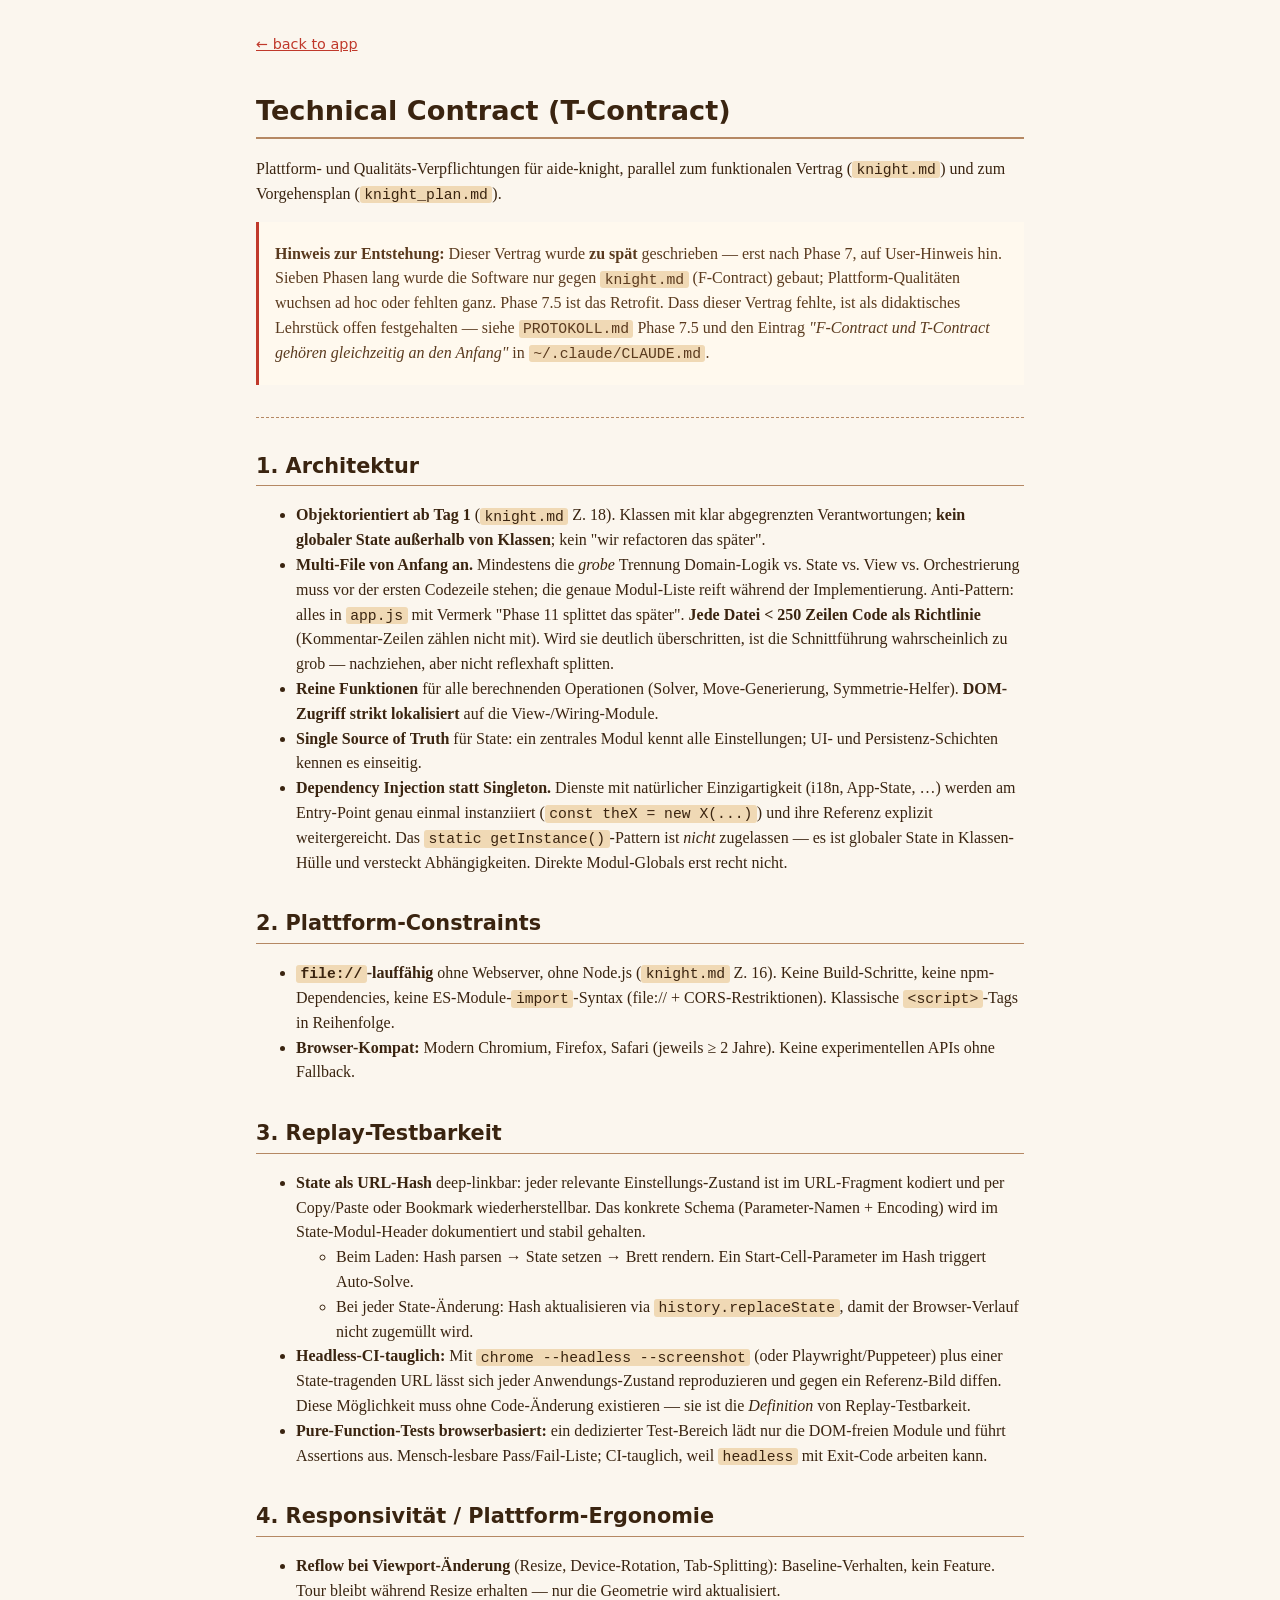
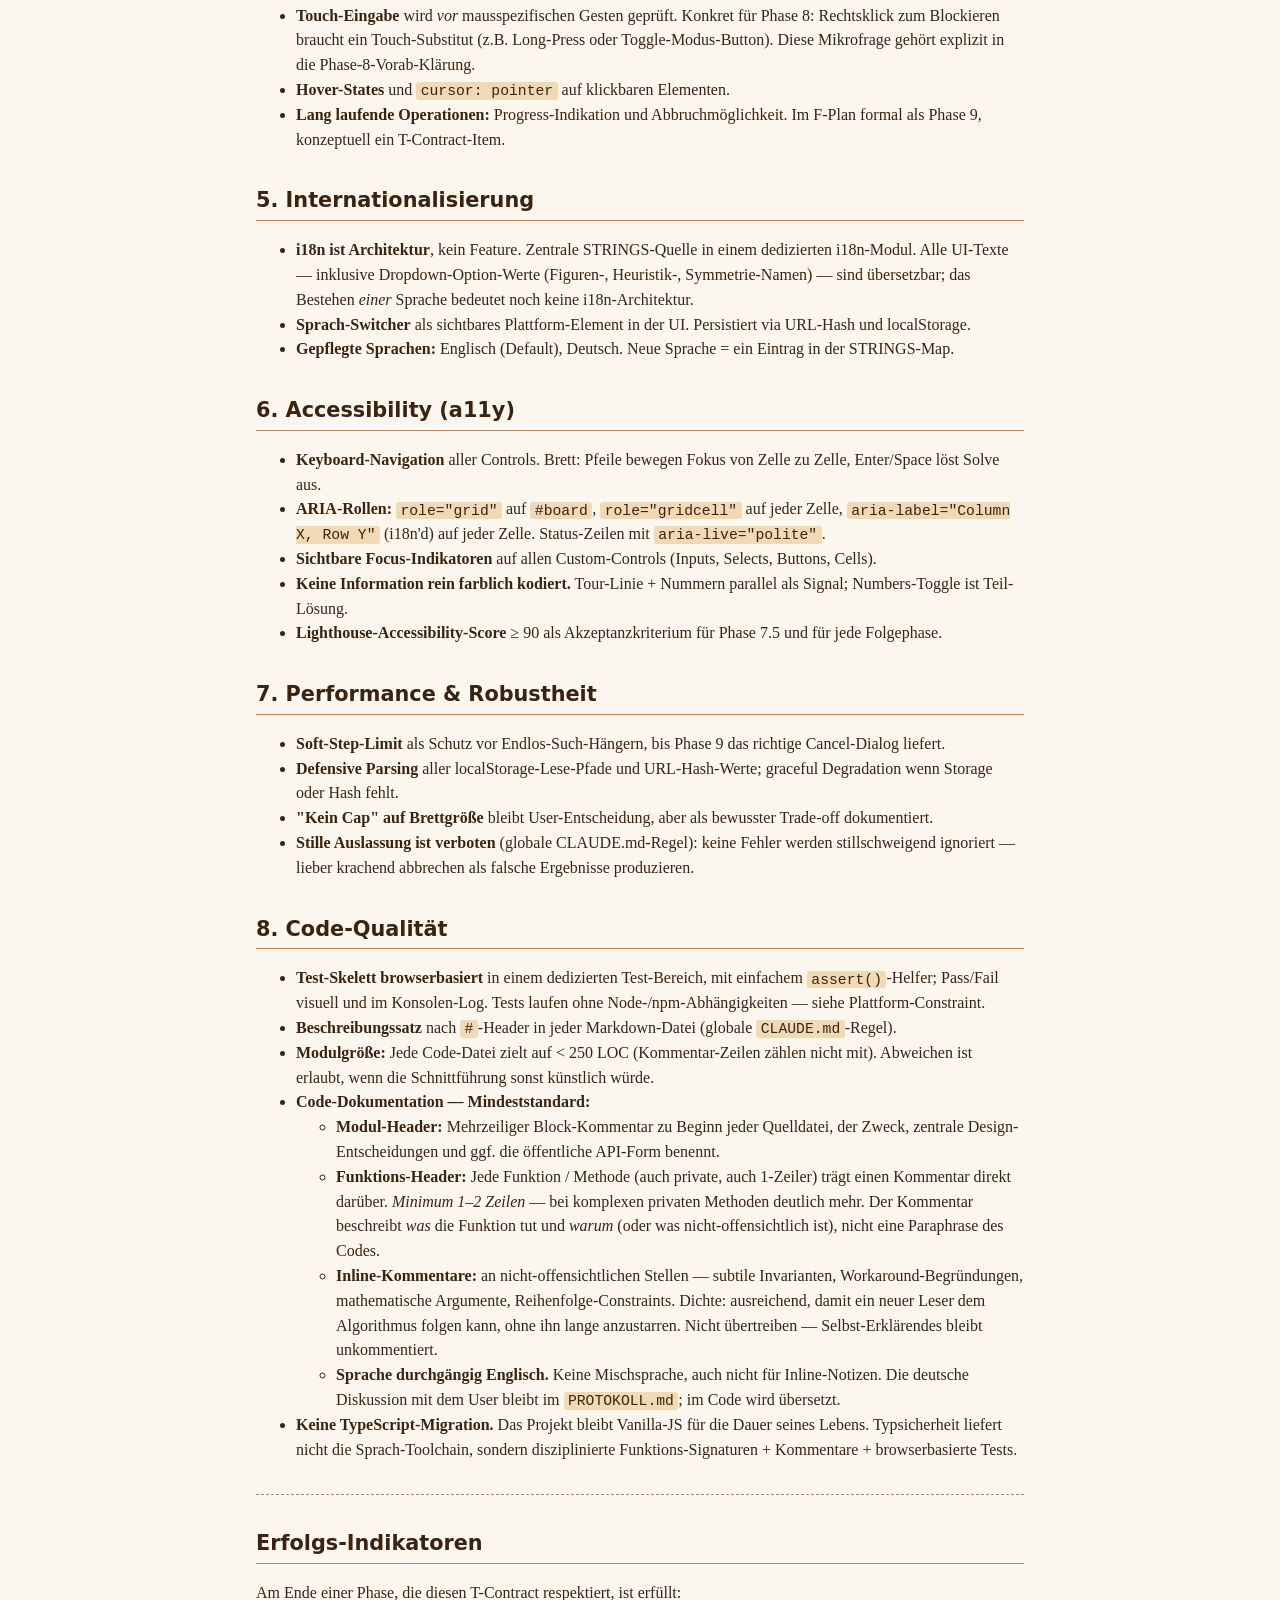
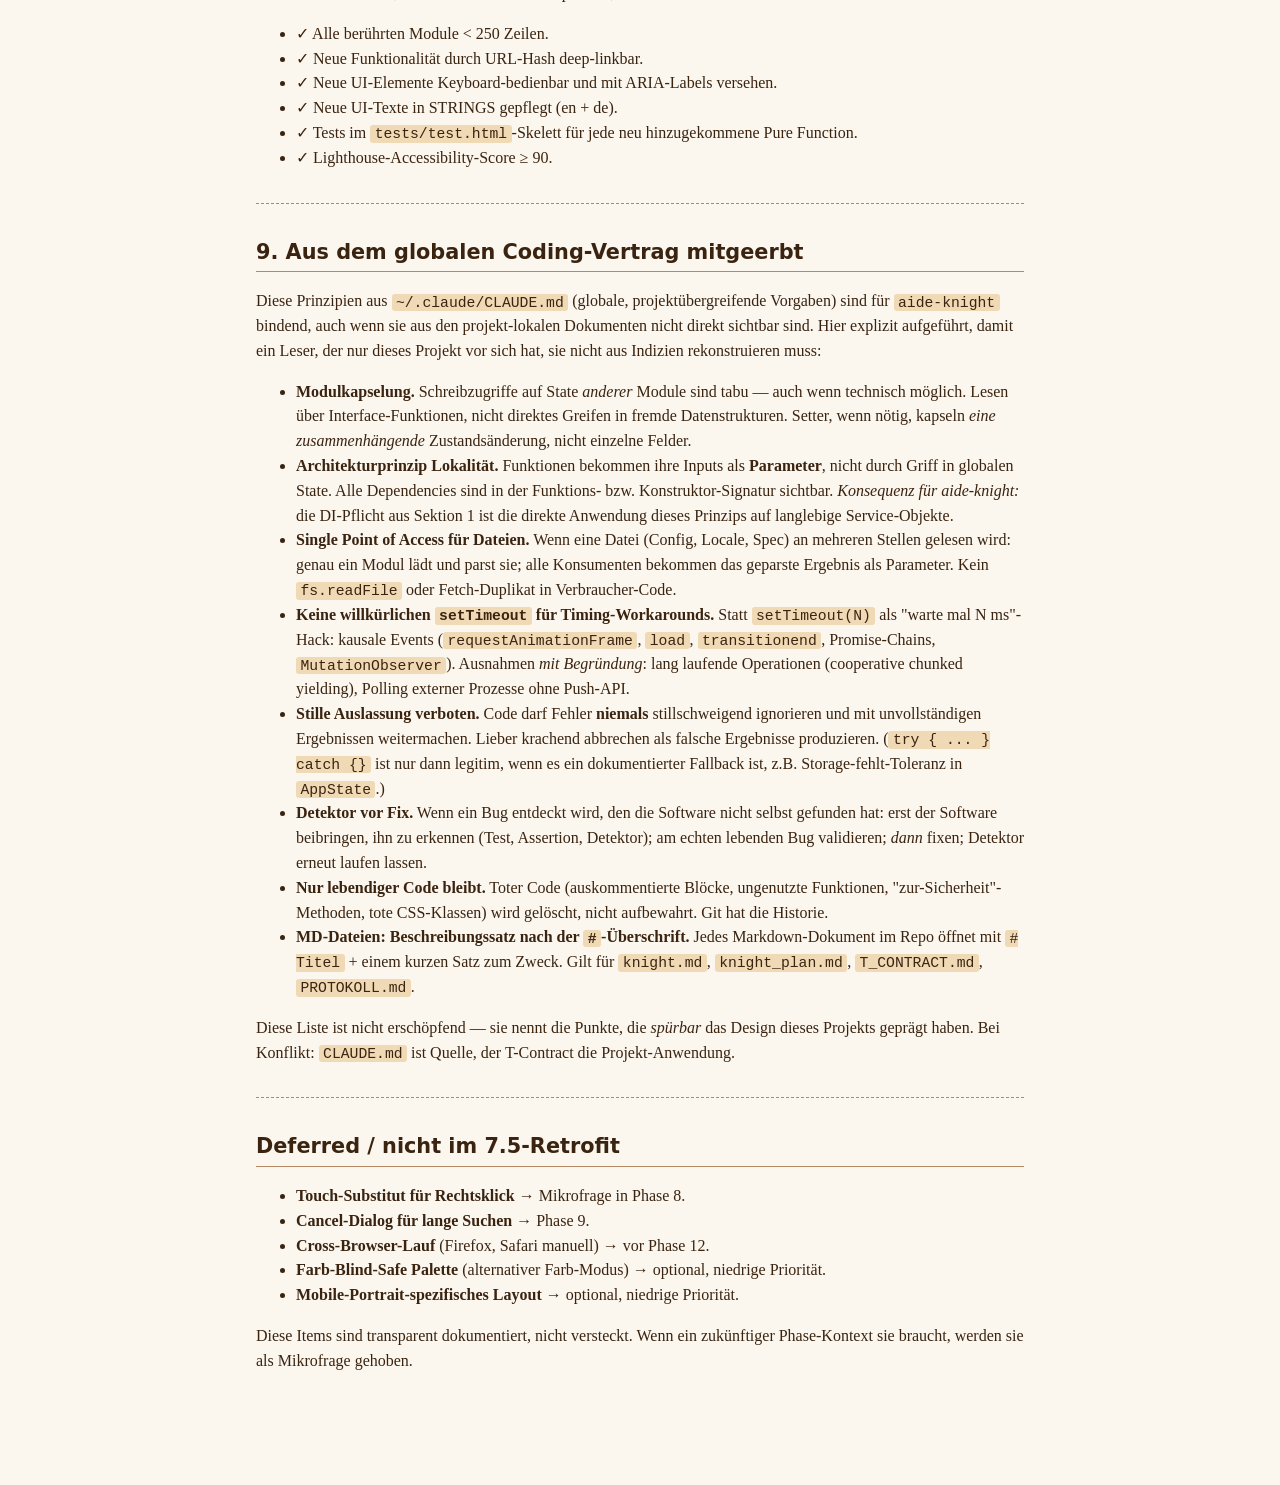
<file: T_CONTRACT.html>
<!DOCTYPE html>
<html lang="de">
<head>
<meta charset="UTF-8">
<meta name="viewport" content="width=device-width, initial-scale=1.0">
<title>T_CONTRACT</title>
<style>
:root {
  --color-light:  #f0d9b5;
  --color-dark:   #b58863;
  --color-ink:    #3a2410;
  --color-accent: #c0392b;
}
body {
  font-family: Georgia, 'Times New Roman', serif;
  color: var(--color-ink);
  background: #fbf6ee;
  max-width: 48rem;
  margin: 2rem auto;
  padding: 0 1.5rem 4rem;
  line-height: 1.55;
}
h1, h2, h3, h4 { font-family: system-ui, -apple-system, sans-serif; }
h1 { font-size: 1.7rem; border-bottom: 2px solid var(--color-dark); padding-bottom: 0.3rem; }
h2 { font-size: 1.3rem; margin-top: 2rem; border-bottom: 1px solid var(--color-dark); padding-bottom: 0.2rem; }
h3 { font-size: 1.1rem; margin-top: 1.6rem; }
h4 { font-size: 1rem; margin-top: 1.2rem; }
a { color: var(--color-accent); }
a:hover { text-decoration: none; }
code {
  font-family: ui-monospace, SFMono-Regular, Menlo, monospace;
  background: var(--color-light);
  padding: 0.05em 0.3em;
  border-radius: 3px;
  font-size: 0.92em;
}
pre {
  background: var(--color-light);
  padding: 0.8rem 1rem;
  border-radius: 4px;
  overflow-x: auto;
  border-left: 3px solid var(--color-dark);
}
pre code { background: transparent; padding: 0; }
blockquote {
  border-left: 3px solid var(--color-accent);
  margin: 1rem 0;
  padding: 0.2rem 1rem;
  color: #5a3a1e;
  background: #fff9ee;
}
table { border-collapse: collapse; margin: 1rem 0; }
th, td { border: 1px solid var(--color-dark); padding: 0.3rem 0.7rem; text-align: left; }
th { background: var(--color-light); }
img { max-width: 100%; height: auto; border: 1px solid var(--color-dark); }
hr { border: none; border-top: 1px dashed var(--color-dark); margin: 2rem 0; }
.nav-back {
  display: inline-block;
  margin-bottom: 1rem;
  font-family: system-ui, sans-serif;
  font-size: 0.9rem;
}
</style>
</head>
<body>
<a class="nav-back" href="index.html">← back to app</a>
<h1 id="technical-contract-t-contract">Technical Contract (T-Contract)</h1>
<p>Plattform- und Qualitäts-Verpflichtungen für aide-knight, parallel zum funktionalen Vertrag (<code>knight.md</code>) und zum Vorgehensplan (<code>knight_plan.md</code>).</p>
<blockquote>
<p><strong>Hinweis zur Entstehung:</strong> Dieser Vertrag wurde <strong>zu spät</strong> geschrieben — erst nach Phase 7, auf User-Hinweis hin. Sieben Phasen lang wurde die Software nur gegen <code>knight.md</code> (F-Contract) gebaut; Plattform-Qualitäten wuchsen ad hoc oder fehlten ganz. Phase 7.5 ist das Retrofit. Dass dieser Vertrag fehlte, ist als didaktisches Lehrstück offen festgehalten — siehe <code>PROTOKOLL.md</code> Phase 7.5 und den Eintrag <em>&quot;F-Contract und T-Contract gehören gleichzeitig an den Anfang&quot;</em> in <code>~/.claude/CLAUDE.md</code>.</p>
</blockquote>
<hr>
<h2 id="1-architektur">1. Architektur</h2>
<ul>
<li><strong>Objektorientiert ab Tag 1</strong> (<code>knight.md</code> Z. 18). Klassen mit klar abgegrenzten Verantwortungen; <strong>kein globaler State außerhalb von Klassen</strong>; kein &quot;wir refactoren das später&quot;.</li>
<li><strong>Multi-File von Anfang an.</strong> Mindestens die <em>grobe</em> Trennung Domain-Logik vs. State vs. View vs. Orchestrierung muss vor der ersten Codezeile stehen; die genaue Modul-Liste reift während der Implementierung. Anti-Pattern: alles in <code>app.js</code> mit Vermerk &quot;Phase 11 splittet das später&quot;. <strong>Jede Datei &lt; 250 Zeilen Code als Richtlinie</strong> (Kommentar-Zeilen zählen nicht mit). Wird sie deutlich überschritten, ist die Schnittführung wahrscheinlich zu grob — nachziehen, aber nicht reflexhaft splitten.</li>
<li><strong>Reine Funktionen</strong> für alle berechnenden Operationen (Solver, Move-Generierung, Symmetrie-Helfer). <strong>DOM-Zugriff strikt lokalisiert</strong> auf die View-/Wiring-Module.</li>
<li><strong>Single Source of Truth</strong> für State: ein zentrales Modul kennt alle Einstellungen; UI- und Persistenz-Schichten kennen es einseitig.</li>
<li><strong>Dependency Injection statt Singleton.</strong> Dienste mit natürlicher Einzigartigkeit (i18n, App-State, …) werden am Entry-Point genau einmal instanziiert (<code>const theX = new X(...)</code>) und ihre Referenz explizit weitergereicht. Das <code>static getInstance()</code>-Pattern ist <em>nicht</em> zugelassen — es ist globaler State in Klassen-Hülle und versteckt Abhängigkeiten. Direkte Modul-Globals erst recht nicht.</li>
</ul>
<h2 id="2-plattform-constraints">2. Plattform-Constraints</h2>
<ul>
<li><strong><code>file://</code>-lauffähig</strong> ohne Webserver, ohne Node.js (<code>knight.md</code> Z. 16). Keine Build-Schritte, keine npm-Dependencies, keine ES-Module-<code>import</code>-Syntax (file:// + CORS-Restriktionen). Klassische <code>&lt;script&gt;</code>-Tags in Reihenfolge.</li>
<li><strong>Browser-Kompat:</strong> Modern Chromium, Firefox, Safari (jeweils ≥ 2 Jahre). Keine experimentellen APIs ohne Fallback.</li>
</ul>
<h2 id="3-replay-testbarkeit">3. Replay-Testbarkeit</h2>
<ul>
<li><strong>State als URL-Hash</strong> deep-linkbar: jeder relevante Einstellungs-Zustand ist im URL-Fragment kodiert und per Copy/Paste oder Bookmark wiederherstellbar. Das konkrete Schema (Parameter-Namen + Encoding) wird im State-Modul-Header dokumentiert und stabil gehalten.
<ul>
<li>Beim Laden: Hash parsen → State setzen → Brett rendern. Ein Start-Cell-Parameter im Hash triggert Auto-Solve.</li>
<li>Bei jeder State-Änderung: Hash aktualisieren via <code>history.replaceState</code>, damit der Browser-Verlauf nicht zugemüllt wird.</li>
</ul>
</li>
<li><strong>Headless-CI-tauglich:</strong> Mit <code>chrome --headless --screenshot</code> (oder Playwright/Puppeteer) plus einer State-tragenden URL lässt sich jeder Anwendungs-Zustand reproduzieren und gegen ein Referenz-Bild diffen. Diese Möglichkeit muss ohne Code-Änderung existieren — sie ist die <em>Definition</em> von Replay-Testbarkeit.</li>
<li><strong>Pure-Function-Tests browserbasiert:</strong> ein dedizierter Test-Bereich lädt nur die DOM-freien Module und führt Assertions aus. Mensch-lesbare Pass/Fail-Liste; CI-tauglich, weil <code>headless</code> mit Exit-Code arbeiten kann.</li>
</ul>
<h2 id="4-responsivität--plattform-ergonomie">4. Responsivität / Plattform-Ergonomie</h2>
<ul>
<li><strong>Reflow bei Viewport-Änderung</strong> (Resize, Device-Rotation, Tab-Splitting): Baseline-Verhalten, kein Feature. Tour bleibt während Resize erhalten — nur die Geometrie wird aktualisiert.</li>
<li><strong>Touch-Eingabe</strong> wird <em>vor</em> mausspezifischen Gesten geprüft. Konkret für Phase 8: Rechtsklick zum Blockieren braucht ein Touch-Substitut (z.B. Long-Press oder Toggle-Modus-Button). Diese Mikrofrage gehört explizit in die Phase-8-Vorab-Klärung.</li>
<li><strong>Hover-States</strong> und <code>cursor: pointer</code> auf klickbaren Elementen.</li>
<li><strong>Lang laufende Operationen:</strong> Progress-Indikation und Abbruchmöglichkeit. Im F-Plan formal als Phase 9, konzeptuell ein T-Contract-Item.</li>
</ul>
<h2 id="5-internationalisierung">5. Internationalisierung</h2>
<ul>
<li><strong>i18n ist Architektur</strong>, kein Feature. Zentrale STRINGS-Quelle in einem dedizierten i18n-Modul. Alle UI-Texte — inklusive Dropdown-Option-Werte (Figuren-, Heuristik-, Symmetrie-Namen) — sind übersetzbar; das Bestehen <em>einer</em> Sprache bedeutet noch keine i18n-Architektur.</li>
<li><strong>Sprach-Switcher</strong> als sichtbares Plattform-Element in der UI. Persistiert via URL-Hash und localStorage.</li>
<li><strong>Gepflegte Sprachen:</strong> Englisch (Default), Deutsch. Neue Sprache = ein Eintrag in der STRINGS-Map.</li>
</ul>
<h2 id="6-accessibility-a11y">6. Accessibility (a11y)</h2>
<ul>
<li><strong>Keyboard-Navigation</strong> aller Controls. Brett: Pfeile bewegen Fokus von Zelle zu Zelle, Enter/Space löst Solve aus.</li>
<li><strong>ARIA-Rollen:</strong> <code>role=&quot;grid&quot;</code> auf <code>#board</code>, <code>role=&quot;gridcell&quot;</code> auf jeder Zelle, <code>aria-label=&quot;Column X, Row Y&quot;</code> (i18n'd) auf jeder Zelle. Status-Zeilen mit <code>aria-live=&quot;polite&quot;</code>.</li>
<li><strong>Sichtbare Focus-Indikatoren</strong> auf allen Custom-Controls (Inputs, Selects, Buttons, Cells).</li>
<li><strong>Keine Information rein farblich kodiert.</strong> Tour-Linie + Nummern parallel als Signal; Numbers-Toggle ist Teil-Lösung.</li>
<li><strong>Lighthouse-Accessibility-Score</strong> ≥ 90 als Akzeptanzkriterium für Phase 7.5 und für jede Folgephase.</li>
</ul>
<h2 id="7-performance--robustheit">7. Performance &amp; Robustheit</h2>
<ul>
<li><strong>Soft-Step-Limit</strong> als Schutz vor Endlos-Such-Hängern, bis Phase 9 das richtige Cancel-Dialog liefert.</li>
<li><strong>Defensive Parsing</strong> aller localStorage-Lese-Pfade und URL-Hash-Werte; graceful Degradation wenn Storage oder Hash fehlt.</li>
<li><strong>&quot;Kein Cap&quot; auf Brettgröße</strong> bleibt User-Entscheidung, aber als bewusster Trade-off dokumentiert.</li>
<li><strong>Stille Auslassung ist verboten</strong> (globale CLAUDE.md-Regel): keine Fehler werden stillschweigend ignoriert — lieber krachend abbrechen als falsche Ergebnisse produzieren.</li>
</ul>
<h2 id="8-code-qualität">8. Code-Qualität</h2>
<ul>
<li><strong>Test-Skelett browserbasiert</strong> in einem dedizierten Test-Bereich, mit einfachem <code>assert()</code>-Helfer; Pass/Fail visuell und im Konsolen-Log. Tests laufen ohne Node-/npm-Abhängigkeiten — siehe Plattform-Constraint.</li>
<li><strong>Beschreibungssatz</strong> nach <code>#</code>-Header in jeder Markdown-Datei (globale <code>CLAUDE.md</code>-Regel).</li>
<li><strong>Modulgröße:</strong> Jede Code-Datei zielt auf &lt; 250 LOC (Kommentar-Zeilen zählen nicht mit). Abweichen ist erlaubt, wenn die Schnittführung sonst künstlich würde.</li>
<li><strong>Code-Dokumentation — Mindeststandard:</strong>
<ul>
<li><strong>Modul-Header:</strong> Mehrzeiliger Block-Kommentar zu Beginn jeder Quelldatei, der Zweck, zentrale Design-Entscheidungen und ggf. die öffentliche API-Form benennt.</li>
<li><strong>Funktions-Header:</strong> Jede Funktion / Methode (auch private, auch 1-Zeiler) trägt einen Kommentar direkt darüber. <em>Minimum 1–2 Zeilen</em> — bei komplexen privaten Methoden deutlich mehr. Der Kommentar beschreibt <em>was</em> die Funktion tut und <em>warum</em> (oder was nicht-offensichtlich ist), nicht eine Paraphrase des Codes.</li>
<li><strong>Inline-Kommentare:</strong> an nicht-offensichtlichen Stellen — subtile Invarianten, Workaround-Begründungen, mathematische Argumente, Reihenfolge-Constraints. Dichte: ausreichend, damit ein neuer Leser dem Algorithmus folgen kann, ohne ihn lange anzustarren. Nicht übertreiben — Selbst-Erklärendes bleibt unkommentiert.</li>
<li><strong>Sprache durchgängig Englisch.</strong> Keine Mischsprache, auch nicht für Inline-Notizen. Die deutsche Diskussion mit dem User bleibt im <code>PROTOKOLL.md</code>; im Code wird übersetzt.</li>
</ul>
</li>
<li><strong>Keine TypeScript-Migration.</strong> Das Projekt bleibt Vanilla-JS für die Dauer seines Lebens. Typsicherheit liefert nicht die Sprach-Toolchain, sondern disziplinierte Funktions-Signaturen + Kommentare + browserbasierte Tests.</li>
</ul>
<hr>
<h2 id="erfolgs-indikatoren">Erfolgs-Indikatoren</h2>
<p>Am Ende einer Phase, die diesen T-Contract respektiert, ist erfüllt:</p>
<ul>
<li>✓ Alle berührten Module &lt; 250 Zeilen.</li>
<li>✓ Neue Funktionalität durch URL-Hash deep-linkbar.</li>
<li>✓ Neue UI-Elemente Keyboard-bedienbar und mit ARIA-Labels versehen.</li>
<li>✓ Neue UI-Texte in STRINGS gepflegt (en + de).</li>
<li>✓ Tests im <code>tests/test.html</code>-Skelett für jede neu hinzugekommene Pure Function.</li>
<li>✓ Lighthouse-Accessibility-Score ≥ 90.</li>
</ul>
<hr>
<h2 id="9-aus-dem-globalen-coding-vertrag-mitgeerbt">9. Aus dem globalen Coding-Vertrag mitgeerbt</h2>
<p>Diese Prinzipien aus <code>~/.claude/CLAUDE.md</code> (globale, projektübergreifende Vorgaben) sind für <code>aide-knight</code> bindend, auch wenn sie aus den projekt-lokalen Dokumenten nicht direkt sichtbar sind. Hier explizit aufgeführt, damit ein Leser, der nur dieses Projekt vor sich hat, sie nicht aus Indizien rekonstruieren muss:</p>
<ul>
<li><strong>Modulkapselung.</strong> Schreibzugriffe auf State <em>anderer</em> Module sind tabu — auch wenn technisch möglich. Lesen über Interface-Funktionen, nicht direktes Greifen in fremde Datenstrukturen. Setter, wenn nötig, kapseln <em>eine zusammenhängende</em> Zustandsänderung, nicht einzelne Felder.</li>
<li><strong>Architekturprinzip Lokalität.</strong> Funktionen bekommen ihre Inputs als <strong>Parameter</strong>, nicht durch Griff in globalen State. Alle Dependencies sind in der Funktions- bzw. Konstruktor-Signatur sichtbar. <em>Konsequenz für aide-knight:</em> die DI-Pflicht aus Sektion 1 ist die direkte Anwendung dieses Prinzips auf langlebige Service-Objekte.</li>
<li><strong>Single Point of Access für Dateien.</strong> Wenn eine Datei (Config, Locale, Spec) an mehreren Stellen gelesen wird: genau ein Modul lädt und parst sie; alle Konsumenten bekommen das geparste Ergebnis als Parameter. Kein <code>fs.readFile</code> oder Fetch-Duplikat in Verbraucher-Code.</li>
<li><strong>Keine willkürlichen <code>setTimeout</code> für Timing-Workarounds.</strong> Statt <code>setTimeout(N)</code> als &quot;warte mal N ms&quot;-Hack: kausale Events (<code>requestAnimationFrame</code>, <code>load</code>, <code>transitionend</code>, Promise-Chains, <code>MutationObserver</code>). Ausnahmen <em>mit Begründung</em>: lang laufende Operationen (cooperative chunked yielding), Polling externer Prozesse ohne Push-API.</li>
<li><strong>Stille Auslassung verboten.</strong> Code darf Fehler <strong>niemals</strong> stillschweigend ignorieren und mit unvollständigen Ergebnissen weitermachen. Lieber krachend abbrechen als falsche Ergebnisse produzieren. (<code>try { ... } catch {}</code> ist nur dann legitim, wenn es ein dokumentierter Fallback ist, z.B. Storage-fehlt-Toleranz in <code>AppState</code>.)</li>
<li><strong>Detektor vor Fix.</strong> Wenn ein Bug entdeckt wird, den die Software nicht selbst gefunden hat: erst der Software beibringen, ihn zu erkennen (Test, Assertion, Detektor); am echten lebenden Bug validieren; <em>dann</em> fixen; Detektor erneut laufen lassen.</li>
<li><strong>Nur lebendiger Code bleibt.</strong> Toter Code (auskommentierte Blöcke, ungenutzte Funktionen, &quot;zur-Sicherheit&quot;-Methoden, tote CSS-Klassen) wird gelöscht, nicht aufbewahrt. Git hat die Historie.</li>
<li><strong>MD-Dateien: Beschreibungssatz nach der <code>#</code>-Überschrift.</strong> Jedes Markdown-Dokument im Repo öffnet mit <code># Titel</code> + einem kurzen Satz zum Zweck. Gilt für <code>knight.md</code>, <code>knight_plan.md</code>, <code>T_CONTRACT.md</code>, <code>PROTOKOLL.md</code>.</li>
</ul>
<p>Diese Liste ist nicht erschöpfend — sie nennt die Punkte, die <em>spürbar</em> das Design dieses Projekts geprägt haben. Bei Konflikt: <code>CLAUDE.md</code> ist Quelle, der T-Contract die Projekt-Anwendung.</p>
<hr>
<h2 id="deferred--nicht-im-75-retrofit">Deferred / nicht im 7.5-Retrofit</h2>
<ul>
<li><strong>Touch-Substitut für Rechtsklick</strong> → Mikrofrage in Phase 8.</li>
<li><strong>Cancel-Dialog für lange Suchen</strong> → Phase 9.</li>
<li><strong>Cross-Browser-Lauf</strong> (Firefox, Safari manuell) → vor Phase 12.</li>
<li><strong>Farb-Blind-Safe Palette</strong> (alternativer Farb-Modus) → optional, niedrige Priorität.</li>
<li><strong>Mobile-Portrait-spezifisches Layout</strong> → optional, niedrige Priorität.</li>
</ul>
<p>Diese Items sind transparent dokumentiert, nicht versteckt. Wenn ein zukünftiger Phase-Kontext sie braucht, werden sie als Mikrofrage gehoben.</p>

</body>
</html>
</file>
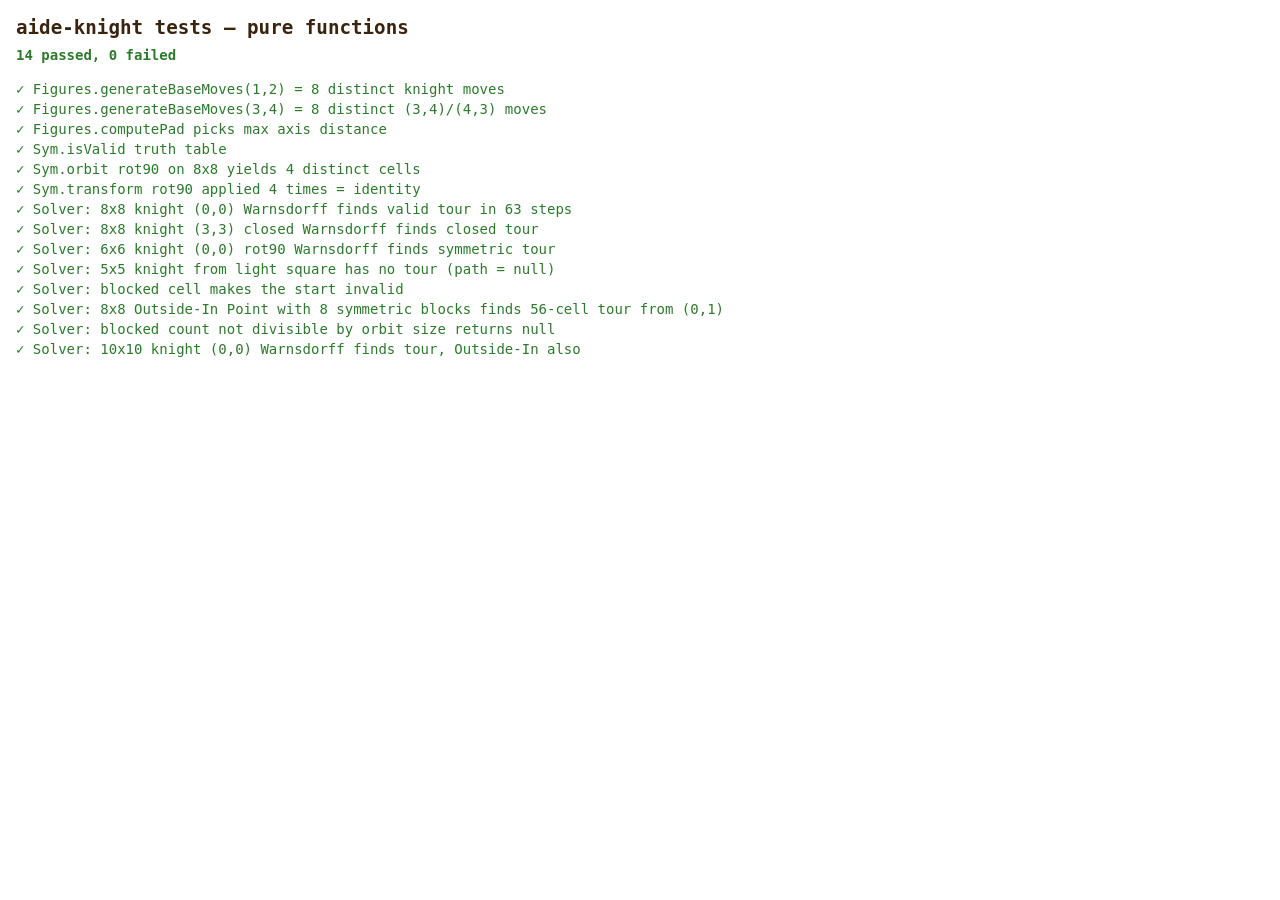
<file: tests/test.html>
<!DOCTYPE html>
<html lang="en">
<head>
  <meta charset="UTF-8">
  <title>aide-knight tests</title>
  <style>
    body { font: 14px ui-monospace, SFMono-Regular, Menlo, monospace; margin: 1rem; color: #3a2410; }
    h1 { font-size: 1.2rem; margin: 0 0 0.5rem; }
    #summary { margin: 0 0 1rem; font-weight: bold; }
    #summary.pass { color: #2d7a2d; }
    #summary.fail { color: #b03030; }
    #out > div { padding: 2px 0; }
    #out .pass { color: #2d7a2d; }
    #out .fail { color: #b03030; }
    #out .fail .where { color: #777; font-size: 0.85em; }
  </style>
</head>
<body>
  <h1>aide-knight tests — pure functions</h1>
  <p id="summary">running…</p>
  <div id="out"></div>

  <!-- Only pure modules: no DOM dependencies. -->
  <script src="../js/figures.js"></script>
  <script src="../js/sym.js"></script>
  <script src="../js/solver.js"></script>
  <script src="tests.js"></script>
</body>
</html>
</file>
<file: style.css>
/* Knight's Tour — chessboard + tour rendering.
   Colours follow the classic chess scheme (chess.com / lichess defaults).
   Single ink colour for all text — keeps numbers legible on both field
   shades. Tour line is drawn on an SVG overlay above the grid. */

:root {
  --board-cell:    60px;
  --color-light:   #f0d9b5;
  --color-dark:    #b58863;
  --color-ink:     #3a2410;
  --color-border:  #3a2410;
  --color-accent:        #c0392b;  /* tour line, stop button, focus ring on cells */
  --color-accent-shadow: #8a2618;  /* darker variant for borders/contrast */
}

body {
  font-family: system-ui, -apple-system, sans-serif;
  color: var(--color-ink);
  margin: 2rem;
}

h1 {
  font-size: 1.4rem;
  margin: 0 0 1rem;
  cursor: pointer;  /* signals 'click to reset' affordance (tooltip explains) */
  user-select: none;
  width: max-content;  /* so the clickable surface matches the visible text */
}

#controls, #controls2, #controls3 {
  margin-bottom: 0.6rem;
  display: flex;
  gap: 1rem;
  flex-wrap: wrap;
  font-family: ui-monospace, SFMono-Regular, Menlo, monospace;
}
#controls3 {
  margin-bottom: 1rem;
}

#controls label, #controls2 label, #controls3 label {
  display: inline-flex;
  align-items: center;
  gap: 0.4rem;
  font-size: 0.95rem;
}
#controls3 label { cursor: pointer; }

#controls input, #controls2 select {
  padding: 0.2rem 0.4rem;
  font: inherit;
  color: var(--color-ink);
}
#controls input {
  width: 5rem;
}

#controls2 button {
  padding: 0.25rem 0.7rem;
  font: inherit;
  color: var(--color-ink);
  background: var(--color-light);
  border: 1px solid var(--color-border);
  border-radius: 3px;
  cursor: pointer;
}
#controls2 button:hover { filter: brightness(1.05); }

#board {
  position: relative;
  z-index: 0;  /* form a stacking context: tour line above cells, numbers above line */
  display: grid;
  /* grid dimensions and width/height set inline by JS (see buildBoard) */
  border: 2px solid var(--color-border);
}

.cell {
  position: relative;
  cursor: pointer;
  transition: filter 0.1s;
}
.cell:hover { filter: brightness(1.07); }

.cell.light { background: var(--color-light); }
.cell.dark  { background: var(--color-dark);  }

/* Blocked cells: solid dark grey with a diagonal hatch overlay. Comes
   after .light/.dark so its specificity-equal rule wins by source order. */
.cell.blocked {
  background-color: #4a4a4a;
  background-image: repeating-linear-gradient(
    45deg,
    transparent 0,
    transparent 4px,
    rgba(255, 255, 255, 0.18) 4px,
    rgba(255, 255, 255, 0.18) 8px
  );
  cursor: not-allowed;
}

.num {
  position: absolute;
  inset: 0;
  z-index: 2;
  /* display toggled via --num-display; flex for centering when shown */
  display: var(--num-display, flex);
  align-items: center;
  justify-content: center;
  font-family: ui-monospace, SFMono-Regular, Menlo, monospace;
  font-size: calc(var(--board-cell) * 0.32);
  color: var(--color-ink);
  pointer-events: none;
}

#overlay {
  position: absolute;
  inset: 0;
  z-index: 1;
  /* display toggled via --overlay-display; block when shown */
  display: var(--overlay-display, block);
  width: 100%;
  height: 100%;
  pointer-events: none;
}

#search-controls {
  margin-top: 0.6rem;
  min-height: 1.8rem;  /* reserve space so the layout doesn't jump when buttons toggle */
  display: flex;
  gap: 0.6rem;
}
#stop-btn, #sensitivity-btn {
  padding: 0.25rem 0.9rem;
  font-family: ui-monospace, SFMono-Regular, Menlo, monospace;
  font-size: 0.95rem;
  border-radius: 3px;
  cursor: pointer;
}
#stop-btn {
  color: #fff;
  background: var(--color-accent);
  border: 1px solid var(--color-accent-shadow);
}
#sensitivity-btn {
  color: var(--color-ink);
  background: var(--color-light);
  border: 1px solid var(--color-border);
}
#stop-btn:hover, #sensitivity-btn:hover { filter: brightness(1.06); }

.cell .num.sens { font-size: calc(var(--board-cell) * 0.28); }

#status, #status2 {
  margin-top: 0.3rem;
  font-family: ui-monospace, SFMono-Regular, Menlo, monospace;
  font-size: 1rem;
  color: var(--color-ink);
}

#footer-links {
  margin-top: 1.2rem;
  font-size: 0.9rem;
  color: var(--color-ink);
}
#footer-links a { color: var(--color-accent); }
#footer-links .sep { margin: 0 0.4rem; color: var(--color-border); }

/* a11y: visible focus ring on keyboard navigation. :focus-visible only
   activates for keyboard or otherwise-keyboard-equivalent focus, so mouse
   clicks don't leave a lingering outline. z-index lifts it above numbers. */
.cell:focus-visible {
  outline: 3px solid var(--color-accent);
  outline-offset: -3px;
  z-index: 3;
}
#controls input:focus-visible,
#controls select:focus-visible,
#controls2 select:focus-visible,
#controls2 button:focus-visible,
#controls3 select:focus-visible,
#controls3 input[type="checkbox"]:focus-visible,
#search-controls button:focus-visible {
  outline: 2px solid var(--color-ink);
  outline-offset: 2px;
}
</file>
